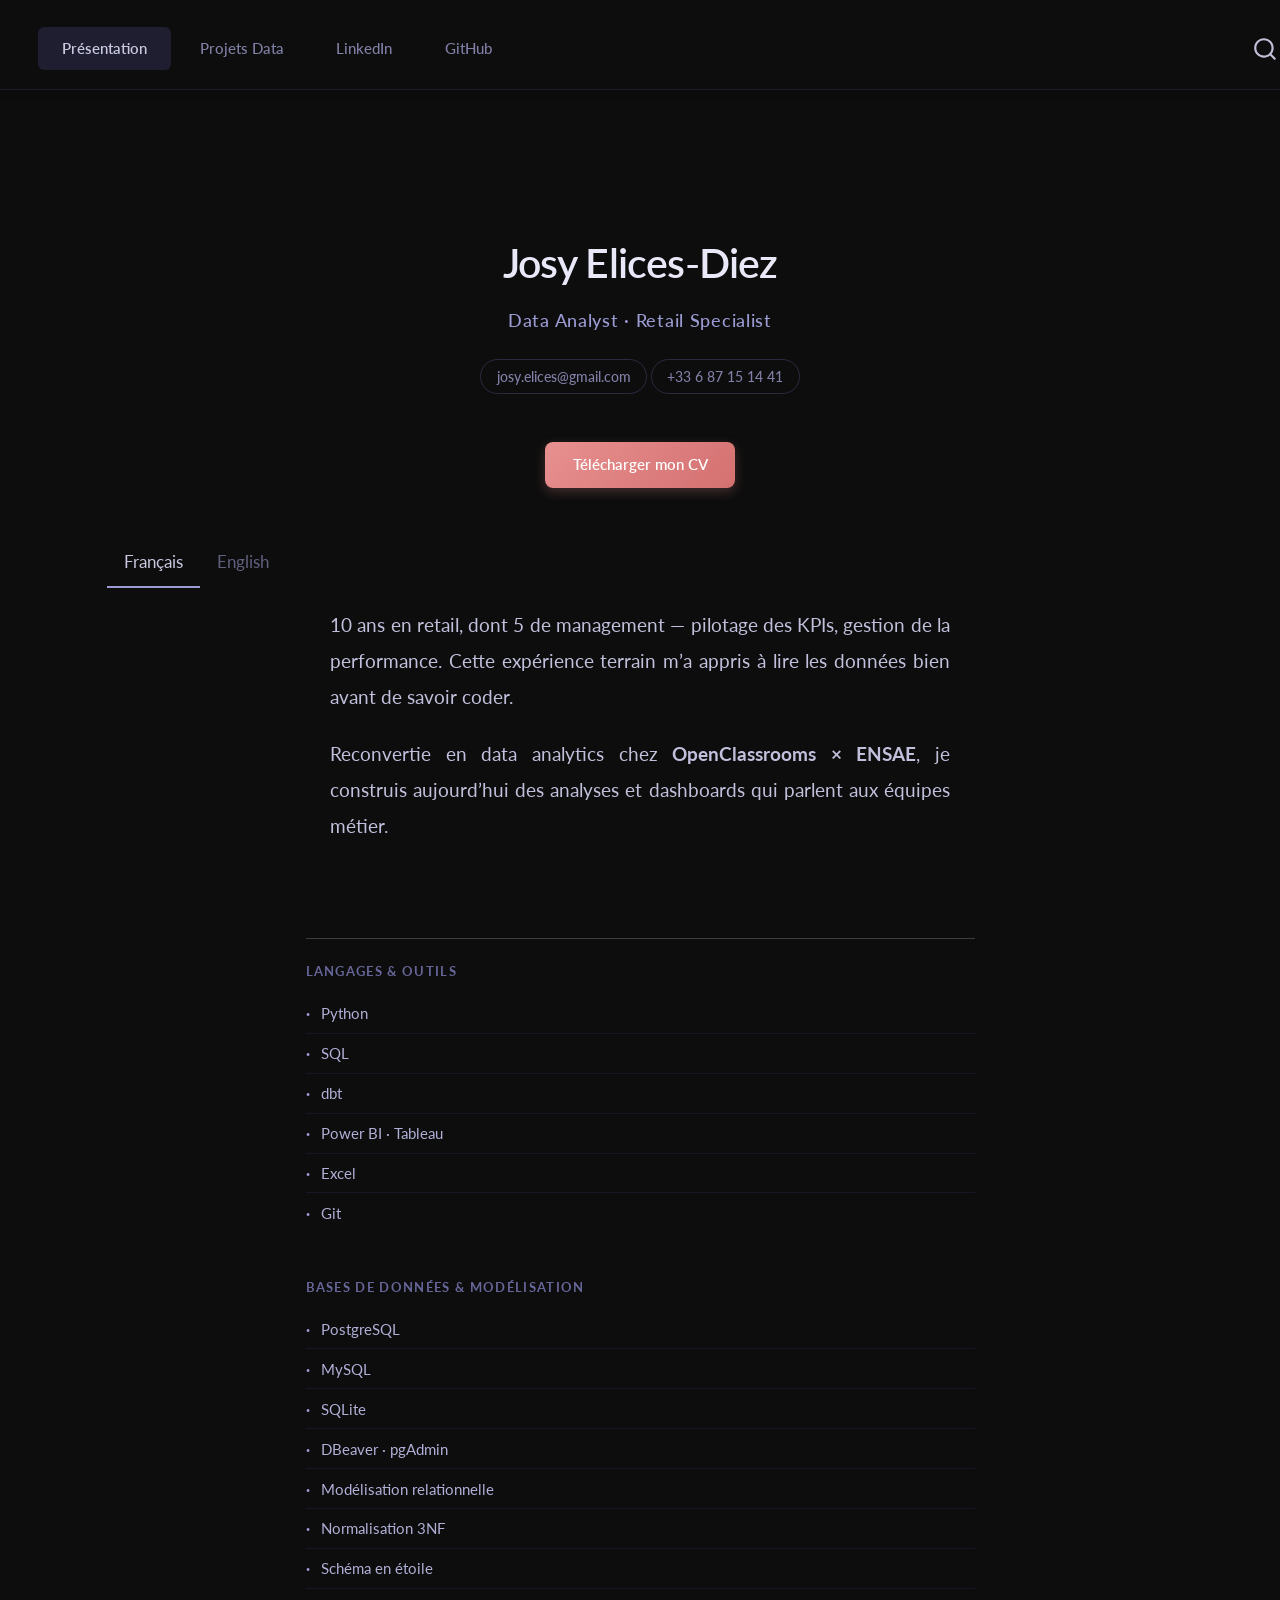
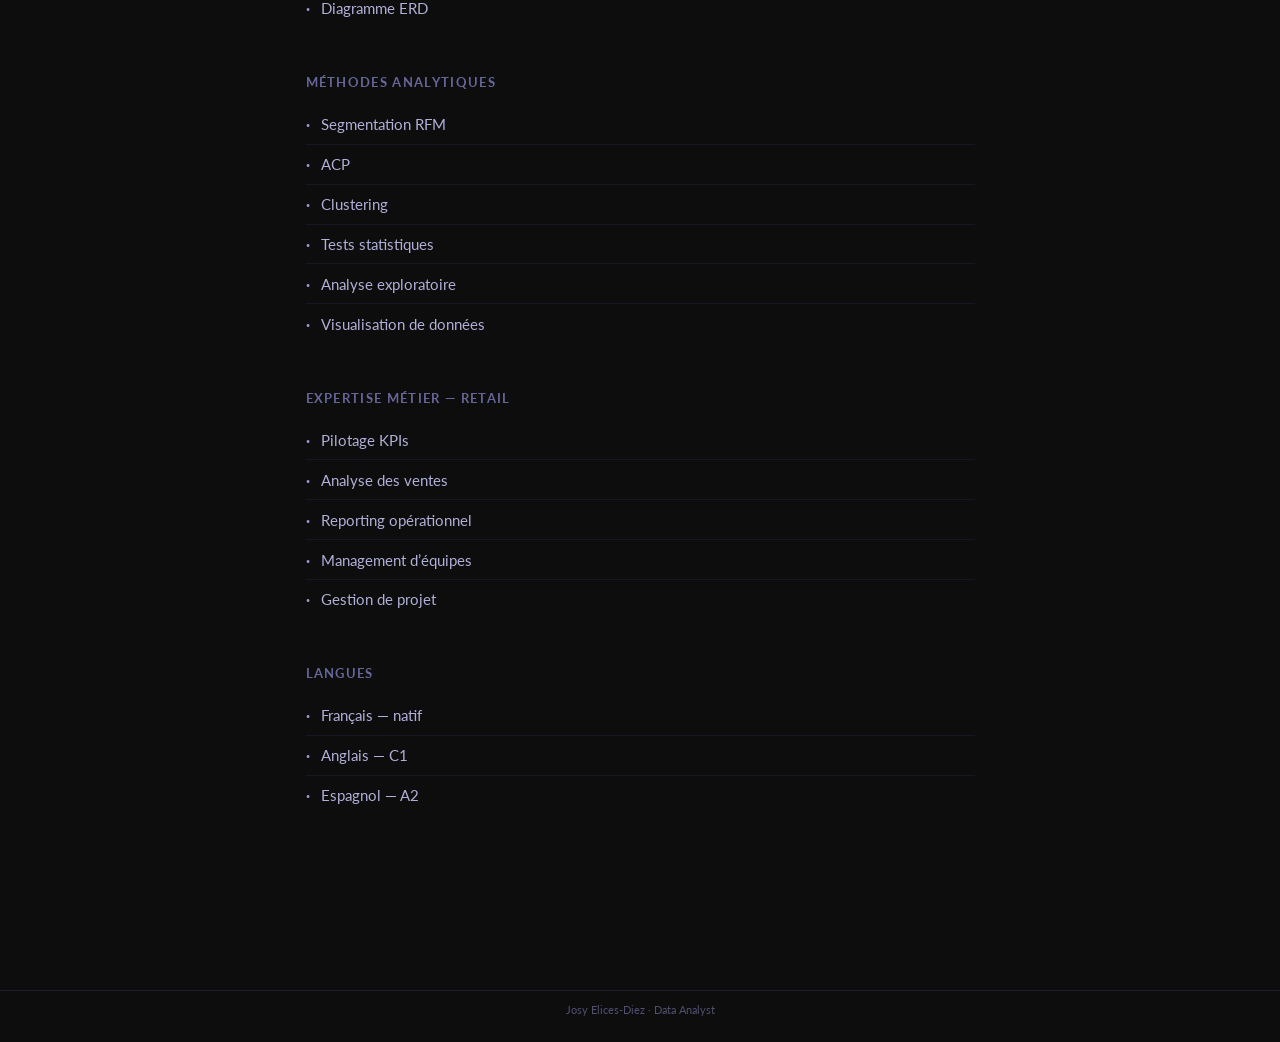
<file: docs/index.html>
<!DOCTYPE html>
<html xmlns="http://www.w3.org/1999/xhtml" lang="en" xml:lang="en"><head>

<meta charset="utf-8">
<meta name="generator" content="quarto-1.9.37">

<meta name="viewport" content="width=device-width, initial-scale=1.0, user-scalable=yes">


<title>PORTFOLIO 2026</title>
<style>
/* Default styles provided by pandoc.
** See https://pandoc.org/MANUAL.html#variables-for-html for config info.
*/
code{white-space: pre-wrap;}
span.smallcaps{font-variant: small-caps;}
div.columns{display: flex; gap: min(4vw, 1.5em);}
div.column{flex: auto; overflow-x: auto;}
div.hanging-indent{margin-left: 1.5em; text-indent: -1.5em;}
ul.task-list{list-style: none;}
ul.task-list li input[type="checkbox"] {
  width: 0.8em;
  margin: 0 0.8em 0.2em -1em; /* quarto-specific, see https://github.com/quarto-dev/quarto-cli/issues/4556 */ 
  vertical-align: middle;
}
</style>


<script src="site_libs/quarto-nav/quarto-nav.js"></script>
<script src="site_libs/clipboard/clipboard.min.js"></script>
<script src="site_libs/quarto-search/autocomplete.umd.js"></script>
<script src="site_libs/quarto-search/fuse.min.js"></script>
<script src="site_libs/quarto-search/quarto-search.js"></script>
<meta name="quarto:offset" content="./">
<link href="./assets/favicon.png" rel="icon" type="image/png">
<script src="site_libs/quarto-html/quarto.js" type="module"></script>
<script src="site_libs/quarto-html/tabsets/tabsets.js" type="module"></script>
<script src="site_libs/quarto-html/popper.min.js"></script>
<script src="site_libs/quarto-html/tippy.umd.min.js"></script>
<script src="site_libs/quarto-html/anchor.min.js"></script>
<link href="site_libs/quarto-html/tippy.css" rel="stylesheet">
<link href="site_libs/quarto-html/quarto-syntax-highlighting-dark-d0ae9245876894da5ac7e18953ecc5cc.css" rel="stylesheet" id="quarto-text-highlighting-styles">
<script src="site_libs/bootstrap/bootstrap.min.js"></script>
<link href="site_libs/bootstrap/bootstrap-icons.css" rel="stylesheet">
<link href="site_libs/bootstrap/bootstrap-ee089b5cd8c331d37006e611d21b4011.min.css" rel="stylesheet" append-hash="true" id="quarto-bootstrap" data-mode="dark">
<script id="quarto-search-options" type="application/json">{
  "location": "navbar",
  "copy-button": false,
  "collapse-after": 3,
  "panel-placement": "end",
  "type": "overlay",
  "limit": 50,
  "keyboard-shortcut": [
    "f",
    "/",
    "s"
  ],
  "show-item-context": false,
  "language": {
    "search-no-results-text": "No results",
    "search-matching-documents-text": "matching documents",
    "search-copy-link-title": "Copy link to search",
    "search-hide-matches-text": "Hide additional matches",
    "search-more-match-text": "more match in this document",
    "search-more-matches-text": "more matches in this document",
    "search-clear-button-title": "Clear",
    "search-text-placeholder": "",
    "search-detached-cancel-button-title": "Cancel",
    "search-submit-button-title": "Submit",
    "search-label": "Search"
  }
}</script>
<style>html{ scroll-behavior: smooth; }</style>


</head>

<body class="nav-fixed quarto-light">

<div id="quarto-search-results"></div>
  <header id="quarto-header" class="headroom fixed-top">
    <nav class="navbar navbar-expand-lg " data-bs-theme="dark">
      <div class="navbar-container container-fluid">
      <div class="navbar-brand-container mx-auto">
    <a class="navbar-brand" href="./index.html">
    <span class="navbar-title">PORTFOLIO 2026</span>
    </a>
  </div>
            <div id="quarto-search" class="" title="Search"></div>
          <button class="navbar-toggler" type="button" data-bs-toggle="collapse" data-bs-target="#navbarCollapse" aria-controls="navbarCollapse" role="menu" aria-expanded="false" aria-label="Toggle navigation" onclick="if (window.quartoToggleHeadroom) { window.quartoToggleHeadroom(); }">
  <span class="navbar-toggler-icon"></span>
</button>
          <div class="collapse navbar-collapse" id="navbarCollapse">
            <ul class="navbar-nav navbar-nav-scroll me-auto">
  <li class="nav-item">
    <a class="nav-link active" href="./index.html" aria-current="page"> 
<span class="menu-text">Présentation</span></a>
  </li>  
  <li class="nav-item">
    <a class="nav-link" href="./projets.html"> 
<span class="menu-text">Projets Data</span></a>
  </li>  
  <li class="nav-item">
    <a class="nav-link" href="https://www.linkedin.com/in/josy-elices-diez-03523225a/"> 
<span class="menu-text">LinkedIn</span></a>
  </li>  
  <li class="nav-item">
    <a class="nav-link" href="https://github.com/Elicesjo"> 
<span class="menu-text">GitHub</span></a>
  </li>  
</ul>
          </div> <!-- /navcollapse -->
            <div class="quarto-navbar-tools">
</div>
      </div> <!-- /container-fluid -->
    </nav>
</header>
<!-- content -->
<div id="quarto-content" class="quarto-container page-columns page-rows-contents page-layout-full page-navbar">
<!-- sidebar -->
<!-- margin-sidebar -->
    
<!-- main -->
<main class="content column-page" id="quarto-document-content"><header id="title-block-header" class="quarto-title-block"></header>




<section id="josy-elices-diez" class="level1 about-hero">
<h1>Josy Elices-Diez</h1>
<div class="job-title">
<p>Data Analyst · Retail Specialist</p>
</div>
<div class="contact-links">
<p><a href="mailto:josy.elices@gmail.com" class="contact-link">josy.elices@gmail.com</a> <a href="tel:+33687151441" class="contact-link">+33 6 87 15 14 41</a></p>
</div>
<div class="hero-actions">
<p><a href="assets/cv.pdf" class="cv-btn">Télécharger mon CV</a></p>
</div>
<div class="tabset-margin-container"></div><div class="panel-tabset">
<ul class="nav nav-tabs" role="tablist"><li class="nav-item" role="presentation"><a class="nav-link active" id="tabset-1-1-tab" data-bs-toggle="tab" data-bs-target="#tabset-1-1" role="tab" aria-controls="tabset-1-1" aria-selected="true" href="">Français</a></li><li class="nav-item" role="presentation"><a class="nav-link" id="tabset-1-2-tab" data-bs-toggle="tab" data-bs-target="#tabset-1-2" role="tab" aria-controls="tabset-1-2" aria-selected="false" href="">English</a></li></ul>
<div class="tab-content">
<div id="tabset-1-1" class="tab-pane active" role="tabpanel" aria-labelledby="tabset-1-1-tab">
<p>10 ans en retail, dont 5 de management — pilotage des KPIs, gestion de la performance. Cette expérience terrain m’a appris à lire les données bien avant de savoir coder.</p>
<p>Reconvertie en data analytics chez <strong>OpenClassrooms × ENSAE</strong>, je construis aujourd’hui des analyses et dashboards qui parlent aux équipes métier.</p>
</div>
<div id="tabset-1-2" class="tab-pane" role="tabpanel" aria-labelledby="tabset-1-2-tab">
<p>10 years in retail, 5 in management — KPI tracking, performance management. That hands-on experience taught me to read data long before I learned to code.</p>
<p>Retrained in data analytics at <strong>OpenClassrooms × ENSAE</strong>, I now build analyses and dashboards that speak to business teams.</p>
</div>
</div>
</div>
</section>
<div class="about-content">
<hr>
<section id="langages-outils" class="level4 skill-group">
<h4 class="anchored" data-anchor-id="langages-outils">Langages &amp; outils</h4>
<ul>
<li>Python</li>
<li>SQL</li>
<li>dbt</li>
<li>Power BI · Tableau</li>
<li>Excel</li>
<li>Git</li>
</ul>
</section>
<section id="bases-de-données-modélisation" class="level4 skill-group">
<h4 class="anchored" data-anchor-id="bases-de-données-modélisation">Bases de données &amp; modélisation</h4>
<ul>
<li>PostgreSQL</li>
<li>MySQL</li>
<li>SQLite</li>
<li>DBeaver · pgAdmin</li>
<li>Modélisation relationnelle</li>
<li>Normalisation 3NF</li>
<li>Schéma en étoile</li>
<li>Diagramme ERD</li>
</ul>
</section>
<section id="méthodes-analytiques" class="level4 skill-group">
<h4 class="anchored" data-anchor-id="méthodes-analytiques">Méthodes analytiques</h4>
<ul>
<li>Segmentation RFM</li>
<li>ACP</li>
<li>Clustering</li>
<li>Tests statistiques</li>
<li>Analyse exploratoire</li>
<li>Visualisation de données</li>
</ul>
</section>
<section id="expertise-métier-retail" class="level4 skill-group">
<h4 class="anchored" data-anchor-id="expertise-métier-retail">Expertise métier — Retail</h4>
<ul>
<li>Pilotage KPIs</li>
<li>Analyse des ventes</li>
<li>Reporting opérationnel</li>
<li>Management d’équipes</li>
<li>Gestion de projet</li>
</ul>
</section>
<section id="langues" class="level4 skill-group">
<h4 class="anchored" data-anchor-id="langues">Langues</h4>
<ul>
<li>Français — natif</li>
<li>Anglais — C1</li>
<li>Espagnol — A2</li>
</ul>
</section>
</div>



</main> <!-- /main -->
<script id="quarto-html-after-body" type="application/javascript">
  window.document.addEventListener("DOMContentLoaded", function (event) {
    const icon = "";
    const anchorJS = new window.AnchorJS();
    anchorJS.options = {
      placement: 'right',
      icon: icon
    };
    anchorJS.add('.anchored');
    const isCodeAnnotation = (el) => {
      for (const clz of el.classList) {
        if (clz.startsWith('code-annotation-')) {                     
          return true;
        }
      }
      return false;
    }
    const onCopySuccess = function(e) {
      // button target
      const button = e.trigger;
      // don't keep focus
      button.blur();
      // flash "checked"
      button.classList.add('code-copy-button-checked');
      var currentTitle = button.getAttribute("title");
      button.setAttribute("title", "Copied!");
      let tooltip;
      if (window.bootstrap) {
        button.setAttribute("data-bs-toggle", "tooltip");
        button.setAttribute("data-bs-placement", "left");
        button.setAttribute("data-bs-title", "Copied!");
        tooltip = new bootstrap.Tooltip(button, 
          { trigger: "manual", 
            customClass: "code-copy-button-tooltip",
            offset: [0, -8]});
        tooltip.show();    
      }
      setTimeout(function() {
        if (tooltip) {
          tooltip.hide();
          button.removeAttribute("data-bs-title");
          button.removeAttribute("data-bs-toggle");
          button.removeAttribute("data-bs-placement");
        }
        button.setAttribute("title", currentTitle);
        button.classList.remove('code-copy-button-checked');
      }, 1000);
      // clear code selection
      e.clearSelection();
    }
    const getTextToCopy = function(trigger) {
      const outerScaffold = trigger.parentElement.cloneNode(true);
      const codeEl = outerScaffold.querySelector('code');
      for (const childEl of codeEl.children) {
        if (isCodeAnnotation(childEl)) {
          childEl.remove();
        }
      }
      return codeEl.innerText;
    }
    const clipboard = new window.ClipboardJS('.code-copy-button:not([data-in-quarto-modal])', {
      text: getTextToCopy
    });
    clipboard.on('success', onCopySuccess);
    if (window.document.getElementById('quarto-embedded-source-code-modal')) {
      const clipboardModal = new window.ClipboardJS('.code-copy-button[data-in-quarto-modal]', {
        text: getTextToCopy,
        container: window.document.getElementById('quarto-embedded-source-code-modal')
      });
      clipboardModal.on('success', onCopySuccess);
    }
      var localhostRegex = new RegExp(/^(?:http|https):\/\/localhost\:?[0-9]*\//);
      var mailtoRegex = new RegExp(/^mailto:/);
        var filterRegex = new RegExp('/' + window.location.host + '/');
      var isInternal = (href) => {
          return filterRegex.test(href) || localhostRegex.test(href) || mailtoRegex.test(href);
      }
      // Inspect non-navigation links and adorn them if external
     var links = window.document.querySelectorAll('a[href]:not(.nav-link):not(.navbar-brand):not(.toc-action):not(.sidebar-link):not(.sidebar-item-toggle):not(.pagination-link):not(.no-external):not([aria-hidden]):not(.dropdown-item):not(.quarto-navigation-tool):not(.about-link)');
      for (var i=0; i<links.length; i++) {
        const link = links[i];
        if (!isInternal(link.href)) {
          // undo the damage that might have been done by quarto-nav.js in the case of
          // links that we want to consider external
          if (link.dataset.originalHref !== undefined) {
            link.href = link.dataset.originalHref;
          }
        }
      }
    function tippyHover(el, contentFn, onTriggerFn, onUntriggerFn) {
      const config = {
        allowHTML: true,
        maxWidth: 500,
        delay: 100,
        arrow: false,
        appendTo: function(el) {
            return el.parentElement;
        },
        interactive: true,
        interactiveBorder: 10,
        theme: 'quarto',
        placement: 'bottom-start',
      };
      if (contentFn) {
        config.content = contentFn;
      }
      if (onTriggerFn) {
        config.onTrigger = onTriggerFn;
      }
      if (onUntriggerFn) {
        config.onUntrigger = onUntriggerFn;
      }
      window.tippy(el, config); 
    }
    const noterefs = window.document.querySelectorAll('a[role="doc-noteref"]');
    for (var i=0; i<noterefs.length; i++) {
      const ref = noterefs[i];
      tippyHover(ref, function() {
        // use id or data attribute instead here
        let href = ref.getAttribute('data-footnote-href') || ref.getAttribute('href');
        try { href = new URL(href).hash; } catch {}
        const id = href.replace(/^#\/?/, "");
        const note = window.document.getElementById(id);
        if (note) {
          return note.innerHTML;
        } else {
          return "";
        }
      });
    }
    const xrefs = window.document.querySelectorAll('a.quarto-xref');
    const processXRef = (id, note) => {
      // Strip column container classes
      const stripColumnClz = (el) => {
        el.classList.remove("page-full", "page-columns");
        if (el.children) {
          for (const child of el.children) {
            stripColumnClz(child);
          }
        }
      }
      stripColumnClz(note)
      if (id === null || id.startsWith('sec-')) {
        // Special case sections, only their first couple elements
        const container = document.createElement("div");
        if (note.children && note.children.length > 2) {
          container.appendChild(note.children[0].cloneNode(true));
          for (let i = 1; i < note.children.length; i++) {
            const child = note.children[i];
            if (child.tagName === "P" && child.innerText === "") {
              continue;
            } else {
              container.appendChild(child.cloneNode(true));
              break;
            }
          }
          if (window.Quarto?.typesetMath) {
            window.Quarto.typesetMath(container);
          }
          return container.innerHTML
        } else {
          if (window.Quarto?.typesetMath) {
            window.Quarto.typesetMath(note);
          }
          return note.innerHTML;
        }
      } else {
        // Remove any anchor links if they are present
        const anchorLink = note.querySelector('a.anchorjs-link');
        if (anchorLink) {
          anchorLink.remove();
        }
        if (window.Quarto?.typesetMath) {
          window.Quarto.typesetMath(note);
        }
        if (note.classList.contains("callout")) {
          return note.outerHTML;
        } else {
          return note.innerHTML;
        }
      }
    }
    for (var i=0; i<xrefs.length; i++) {
      const xref = xrefs[i];
      tippyHover(xref, undefined, function(instance) {
        instance.disable();
        let url = xref.getAttribute('href');
        let hash = undefined; 
        if (url.startsWith('#')) {
          hash = url;
        } else {
          try { hash = new URL(url).hash; } catch {}
        }
        if (hash) {
          const id = hash.replace(/^#\/?/, "");
          const note = window.document.getElementById(id);
          if (note !== null) {
            try {
              const html = processXRef(id, note.cloneNode(true));
              instance.setContent(html);
            } finally {
              instance.enable();
              instance.show();
            }
          } else {
            // See if we can fetch this
            fetch(url.split('#')[0])
            .then(res => res.text())
            .then(html => {
              const parser = new DOMParser();
              const htmlDoc = parser.parseFromString(html, "text/html");
              const note = htmlDoc.getElementById(id);
              if (note !== null) {
                const html = processXRef(id, note);
                instance.setContent(html);
              } 
            }).finally(() => {
              instance.enable();
              instance.show();
            });
          }
        } else {
          // See if we can fetch a full url (with no hash to target)
          // This is a special case and we should probably do some content thinning / targeting
          fetch(url)
          .then(res => res.text())
          .then(html => {
            const parser = new DOMParser();
            const htmlDoc = parser.parseFromString(html, "text/html");
            const note = htmlDoc.querySelector('main.content');
            if (note !== null) {
              // This should only happen for chapter cross references
              // (since there is no id in the URL)
              // remove the first header
              if (note.children.length > 0 && note.children[0].tagName === "HEADER") {
                note.children[0].remove();
              }
              const html = processXRef(null, note);
              instance.setContent(html);
            } 
          }).finally(() => {
            instance.enable();
            instance.show();
          });
        }
      }, function(instance) {
      });
    }
        let selectedAnnoteEl;
        const selectorForAnnotation = ( cell, annotation) => {
          let cellAttr = 'data-code-cell="' + cell + '"';
          let lineAttr = 'data-code-annotation="' +  annotation + '"';
          const selector = 'span[' + cellAttr + '][' + lineAttr + ']';
          return selector;
        }
        const selectCodeLines = (annoteEl) => {
          const doc = window.document;
          const targetCell = annoteEl.getAttribute("data-target-cell");
          const targetAnnotation = annoteEl.getAttribute("data-target-annotation");
          const annoteSpan = window.document.querySelector(selectorForAnnotation(targetCell, targetAnnotation));
          const lines = annoteSpan.getAttribute("data-code-lines").split(",");
          const lineIds = lines.map((line) => {
            return targetCell + "-" + line;
          })
          let top = null;
          let height = null;
          let parent = null;
          if (lineIds.length > 0) {
              //compute the position of the single el (top and bottom and make a div)
              const el = window.document.getElementById(lineIds[0]);
              top = el.offsetTop;
              height = el.offsetHeight;
              parent = el.parentElement.parentElement;
            if (lineIds.length > 1) {
              const lastEl = window.document.getElementById(lineIds[lineIds.length - 1]);
              const bottom = lastEl.offsetTop + lastEl.offsetHeight;
              height = bottom - top;
            }
            if (top !== null && height !== null && parent !== null) {
              // cook up a div (if necessary) and position it 
              let div = window.document.getElementById("code-annotation-line-highlight");
              if (div === null) {
                div = window.document.createElement("div");
                div.setAttribute("id", "code-annotation-line-highlight");
                div.style.position = 'absolute';
                parent.appendChild(div);
              }
              div.style.top = top - 2 + "px";
              div.style.height = height + 4 + "px";
              div.style.left = 0;
              let gutterDiv = window.document.getElementById("code-annotation-line-highlight-gutter");
              if (gutterDiv === null) {
                gutterDiv = window.document.createElement("div");
                gutterDiv.setAttribute("id", "code-annotation-line-highlight-gutter");
                gutterDiv.style.position = 'absolute';
                const codeCell = window.document.getElementById(targetCell);
                const gutter = codeCell.querySelector('.code-annotation-gutter');
                gutter.appendChild(gutterDiv);
              }
              gutterDiv.style.top = top - 2 + "px";
              gutterDiv.style.height = height + 4 + "px";
            }
            selectedAnnoteEl = annoteEl;
          }
        };
        const unselectCodeLines = () => {
          const elementsIds = ["code-annotation-line-highlight", "code-annotation-line-highlight-gutter"];
          elementsIds.forEach((elId) => {
            const div = window.document.getElementById(elId);
            if (div) {
              div.remove();
            }
          });
          selectedAnnoteEl = undefined;
        };
          // Handle positioning of the toggle
      window.addEventListener(
        "resize",
        throttle(() => {
          elRect = undefined;
          if (selectedAnnoteEl) {
            selectCodeLines(selectedAnnoteEl);
          }
        }, 10)
      );
      function throttle(fn, ms) {
      let throttle = false;
      let timer;
        return (...args) => {
          if(!throttle) { // first call gets through
              fn.apply(this, args);
              throttle = true;
          } else { // all the others get throttled
              if(timer) clearTimeout(timer); // cancel #2
              timer = setTimeout(() => {
                fn.apply(this, args);
                timer = throttle = false;
              }, ms);
          }
        };
      }
        // Attach click handler to the DT
        const annoteDls = window.document.querySelectorAll('dt[data-target-cell]');
        for (const annoteDlNode of annoteDls) {
          annoteDlNode.addEventListener('click', (event) => {
            const clickedEl = event.target;
            if (clickedEl !== selectedAnnoteEl) {
              unselectCodeLines();
              const activeEl = window.document.querySelector('dt[data-target-cell].code-annotation-active');
              if (activeEl) {
                activeEl.classList.remove('code-annotation-active');
              }
              selectCodeLines(clickedEl);
              clickedEl.classList.add('code-annotation-active');
            } else {
              // Unselect the line
              unselectCodeLines();
              clickedEl.classList.remove('code-annotation-active');
            }
          });
        }
    const findCites = (el) => {
      const parentEl = el.parentElement;
      if (parentEl) {
        const cites = parentEl.dataset.cites;
        if (cites) {
          return {
            el,
            cites: cites.split(' ')
          };
        } else {
          return findCites(el.parentElement)
        }
      } else {
        return undefined;
      }
    };
    var bibliorefs = window.document.querySelectorAll('a[role="doc-biblioref"]');
    for (var i=0; i<bibliorefs.length; i++) {
      const ref = bibliorefs[i];
      const citeInfo = findCites(ref);
      if (citeInfo) {
        tippyHover(citeInfo.el, function() {
          var popup = window.document.createElement('div');
          citeInfo.cites.forEach(function(cite) {
            var citeDiv = window.document.createElement('div');
            citeDiv.classList.add('hanging-indent');
            citeDiv.classList.add('csl-entry');
            var biblioDiv = window.document.getElementById('ref-' + cite);
            if (biblioDiv) {
              citeDiv.innerHTML = biblioDiv.innerHTML;
            }
            popup.appendChild(citeDiv);
          });
          return popup.innerHTML;
        });
      }
    }
  });
  </script>
</div> <!-- /content -->
<footer class="footer">
  <div class="nav-footer">
    <div class="nav-footer-left">
      &nbsp;
    </div>   
    <div class="nav-footer-center">
<p>Josy Elices-Diez · Data Analyst</p>
</div>
    <div class="nav-footer-right">
      &nbsp;
    </div>
  </div>
</footer>




<script src="site_libs/quarto-html/zenscroll-min.js"></script>
</body></html>
</file>
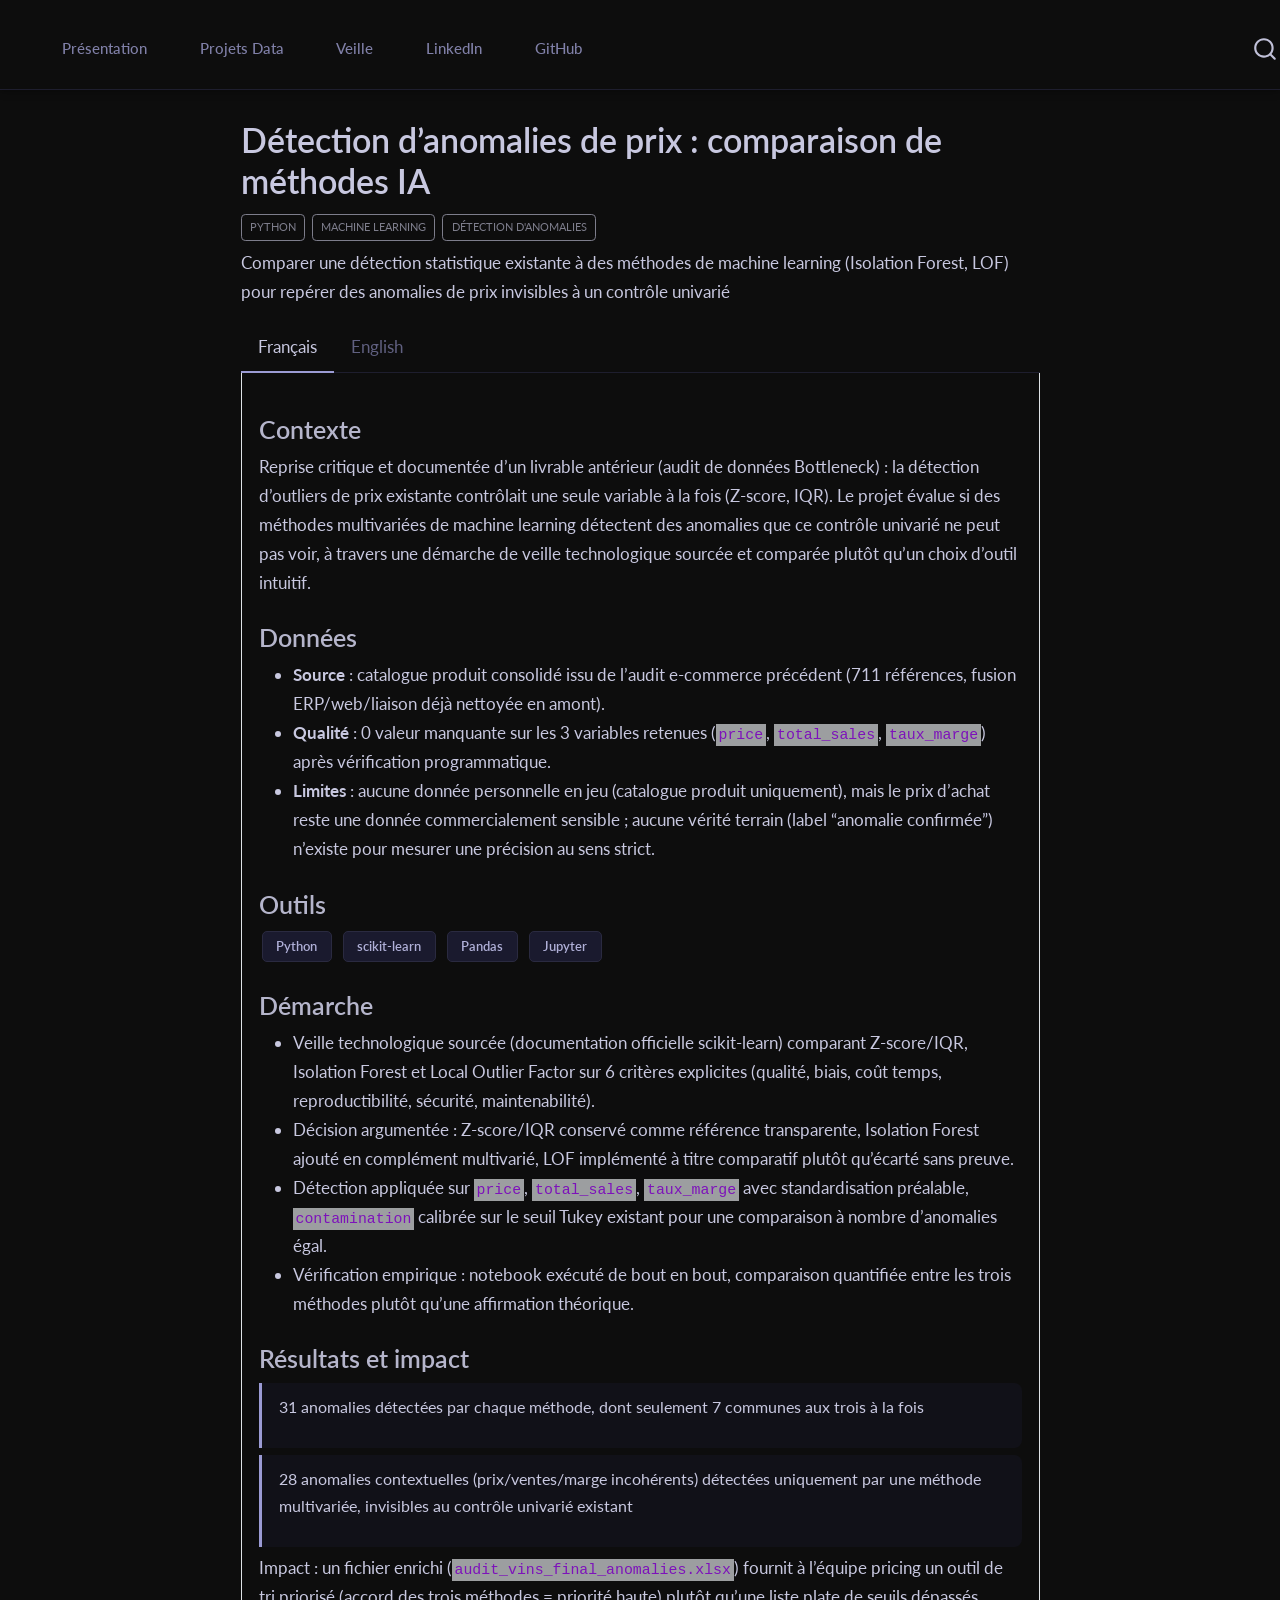
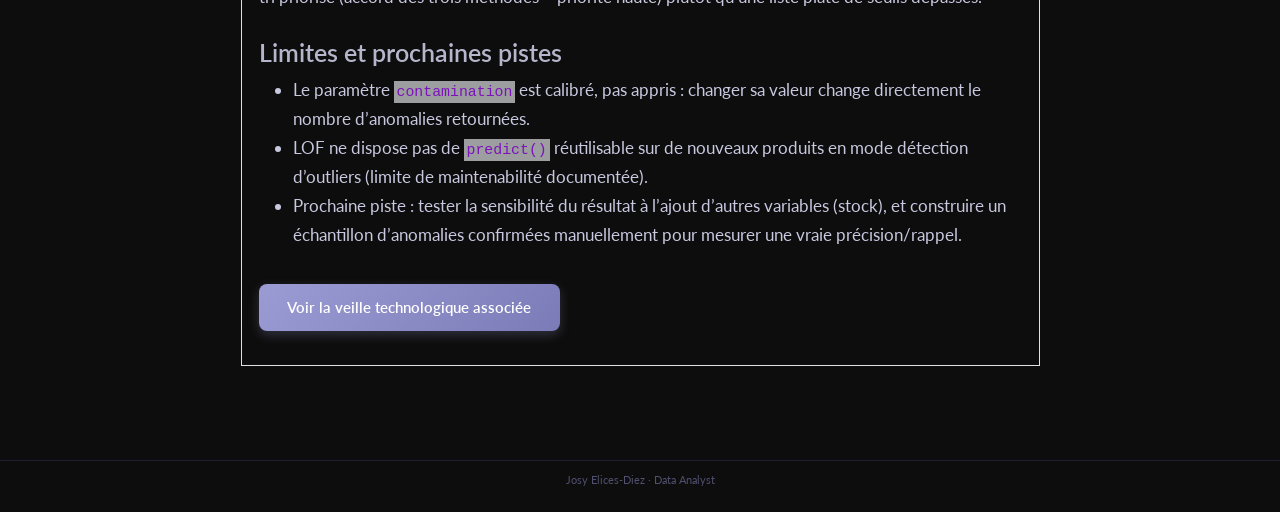
<file: docs/projets/detection-anomalies-prix/index.html>
<!DOCTYPE html>
<html xmlns="http://www.w3.org/1999/xhtml" lang="en" xml:lang="en"><head>

<meta charset="utf-8">
<meta name="generator" content="quarto-1.9.38">

<meta name="viewport" content="width=device-width, initial-scale=1.0, user-scalable=yes">

<meta name="description" content="Comparer une détection statistique existante à des méthodes de machine learning (Isolation Forest, LOF) pour repérer des anomalies de prix invisibles à un contrôle univarié">

<title>Détection d’anomalies de prix : comparaison de méthodes IA – PORTFOLIO 2026</title>
<style>
/* Default styles provided by pandoc.
** See https://pandoc.org/MANUAL.html#variables-for-html for config info.
*/
code{white-space: pre-wrap;}
span.smallcaps{font-variant: small-caps;}
div.columns{display: flex; gap: min(4vw, 1.5em);}
div.column{flex: auto; overflow-x: auto;}
div.hanging-indent{margin-left: 1.5em; text-indent: -1.5em;}
ul.task-list{list-style: none;}
ul.task-list li input[type="checkbox"] {
  width: 0.8em;
  margin: 0 0.8em 0.2em -1em; /* quarto-specific, see https://github.com/quarto-dev/quarto-cli/issues/4556 */ 
  vertical-align: middle;
}
</style>


<script src="../../site_libs/quarto-nav/quarto-nav.js"></script>
<script src="../../site_libs/clipboard/clipboard.min.js"></script>
<script src="../../site_libs/quarto-search/autocomplete.umd.js"></script>
<script src="../../site_libs/quarto-search/fuse.min.js"></script>
<script src="../../site_libs/quarto-search/quarto-search.js"></script>
<meta name="quarto:offset" content="../../">
<link href="../../assets/favicon.png" rel="icon" type="image/png">
<script src="../../site_libs/quarto-html/quarto.js" type="module"></script>
<script src="../../site_libs/quarto-html/tabsets/tabsets.js" type="module"></script>
<script src="../../site_libs/quarto-html/popper.min.js"></script>
<script src="../../site_libs/quarto-html/tippy.umd.min.js"></script>
<script src="../../site_libs/quarto-html/anchor.min.js"></script>
<link href="../../site_libs/quarto-html/tippy.css" rel="stylesheet">
<link href="../../site_libs/quarto-html/quarto-syntax-highlighting-dark-0a6b7249c26820e032cb0bd839ff02b1.css" rel="stylesheet" id="quarto-text-highlighting-styles">
<script src="../../site_libs/bootstrap/bootstrap.min.js"></script>
<link href="../../site_libs/bootstrap/bootstrap-icons.css" rel="stylesheet">
<link href="../../site_libs/bootstrap/bootstrap-ee089b5cd8c331d37006e611d21b4011.min.css" rel="stylesheet" append-hash="true" id="quarto-bootstrap" data-mode="dark">
<script id="quarto-search-options" type="application/json">{
  "location": "navbar",
  "copy-button": false,
  "collapse-after": 3,
  "panel-placement": "end",
  "type": "overlay",
  "limit": 50,
  "keyboard-shortcut": [
    "f",
    "/",
    "s"
  ],
  "show-item-context": false,
  "language": {
    "search-no-results-text": "No results",
    "search-matching-documents-text": "matching documents",
    "search-copy-link-title": "Copy link to search",
    "search-hide-matches-text": "Hide additional matches",
    "search-more-match-text": "more match in this document",
    "search-more-matches-text": "more matches in this document",
    "search-clear-button-title": "Clear",
    "search-text-placeholder": "",
    "search-detached-cancel-button-title": "Cancel",
    "search-submit-button-title": "Submit",
    "search-label": "Search"
  }
}</script>
<style>html{ scroll-behavior: smooth; }</style>


</head>

<body class="nav-fixed fullcontent quarto-light">

<div id="quarto-search-results"></div>
  <header id="quarto-header" class="headroom fixed-top">
    <nav class="navbar navbar-expand-lg " data-bs-theme="dark">
      <div class="navbar-container container-fluid">
      <div class="navbar-brand-container mx-auto">
    <a class="navbar-brand" href="../../index.html">
    <span class="navbar-title">PORTFOLIO 2026</span>
    </a>
  </div>
            <div id="quarto-search" class="" title="Search"></div>
          <button class="navbar-toggler" type="button" data-bs-toggle="collapse" data-bs-target="#navbarCollapse" aria-controls="navbarCollapse" role="menu" aria-expanded="false" aria-label="Toggle navigation" onclick="if (window.quartoToggleHeadroom) { window.quartoToggleHeadroom(); }">
  <span class="navbar-toggler-icon"></span>
</button>
          <div class="collapse navbar-collapse" id="navbarCollapse">
            <ul class="navbar-nav navbar-nav-scroll me-auto">
  <li class="nav-item">
    <a class="nav-link" href="../../index.html"> 
<span class="menu-text">Présentation</span></a>
  </li>  
  <li class="nav-item">
    <a class="nav-link" href="../../projets.html"> 
<span class="menu-text">Projets Data</span></a>
  </li>  
  <li class="nav-item">
    <a class="nav-link" href="../../veille.html"> 
<span class="menu-text">Veille</span></a>
  </li>  
  <li class="nav-item">
    <a class="nav-link" href="https://www.linkedin.com/in/josy-elices-diez-03523225a/"> 
<span class="menu-text">LinkedIn</span></a>
  </li>  
  <li class="nav-item">
    <a class="nav-link" href="https://github.com/Elicesjo"> 
<span class="menu-text">GitHub</span></a>
  </li>  
</ul>
          </div> <!-- /navcollapse -->
            <div class="quarto-navbar-tools">
</div>
      </div> <!-- /container-fluid -->
    </nav>
</header>
<!-- content -->
<div id="quarto-content" class="quarto-container page-columns page-rows-contents page-layout-article page-navbar">
<!-- sidebar -->
<!-- margin-sidebar -->
    
<!-- main -->
<main class="content" id="quarto-document-content">

<header id="title-block-header" class="quarto-title-block default">
<div class="quarto-title">
<h1 class="title">Détection d’anomalies de prix : comparaison de méthodes IA</h1>
  <div class="quarto-categories">
    <div class="quarto-category">Python</div>
    <div class="quarto-category">Machine Learning</div>
    <div class="quarto-category">Détection d'anomalies</div>
  </div>
  </div>

<div>
  <div class="description">
    Comparer une détection statistique existante à des méthodes de machine learning (Isolation Forest, LOF) pour repérer des anomalies de prix invisibles à un contrôle univarié
  </div>
</div>


<div class="quarto-title-meta">

    
  
    
  </div>
  


</header>


<div class="tabset-margin-container"></div><div class="panel-tabset">
<ul class="nav nav-tabs" role="tablist"><li class="nav-item" role="presentation"><a class="nav-link active" id="tabset-1-1-tab" data-bs-toggle="tab" data-bs-target="#tabset-1-1" role="tab" aria-controls="tabset-1-1" aria-selected="true" href="">Français</a></li><li class="nav-item" role="presentation"><a class="nav-link" id="tabset-1-2-tab" data-bs-toggle="tab" data-bs-target="#tabset-1-2" role="tab" aria-controls="tabset-1-2" aria-selected="false" href="">English</a></li></ul>
<div class="tab-content">
<div id="tabset-1-1" class="tab-pane active" role="tabpanel" aria-labelledby="tabset-1-1-tab">
<section id="contexte" class="level3">
<h3 class="anchored" data-anchor-id="contexte">Contexte</h3>
<p>Reprise critique et documentée d’un livrable antérieur (audit de données Bottleneck) : la détection d’outliers de prix existante contrôlait une seule variable à la fois (Z-score, IQR). Le projet évalue si des méthodes multivariées de machine learning détectent des anomalies que ce contrôle univarié ne peut pas voir, à travers une démarche de veille technologique sourcée et comparée plutôt qu’un choix d’outil intuitif.</p>
</section>
<section id="données" class="level3">
<h3 class="anchored" data-anchor-id="données">Données</h3>
<ul>
<li><strong>Source</strong> : catalogue produit consolidé issu de l’audit e-commerce précédent (711 références, fusion ERP/web/liaison déjà nettoyée en amont).</li>
<li><strong>Qualité</strong> : 0 valeur manquante sur les 3 variables retenues (<code>price</code>, <code>total_sales</code>, <code>taux_marge</code>) après vérification programmatique.</li>
<li><strong>Limites</strong> : aucune donnée personnelle en jeu (catalogue produit uniquement), mais le prix d’achat reste une donnée commercialement sensible ; aucune vérité terrain (label “anomalie confirmée”) n’existe pour mesurer une précision au sens strict.</li>
</ul>
</section>
<section id="outils" class="level3">
<h3 class="anchored" data-anchor-id="outils">Outils</h3>
<p><span class="tool-badge">Python</span> <span class="tool-badge">scikit-learn</span> <span class="tool-badge">Pandas</span> <span class="tool-badge">Jupyter</span></p>
</section>
<section id="démarche" class="level3">
<h3 class="anchored" data-anchor-id="démarche">Démarche</h3>
<ul>
<li>Veille technologique sourcée (documentation officielle scikit-learn) comparant Z-score/IQR, Isolation Forest et Local Outlier Factor sur 6 critères explicites (qualité, biais, coût temps, reproductibilité, sécurité, maintenabilité).</li>
<li>Décision argumentée : Z-score/IQR conservé comme référence transparente, Isolation Forest ajouté en complément multivarié, LOF implémenté à titre comparatif plutôt qu’écarté sans preuve.</li>
<li>Détection appliquée sur <code>price</code>, <code>total_sales</code>, <code>taux_marge</code> avec standardisation préalable, <code>contamination</code> calibrée sur le seuil Tukey existant pour une comparaison à nombre d’anomalies égal.</li>
<li>Vérification empirique : notebook exécuté de bout en bout, comparaison quantifiée entre les trois méthodes plutôt qu’une affirmation théorique.</li>
</ul>
</section>
<section id="résultats-et-impact" class="level3">
<h3 class="anchored" data-anchor-id="résultats-et-impact">Résultats et impact</h3>
<div class="key-result">
<p>31 anomalies détectées par chaque méthode, dont seulement 7 communes aux trois à la fois</p>
</div>
<div class="key-result">
<p>28 anomalies contextuelles (prix/ventes/marge incohérents) détectées uniquement par une méthode multivariée, invisibles au contrôle univarié existant</p>
</div>
<p>Impact : un fichier enrichi (<code>audit_vins_final_anomalies.xlsx</code>) fournit à l’équipe pricing un outil de tri priorisé (accord des trois méthodes = priorité haute) plutôt qu’une liste plate de seuils dépassés.</p>
</section>
<section id="limites-et-prochaines-pistes" class="level3">
<h3 class="anchored" data-anchor-id="limites-et-prochaines-pistes">Limites et prochaines pistes</h3>
<ul>
<li>Le paramètre <code>contamination</code> est calibré, pas appris : changer sa valeur change directement le nombre d’anomalies retournées.</li>
<li>LOF ne dispose pas de <code>predict()</code> réutilisable sur de nouveaux produits en mode détection d’outliers (limite de maintenabilité documentée).</li>
<li>Prochaine piste : tester la sensibilité du résultat à l’ajout d’autres variables (stock), et construire un échantillon d’anomalies confirmées manuellement pour mesurer une vraie précision/rappel.</li>
</ul>
<p><a href="../../veille.html" class="cta-btn" style="display:inline-block;margin-top:1rem;">Voir la veille technologique associée</a></p>
</section>
</div>
<div id="tabset-1-2" class="tab-pane" role="tabpanel" aria-labelledby="tabset-1-2-tab">
<section id="context" class="level3">
<h3 class="anchored" data-anchor-id="context">Context</h3>
<p>A critical, documented follow-up on a prior deliverable (Bottleneck data audit): the existing price-outlier detection checked one variable at a time (Z-score, IQR). This project evaluates whether multivariate machine learning methods catch anomalies that univariate control cannot see, through a sourced and compared technology review rather than an intuitive tool choice.</p>
</section>
<section id="data" class="level3">
<h3 class="anchored" data-anchor-id="data">Data</h3>
<ul>
<li><strong>Source</strong>: consolidated product catalog from the prior e-commerce audit (711 references, ERP/web/liaison merge already cleaned upstream).</li>
<li><strong>Quality</strong>: 0 missing values on the 3 retained variables (<code>price</code>, <code>total_sales</code>, <code>taux_marge</code>) after programmatic verification.</li>
<li><strong>Limits</strong>: no personal data involved (product catalog only), but purchase price remains commercially sensitive; no ground truth (confirmed “anomaly” label) exists to measure strict precision.</li>
</ul>
</section>
<section id="tools" class="level3">
<h3 class="anchored" data-anchor-id="tools">Tools</h3>
<p><span class="tool-badge">Python</span> <span class="tool-badge">scikit-learn</span> <span class="tool-badge">Pandas</span> <span class="tool-badge">Jupyter</span></p>
</section>
<section id="approach" class="level3">
<h3 class="anchored" data-anchor-id="approach">Approach</h3>
<ul>
<li>Sourced technology review (official scikit-learn documentation) comparing Z-score/IQR, Isolation Forest, and Local Outlier Factor on 6 explicit criteria (quality, bias, time cost, reproducibility, security, maintainability).</li>
<li>Argued decision: Z-score/IQR kept as the transparent baseline, Isolation Forest added as a multivariate complement, LOF implemented for comparison rather than dismissed without evidence.</li>
<li>Detection applied on <code>price</code>, <code>total_sales</code>, <code>taux_marge</code> with prior standardization, <code>contamination</code> calibrated on the existing Tukey threshold for an apples-to-apples comparison.</li>
<li>Empirical verification: notebook executed end to end, quantified comparison across the three methods rather than a theoretical claim.</li>
</ul>
</section>
<section id="results-and-impact" class="level3">
<h3 class="anchored" data-anchor-id="results-and-impact">Results and impact</h3>
<div class="key-result">
<p>31 anomalies flagged by each method, only 7 common to all three</p>
</div>
<div class="key-result">
<p>28 contextual anomalies (inconsistent price/sales/margin) caught only by a multivariate method, invisible to the existing univariate check</p>
</div>
<p>Impact: an enriched file (<code>audit_vins_final_anomalies.xlsx</code>) gives the pricing team a prioritized triage tool (agreement across all three methods = high priority) instead of a flat list of threshold breaches.</p>
</section>
<section id="limits-and-next-steps" class="level3">
<h3 class="anchored" data-anchor-id="limits-and-next-steps">Limits and next steps</h3>
<ul>
<li>The <code>contamination</code> parameter is calibrated, not learned: changing its value directly changes how many anomalies are returned.</li>
<li>LOF has no reusable <code>predict()</code> for new products in outlier-detection mode (documented maintainability limit).</li>
<li>Next step: test the result’s sensitivity to adding other variables (stock), and build a manually confirmed anomaly sample to measure real precision/recall.</li>
</ul>
<p><a href="../../veille.html" class="cta-btn" style="display:inline-block;margin-top:1rem;">See the related technology review</a></p>
</section>
</div>
</div>
</div>



</main> <!-- /main -->
<script id="quarto-html-after-body" type="application/javascript">
  window.document.addEventListener("DOMContentLoaded", function (event) {
    const icon = "";
    const anchorJS = new window.AnchorJS();
    anchorJS.options = {
      placement: 'right',
      icon: icon
    };
    anchorJS.add('.anchored');
    const isCodeAnnotation = (el) => {
      for (const clz of el.classList) {
        if (clz.startsWith('code-annotation-')) {                     
          return true;
        }
      }
      return false;
    }
    const onCopySuccess = function(e) {
      // button target
      const button = e.trigger;
      // don't keep focus
      button.blur();
      // flash "checked"
      button.classList.add('code-copy-button-checked');
      var currentTitle = button.getAttribute("title");
      button.setAttribute("title", "Copied!");
      let tooltip;
      if (window.bootstrap) {
        button.setAttribute("data-bs-toggle", "tooltip");
        button.setAttribute("data-bs-placement", "left");
        button.setAttribute("data-bs-title", "Copied!");
        tooltip = new bootstrap.Tooltip(button, 
          { trigger: "manual", 
            customClass: "code-copy-button-tooltip",
            offset: [0, -8]});
        tooltip.show();    
      }
      setTimeout(function() {
        if (tooltip) {
          tooltip.hide();
          button.removeAttribute("data-bs-title");
          button.removeAttribute("data-bs-toggle");
          button.removeAttribute("data-bs-placement");
        }
        button.setAttribute("title", currentTitle);
        button.classList.remove('code-copy-button-checked');
      }, 1000);
      // clear code selection
      e.clearSelection();
    }
    const getTextToCopy = function(trigger) {
      const outerScaffold = trigger.parentElement.cloneNode(true);
      const codeEl = outerScaffold.querySelector('code');
      for (const childEl of codeEl.children) {
        if (isCodeAnnotation(childEl)) {
          childEl.remove();
        }
      }
      return codeEl.innerText;
    }
    const clipboard = new window.ClipboardJS('.code-copy-button:not([data-in-quarto-modal])', {
      text: getTextToCopy
    });
    clipboard.on('success', onCopySuccess);
    if (window.document.getElementById('quarto-embedded-source-code-modal')) {
      const clipboardModal = new window.ClipboardJS('.code-copy-button[data-in-quarto-modal]', {
        text: getTextToCopy,
        container: window.document.getElementById('quarto-embedded-source-code-modal')
      });
      clipboardModal.on('success', onCopySuccess);
    }
      var localhostRegex = new RegExp(/^(?:http|https):\/\/localhost\:?[0-9]*\//);
      var mailtoRegex = new RegExp(/^mailto:/);
        var filterRegex = new RegExp('/' + window.location.host + '/');
      var isInternal = (href) => {
          return filterRegex.test(href) || localhostRegex.test(href) || mailtoRegex.test(href);
      }
      // Inspect non-navigation links and adorn them if external
     var links = window.document.querySelectorAll('a[href]:not(.nav-link):not(.navbar-brand):not(.toc-action):not(.sidebar-link):not(.sidebar-item-toggle):not(.pagination-link):not(.no-external):not([aria-hidden]):not(.dropdown-item):not(.quarto-navigation-tool):not(.about-link)');
      for (var i=0; i<links.length; i++) {
        const link = links[i];
        if (!isInternal(link.href)) {
          // undo the damage that might have been done by quarto-nav.js in the case of
          // links that we want to consider external
          if (link.dataset.originalHref !== undefined) {
            link.href = link.dataset.originalHref;
          }
        }
      }
    function tippyHover(el, contentFn, onTriggerFn, onUntriggerFn) {
      const config = {
        allowHTML: true,
        maxWidth: 500,
        delay: 100,
        arrow: false,
        appendTo: function(el) {
            return el.parentElement;
        },
        interactive: true,
        interactiveBorder: 10,
        theme: 'quarto',
        placement: 'bottom-start',
      };
      if (contentFn) {
        config.content = contentFn;
      }
      if (onTriggerFn) {
        config.onTrigger = onTriggerFn;
      }
      if (onUntriggerFn) {
        config.onUntrigger = onUntriggerFn;
      }
      window.tippy(el, config); 
    }
    const noterefs = window.document.querySelectorAll('a[role="doc-noteref"]');
    for (var i=0; i<noterefs.length; i++) {
      const ref = noterefs[i];
      tippyHover(ref, function() {
        // use id or data attribute instead here
        let href = ref.getAttribute('data-footnote-href') || ref.getAttribute('href');
        try { href = new URL(href).hash; } catch {}
        const id = href.replace(/^#\/?/, "");
        const note = window.document.getElementById(id);
        if (note) {
          return note.innerHTML;
        } else {
          return "";
        }
      });
    }
    const xrefs = window.document.querySelectorAll('a.quarto-xref');
    const processXRef = (id, note) => {
      // Strip column container classes
      const stripColumnClz = (el) => {
        el.classList.remove("page-full", "page-columns");
        if (el.children) {
          for (const child of el.children) {
            stripColumnClz(child);
          }
        }
      }
      stripColumnClz(note)
      if (id === null || id.startsWith('sec-')) {
        // Special case sections, only their first couple elements
        const container = document.createElement("div");
        if (note.children && note.children.length > 2) {
          container.appendChild(note.children[0].cloneNode(true));
          for (let i = 1; i < note.children.length; i++) {
            const child = note.children[i];
            if (child.tagName === "P" && child.innerText === "") {
              continue;
            } else {
              container.appendChild(child.cloneNode(true));
              break;
            }
          }
          if (window.Quarto?.typesetMath) {
            window.Quarto.typesetMath(container);
          }
          return container.innerHTML
        } else {
          if (window.Quarto?.typesetMath) {
            window.Quarto.typesetMath(note);
          }
          return note.innerHTML;
        }
      } else {
        // Remove any anchor links if they are present
        const anchorLink = note.querySelector('a.anchorjs-link');
        if (anchorLink) {
          anchorLink.remove();
        }
        if (window.Quarto?.typesetMath) {
          window.Quarto.typesetMath(note);
        }
        if (note.classList.contains("callout")) {
          return note.outerHTML;
        } else {
          return note.innerHTML;
        }
      }
    }
    for (var i=0; i<xrefs.length; i++) {
      const xref = xrefs[i];
      tippyHover(xref, undefined, function(instance) {
        instance.disable();
        let url = xref.getAttribute('href');
        let hash = undefined; 
        if (url.startsWith('#')) {
          hash = url;
        } else {
          try { hash = new URL(url).hash; } catch {}
        }
        if (hash) {
          const id = hash.replace(/^#\/?/, "");
          const note = window.document.getElementById(id);
          if (note !== null) {
            try {
              const html = processXRef(id, note.cloneNode(true));
              instance.setContent(html);
            } finally {
              instance.enable();
              instance.show();
            }
          } else {
            // See if we can fetch this
            fetch(url.split('#')[0])
            .then(res => res.text())
            .then(html => {
              const parser = new DOMParser();
              const htmlDoc = parser.parseFromString(html, "text/html");
              const note = htmlDoc.getElementById(id);
              if (note !== null) {
                const html = processXRef(id, note);
                instance.setContent(html);
              } 
            }).finally(() => {
              instance.enable();
              instance.show();
            });
          }
        } else {
          // See if we can fetch a full url (with no hash to target)
          // This is a special case and we should probably do some content thinning / targeting
          fetch(url)
          .then(res => res.text())
          .then(html => {
            const parser = new DOMParser();
            const htmlDoc = parser.parseFromString(html, "text/html");
            const note = htmlDoc.querySelector('main.content');
            if (note !== null) {
              // This should only happen for chapter cross references
              // (since there is no id in the URL)
              // remove the first header
              if (note.children.length > 0 && note.children[0].tagName === "HEADER") {
                note.children[0].remove();
              }
              const html = processXRef(null, note);
              instance.setContent(html);
            } 
          }).finally(() => {
            instance.enable();
            instance.show();
          });
        }
      }, function(instance) {
      });
    }
        let selectedAnnoteEl;
        const selectorForAnnotation = ( cell, annotation) => {
          let cellAttr = 'data-code-cell="' + cell + '"';
          let lineAttr = 'data-code-annotation="' +  annotation + '"';
          const selector = 'span[' + cellAttr + '][' + lineAttr + ']';
          return selector;
        }
        const selectCodeLines = (annoteEl) => {
          const doc = window.document;
          const targetCell = annoteEl.getAttribute("data-target-cell");
          const targetAnnotation = annoteEl.getAttribute("data-target-annotation");
          const annoteSpan = window.document.querySelector(selectorForAnnotation(targetCell, targetAnnotation));
          const lines = annoteSpan.getAttribute("data-code-lines").split(",");
          const lineIds = lines.map((line) => {
            return targetCell + "-" + line;
          })
          let top = null;
          let height = null;
          let parent = null;
          if (lineIds.length > 0) {
              //compute the position of the single el (top and bottom and make a div)
              const el = window.document.getElementById(lineIds[0]);
              top = el.offsetTop;
              height = el.offsetHeight;
              parent = el.parentElement.parentElement;
            if (lineIds.length > 1) {
              const lastEl = window.document.getElementById(lineIds[lineIds.length - 1]);
              const bottom = lastEl.offsetTop + lastEl.offsetHeight;
              height = bottom - top;
            }
            if (top !== null && height !== null && parent !== null) {
              // cook up a div (if necessary) and position it 
              let div = window.document.getElementById("code-annotation-line-highlight");
              if (div === null) {
                div = window.document.createElement("div");
                div.setAttribute("id", "code-annotation-line-highlight");
                div.style.position = 'absolute';
                parent.appendChild(div);
              }
              div.style.top = top - 2 + "px";
              div.style.height = height + 4 + "px";
              div.style.left = 0;
              let gutterDiv = window.document.getElementById("code-annotation-line-highlight-gutter");
              if (gutterDiv === null) {
                gutterDiv = window.document.createElement("div");
                gutterDiv.setAttribute("id", "code-annotation-line-highlight-gutter");
                gutterDiv.style.position = 'absolute';
                const codeCell = window.document.getElementById(targetCell);
                const gutter = codeCell.querySelector('.code-annotation-gutter');
                gutter.appendChild(gutterDiv);
              }
              gutterDiv.style.top = top - 2 + "px";
              gutterDiv.style.height = height + 4 + "px";
            }
            selectedAnnoteEl = annoteEl;
          }
        };
        const unselectCodeLines = () => {
          const elementsIds = ["code-annotation-line-highlight", "code-annotation-line-highlight-gutter"];
          elementsIds.forEach((elId) => {
            const div = window.document.getElementById(elId);
            if (div) {
              div.remove();
            }
          });
          selectedAnnoteEl = undefined;
        };
          // Handle positioning of the toggle
      window.addEventListener(
        "resize",
        throttle(() => {
          elRect = undefined;
          if (selectedAnnoteEl) {
            selectCodeLines(selectedAnnoteEl);
          }
        }, 10)
      );
      function throttle(fn, ms) {
      let throttle = false;
      let timer;
        return (...args) => {
          if(!throttle) { // first call gets through
              fn.apply(this, args);
              throttle = true;
          } else { // all the others get throttled
              if(timer) clearTimeout(timer); // cancel #2
              timer = setTimeout(() => {
                fn.apply(this, args);
                timer = throttle = false;
              }, ms);
          }
        };
      }
        // Attach click handler to the DT
        const annoteDls = window.document.querySelectorAll('dt[data-target-cell]');
        for (const annoteDlNode of annoteDls) {
          annoteDlNode.addEventListener('click', (event) => {
            const clickedEl = event.target;
            if (clickedEl !== selectedAnnoteEl) {
              unselectCodeLines();
              const activeEl = window.document.querySelector('dt[data-target-cell].code-annotation-active');
              if (activeEl) {
                activeEl.classList.remove('code-annotation-active');
              }
              selectCodeLines(clickedEl);
              clickedEl.classList.add('code-annotation-active');
            } else {
              // Unselect the line
              unselectCodeLines();
              clickedEl.classList.remove('code-annotation-active');
            }
          });
        }
    const findCites = (el) => {
      const parentEl = el.parentElement;
      if (parentEl) {
        const cites = parentEl.dataset.cites;
        if (cites) {
          return {
            el,
            cites: cites.split(' ')
          };
        } else {
          return findCites(el.parentElement)
        }
      } else {
        return undefined;
      }
    };
    var bibliorefs = window.document.querySelectorAll('a[role="doc-biblioref"]');
    for (var i=0; i<bibliorefs.length; i++) {
      const ref = bibliorefs[i];
      const citeInfo = findCites(ref);
      if (citeInfo) {
        tippyHover(citeInfo.el, function() {
          var popup = window.document.createElement('div');
          citeInfo.cites.forEach(function(cite) {
            var citeDiv = window.document.createElement('div');
            citeDiv.classList.add('hanging-indent');
            citeDiv.classList.add('csl-entry');
            var biblioDiv = window.document.getElementById('ref-' + cite);
            if (biblioDiv) {
              citeDiv.innerHTML = biblioDiv.innerHTML;
            }
            popup.appendChild(citeDiv);
          });
          return popup.innerHTML;
        });
      }
    }
  });
  </script>
</div> <!-- /content -->
<footer class="footer">
  <div class="nav-footer">
    <div class="nav-footer-left">
      &nbsp;
    </div>   
    <div class="nav-footer-center">
<p>Josy Elices-Diez · Data Analyst</p>
</div>
    <div class="nav-footer-right">
      &nbsp;
    </div>
  </div>
</footer>




<script src="../../site_libs/quarto-html/zenscroll-min.js"></script>
</body></html>
</file>
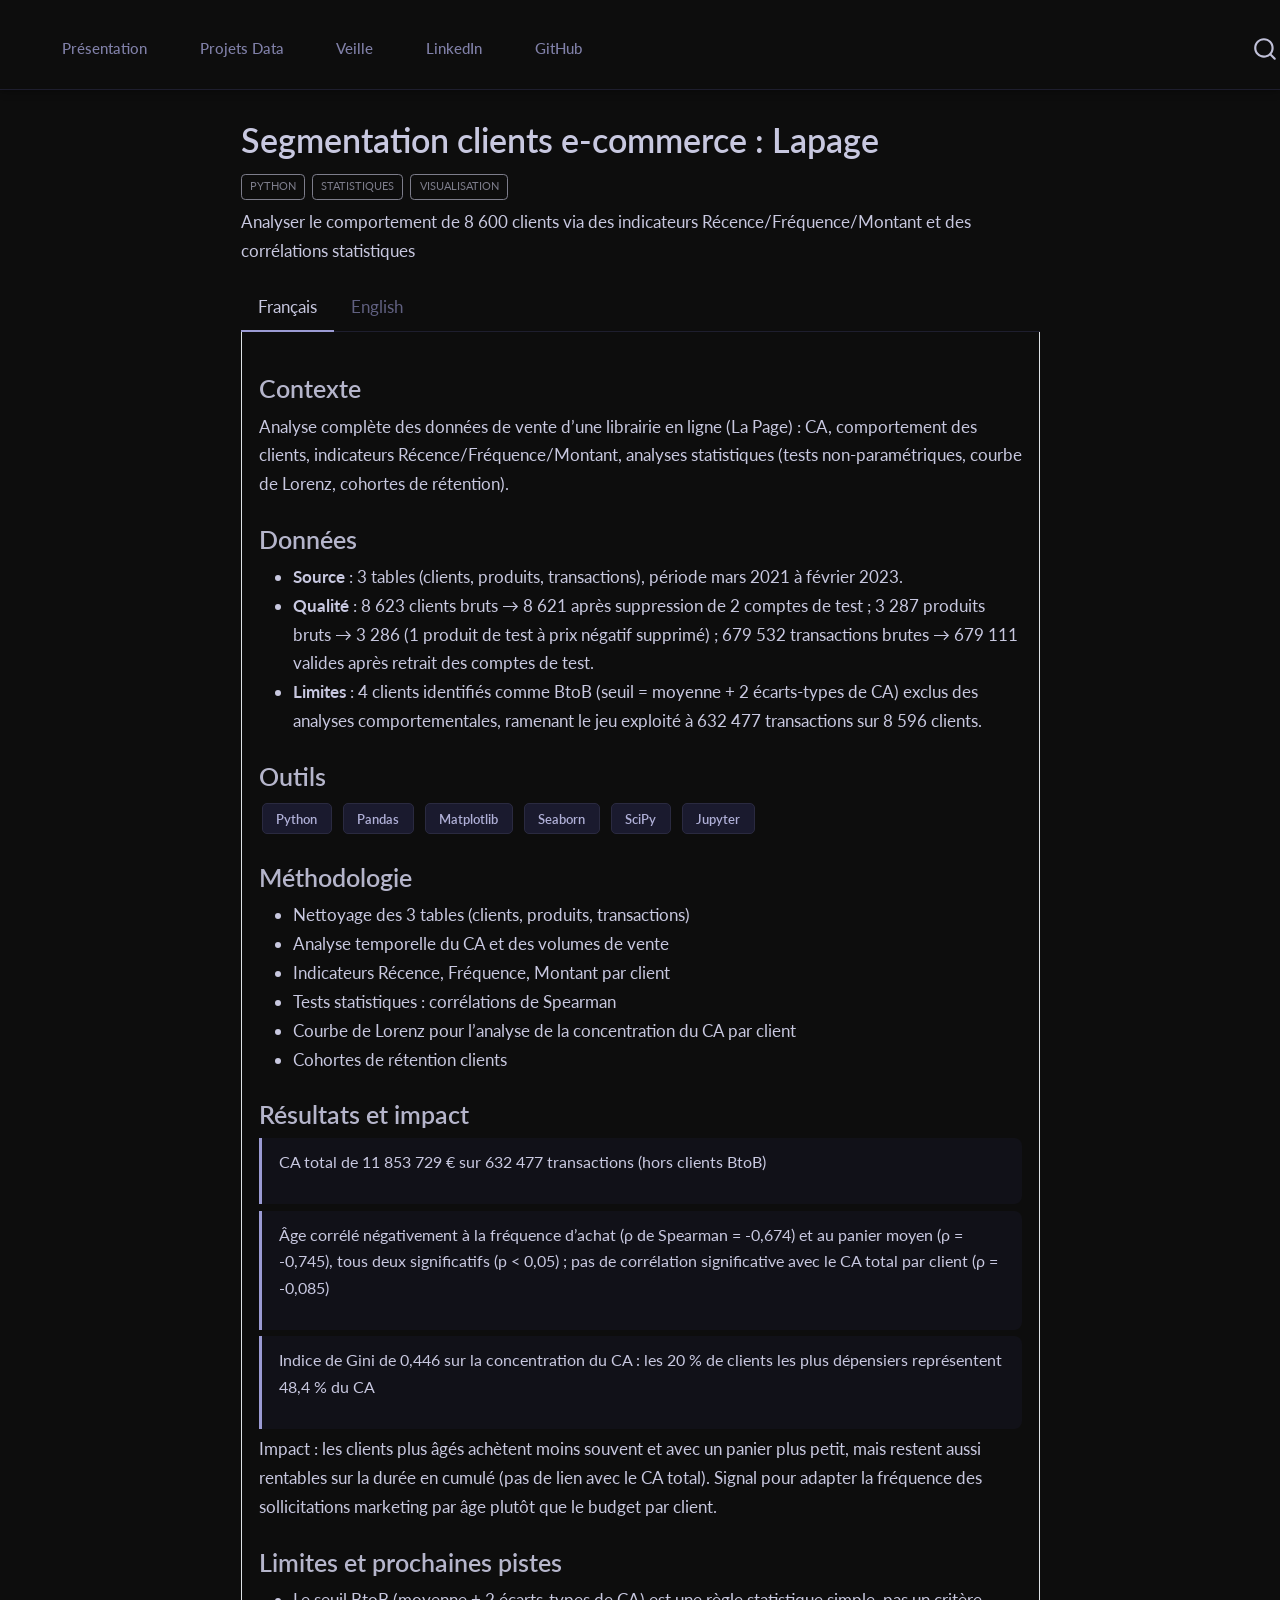
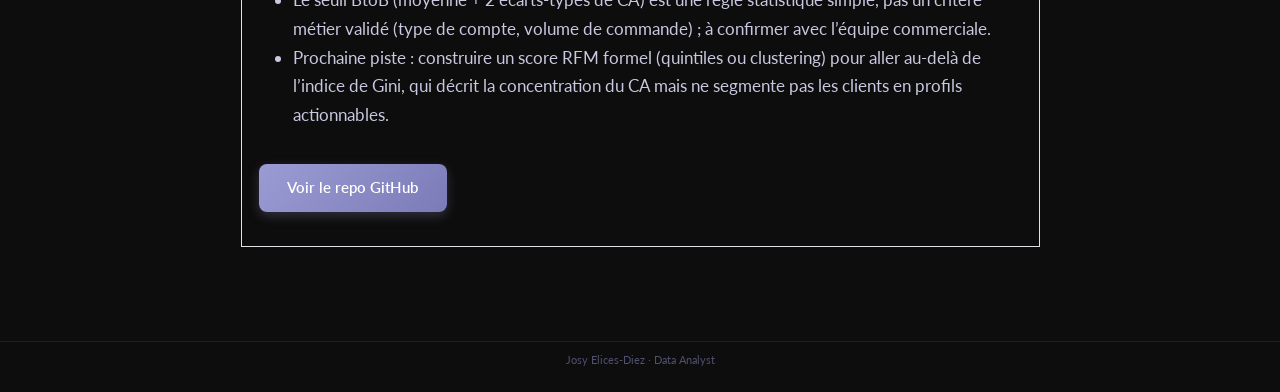
<file: docs/projets/ecommerce-lapage/index.html>
<!DOCTYPE html>
<html xmlns="http://www.w3.org/1999/xhtml" lang="en" xml:lang="en"><head>

<meta charset="utf-8">
<meta name="generator" content="quarto-1.9.38">

<meta name="viewport" content="width=device-width, initial-scale=1.0, user-scalable=yes">

<meta name="description" content="Analyser le comportement de 8 600 clients via des indicateurs Récence/Fréquence/Montant et des corrélations statistiques">

<title>Segmentation clients e-commerce : Lapage – PORTFOLIO 2026</title>
<style>
/* Default styles provided by pandoc.
** See https://pandoc.org/MANUAL.html#variables-for-html for config info.
*/
code{white-space: pre-wrap;}
span.smallcaps{font-variant: small-caps;}
div.columns{display: flex; gap: min(4vw, 1.5em);}
div.column{flex: auto; overflow-x: auto;}
div.hanging-indent{margin-left: 1.5em; text-indent: -1.5em;}
ul.task-list{list-style: none;}
ul.task-list li input[type="checkbox"] {
  width: 0.8em;
  margin: 0 0.8em 0.2em -1em; /* quarto-specific, see https://github.com/quarto-dev/quarto-cli/issues/4556 */ 
  vertical-align: middle;
}
</style>


<script src="../../site_libs/quarto-nav/quarto-nav.js"></script>
<script src="../../site_libs/clipboard/clipboard.min.js"></script>
<script src="../../site_libs/quarto-search/autocomplete.umd.js"></script>
<script src="../../site_libs/quarto-search/fuse.min.js"></script>
<script src="../../site_libs/quarto-search/quarto-search.js"></script>
<meta name="quarto:offset" content="../../">
<link href="../../assets/favicon.png" rel="icon" type="image/png">
<script src="../../site_libs/quarto-html/quarto.js" type="module"></script>
<script src="../../site_libs/quarto-html/tabsets/tabsets.js" type="module"></script>
<script src="../../site_libs/quarto-html/popper.min.js"></script>
<script src="../../site_libs/quarto-html/tippy.umd.min.js"></script>
<script src="../../site_libs/quarto-html/anchor.min.js"></script>
<link href="../../site_libs/quarto-html/tippy.css" rel="stylesheet">
<link href="../../site_libs/quarto-html/quarto-syntax-highlighting-dark-0a6b7249c26820e032cb0bd839ff02b1.css" rel="stylesheet" id="quarto-text-highlighting-styles">
<script src="../../site_libs/bootstrap/bootstrap.min.js"></script>
<link href="../../site_libs/bootstrap/bootstrap-icons.css" rel="stylesheet">
<link href="../../site_libs/bootstrap/bootstrap-ee089b5cd8c331d37006e611d21b4011.min.css" rel="stylesheet" append-hash="true" id="quarto-bootstrap" data-mode="dark">
<script id="quarto-search-options" type="application/json">{
  "location": "navbar",
  "copy-button": false,
  "collapse-after": 3,
  "panel-placement": "end",
  "type": "overlay",
  "limit": 50,
  "keyboard-shortcut": [
    "f",
    "/",
    "s"
  ],
  "show-item-context": false,
  "language": {
    "search-no-results-text": "No results",
    "search-matching-documents-text": "matching documents",
    "search-copy-link-title": "Copy link to search",
    "search-hide-matches-text": "Hide additional matches",
    "search-more-match-text": "more match in this document",
    "search-more-matches-text": "more matches in this document",
    "search-clear-button-title": "Clear",
    "search-text-placeholder": "",
    "search-detached-cancel-button-title": "Cancel",
    "search-submit-button-title": "Submit",
    "search-label": "Search"
  }
}</script>
<style>html{ scroll-behavior: smooth; }</style>


</head>

<body class="nav-fixed fullcontent quarto-light">

<div id="quarto-search-results"></div>
  <header id="quarto-header" class="headroom fixed-top">
    <nav class="navbar navbar-expand-lg " data-bs-theme="dark">
      <div class="navbar-container container-fluid">
      <div class="navbar-brand-container mx-auto">
    <a class="navbar-brand" href="../../index.html">
    <span class="navbar-title">PORTFOLIO 2026</span>
    </a>
  </div>
            <div id="quarto-search" class="" title="Search"></div>
          <button class="navbar-toggler" type="button" data-bs-toggle="collapse" data-bs-target="#navbarCollapse" aria-controls="navbarCollapse" role="menu" aria-expanded="false" aria-label="Toggle navigation" onclick="if (window.quartoToggleHeadroom) { window.quartoToggleHeadroom(); }">
  <span class="navbar-toggler-icon"></span>
</button>
          <div class="collapse navbar-collapse" id="navbarCollapse">
            <ul class="navbar-nav navbar-nav-scroll me-auto">
  <li class="nav-item">
    <a class="nav-link" href="../../index.html"> 
<span class="menu-text">Présentation</span></a>
  </li>  
  <li class="nav-item">
    <a class="nav-link" href="../../projets.html"> 
<span class="menu-text">Projets Data</span></a>
  </li>  
  <li class="nav-item">
    <a class="nav-link" href="../../veille.html"> 
<span class="menu-text">Veille</span></a>
  </li>  
  <li class="nav-item">
    <a class="nav-link" href="https://www.linkedin.com/in/josy-elices-diez-03523225a/"> 
<span class="menu-text">LinkedIn</span></a>
  </li>  
  <li class="nav-item">
    <a class="nav-link" href="https://github.com/Elicesjo"> 
<span class="menu-text">GitHub</span></a>
  </li>  
</ul>
          </div> <!-- /navcollapse -->
            <div class="quarto-navbar-tools">
</div>
      </div> <!-- /container-fluid -->
    </nav>
</header>
<!-- content -->
<div id="quarto-content" class="quarto-container page-columns page-rows-contents page-layout-article page-navbar">
<!-- sidebar -->
<!-- margin-sidebar -->
    
<!-- main -->
<main class="content" id="quarto-document-content">

<header id="title-block-header" class="quarto-title-block default">
<div class="quarto-title">
<h1 class="title">Segmentation clients e-commerce : Lapage</h1>
  <div class="quarto-categories">
    <div class="quarto-category">Python</div>
    <div class="quarto-category">Statistiques</div>
    <div class="quarto-category">Visualisation</div>
  </div>
  </div>

<div>
  <div class="description">
    Analyser le comportement de 8 600 clients via des indicateurs Récence/Fréquence/Montant et des corrélations statistiques
  </div>
</div>


<div class="quarto-title-meta">

    
  
    
  </div>
  


</header>


<div class="tabset-margin-container"></div><div class="panel-tabset">
<ul class="nav nav-tabs" role="tablist"><li class="nav-item" role="presentation"><a class="nav-link active" id="tabset-1-1-tab" data-bs-toggle="tab" data-bs-target="#tabset-1-1" role="tab" aria-controls="tabset-1-1" aria-selected="true" href="">Français</a></li><li class="nav-item" role="presentation"><a class="nav-link" id="tabset-1-2-tab" data-bs-toggle="tab" data-bs-target="#tabset-1-2" role="tab" aria-controls="tabset-1-2" aria-selected="false" href="">English</a></li></ul>
<div class="tab-content">
<div id="tabset-1-1" class="tab-pane active" role="tabpanel" aria-labelledby="tabset-1-1-tab">
<section id="contexte" class="level3">
<h3 class="anchored" data-anchor-id="contexte">Contexte</h3>
<p>Analyse complète des données de vente d’une librairie en ligne (La Page) : CA, comportement des clients, indicateurs Récence/Fréquence/Montant, analyses statistiques (tests non-paramétriques, courbe de Lorenz, cohortes de rétention).</p>
</section>
<section id="données" class="level3">
<h3 class="anchored" data-anchor-id="données">Données</h3>
<ul>
<li><strong>Source</strong> : 3 tables (clients, produits, transactions), période mars 2021 à février 2023.</li>
<li><strong>Qualité</strong> : 8 623 clients bruts → 8 621 après suppression de 2 comptes de test ; 3 287 produits bruts → 3 286 (1 produit de test à prix négatif supprimé) ; 679 532 transactions brutes → 679 111 valides après retrait des comptes de test.</li>
<li><strong>Limites</strong> : 4 clients identifiés comme BtoB (seuil = moyenne + 2 écarts-types de CA) exclus des analyses comportementales, ramenant le jeu exploité à 632 477 transactions sur 8 596 clients.</li>
</ul>
</section>
<section id="outils" class="level3">
<h3 class="anchored" data-anchor-id="outils">Outils</h3>
<p><span class="tool-badge">Python</span> <span class="tool-badge">Pandas</span> <span class="tool-badge">Matplotlib</span> <span class="tool-badge">Seaborn</span> <span class="tool-badge">SciPy</span> <span class="tool-badge">Jupyter</span></p>
</section>
<section id="méthodologie" class="level3">
<h3 class="anchored" data-anchor-id="méthodologie">Méthodologie</h3>
<ul>
<li>Nettoyage des 3 tables (clients, produits, transactions)</li>
<li>Analyse temporelle du CA et des volumes de vente</li>
<li>Indicateurs Récence, Fréquence, Montant par client</li>
<li>Tests statistiques : corrélations de Spearman</li>
<li>Courbe de Lorenz pour l’analyse de la concentration du CA par client</li>
<li>Cohortes de rétention clients</li>
</ul>
</section>
<section id="résultats-et-impact" class="level3">
<h3 class="anchored" data-anchor-id="résultats-et-impact">Résultats et impact</h3>
<div class="key-result">
<p>CA total de 11 853 729 € sur 632 477 transactions (hors clients BtoB)</p>
</div>
<div class="key-result">
<p>Âge corrélé négativement à la fréquence d’achat (ρ de Spearman = -0,674) et au panier moyen (ρ = -0,745), tous deux significatifs (p &lt; 0,05) ; pas de corrélation significative avec le CA total par client (ρ = -0,085)</p>
</div>
<div class="key-result">
<p>Indice de Gini de 0,446 sur la concentration du CA : les 20 % de clients les plus dépensiers représentent 48,4 % du CA</p>
</div>
<p>Impact : les clients plus âgés achètent moins souvent et avec un panier plus petit, mais restent aussi rentables sur la durée en cumulé (pas de lien avec le CA total). Signal pour adapter la fréquence des sollicitations marketing par âge plutôt que le budget par client.</p>
</section>
<section id="limites-et-prochaines-pistes" class="level3">
<h3 class="anchored" data-anchor-id="limites-et-prochaines-pistes">Limites et prochaines pistes</h3>
<ul>
<li>Le seuil BtoB (moyenne + 2 écarts-types de CA) est une règle statistique simple, pas un critère métier validé (type de compte, volume de commande) ; à confirmer avec l’équipe commerciale.</li>
<li>Prochaine piste : construire un score RFM formel (quintiles ou clustering) pour aller au-delà de l’indice de Gini, qui décrit la concentration du CA mais ne segmente pas les clients en profils actionnables.</li>
</ul>
<p><a href="https://github.com/Elicesjo/PROJET-8-" class="cta-btn" style="display:inline-block;margin-top:1rem;">Voir le repo GitHub</a></p>
</section>
</div>
<div id="tabset-1-2" class="tab-pane" role="tabpanel" aria-labelledby="tabset-1-2-tab">
<section id="context" class="level3">
<h3 class="anchored" data-anchor-id="context">Context</h3>
<p>Full analysis of sales data for an online bookstore (La Page): revenue, customer behaviour, Recency/Frequency/Monetary indicators, and statistical analyses (non-parametric tests, Lorenz curve, retention cohorts).</p>
</section>
<section id="data" class="level3">
<h3 class="anchored" data-anchor-id="data">Data</h3>
<ul>
<li><strong>Source</strong>: 3 tables (customers, products, transactions), period March 2021 to February 2023.</li>
<li><strong>Quality</strong>: 8,623 raw customers → 8,621 after removing 2 test accounts; 3,287 raw products → 3,286 (1 test product with a negative price removed); 679,532 raw transactions → 679,111 valid after removing test accounts.</li>
<li><strong>Limits</strong>: 4 customers identified as B2B (threshold = mean + 2 standard deviations of revenue) excluded from behavioral analyses, narrowing the working dataset to 632,477 transactions across 8,596 customers.</li>
</ul>
</section>
<section id="tools" class="level3">
<h3 class="anchored" data-anchor-id="tools">Tools</h3>
<p><span class="tool-badge">Python</span> <span class="tool-badge">Pandas</span> <span class="tool-badge">Matplotlib</span> <span class="tool-badge">Seaborn</span> <span class="tool-badge">SciPy</span> <span class="tool-badge">Jupyter</span></p>
</section>
<section id="methodology" class="level3">
<h3 class="anchored" data-anchor-id="methodology">Methodology</h3>
<ul>
<li>Cleaning of 3 tables (customers, products, transactions)</li>
<li>Time series analysis of revenue and sales volume</li>
<li>Recency, Frequency, Monetary indicators per customer</li>
<li>Statistical tests: Spearman correlations</li>
<li>Lorenz curve for per-customer revenue concentration analysis</li>
<li>Customer retention cohorts</li>
</ul>
</section>
<section id="results-and-impact" class="level3">
<h3 class="anchored" data-anchor-id="results-and-impact">Results and impact</h3>
<div class="key-result">
<p>Total revenue of €11,853,729 across 632,477 transactions (excluding B2B customers)</p>
</div>
<div class="key-result">
<p>Age negatively correlated with purchase frequency (Spearman ρ = -0.674) and average basket (ρ = -0.745), both significant (p &lt; 0.05); no significant correlation with total revenue per customer (ρ = -0.085)</p>
</div>
<div class="key-result">
<p>Gini index of 0.446 on revenue concentration: the top 20% of spenders account for 48.4% of revenue</p>
</div>
<p>Impact: older customers buy less often and with a smaller basket, but remain just as profitable cumulatively over time (no link with total revenue). A signal to adjust marketing outreach frequency by age rather than budget per customer.</p>
</section>
<section id="limits-and-next-steps" class="level3">
<h3 class="anchored" data-anchor-id="limits-and-next-steps">Limits and next steps</h3>
<ul>
<li>The B2B threshold (mean + 2 standard deviations of revenue) is a simple statistical rule, not a validated business criterion (account type, order volume); to be confirmed with the sales team.</li>
<li>Next step: build a formal RFM score (quintiles or clustering) to go beyond the Gini index, which describes revenue concentration but does not segment customers into actionable profiles.</li>
</ul>
<p><a href="https://github.com/Elicesjo/PROJET-8-" class="cta-btn" style="display:inline-block;margin-top:1rem;">View GitHub repo</a></p>
</section>
</div>
</div>
</div>



</main> <!-- /main -->
<script id="quarto-html-after-body" type="application/javascript">
  window.document.addEventListener("DOMContentLoaded", function (event) {
    const icon = "";
    const anchorJS = new window.AnchorJS();
    anchorJS.options = {
      placement: 'right',
      icon: icon
    };
    anchorJS.add('.anchored');
    const isCodeAnnotation = (el) => {
      for (const clz of el.classList) {
        if (clz.startsWith('code-annotation-')) {                     
          return true;
        }
      }
      return false;
    }
    const onCopySuccess = function(e) {
      // button target
      const button = e.trigger;
      // don't keep focus
      button.blur();
      // flash "checked"
      button.classList.add('code-copy-button-checked');
      var currentTitle = button.getAttribute("title");
      button.setAttribute("title", "Copied!");
      let tooltip;
      if (window.bootstrap) {
        button.setAttribute("data-bs-toggle", "tooltip");
        button.setAttribute("data-bs-placement", "left");
        button.setAttribute("data-bs-title", "Copied!");
        tooltip = new bootstrap.Tooltip(button, 
          { trigger: "manual", 
            customClass: "code-copy-button-tooltip",
            offset: [0, -8]});
        tooltip.show();    
      }
      setTimeout(function() {
        if (tooltip) {
          tooltip.hide();
          button.removeAttribute("data-bs-title");
          button.removeAttribute("data-bs-toggle");
          button.removeAttribute("data-bs-placement");
        }
        button.setAttribute("title", currentTitle);
        button.classList.remove('code-copy-button-checked');
      }, 1000);
      // clear code selection
      e.clearSelection();
    }
    const getTextToCopy = function(trigger) {
      const outerScaffold = trigger.parentElement.cloneNode(true);
      const codeEl = outerScaffold.querySelector('code');
      for (const childEl of codeEl.children) {
        if (isCodeAnnotation(childEl)) {
          childEl.remove();
        }
      }
      return codeEl.innerText;
    }
    const clipboard = new window.ClipboardJS('.code-copy-button:not([data-in-quarto-modal])', {
      text: getTextToCopy
    });
    clipboard.on('success', onCopySuccess);
    if (window.document.getElementById('quarto-embedded-source-code-modal')) {
      const clipboardModal = new window.ClipboardJS('.code-copy-button[data-in-quarto-modal]', {
        text: getTextToCopy,
        container: window.document.getElementById('quarto-embedded-source-code-modal')
      });
      clipboardModal.on('success', onCopySuccess);
    }
      var localhostRegex = new RegExp(/^(?:http|https):\/\/localhost\:?[0-9]*\//);
      var mailtoRegex = new RegExp(/^mailto:/);
        var filterRegex = new RegExp('/' + window.location.host + '/');
      var isInternal = (href) => {
          return filterRegex.test(href) || localhostRegex.test(href) || mailtoRegex.test(href);
      }
      // Inspect non-navigation links and adorn them if external
     var links = window.document.querySelectorAll('a[href]:not(.nav-link):not(.navbar-brand):not(.toc-action):not(.sidebar-link):not(.sidebar-item-toggle):not(.pagination-link):not(.no-external):not([aria-hidden]):not(.dropdown-item):not(.quarto-navigation-tool):not(.about-link)');
      for (var i=0; i<links.length; i++) {
        const link = links[i];
        if (!isInternal(link.href)) {
          // undo the damage that might have been done by quarto-nav.js in the case of
          // links that we want to consider external
          if (link.dataset.originalHref !== undefined) {
            link.href = link.dataset.originalHref;
          }
        }
      }
    function tippyHover(el, contentFn, onTriggerFn, onUntriggerFn) {
      const config = {
        allowHTML: true,
        maxWidth: 500,
        delay: 100,
        arrow: false,
        appendTo: function(el) {
            return el.parentElement;
        },
        interactive: true,
        interactiveBorder: 10,
        theme: 'quarto',
        placement: 'bottom-start',
      };
      if (contentFn) {
        config.content = contentFn;
      }
      if (onTriggerFn) {
        config.onTrigger = onTriggerFn;
      }
      if (onUntriggerFn) {
        config.onUntrigger = onUntriggerFn;
      }
      window.tippy(el, config); 
    }
    const noterefs = window.document.querySelectorAll('a[role="doc-noteref"]');
    for (var i=0; i<noterefs.length; i++) {
      const ref = noterefs[i];
      tippyHover(ref, function() {
        // use id or data attribute instead here
        let href = ref.getAttribute('data-footnote-href') || ref.getAttribute('href');
        try { href = new URL(href).hash; } catch {}
        const id = href.replace(/^#\/?/, "");
        const note = window.document.getElementById(id);
        if (note) {
          return note.innerHTML;
        } else {
          return "";
        }
      });
    }
    const xrefs = window.document.querySelectorAll('a.quarto-xref');
    const processXRef = (id, note) => {
      // Strip column container classes
      const stripColumnClz = (el) => {
        el.classList.remove("page-full", "page-columns");
        if (el.children) {
          for (const child of el.children) {
            stripColumnClz(child);
          }
        }
      }
      stripColumnClz(note)
      if (id === null || id.startsWith('sec-')) {
        // Special case sections, only their first couple elements
        const container = document.createElement("div");
        if (note.children && note.children.length > 2) {
          container.appendChild(note.children[0].cloneNode(true));
          for (let i = 1; i < note.children.length; i++) {
            const child = note.children[i];
            if (child.tagName === "P" && child.innerText === "") {
              continue;
            } else {
              container.appendChild(child.cloneNode(true));
              break;
            }
          }
          if (window.Quarto?.typesetMath) {
            window.Quarto.typesetMath(container);
          }
          return container.innerHTML
        } else {
          if (window.Quarto?.typesetMath) {
            window.Quarto.typesetMath(note);
          }
          return note.innerHTML;
        }
      } else {
        // Remove any anchor links if they are present
        const anchorLink = note.querySelector('a.anchorjs-link');
        if (anchorLink) {
          anchorLink.remove();
        }
        if (window.Quarto?.typesetMath) {
          window.Quarto.typesetMath(note);
        }
        if (note.classList.contains("callout")) {
          return note.outerHTML;
        } else {
          return note.innerHTML;
        }
      }
    }
    for (var i=0; i<xrefs.length; i++) {
      const xref = xrefs[i];
      tippyHover(xref, undefined, function(instance) {
        instance.disable();
        let url = xref.getAttribute('href');
        let hash = undefined; 
        if (url.startsWith('#')) {
          hash = url;
        } else {
          try { hash = new URL(url).hash; } catch {}
        }
        if (hash) {
          const id = hash.replace(/^#\/?/, "");
          const note = window.document.getElementById(id);
          if (note !== null) {
            try {
              const html = processXRef(id, note.cloneNode(true));
              instance.setContent(html);
            } finally {
              instance.enable();
              instance.show();
            }
          } else {
            // See if we can fetch this
            fetch(url.split('#')[0])
            .then(res => res.text())
            .then(html => {
              const parser = new DOMParser();
              const htmlDoc = parser.parseFromString(html, "text/html");
              const note = htmlDoc.getElementById(id);
              if (note !== null) {
                const html = processXRef(id, note);
                instance.setContent(html);
              } 
            }).finally(() => {
              instance.enable();
              instance.show();
            });
          }
        } else {
          // See if we can fetch a full url (with no hash to target)
          // This is a special case and we should probably do some content thinning / targeting
          fetch(url)
          .then(res => res.text())
          .then(html => {
            const parser = new DOMParser();
            const htmlDoc = parser.parseFromString(html, "text/html");
            const note = htmlDoc.querySelector('main.content');
            if (note !== null) {
              // This should only happen for chapter cross references
              // (since there is no id in the URL)
              // remove the first header
              if (note.children.length > 0 && note.children[0].tagName === "HEADER") {
                note.children[0].remove();
              }
              const html = processXRef(null, note);
              instance.setContent(html);
            } 
          }).finally(() => {
            instance.enable();
            instance.show();
          });
        }
      }, function(instance) {
      });
    }
        let selectedAnnoteEl;
        const selectorForAnnotation = ( cell, annotation) => {
          let cellAttr = 'data-code-cell="' + cell + '"';
          let lineAttr = 'data-code-annotation="' +  annotation + '"';
          const selector = 'span[' + cellAttr + '][' + lineAttr + ']';
          return selector;
        }
        const selectCodeLines = (annoteEl) => {
          const doc = window.document;
          const targetCell = annoteEl.getAttribute("data-target-cell");
          const targetAnnotation = annoteEl.getAttribute("data-target-annotation");
          const annoteSpan = window.document.querySelector(selectorForAnnotation(targetCell, targetAnnotation));
          const lines = annoteSpan.getAttribute("data-code-lines").split(",");
          const lineIds = lines.map((line) => {
            return targetCell + "-" + line;
          })
          let top = null;
          let height = null;
          let parent = null;
          if (lineIds.length > 0) {
              //compute the position of the single el (top and bottom and make a div)
              const el = window.document.getElementById(lineIds[0]);
              top = el.offsetTop;
              height = el.offsetHeight;
              parent = el.parentElement.parentElement;
            if (lineIds.length > 1) {
              const lastEl = window.document.getElementById(lineIds[lineIds.length - 1]);
              const bottom = lastEl.offsetTop + lastEl.offsetHeight;
              height = bottom - top;
            }
            if (top !== null && height !== null && parent !== null) {
              // cook up a div (if necessary) and position it 
              let div = window.document.getElementById("code-annotation-line-highlight");
              if (div === null) {
                div = window.document.createElement("div");
                div.setAttribute("id", "code-annotation-line-highlight");
                div.style.position = 'absolute';
                parent.appendChild(div);
              }
              div.style.top = top - 2 + "px";
              div.style.height = height + 4 + "px";
              div.style.left = 0;
              let gutterDiv = window.document.getElementById("code-annotation-line-highlight-gutter");
              if (gutterDiv === null) {
                gutterDiv = window.document.createElement("div");
                gutterDiv.setAttribute("id", "code-annotation-line-highlight-gutter");
                gutterDiv.style.position = 'absolute';
                const codeCell = window.document.getElementById(targetCell);
                const gutter = codeCell.querySelector('.code-annotation-gutter');
                gutter.appendChild(gutterDiv);
              }
              gutterDiv.style.top = top - 2 + "px";
              gutterDiv.style.height = height + 4 + "px";
            }
            selectedAnnoteEl = annoteEl;
          }
        };
        const unselectCodeLines = () => {
          const elementsIds = ["code-annotation-line-highlight", "code-annotation-line-highlight-gutter"];
          elementsIds.forEach((elId) => {
            const div = window.document.getElementById(elId);
            if (div) {
              div.remove();
            }
          });
          selectedAnnoteEl = undefined;
        };
          // Handle positioning of the toggle
      window.addEventListener(
        "resize",
        throttle(() => {
          elRect = undefined;
          if (selectedAnnoteEl) {
            selectCodeLines(selectedAnnoteEl);
          }
        }, 10)
      );
      function throttle(fn, ms) {
      let throttle = false;
      let timer;
        return (...args) => {
          if(!throttle) { // first call gets through
              fn.apply(this, args);
              throttle = true;
          } else { // all the others get throttled
              if(timer) clearTimeout(timer); // cancel #2
              timer = setTimeout(() => {
                fn.apply(this, args);
                timer = throttle = false;
              }, ms);
          }
        };
      }
        // Attach click handler to the DT
        const annoteDls = window.document.querySelectorAll('dt[data-target-cell]');
        for (const annoteDlNode of annoteDls) {
          annoteDlNode.addEventListener('click', (event) => {
            const clickedEl = event.target;
            if (clickedEl !== selectedAnnoteEl) {
              unselectCodeLines();
              const activeEl = window.document.querySelector('dt[data-target-cell].code-annotation-active');
              if (activeEl) {
                activeEl.classList.remove('code-annotation-active');
              }
              selectCodeLines(clickedEl);
              clickedEl.classList.add('code-annotation-active');
            } else {
              // Unselect the line
              unselectCodeLines();
              clickedEl.classList.remove('code-annotation-active');
            }
          });
        }
    const findCites = (el) => {
      const parentEl = el.parentElement;
      if (parentEl) {
        const cites = parentEl.dataset.cites;
        if (cites) {
          return {
            el,
            cites: cites.split(' ')
          };
        } else {
          return findCites(el.parentElement)
        }
      } else {
        return undefined;
      }
    };
    var bibliorefs = window.document.querySelectorAll('a[role="doc-biblioref"]');
    for (var i=0; i<bibliorefs.length; i++) {
      const ref = bibliorefs[i];
      const citeInfo = findCites(ref);
      if (citeInfo) {
        tippyHover(citeInfo.el, function() {
          var popup = window.document.createElement('div');
          citeInfo.cites.forEach(function(cite) {
            var citeDiv = window.document.createElement('div');
            citeDiv.classList.add('hanging-indent');
            citeDiv.classList.add('csl-entry');
            var biblioDiv = window.document.getElementById('ref-' + cite);
            if (biblioDiv) {
              citeDiv.innerHTML = biblioDiv.innerHTML;
            }
            popup.appendChild(citeDiv);
          });
          return popup.innerHTML;
        });
      }
    }
  });
  </script>
</div> <!-- /content -->
<footer class="footer">
  <div class="nav-footer">
    <div class="nav-footer-left">
      &nbsp;
    </div>   
    <div class="nav-footer-center">
<p>Josy Elices-Diez · Data Analyst</p>
</div>
    <div class="nav-footer-right">
      &nbsp;
    </div>
  </div>
</footer>




<script src="../../site_libs/quarto-html/zenscroll-min.js"></script>
</body></html>
</file>
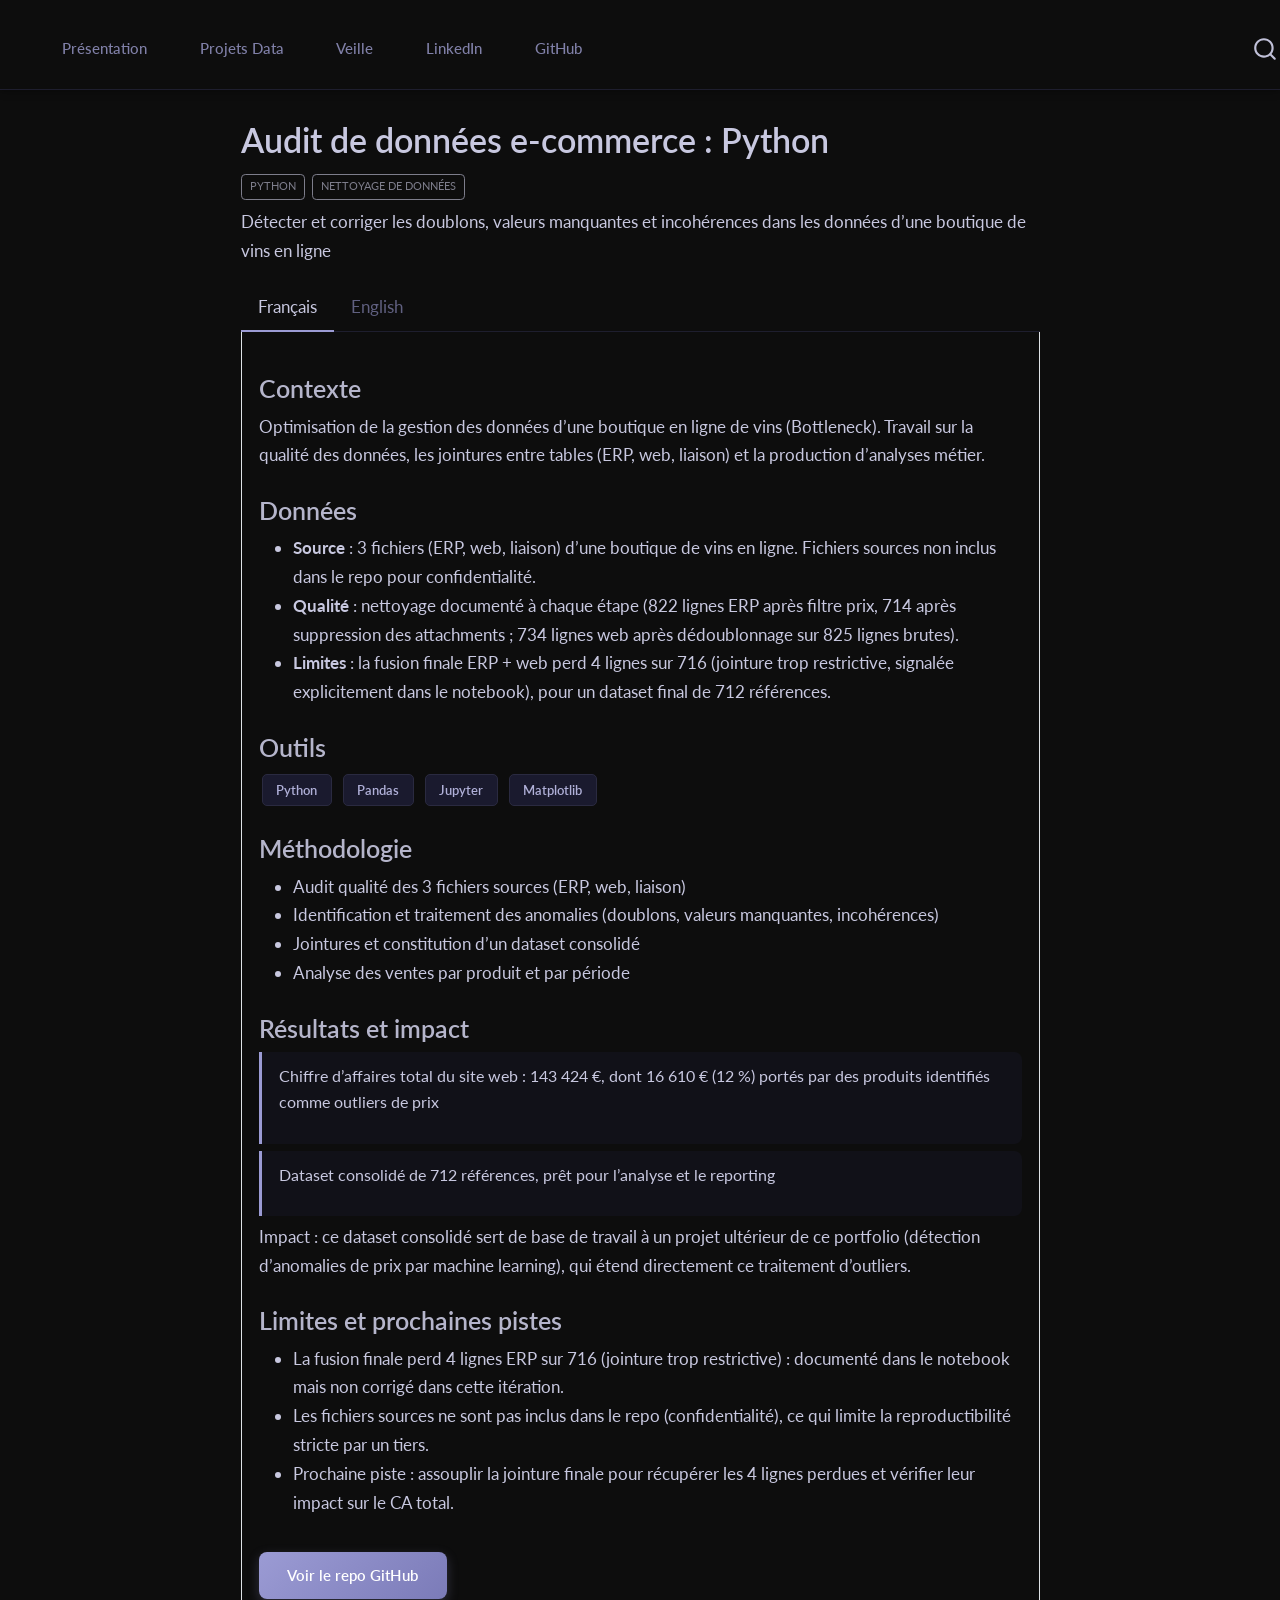
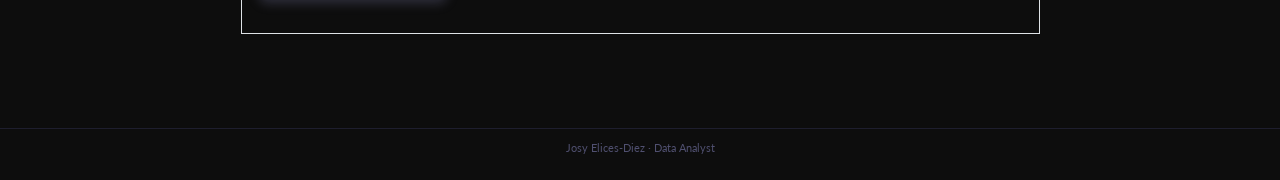
<file: docs/projets/ecommerce-python/index.html>
<!DOCTYPE html>
<html xmlns="http://www.w3.org/1999/xhtml" lang="en" xml:lang="en"><head>

<meta charset="utf-8">
<meta name="generator" content="quarto-1.9.38">

<meta name="viewport" content="width=device-width, initial-scale=1.0, user-scalable=yes">

<meta name="description" content="Détecter et corriger les doublons, valeurs manquantes et incohérences dans les données d’une boutique de vins en ligne">

<title>Audit de données e-commerce : Python – PORTFOLIO 2026</title>
<style>
/* Default styles provided by pandoc.
** See https://pandoc.org/MANUAL.html#variables-for-html for config info.
*/
code{white-space: pre-wrap;}
span.smallcaps{font-variant: small-caps;}
div.columns{display: flex; gap: min(4vw, 1.5em);}
div.column{flex: auto; overflow-x: auto;}
div.hanging-indent{margin-left: 1.5em; text-indent: -1.5em;}
ul.task-list{list-style: none;}
ul.task-list li input[type="checkbox"] {
  width: 0.8em;
  margin: 0 0.8em 0.2em -1em; /* quarto-specific, see https://github.com/quarto-dev/quarto-cli/issues/4556 */ 
  vertical-align: middle;
}
</style>


<script src="../../site_libs/quarto-nav/quarto-nav.js"></script>
<script src="../../site_libs/clipboard/clipboard.min.js"></script>
<script src="../../site_libs/quarto-search/autocomplete.umd.js"></script>
<script src="../../site_libs/quarto-search/fuse.min.js"></script>
<script src="../../site_libs/quarto-search/quarto-search.js"></script>
<meta name="quarto:offset" content="../../">
<link href="../../assets/favicon.png" rel="icon" type="image/png">
<script src="../../site_libs/quarto-html/quarto.js" type="module"></script>
<script src="../../site_libs/quarto-html/tabsets/tabsets.js" type="module"></script>
<script src="../../site_libs/quarto-html/popper.min.js"></script>
<script src="../../site_libs/quarto-html/tippy.umd.min.js"></script>
<script src="../../site_libs/quarto-html/anchor.min.js"></script>
<link href="../../site_libs/quarto-html/tippy.css" rel="stylesheet">
<link href="../../site_libs/quarto-html/quarto-syntax-highlighting-dark-0a6b7249c26820e032cb0bd839ff02b1.css" rel="stylesheet" id="quarto-text-highlighting-styles">
<script src="../../site_libs/bootstrap/bootstrap.min.js"></script>
<link href="../../site_libs/bootstrap/bootstrap-icons.css" rel="stylesheet">
<link href="../../site_libs/bootstrap/bootstrap-ee089b5cd8c331d37006e611d21b4011.min.css" rel="stylesheet" append-hash="true" id="quarto-bootstrap" data-mode="dark">
<script id="quarto-search-options" type="application/json">{
  "location": "navbar",
  "copy-button": false,
  "collapse-after": 3,
  "panel-placement": "end",
  "type": "overlay",
  "limit": 50,
  "keyboard-shortcut": [
    "f",
    "/",
    "s"
  ],
  "show-item-context": false,
  "language": {
    "search-no-results-text": "No results",
    "search-matching-documents-text": "matching documents",
    "search-copy-link-title": "Copy link to search",
    "search-hide-matches-text": "Hide additional matches",
    "search-more-match-text": "more match in this document",
    "search-more-matches-text": "more matches in this document",
    "search-clear-button-title": "Clear",
    "search-text-placeholder": "",
    "search-detached-cancel-button-title": "Cancel",
    "search-submit-button-title": "Submit",
    "search-label": "Search"
  }
}</script>
<style>html{ scroll-behavior: smooth; }</style>


</head>

<body class="nav-fixed fullcontent quarto-light">

<div id="quarto-search-results"></div>
  <header id="quarto-header" class="headroom fixed-top">
    <nav class="navbar navbar-expand-lg " data-bs-theme="dark">
      <div class="navbar-container container-fluid">
      <div class="navbar-brand-container mx-auto">
    <a class="navbar-brand" href="../../index.html">
    <span class="navbar-title">PORTFOLIO 2026</span>
    </a>
  </div>
            <div id="quarto-search" class="" title="Search"></div>
          <button class="navbar-toggler" type="button" data-bs-toggle="collapse" data-bs-target="#navbarCollapse" aria-controls="navbarCollapse" role="menu" aria-expanded="false" aria-label="Toggle navigation" onclick="if (window.quartoToggleHeadroom) { window.quartoToggleHeadroom(); }">
  <span class="navbar-toggler-icon"></span>
</button>
          <div class="collapse navbar-collapse" id="navbarCollapse">
            <ul class="navbar-nav navbar-nav-scroll me-auto">
  <li class="nav-item">
    <a class="nav-link" href="../../index.html"> 
<span class="menu-text">Présentation</span></a>
  </li>  
  <li class="nav-item">
    <a class="nav-link" href="../../projets.html"> 
<span class="menu-text">Projets Data</span></a>
  </li>  
  <li class="nav-item">
    <a class="nav-link" href="../../veille.html"> 
<span class="menu-text">Veille</span></a>
  </li>  
  <li class="nav-item">
    <a class="nav-link" href="https://www.linkedin.com/in/josy-elices-diez-03523225a/"> 
<span class="menu-text">LinkedIn</span></a>
  </li>  
  <li class="nav-item">
    <a class="nav-link" href="https://github.com/Elicesjo"> 
<span class="menu-text">GitHub</span></a>
  </li>  
</ul>
          </div> <!-- /navcollapse -->
            <div class="quarto-navbar-tools">
</div>
      </div> <!-- /container-fluid -->
    </nav>
</header>
<!-- content -->
<div id="quarto-content" class="quarto-container page-columns page-rows-contents page-layout-article page-navbar">
<!-- sidebar -->
<!-- margin-sidebar -->
    
<!-- main -->
<main class="content" id="quarto-document-content">

<header id="title-block-header" class="quarto-title-block default">
<div class="quarto-title">
<h1 class="title">Audit de données e-commerce : Python</h1>
  <div class="quarto-categories">
    <div class="quarto-category">Python</div>
    <div class="quarto-category">Nettoyage de données</div>
  </div>
  </div>

<div>
  <div class="description">
    Détecter et corriger les doublons, valeurs manquantes et incohérences dans les données d’une boutique de vins en ligne
  </div>
</div>


<div class="quarto-title-meta">

    
  
    
  </div>
  


</header>


<div class="tabset-margin-container"></div><div class="panel-tabset">
<ul class="nav nav-tabs" role="tablist"><li class="nav-item" role="presentation"><a class="nav-link active" id="tabset-1-1-tab" data-bs-toggle="tab" data-bs-target="#tabset-1-1" role="tab" aria-controls="tabset-1-1" aria-selected="true" href="">Français</a></li><li class="nav-item" role="presentation"><a class="nav-link" id="tabset-1-2-tab" data-bs-toggle="tab" data-bs-target="#tabset-1-2" role="tab" aria-controls="tabset-1-2" aria-selected="false" href="">English</a></li></ul>
<div class="tab-content">
<div id="tabset-1-1" class="tab-pane active" role="tabpanel" aria-labelledby="tabset-1-1-tab">
<section id="contexte" class="level3">
<h3 class="anchored" data-anchor-id="contexte">Contexte</h3>
<p>Optimisation de la gestion des données d’une boutique en ligne de vins (Bottleneck). Travail sur la qualité des données, les jointures entre tables (ERP, web, liaison) et la production d’analyses métier.</p>
</section>
<section id="données" class="level3">
<h3 class="anchored" data-anchor-id="données">Données</h3>
<ul>
<li><strong>Source</strong> : 3 fichiers (ERP, web, liaison) d’une boutique de vins en ligne. Fichiers sources non inclus dans le repo pour confidentialité.</li>
<li><strong>Qualité</strong> : nettoyage documenté à chaque étape (822 lignes ERP après filtre prix, 714 après suppression des attachments ; 734 lignes web après dédoublonnage sur 825 lignes brutes).</li>
<li><strong>Limites</strong> : la fusion finale ERP + web perd 4 lignes sur 716 (jointure trop restrictive, signalée explicitement dans le notebook), pour un dataset final de 712 références.</li>
</ul>
</section>
<section id="outils" class="level3">
<h3 class="anchored" data-anchor-id="outils">Outils</h3>
<p><span class="tool-badge">Python</span> <span class="tool-badge">Pandas</span> <span class="tool-badge">Jupyter</span> <span class="tool-badge">Matplotlib</span></p>
</section>
<section id="méthodologie" class="level3">
<h3 class="anchored" data-anchor-id="méthodologie">Méthodologie</h3>
<ul>
<li>Audit qualité des 3 fichiers sources (ERP, web, liaison)</li>
<li>Identification et traitement des anomalies (doublons, valeurs manquantes, incohérences)</li>
<li>Jointures et constitution d’un dataset consolidé</li>
<li>Analyse des ventes par produit et par période</li>
</ul>
</section>
<section id="résultats-et-impact" class="level3">
<h3 class="anchored" data-anchor-id="résultats-et-impact">Résultats et impact</h3>
<div class="key-result">
<p>Chiffre d’affaires total du site web : 143 424 €, dont 16 610 € (12 %) portés par des produits identifiés comme outliers de prix</p>
</div>
<div class="key-result">
<p>Dataset consolidé de 712 références, prêt pour l’analyse et le reporting</p>
</div>
<p>Impact : ce dataset consolidé sert de base de travail à un projet ultérieur de ce portfolio (détection d’anomalies de prix par machine learning), qui étend directement ce traitement d’outliers.</p>
</section>
<section id="limites-et-prochaines-pistes" class="level3">
<h3 class="anchored" data-anchor-id="limites-et-prochaines-pistes">Limites et prochaines pistes</h3>
<ul>
<li>La fusion finale perd 4 lignes ERP sur 716 (jointure trop restrictive) : documenté dans le notebook mais non corrigé dans cette itération.</li>
<li>Les fichiers sources ne sont pas inclus dans le repo (confidentialité), ce qui limite la reproductibilité stricte par un tiers.</li>
<li>Prochaine piste : assouplir la jointure finale pour récupérer les 4 lignes perdues et vérifier leur impact sur le CA total.</li>
</ul>
<p><a href="https://github.com/Elicesjo/PROJET-5-" class="cta-btn" style="display:inline-block;margin-top:1rem;">Voir le repo GitHub</a></p>
</section>
</div>
<div id="tabset-1-2" class="tab-pane" role="tabpanel" aria-labelledby="tabset-1-2-tab">
<section id="context" class="level3">
<h3 class="anchored" data-anchor-id="context">Context</h3>
<p>Data management optimization for an online wine shop (Bottleneck). Work on data quality, table joins (ERP, web, liaison) and business analysis.</p>
</section>
<section id="data" class="level3">
<h3 class="anchored" data-anchor-id="data">Data</h3>
<ul>
<li><strong>Source</strong>: 3 files (ERP, web, liaison) from an online wine shop. Source files not included in the repo for confidentiality.</li>
<li><strong>Quality</strong>: cleaning documented at each step (822 ERP rows after price filtering, 714 after removing attachments; 734 web rows after deduplication out of 825 raw rows).</li>
<li><strong>Limits</strong>: the final ERP + web merge loses 4 rows out of 716 (an overly restrictive join, explicitly flagged in the notebook), for a final dataset of 712 references.</li>
</ul>
</section>
<section id="tools" class="level3">
<h3 class="anchored" data-anchor-id="tools">Tools</h3>
<p><span class="tool-badge">Python</span> <span class="tool-badge">Pandas</span> <span class="tool-badge">Jupyter</span> <span class="tool-badge">Matplotlib</span></p>
</section>
<section id="methodology" class="level3">
<h3 class="anchored" data-anchor-id="methodology">Methodology</h3>
<ul>
<li>Data quality audit of 3 source files (ERP, web, liaison)</li>
<li>Detection and treatment of anomalies (duplicates, missing values, inconsistencies)</li>
<li>Joins and consolidated dataset creation</li>
<li>Sales analysis by product and time period</li>
</ul>
</section>
<section id="results-and-impact" class="level3">
<h3 class="anchored" data-anchor-id="results-and-impact">Results and impact</h3>
<div class="key-result">
<p>Total website revenue: €143,424, of which €16,610 (12%) driven by products flagged as price outliers</p>
</div>
<div class="key-result">
<p>Consolidated dataset of 712 references, ready for analysis and reporting</p>
</div>
<p>Impact: this consolidated dataset serves as the working base for a later project in this portfolio (machine learning price anomaly detection), which directly extends this outlier treatment.</p>
</section>
<section id="limits-and-next-steps" class="level3">
<h3 class="anchored" data-anchor-id="limits-and-next-steps">Limits and next steps</h3>
<ul>
<li>The final merge loses 4 ERP rows out of 716 (overly restrictive join): documented in the notebook but not fixed in this iteration.</li>
<li>Source files are not included in the repo (confidentiality), which limits strict reproducibility by a third party.</li>
<li>Next step: relax the final join to recover the 4 lost rows and check their impact on total revenue.</li>
</ul>
<p><a href="https://github.com/Elicesjo/PROJET-5-" class="cta-btn" style="display:inline-block;margin-top:1rem;">View GitHub repo</a></p>
</section>
</div>
</div>
</div>



</main> <!-- /main -->
<script id="quarto-html-after-body" type="application/javascript">
  window.document.addEventListener("DOMContentLoaded", function (event) {
    const icon = "";
    const anchorJS = new window.AnchorJS();
    anchorJS.options = {
      placement: 'right',
      icon: icon
    };
    anchorJS.add('.anchored');
    const isCodeAnnotation = (el) => {
      for (const clz of el.classList) {
        if (clz.startsWith('code-annotation-')) {                     
          return true;
        }
      }
      return false;
    }
    const onCopySuccess = function(e) {
      // button target
      const button = e.trigger;
      // don't keep focus
      button.blur();
      // flash "checked"
      button.classList.add('code-copy-button-checked');
      var currentTitle = button.getAttribute("title");
      button.setAttribute("title", "Copied!");
      let tooltip;
      if (window.bootstrap) {
        button.setAttribute("data-bs-toggle", "tooltip");
        button.setAttribute("data-bs-placement", "left");
        button.setAttribute("data-bs-title", "Copied!");
        tooltip = new bootstrap.Tooltip(button, 
          { trigger: "manual", 
            customClass: "code-copy-button-tooltip",
            offset: [0, -8]});
        tooltip.show();    
      }
      setTimeout(function() {
        if (tooltip) {
          tooltip.hide();
          button.removeAttribute("data-bs-title");
          button.removeAttribute("data-bs-toggle");
          button.removeAttribute("data-bs-placement");
        }
        button.setAttribute("title", currentTitle);
        button.classList.remove('code-copy-button-checked');
      }, 1000);
      // clear code selection
      e.clearSelection();
    }
    const getTextToCopy = function(trigger) {
      const outerScaffold = trigger.parentElement.cloneNode(true);
      const codeEl = outerScaffold.querySelector('code');
      for (const childEl of codeEl.children) {
        if (isCodeAnnotation(childEl)) {
          childEl.remove();
        }
      }
      return codeEl.innerText;
    }
    const clipboard = new window.ClipboardJS('.code-copy-button:not([data-in-quarto-modal])', {
      text: getTextToCopy
    });
    clipboard.on('success', onCopySuccess);
    if (window.document.getElementById('quarto-embedded-source-code-modal')) {
      const clipboardModal = new window.ClipboardJS('.code-copy-button[data-in-quarto-modal]', {
        text: getTextToCopy,
        container: window.document.getElementById('quarto-embedded-source-code-modal')
      });
      clipboardModal.on('success', onCopySuccess);
    }
      var localhostRegex = new RegExp(/^(?:http|https):\/\/localhost\:?[0-9]*\//);
      var mailtoRegex = new RegExp(/^mailto:/);
        var filterRegex = new RegExp('/' + window.location.host + '/');
      var isInternal = (href) => {
          return filterRegex.test(href) || localhostRegex.test(href) || mailtoRegex.test(href);
      }
      // Inspect non-navigation links and adorn them if external
     var links = window.document.querySelectorAll('a[href]:not(.nav-link):not(.navbar-brand):not(.toc-action):not(.sidebar-link):not(.sidebar-item-toggle):not(.pagination-link):not(.no-external):not([aria-hidden]):not(.dropdown-item):not(.quarto-navigation-tool):not(.about-link)');
      for (var i=0; i<links.length; i++) {
        const link = links[i];
        if (!isInternal(link.href)) {
          // undo the damage that might have been done by quarto-nav.js in the case of
          // links that we want to consider external
          if (link.dataset.originalHref !== undefined) {
            link.href = link.dataset.originalHref;
          }
        }
      }
    function tippyHover(el, contentFn, onTriggerFn, onUntriggerFn) {
      const config = {
        allowHTML: true,
        maxWidth: 500,
        delay: 100,
        arrow: false,
        appendTo: function(el) {
            return el.parentElement;
        },
        interactive: true,
        interactiveBorder: 10,
        theme: 'quarto',
        placement: 'bottom-start',
      };
      if (contentFn) {
        config.content = contentFn;
      }
      if (onTriggerFn) {
        config.onTrigger = onTriggerFn;
      }
      if (onUntriggerFn) {
        config.onUntrigger = onUntriggerFn;
      }
      window.tippy(el, config); 
    }
    const noterefs = window.document.querySelectorAll('a[role="doc-noteref"]');
    for (var i=0; i<noterefs.length; i++) {
      const ref = noterefs[i];
      tippyHover(ref, function() {
        // use id or data attribute instead here
        let href = ref.getAttribute('data-footnote-href') || ref.getAttribute('href');
        try { href = new URL(href).hash; } catch {}
        const id = href.replace(/^#\/?/, "");
        const note = window.document.getElementById(id);
        if (note) {
          return note.innerHTML;
        } else {
          return "";
        }
      });
    }
    const xrefs = window.document.querySelectorAll('a.quarto-xref');
    const processXRef = (id, note) => {
      // Strip column container classes
      const stripColumnClz = (el) => {
        el.classList.remove("page-full", "page-columns");
        if (el.children) {
          for (const child of el.children) {
            stripColumnClz(child);
          }
        }
      }
      stripColumnClz(note)
      if (id === null || id.startsWith('sec-')) {
        // Special case sections, only their first couple elements
        const container = document.createElement("div");
        if (note.children && note.children.length > 2) {
          container.appendChild(note.children[0].cloneNode(true));
          for (let i = 1; i < note.children.length; i++) {
            const child = note.children[i];
            if (child.tagName === "P" && child.innerText === "") {
              continue;
            } else {
              container.appendChild(child.cloneNode(true));
              break;
            }
          }
          if (window.Quarto?.typesetMath) {
            window.Quarto.typesetMath(container);
          }
          return container.innerHTML
        } else {
          if (window.Quarto?.typesetMath) {
            window.Quarto.typesetMath(note);
          }
          return note.innerHTML;
        }
      } else {
        // Remove any anchor links if they are present
        const anchorLink = note.querySelector('a.anchorjs-link');
        if (anchorLink) {
          anchorLink.remove();
        }
        if (window.Quarto?.typesetMath) {
          window.Quarto.typesetMath(note);
        }
        if (note.classList.contains("callout")) {
          return note.outerHTML;
        } else {
          return note.innerHTML;
        }
      }
    }
    for (var i=0; i<xrefs.length; i++) {
      const xref = xrefs[i];
      tippyHover(xref, undefined, function(instance) {
        instance.disable();
        let url = xref.getAttribute('href');
        let hash = undefined; 
        if (url.startsWith('#')) {
          hash = url;
        } else {
          try { hash = new URL(url).hash; } catch {}
        }
        if (hash) {
          const id = hash.replace(/^#\/?/, "");
          const note = window.document.getElementById(id);
          if (note !== null) {
            try {
              const html = processXRef(id, note.cloneNode(true));
              instance.setContent(html);
            } finally {
              instance.enable();
              instance.show();
            }
          } else {
            // See if we can fetch this
            fetch(url.split('#')[0])
            .then(res => res.text())
            .then(html => {
              const parser = new DOMParser();
              const htmlDoc = parser.parseFromString(html, "text/html");
              const note = htmlDoc.getElementById(id);
              if (note !== null) {
                const html = processXRef(id, note);
                instance.setContent(html);
              } 
            }).finally(() => {
              instance.enable();
              instance.show();
            });
          }
        } else {
          // See if we can fetch a full url (with no hash to target)
          // This is a special case and we should probably do some content thinning / targeting
          fetch(url)
          .then(res => res.text())
          .then(html => {
            const parser = new DOMParser();
            const htmlDoc = parser.parseFromString(html, "text/html");
            const note = htmlDoc.querySelector('main.content');
            if (note !== null) {
              // This should only happen for chapter cross references
              // (since there is no id in the URL)
              // remove the first header
              if (note.children.length > 0 && note.children[0].tagName === "HEADER") {
                note.children[0].remove();
              }
              const html = processXRef(null, note);
              instance.setContent(html);
            } 
          }).finally(() => {
            instance.enable();
            instance.show();
          });
        }
      }, function(instance) {
      });
    }
        let selectedAnnoteEl;
        const selectorForAnnotation = ( cell, annotation) => {
          let cellAttr = 'data-code-cell="' + cell + '"';
          let lineAttr = 'data-code-annotation="' +  annotation + '"';
          const selector = 'span[' + cellAttr + '][' + lineAttr + ']';
          return selector;
        }
        const selectCodeLines = (annoteEl) => {
          const doc = window.document;
          const targetCell = annoteEl.getAttribute("data-target-cell");
          const targetAnnotation = annoteEl.getAttribute("data-target-annotation");
          const annoteSpan = window.document.querySelector(selectorForAnnotation(targetCell, targetAnnotation));
          const lines = annoteSpan.getAttribute("data-code-lines").split(",");
          const lineIds = lines.map((line) => {
            return targetCell + "-" + line;
          })
          let top = null;
          let height = null;
          let parent = null;
          if (lineIds.length > 0) {
              //compute the position of the single el (top and bottom and make a div)
              const el = window.document.getElementById(lineIds[0]);
              top = el.offsetTop;
              height = el.offsetHeight;
              parent = el.parentElement.parentElement;
            if (lineIds.length > 1) {
              const lastEl = window.document.getElementById(lineIds[lineIds.length - 1]);
              const bottom = lastEl.offsetTop + lastEl.offsetHeight;
              height = bottom - top;
            }
            if (top !== null && height !== null && parent !== null) {
              // cook up a div (if necessary) and position it 
              let div = window.document.getElementById("code-annotation-line-highlight");
              if (div === null) {
                div = window.document.createElement("div");
                div.setAttribute("id", "code-annotation-line-highlight");
                div.style.position = 'absolute';
                parent.appendChild(div);
              }
              div.style.top = top - 2 + "px";
              div.style.height = height + 4 + "px";
              div.style.left = 0;
              let gutterDiv = window.document.getElementById("code-annotation-line-highlight-gutter");
              if (gutterDiv === null) {
                gutterDiv = window.document.createElement("div");
                gutterDiv.setAttribute("id", "code-annotation-line-highlight-gutter");
                gutterDiv.style.position = 'absolute';
                const codeCell = window.document.getElementById(targetCell);
                const gutter = codeCell.querySelector('.code-annotation-gutter');
                gutter.appendChild(gutterDiv);
              }
              gutterDiv.style.top = top - 2 + "px";
              gutterDiv.style.height = height + 4 + "px";
            }
            selectedAnnoteEl = annoteEl;
          }
        };
        const unselectCodeLines = () => {
          const elementsIds = ["code-annotation-line-highlight", "code-annotation-line-highlight-gutter"];
          elementsIds.forEach((elId) => {
            const div = window.document.getElementById(elId);
            if (div) {
              div.remove();
            }
          });
          selectedAnnoteEl = undefined;
        };
          // Handle positioning of the toggle
      window.addEventListener(
        "resize",
        throttle(() => {
          elRect = undefined;
          if (selectedAnnoteEl) {
            selectCodeLines(selectedAnnoteEl);
          }
        }, 10)
      );
      function throttle(fn, ms) {
      let throttle = false;
      let timer;
        return (...args) => {
          if(!throttle) { // first call gets through
              fn.apply(this, args);
              throttle = true;
          } else { // all the others get throttled
              if(timer) clearTimeout(timer); // cancel #2
              timer = setTimeout(() => {
                fn.apply(this, args);
                timer = throttle = false;
              }, ms);
          }
        };
      }
        // Attach click handler to the DT
        const annoteDls = window.document.querySelectorAll('dt[data-target-cell]');
        for (const annoteDlNode of annoteDls) {
          annoteDlNode.addEventListener('click', (event) => {
            const clickedEl = event.target;
            if (clickedEl !== selectedAnnoteEl) {
              unselectCodeLines();
              const activeEl = window.document.querySelector('dt[data-target-cell].code-annotation-active');
              if (activeEl) {
                activeEl.classList.remove('code-annotation-active');
              }
              selectCodeLines(clickedEl);
              clickedEl.classList.add('code-annotation-active');
            } else {
              // Unselect the line
              unselectCodeLines();
              clickedEl.classList.remove('code-annotation-active');
            }
          });
        }
    const findCites = (el) => {
      const parentEl = el.parentElement;
      if (parentEl) {
        const cites = parentEl.dataset.cites;
        if (cites) {
          return {
            el,
            cites: cites.split(' ')
          };
        } else {
          return findCites(el.parentElement)
        }
      } else {
        return undefined;
      }
    };
    var bibliorefs = window.document.querySelectorAll('a[role="doc-biblioref"]');
    for (var i=0; i<bibliorefs.length; i++) {
      const ref = bibliorefs[i];
      const citeInfo = findCites(ref);
      if (citeInfo) {
        tippyHover(citeInfo.el, function() {
          var popup = window.document.createElement('div');
          citeInfo.cites.forEach(function(cite) {
            var citeDiv = window.document.createElement('div');
            citeDiv.classList.add('hanging-indent');
            citeDiv.classList.add('csl-entry');
            var biblioDiv = window.document.getElementById('ref-' + cite);
            if (biblioDiv) {
              citeDiv.innerHTML = biblioDiv.innerHTML;
            }
            popup.appendChild(citeDiv);
          });
          return popup.innerHTML;
        });
      }
    }
  });
  </script>
</div> <!-- /content -->
<footer class="footer">
  <div class="nav-footer">
    <div class="nav-footer-left">
      &nbsp;
    </div>   
    <div class="nav-footer-center">
<p>Josy Elices-Diez · Data Analyst</p>
</div>
    <div class="nav-footer-right">
      &nbsp;
    </div>
  </div>
</footer>




<script src="../../site_libs/quarto-html/zenscroll-min.js"></script>
</body></html>
</file>
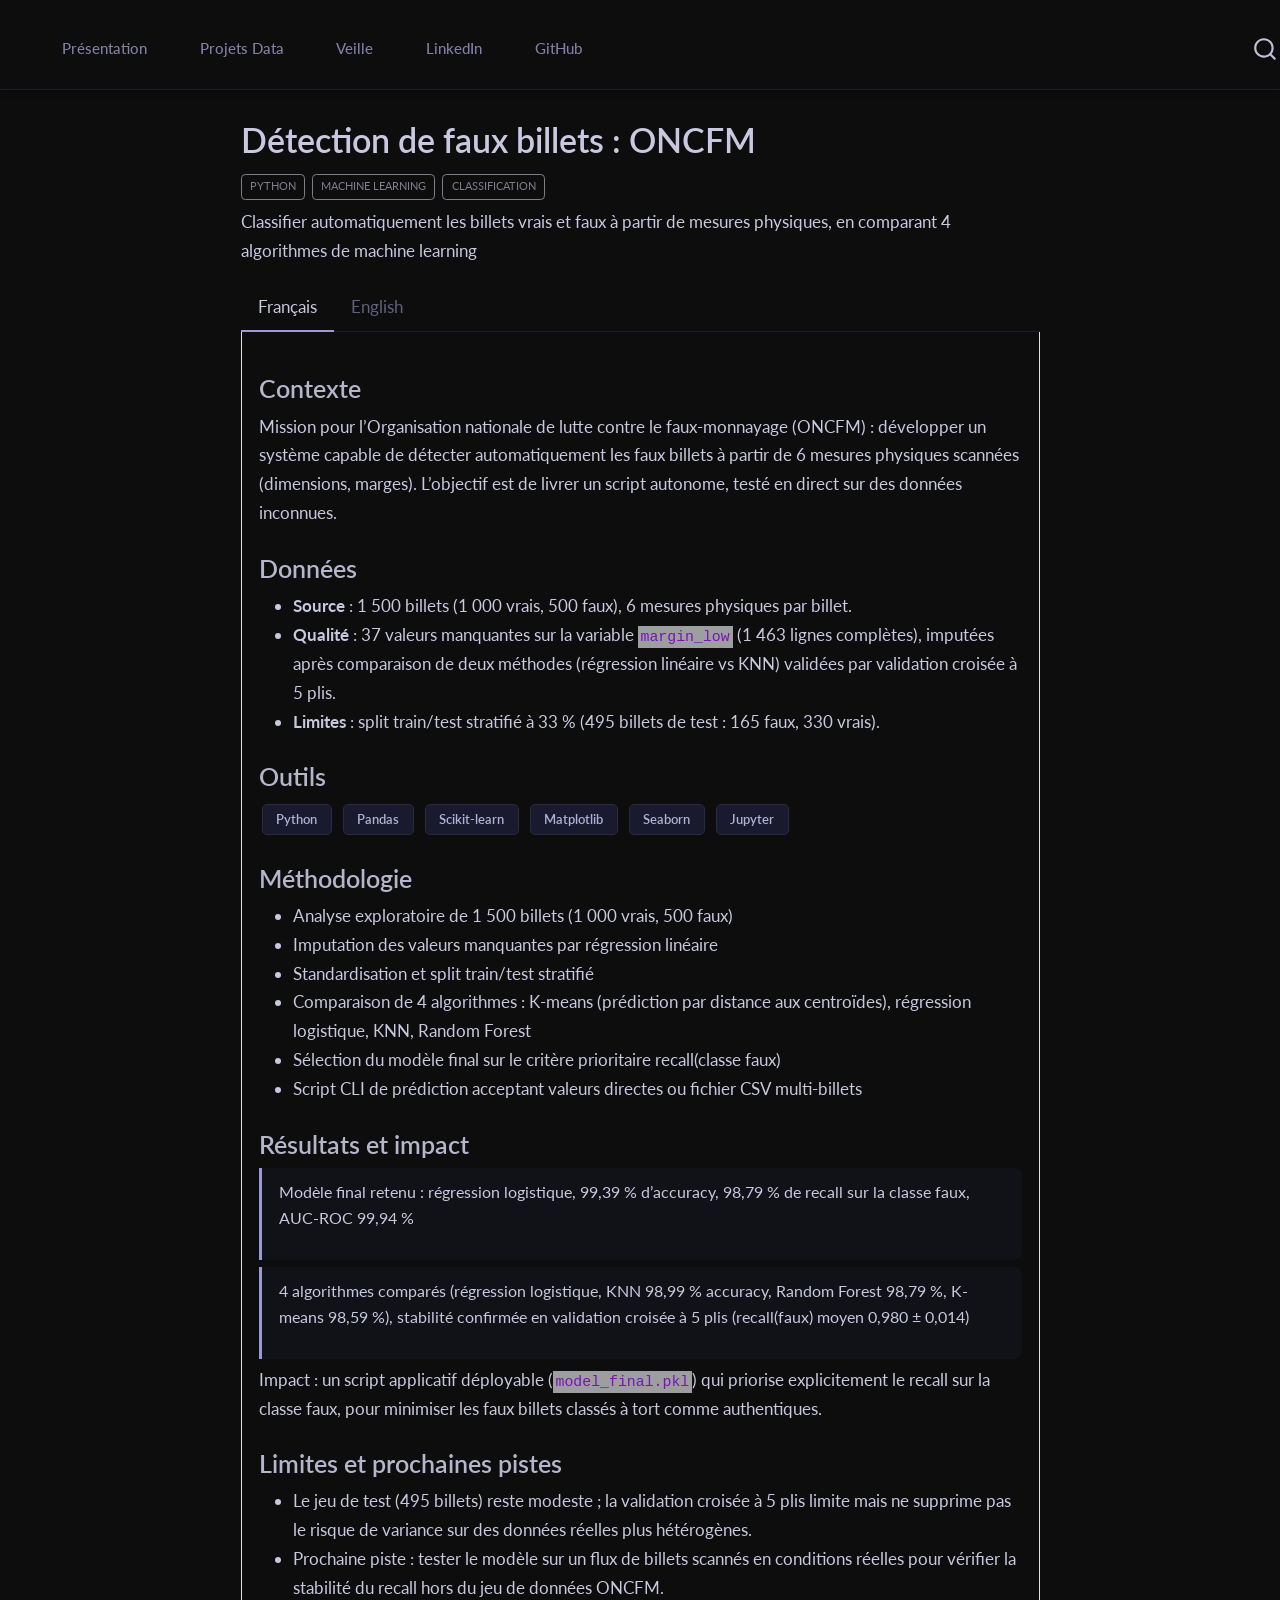
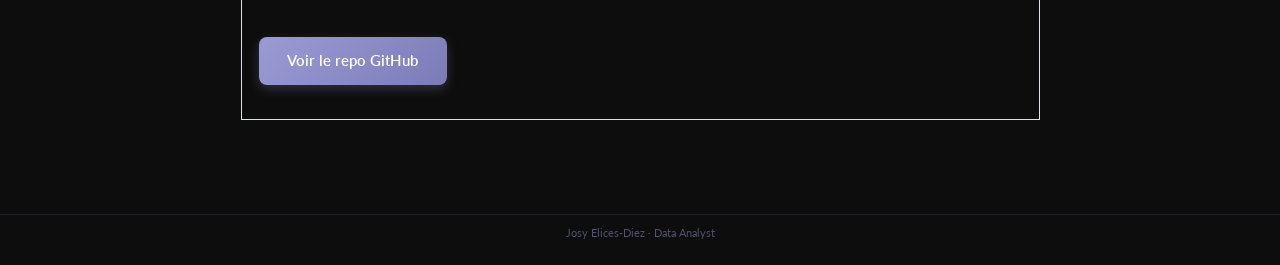
<file: docs/projets/faux-billets/index.html>
<!DOCTYPE html>
<html xmlns="http://www.w3.org/1999/xhtml" lang="en" xml:lang="en"><head>

<meta charset="utf-8">
<meta name="generator" content="quarto-1.9.38">

<meta name="viewport" content="width=device-width, initial-scale=1.0, user-scalable=yes">

<meta name="description" content="Classifier automatiquement les billets vrais et faux à partir de mesures physiques, en comparant 4 algorithmes de machine learning">

<title>Détection de faux billets : ONCFM – PORTFOLIO 2026</title>
<style>
/* Default styles provided by pandoc.
** See https://pandoc.org/MANUAL.html#variables-for-html for config info.
*/
code{white-space: pre-wrap;}
span.smallcaps{font-variant: small-caps;}
div.columns{display: flex; gap: min(4vw, 1.5em);}
div.column{flex: auto; overflow-x: auto;}
div.hanging-indent{margin-left: 1.5em; text-indent: -1.5em;}
ul.task-list{list-style: none;}
ul.task-list li input[type="checkbox"] {
  width: 0.8em;
  margin: 0 0.8em 0.2em -1em; /* quarto-specific, see https://github.com/quarto-dev/quarto-cli/issues/4556 */ 
  vertical-align: middle;
}
</style>


<script src="../../site_libs/quarto-nav/quarto-nav.js"></script>
<script src="../../site_libs/clipboard/clipboard.min.js"></script>
<script src="../../site_libs/quarto-search/autocomplete.umd.js"></script>
<script src="../../site_libs/quarto-search/fuse.min.js"></script>
<script src="../../site_libs/quarto-search/quarto-search.js"></script>
<meta name="quarto:offset" content="../../">
<link href="../../assets/favicon.png" rel="icon" type="image/png">
<script src="../../site_libs/quarto-html/quarto.js" type="module"></script>
<script src="../../site_libs/quarto-html/tabsets/tabsets.js" type="module"></script>
<script src="../../site_libs/quarto-html/popper.min.js"></script>
<script src="../../site_libs/quarto-html/tippy.umd.min.js"></script>
<script src="../../site_libs/quarto-html/anchor.min.js"></script>
<link href="../../site_libs/quarto-html/tippy.css" rel="stylesheet">
<link href="../../site_libs/quarto-html/quarto-syntax-highlighting-dark-0a6b7249c26820e032cb0bd839ff02b1.css" rel="stylesheet" id="quarto-text-highlighting-styles">
<script src="../../site_libs/bootstrap/bootstrap.min.js"></script>
<link href="../../site_libs/bootstrap/bootstrap-icons.css" rel="stylesheet">
<link href="../../site_libs/bootstrap/bootstrap-ee089b5cd8c331d37006e611d21b4011.min.css" rel="stylesheet" append-hash="true" id="quarto-bootstrap" data-mode="dark">
<script id="quarto-search-options" type="application/json">{
  "location": "navbar",
  "copy-button": false,
  "collapse-after": 3,
  "panel-placement": "end",
  "type": "overlay",
  "limit": 50,
  "keyboard-shortcut": [
    "f",
    "/",
    "s"
  ],
  "show-item-context": false,
  "language": {
    "search-no-results-text": "No results",
    "search-matching-documents-text": "matching documents",
    "search-copy-link-title": "Copy link to search",
    "search-hide-matches-text": "Hide additional matches",
    "search-more-match-text": "more match in this document",
    "search-more-matches-text": "more matches in this document",
    "search-clear-button-title": "Clear",
    "search-text-placeholder": "",
    "search-detached-cancel-button-title": "Cancel",
    "search-submit-button-title": "Submit",
    "search-label": "Search"
  }
}</script>
<style>html{ scroll-behavior: smooth; }</style>


</head>

<body class="nav-fixed fullcontent quarto-light">

<div id="quarto-search-results"></div>
  <header id="quarto-header" class="headroom fixed-top">
    <nav class="navbar navbar-expand-lg " data-bs-theme="dark">
      <div class="navbar-container container-fluid">
      <div class="navbar-brand-container mx-auto">
    <a class="navbar-brand" href="../../index.html">
    <span class="navbar-title">PORTFOLIO 2026</span>
    </a>
  </div>
            <div id="quarto-search" class="" title="Search"></div>
          <button class="navbar-toggler" type="button" data-bs-toggle="collapse" data-bs-target="#navbarCollapse" aria-controls="navbarCollapse" role="menu" aria-expanded="false" aria-label="Toggle navigation" onclick="if (window.quartoToggleHeadroom) { window.quartoToggleHeadroom(); }">
  <span class="navbar-toggler-icon"></span>
</button>
          <div class="collapse navbar-collapse" id="navbarCollapse">
            <ul class="navbar-nav navbar-nav-scroll me-auto">
  <li class="nav-item">
    <a class="nav-link" href="../../index.html"> 
<span class="menu-text">Présentation</span></a>
  </li>  
  <li class="nav-item">
    <a class="nav-link" href="../../projets.html"> 
<span class="menu-text">Projets Data</span></a>
  </li>  
  <li class="nav-item">
    <a class="nav-link" href="../../veille.html"> 
<span class="menu-text">Veille</span></a>
  </li>  
  <li class="nav-item">
    <a class="nav-link" href="https://www.linkedin.com/in/josy-elices-diez-03523225a/"> 
<span class="menu-text">LinkedIn</span></a>
  </li>  
  <li class="nav-item">
    <a class="nav-link" href="https://github.com/Elicesjo"> 
<span class="menu-text">GitHub</span></a>
  </li>  
</ul>
          </div> <!-- /navcollapse -->
            <div class="quarto-navbar-tools">
</div>
      </div> <!-- /container-fluid -->
    </nav>
</header>
<!-- content -->
<div id="quarto-content" class="quarto-container page-columns page-rows-contents page-layout-article page-navbar">
<!-- sidebar -->
<!-- margin-sidebar -->
    
<!-- main -->
<main class="content" id="quarto-document-content">

<header id="title-block-header" class="quarto-title-block default">
<div class="quarto-title">
<h1 class="title">Détection de faux billets : ONCFM</h1>
  <div class="quarto-categories">
    <div class="quarto-category">Python</div>
    <div class="quarto-category">Machine Learning</div>
    <div class="quarto-category">Classification</div>
  </div>
  </div>

<div>
  <div class="description">
    Classifier automatiquement les billets vrais et faux à partir de mesures physiques, en comparant 4 algorithmes de machine learning
  </div>
</div>


<div class="quarto-title-meta">

    
  
    
  </div>
  


</header>


<div class="tabset-margin-container"></div><div class="panel-tabset">
<ul class="nav nav-tabs" role="tablist"><li class="nav-item" role="presentation"><a class="nav-link active" id="tabset-1-1-tab" data-bs-toggle="tab" data-bs-target="#tabset-1-1" role="tab" aria-controls="tabset-1-1" aria-selected="true" href="">Français</a></li><li class="nav-item" role="presentation"><a class="nav-link" id="tabset-1-2-tab" data-bs-toggle="tab" data-bs-target="#tabset-1-2" role="tab" aria-controls="tabset-1-2" aria-selected="false" href="">English</a></li></ul>
<div class="tab-content">
<div id="tabset-1-1" class="tab-pane active" role="tabpanel" aria-labelledby="tabset-1-1-tab">
<section id="contexte" class="level3">
<h3 class="anchored" data-anchor-id="contexte">Contexte</h3>
<p>Mission pour l’Organisation nationale de lutte contre le faux-monnayage (ONCFM) : développer un système capable de détecter automatiquement les faux billets à partir de 6 mesures physiques scannées (dimensions, marges). L’objectif est de livrer un script autonome, testé en direct sur des données inconnues.</p>
</section>
<section id="données" class="level3">
<h3 class="anchored" data-anchor-id="données">Données</h3>
<ul>
<li><strong>Source</strong> : 1 500 billets (1 000 vrais, 500 faux), 6 mesures physiques par billet.</li>
<li><strong>Qualité</strong> : 37 valeurs manquantes sur la variable <code>margin_low</code> (1 463 lignes complètes), imputées après comparaison de deux méthodes (régression linéaire vs KNN) validées par validation croisée à 5 plis.</li>
<li><strong>Limites</strong> : split train/test stratifié à 33 % (495 billets de test : 165 faux, 330 vrais).</li>
</ul>
</section>
<section id="outils" class="level3">
<h3 class="anchored" data-anchor-id="outils">Outils</h3>
<p><span class="tool-badge">Python</span> <span class="tool-badge">Pandas</span> <span class="tool-badge">Scikit-learn</span> <span class="tool-badge">Matplotlib</span> <span class="tool-badge">Seaborn</span> <span class="tool-badge">Jupyter</span></p>
</section>
<section id="méthodologie" class="level3">
<h3 class="anchored" data-anchor-id="méthodologie">Méthodologie</h3>
<ul>
<li>Analyse exploratoire de 1 500 billets (1 000 vrais, 500 faux)</li>
<li>Imputation des valeurs manquantes par régression linéaire</li>
<li>Standardisation et split train/test stratifié</li>
<li>Comparaison de 4 algorithmes : K-means (prédiction par distance aux centroïdes), régression logistique, KNN, Random Forest</li>
<li>Sélection du modèle final sur le critère prioritaire recall(classe faux)</li>
<li>Script CLI de prédiction acceptant valeurs directes ou fichier CSV multi-billets</li>
</ul>
</section>
<section id="résultats-et-impact" class="level3">
<h3 class="anchored" data-anchor-id="résultats-et-impact">Résultats et impact</h3>
<div class="key-result">
<p>Modèle final retenu : régression logistique, 99,39 % d’accuracy, 98,79 % de recall sur la classe faux, AUC-ROC 99,94 %</p>
</div>
<div class="key-result">
<p>4 algorithmes comparés (régression logistique, KNN 98,99 % accuracy, Random Forest 98,79 %, K-means 98,59 %), stabilité confirmée en validation croisée à 5 plis (recall(faux) moyen 0,980 ± 0,014)</p>
</div>
<p>Impact : un script applicatif déployable (<code>model_final.pkl</code>) qui priorise explicitement le recall sur la classe faux, pour minimiser les faux billets classés à tort comme authentiques.</p>
</section>
<section id="limites-et-prochaines-pistes" class="level3">
<h3 class="anchored" data-anchor-id="limites-et-prochaines-pistes">Limites et prochaines pistes</h3>
<ul>
<li>Le jeu de test (495 billets) reste modeste ; la validation croisée à 5 plis limite mais ne supprime pas le risque de variance sur des données réelles plus hétérogènes.</li>
<li>Prochaine piste : tester le modèle sur un flux de billets scannés en conditions réelles pour vérifier la stabilité du recall hors du jeu de données ONCFM.</li>
</ul>
<p><a href="https://github.com/Elicesjo/PROJET-11-" class="cta-btn" style="display:inline-block;margin-top:1rem;">Voir le repo GitHub</a></p>
</section>
</div>
<div id="tabset-1-2" class="tab-pane" role="tabpanel" aria-labelledby="tabset-1-2-tab">
<section id="context" class="level3">
<h3 class="anchored" data-anchor-id="context">Context</h3>
<p>Mission for the National Counterfeiting Prevention Organization (ONCFM): develop a system to automatically detect counterfeit banknotes from 6 scanned physical measurements (dimensions, margins). The goal is to deliver a standalone script, tested live on unknown data.</p>
</section>
<section id="data" class="level3">
<h3 class="anchored" data-anchor-id="data">Data</h3>
<ul>
<li><strong>Source</strong>: 1,500 banknotes (1,000 genuine, 500 counterfeit), 6 physical measurements per note.</li>
<li><strong>Quality</strong>: 37 missing values on the <code>margin_low</code> variable (1,463 complete rows), imputed after comparing two methods (linear regression vs.&nbsp;KNN) validated via 5-fold cross-validation.</li>
<li><strong>Limits</strong>: stratified 33% train/test split (495 test banknotes: 165 counterfeit, 330 genuine).</li>
</ul>
</section>
<section id="tools" class="level3">
<h3 class="anchored" data-anchor-id="tools">Tools</h3>
<p><span class="tool-badge">Python</span> <span class="tool-badge">Pandas</span> <span class="tool-badge">Scikit-learn</span> <span class="tool-badge">Matplotlib</span> <span class="tool-badge">Seaborn</span> <span class="tool-badge">Jupyter</span></p>
</section>
<section id="methodology" class="level3">
<h3 class="anchored" data-anchor-id="methodology">Methodology</h3>
<ul>
<li>Exploratory analysis of 1,500 banknotes (1,000 genuine, 500 counterfeit)</li>
<li>Missing value imputation via linear regression</li>
<li>Standardization and stratified train/test split</li>
<li>Comparison of 4 algorithms: K-means (centroid-distance prediction), logistic regression, KNN, Random Forest</li>
<li>Final model selected on the priority criterion: recall on the counterfeit class</li>
<li>CLI prediction script accepting direct values or a multi-banknote CSV file</li>
</ul>
</section>
<section id="results-and-impact" class="level3">
<h3 class="anchored" data-anchor-id="results-and-impact">Results and impact</h3>
<div class="key-result">
<p>Final model selected: logistic regression, 99.39% accuracy, 98.79% recall on the counterfeit class, 99.94% AUC-ROC</p>
</div>
<div class="key-result">
<p>4 algorithms compared (logistic regression, KNN 98.99% accuracy, Random Forest 98.79%, K-means 98.59%), stability confirmed via 5-fold cross-validation (mean recall on counterfeit 0.980 ± 0.014)</p>
</div>
<p>Impact: a deployable prediction script (<code>model_final.pkl</code>) that explicitly prioritizes recall on the counterfeit class, to minimize counterfeit notes wrongly classified as genuine.</p>
</section>
<section id="limits-and-next-steps" class="level3">
<h3 class="anchored" data-anchor-id="limits-and-next-steps">Limits and next steps</h3>
<ul>
<li>The test set (495 banknotes) remains modest; 5-fold cross-validation limits but does not eliminate variance risk on more heterogeneous real-world data.</li>
<li>Next step: test the model on a live stream of scanned banknotes to verify recall stability beyond the ONCFM dataset.</li>
</ul>
<p><a href="https://github.com/Elicesjo/PROJET-11-" class="cta-btn" style="display:inline-block;margin-top:1rem;">View GitHub repo</a></p>
</section>
</div>
</div>
</div>



</main> <!-- /main -->
<script id="quarto-html-after-body" type="application/javascript">
  window.document.addEventListener("DOMContentLoaded", function (event) {
    const icon = "";
    const anchorJS = new window.AnchorJS();
    anchorJS.options = {
      placement: 'right',
      icon: icon
    };
    anchorJS.add('.anchored');
    const isCodeAnnotation = (el) => {
      for (const clz of el.classList) {
        if (clz.startsWith('code-annotation-')) {                     
          return true;
        }
      }
      return false;
    }
    const onCopySuccess = function(e) {
      // button target
      const button = e.trigger;
      // don't keep focus
      button.blur();
      // flash "checked"
      button.classList.add('code-copy-button-checked');
      var currentTitle = button.getAttribute("title");
      button.setAttribute("title", "Copied!");
      let tooltip;
      if (window.bootstrap) {
        button.setAttribute("data-bs-toggle", "tooltip");
        button.setAttribute("data-bs-placement", "left");
        button.setAttribute("data-bs-title", "Copied!");
        tooltip = new bootstrap.Tooltip(button, 
          { trigger: "manual", 
            customClass: "code-copy-button-tooltip",
            offset: [0, -8]});
        tooltip.show();    
      }
      setTimeout(function() {
        if (tooltip) {
          tooltip.hide();
          button.removeAttribute("data-bs-title");
          button.removeAttribute("data-bs-toggle");
          button.removeAttribute("data-bs-placement");
        }
        button.setAttribute("title", currentTitle);
        button.classList.remove('code-copy-button-checked');
      }, 1000);
      // clear code selection
      e.clearSelection();
    }
    const getTextToCopy = function(trigger) {
      const outerScaffold = trigger.parentElement.cloneNode(true);
      const codeEl = outerScaffold.querySelector('code');
      for (const childEl of codeEl.children) {
        if (isCodeAnnotation(childEl)) {
          childEl.remove();
        }
      }
      return codeEl.innerText;
    }
    const clipboard = new window.ClipboardJS('.code-copy-button:not([data-in-quarto-modal])', {
      text: getTextToCopy
    });
    clipboard.on('success', onCopySuccess);
    if (window.document.getElementById('quarto-embedded-source-code-modal')) {
      const clipboardModal = new window.ClipboardJS('.code-copy-button[data-in-quarto-modal]', {
        text: getTextToCopy,
        container: window.document.getElementById('quarto-embedded-source-code-modal')
      });
      clipboardModal.on('success', onCopySuccess);
    }
      var localhostRegex = new RegExp(/^(?:http|https):\/\/localhost\:?[0-9]*\//);
      var mailtoRegex = new RegExp(/^mailto:/);
        var filterRegex = new RegExp('/' + window.location.host + '/');
      var isInternal = (href) => {
          return filterRegex.test(href) || localhostRegex.test(href) || mailtoRegex.test(href);
      }
      // Inspect non-navigation links and adorn them if external
     var links = window.document.querySelectorAll('a[href]:not(.nav-link):not(.navbar-brand):not(.toc-action):not(.sidebar-link):not(.sidebar-item-toggle):not(.pagination-link):not(.no-external):not([aria-hidden]):not(.dropdown-item):not(.quarto-navigation-tool):not(.about-link)');
      for (var i=0; i<links.length; i++) {
        const link = links[i];
        if (!isInternal(link.href)) {
          // undo the damage that might have been done by quarto-nav.js in the case of
          // links that we want to consider external
          if (link.dataset.originalHref !== undefined) {
            link.href = link.dataset.originalHref;
          }
        }
      }
    function tippyHover(el, contentFn, onTriggerFn, onUntriggerFn) {
      const config = {
        allowHTML: true,
        maxWidth: 500,
        delay: 100,
        arrow: false,
        appendTo: function(el) {
            return el.parentElement;
        },
        interactive: true,
        interactiveBorder: 10,
        theme: 'quarto',
        placement: 'bottom-start',
      };
      if (contentFn) {
        config.content = contentFn;
      }
      if (onTriggerFn) {
        config.onTrigger = onTriggerFn;
      }
      if (onUntriggerFn) {
        config.onUntrigger = onUntriggerFn;
      }
      window.tippy(el, config); 
    }
    const noterefs = window.document.querySelectorAll('a[role="doc-noteref"]');
    for (var i=0; i<noterefs.length; i++) {
      const ref = noterefs[i];
      tippyHover(ref, function() {
        // use id or data attribute instead here
        let href = ref.getAttribute('data-footnote-href') || ref.getAttribute('href');
        try { href = new URL(href).hash; } catch {}
        const id = href.replace(/^#\/?/, "");
        const note = window.document.getElementById(id);
        if (note) {
          return note.innerHTML;
        } else {
          return "";
        }
      });
    }
    const xrefs = window.document.querySelectorAll('a.quarto-xref');
    const processXRef = (id, note) => {
      // Strip column container classes
      const stripColumnClz = (el) => {
        el.classList.remove("page-full", "page-columns");
        if (el.children) {
          for (const child of el.children) {
            stripColumnClz(child);
          }
        }
      }
      stripColumnClz(note)
      if (id === null || id.startsWith('sec-')) {
        // Special case sections, only their first couple elements
        const container = document.createElement("div");
        if (note.children && note.children.length > 2) {
          container.appendChild(note.children[0].cloneNode(true));
          for (let i = 1; i < note.children.length; i++) {
            const child = note.children[i];
            if (child.tagName === "P" && child.innerText === "") {
              continue;
            } else {
              container.appendChild(child.cloneNode(true));
              break;
            }
          }
          if (window.Quarto?.typesetMath) {
            window.Quarto.typesetMath(container);
          }
          return container.innerHTML
        } else {
          if (window.Quarto?.typesetMath) {
            window.Quarto.typesetMath(note);
          }
          return note.innerHTML;
        }
      } else {
        // Remove any anchor links if they are present
        const anchorLink = note.querySelector('a.anchorjs-link');
        if (anchorLink) {
          anchorLink.remove();
        }
        if (window.Quarto?.typesetMath) {
          window.Quarto.typesetMath(note);
        }
        if (note.classList.contains("callout")) {
          return note.outerHTML;
        } else {
          return note.innerHTML;
        }
      }
    }
    for (var i=0; i<xrefs.length; i++) {
      const xref = xrefs[i];
      tippyHover(xref, undefined, function(instance) {
        instance.disable();
        let url = xref.getAttribute('href');
        let hash = undefined; 
        if (url.startsWith('#')) {
          hash = url;
        } else {
          try { hash = new URL(url).hash; } catch {}
        }
        if (hash) {
          const id = hash.replace(/^#\/?/, "");
          const note = window.document.getElementById(id);
          if (note !== null) {
            try {
              const html = processXRef(id, note.cloneNode(true));
              instance.setContent(html);
            } finally {
              instance.enable();
              instance.show();
            }
          } else {
            // See if we can fetch this
            fetch(url.split('#')[0])
            .then(res => res.text())
            .then(html => {
              const parser = new DOMParser();
              const htmlDoc = parser.parseFromString(html, "text/html");
              const note = htmlDoc.getElementById(id);
              if (note !== null) {
                const html = processXRef(id, note);
                instance.setContent(html);
              } 
            }).finally(() => {
              instance.enable();
              instance.show();
            });
          }
        } else {
          // See if we can fetch a full url (with no hash to target)
          // This is a special case and we should probably do some content thinning / targeting
          fetch(url)
          .then(res => res.text())
          .then(html => {
            const parser = new DOMParser();
            const htmlDoc = parser.parseFromString(html, "text/html");
            const note = htmlDoc.querySelector('main.content');
            if (note !== null) {
              // This should only happen for chapter cross references
              // (since there is no id in the URL)
              // remove the first header
              if (note.children.length > 0 && note.children[0].tagName === "HEADER") {
                note.children[0].remove();
              }
              const html = processXRef(null, note);
              instance.setContent(html);
            } 
          }).finally(() => {
            instance.enable();
            instance.show();
          });
        }
      }, function(instance) {
      });
    }
        let selectedAnnoteEl;
        const selectorForAnnotation = ( cell, annotation) => {
          let cellAttr = 'data-code-cell="' + cell + '"';
          let lineAttr = 'data-code-annotation="' +  annotation + '"';
          const selector = 'span[' + cellAttr + '][' + lineAttr + ']';
          return selector;
        }
        const selectCodeLines = (annoteEl) => {
          const doc = window.document;
          const targetCell = annoteEl.getAttribute("data-target-cell");
          const targetAnnotation = annoteEl.getAttribute("data-target-annotation");
          const annoteSpan = window.document.querySelector(selectorForAnnotation(targetCell, targetAnnotation));
          const lines = annoteSpan.getAttribute("data-code-lines").split(",");
          const lineIds = lines.map((line) => {
            return targetCell + "-" + line;
          })
          let top = null;
          let height = null;
          let parent = null;
          if (lineIds.length > 0) {
              //compute the position of the single el (top and bottom and make a div)
              const el = window.document.getElementById(lineIds[0]);
              top = el.offsetTop;
              height = el.offsetHeight;
              parent = el.parentElement.parentElement;
            if (lineIds.length > 1) {
              const lastEl = window.document.getElementById(lineIds[lineIds.length - 1]);
              const bottom = lastEl.offsetTop + lastEl.offsetHeight;
              height = bottom - top;
            }
            if (top !== null && height !== null && parent !== null) {
              // cook up a div (if necessary) and position it 
              let div = window.document.getElementById("code-annotation-line-highlight");
              if (div === null) {
                div = window.document.createElement("div");
                div.setAttribute("id", "code-annotation-line-highlight");
                div.style.position = 'absolute';
                parent.appendChild(div);
              }
              div.style.top = top - 2 + "px";
              div.style.height = height + 4 + "px";
              div.style.left = 0;
              let gutterDiv = window.document.getElementById("code-annotation-line-highlight-gutter");
              if (gutterDiv === null) {
                gutterDiv = window.document.createElement("div");
                gutterDiv.setAttribute("id", "code-annotation-line-highlight-gutter");
                gutterDiv.style.position = 'absolute';
                const codeCell = window.document.getElementById(targetCell);
                const gutter = codeCell.querySelector('.code-annotation-gutter');
                gutter.appendChild(gutterDiv);
              }
              gutterDiv.style.top = top - 2 + "px";
              gutterDiv.style.height = height + 4 + "px";
            }
            selectedAnnoteEl = annoteEl;
          }
        };
        const unselectCodeLines = () => {
          const elementsIds = ["code-annotation-line-highlight", "code-annotation-line-highlight-gutter"];
          elementsIds.forEach((elId) => {
            const div = window.document.getElementById(elId);
            if (div) {
              div.remove();
            }
          });
          selectedAnnoteEl = undefined;
        };
          // Handle positioning of the toggle
      window.addEventListener(
        "resize",
        throttle(() => {
          elRect = undefined;
          if (selectedAnnoteEl) {
            selectCodeLines(selectedAnnoteEl);
          }
        }, 10)
      );
      function throttle(fn, ms) {
      let throttle = false;
      let timer;
        return (...args) => {
          if(!throttle) { // first call gets through
              fn.apply(this, args);
              throttle = true;
          } else { // all the others get throttled
              if(timer) clearTimeout(timer); // cancel #2
              timer = setTimeout(() => {
                fn.apply(this, args);
                timer = throttle = false;
              }, ms);
          }
        };
      }
        // Attach click handler to the DT
        const annoteDls = window.document.querySelectorAll('dt[data-target-cell]');
        for (const annoteDlNode of annoteDls) {
          annoteDlNode.addEventListener('click', (event) => {
            const clickedEl = event.target;
            if (clickedEl !== selectedAnnoteEl) {
              unselectCodeLines();
              const activeEl = window.document.querySelector('dt[data-target-cell].code-annotation-active');
              if (activeEl) {
                activeEl.classList.remove('code-annotation-active');
              }
              selectCodeLines(clickedEl);
              clickedEl.classList.add('code-annotation-active');
            } else {
              // Unselect the line
              unselectCodeLines();
              clickedEl.classList.remove('code-annotation-active');
            }
          });
        }
    const findCites = (el) => {
      const parentEl = el.parentElement;
      if (parentEl) {
        const cites = parentEl.dataset.cites;
        if (cites) {
          return {
            el,
            cites: cites.split(' ')
          };
        } else {
          return findCites(el.parentElement)
        }
      } else {
        return undefined;
      }
    };
    var bibliorefs = window.document.querySelectorAll('a[role="doc-biblioref"]');
    for (var i=0; i<bibliorefs.length; i++) {
      const ref = bibliorefs[i];
      const citeInfo = findCites(ref);
      if (citeInfo) {
        tippyHover(citeInfo.el, function() {
          var popup = window.document.createElement('div');
          citeInfo.cites.forEach(function(cite) {
            var citeDiv = window.document.createElement('div');
            citeDiv.classList.add('hanging-indent');
            citeDiv.classList.add('csl-entry');
            var biblioDiv = window.document.getElementById('ref-' + cite);
            if (biblioDiv) {
              citeDiv.innerHTML = biblioDiv.innerHTML;
            }
            popup.appendChild(citeDiv);
          });
          return popup.innerHTML;
        });
      }
    }
  });
  </script>
</div> <!-- /content -->
<footer class="footer">
  <div class="nav-footer">
    <div class="nav-footer-left">
      &nbsp;
    </div>   
    <div class="nav-footer-center">
<p>Josy Elices-Diez · Data Analyst</p>
</div>
    <div class="nav-footer-right">
      &nbsp;
    </div>
  </div>
</footer>




<script src="../../site_libs/quarto-html/zenscroll-min.js"></script>
</body></html>
</file>
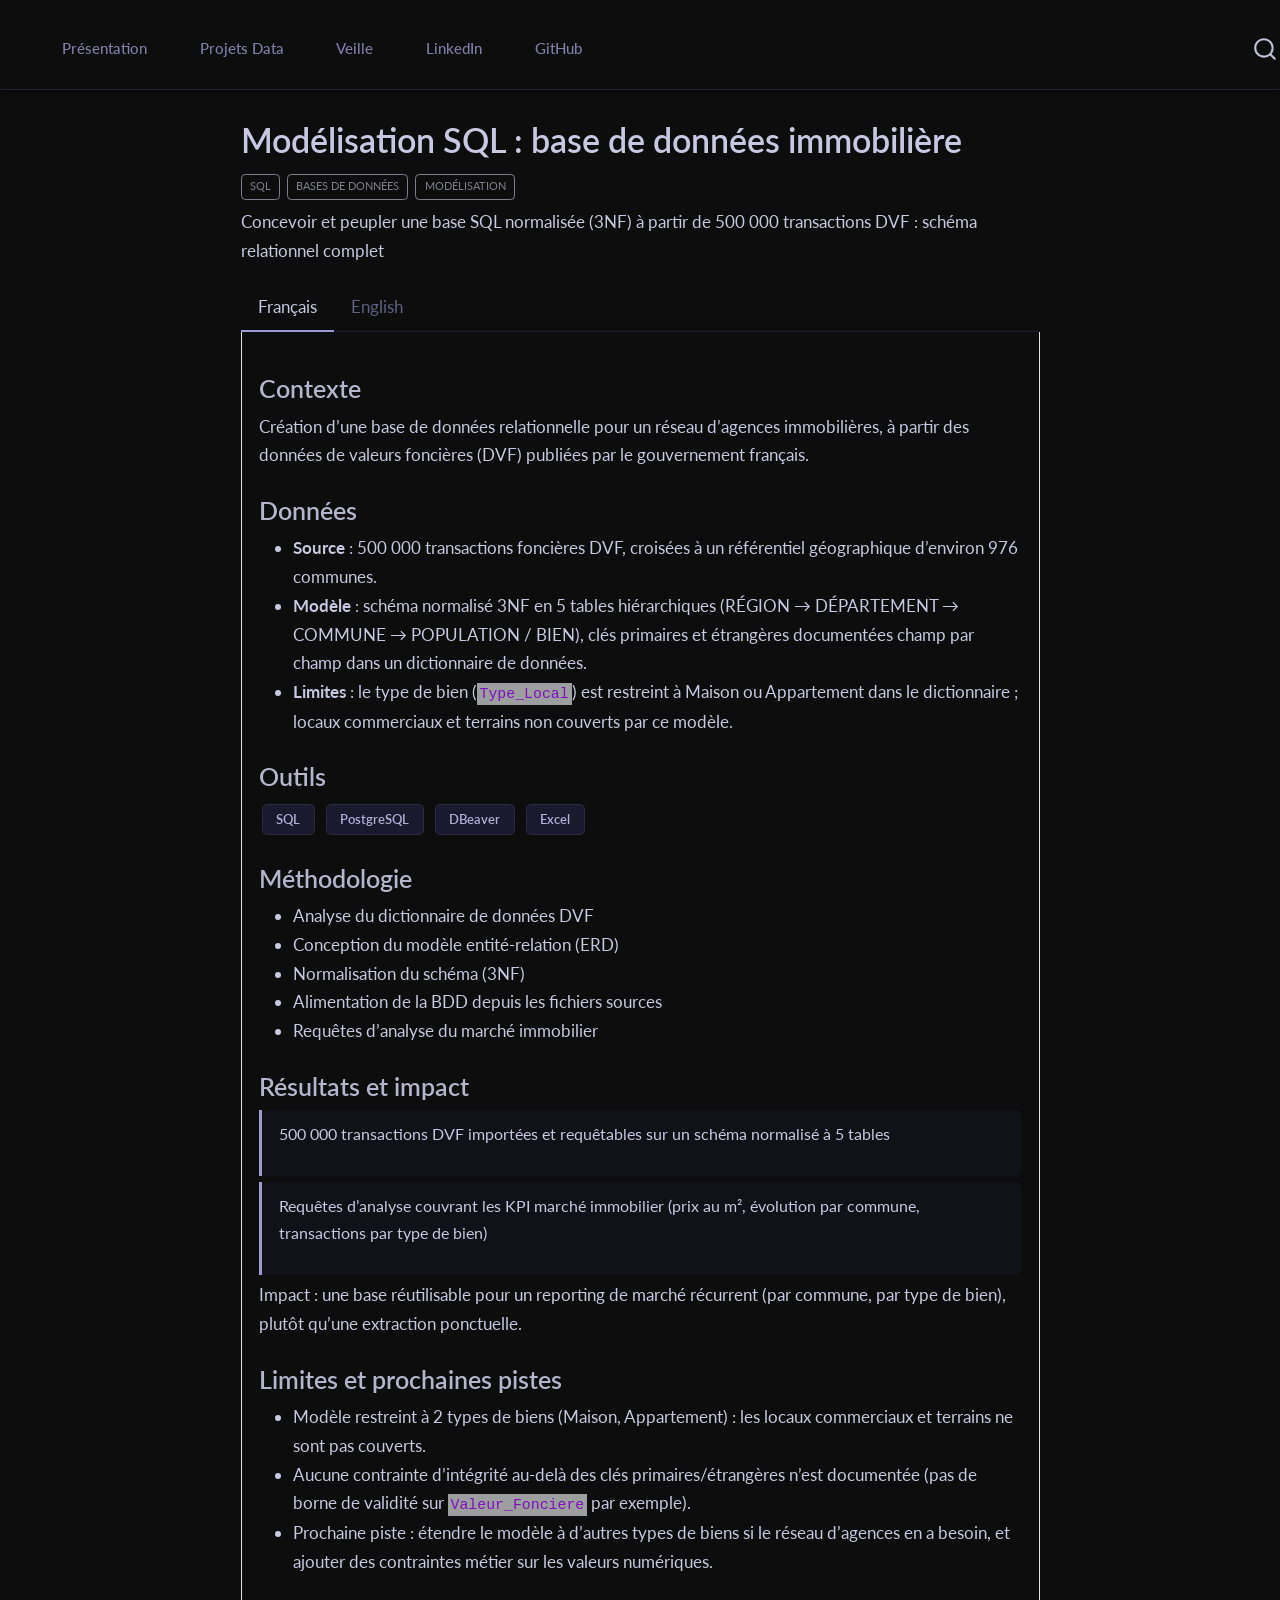
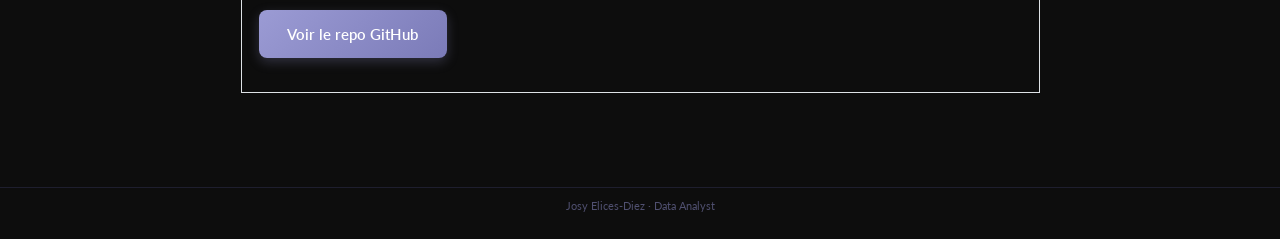
<file: docs/projets/immo-sql/index.html>
<!DOCTYPE html>
<html xmlns="http://www.w3.org/1999/xhtml" lang="en" xml:lang="en"><head>

<meta charset="utf-8">
<meta name="generator" content="quarto-1.9.38">

<meta name="viewport" content="width=device-width, initial-scale=1.0, user-scalable=yes">

<meta name="description" content="Concevoir et peupler une base SQL normalisée (3NF) à partir de 500 000 transactions DVF : schéma relationnel complet">

<title>Modélisation SQL : base de données immobilière – PORTFOLIO 2026</title>
<style>
/* Default styles provided by pandoc.
** See https://pandoc.org/MANUAL.html#variables-for-html for config info.
*/
code{white-space: pre-wrap;}
span.smallcaps{font-variant: small-caps;}
div.columns{display: flex; gap: min(4vw, 1.5em);}
div.column{flex: auto; overflow-x: auto;}
div.hanging-indent{margin-left: 1.5em; text-indent: -1.5em;}
ul.task-list{list-style: none;}
ul.task-list li input[type="checkbox"] {
  width: 0.8em;
  margin: 0 0.8em 0.2em -1em; /* quarto-specific, see https://github.com/quarto-dev/quarto-cli/issues/4556 */ 
  vertical-align: middle;
}
</style>


<script src="../../site_libs/quarto-nav/quarto-nav.js"></script>
<script src="../../site_libs/clipboard/clipboard.min.js"></script>
<script src="../../site_libs/quarto-search/autocomplete.umd.js"></script>
<script src="../../site_libs/quarto-search/fuse.min.js"></script>
<script src="../../site_libs/quarto-search/quarto-search.js"></script>
<meta name="quarto:offset" content="../../">
<link href="../../assets/favicon.png" rel="icon" type="image/png">
<script src="../../site_libs/quarto-html/quarto.js" type="module"></script>
<script src="../../site_libs/quarto-html/tabsets/tabsets.js" type="module"></script>
<script src="../../site_libs/quarto-html/popper.min.js"></script>
<script src="../../site_libs/quarto-html/tippy.umd.min.js"></script>
<script src="../../site_libs/quarto-html/anchor.min.js"></script>
<link href="../../site_libs/quarto-html/tippy.css" rel="stylesheet">
<link href="../../site_libs/quarto-html/quarto-syntax-highlighting-dark-0a6b7249c26820e032cb0bd839ff02b1.css" rel="stylesheet" id="quarto-text-highlighting-styles">
<script src="../../site_libs/bootstrap/bootstrap.min.js"></script>
<link href="../../site_libs/bootstrap/bootstrap-icons.css" rel="stylesheet">
<link href="../../site_libs/bootstrap/bootstrap-ee089b5cd8c331d37006e611d21b4011.min.css" rel="stylesheet" append-hash="true" id="quarto-bootstrap" data-mode="dark">
<script id="quarto-search-options" type="application/json">{
  "location": "navbar",
  "copy-button": false,
  "collapse-after": 3,
  "panel-placement": "end",
  "type": "overlay",
  "limit": 50,
  "keyboard-shortcut": [
    "f",
    "/",
    "s"
  ],
  "show-item-context": false,
  "language": {
    "search-no-results-text": "No results",
    "search-matching-documents-text": "matching documents",
    "search-copy-link-title": "Copy link to search",
    "search-hide-matches-text": "Hide additional matches",
    "search-more-match-text": "more match in this document",
    "search-more-matches-text": "more matches in this document",
    "search-clear-button-title": "Clear",
    "search-text-placeholder": "",
    "search-detached-cancel-button-title": "Cancel",
    "search-submit-button-title": "Submit",
    "search-label": "Search"
  }
}</script>
<style>html{ scroll-behavior: smooth; }</style>


</head>

<body class="nav-fixed fullcontent quarto-light">

<div id="quarto-search-results"></div>
  <header id="quarto-header" class="headroom fixed-top">
    <nav class="navbar navbar-expand-lg " data-bs-theme="dark">
      <div class="navbar-container container-fluid">
      <div class="navbar-brand-container mx-auto">
    <a class="navbar-brand" href="../../index.html">
    <span class="navbar-title">PORTFOLIO 2026</span>
    </a>
  </div>
            <div id="quarto-search" class="" title="Search"></div>
          <button class="navbar-toggler" type="button" data-bs-toggle="collapse" data-bs-target="#navbarCollapse" aria-controls="navbarCollapse" role="menu" aria-expanded="false" aria-label="Toggle navigation" onclick="if (window.quartoToggleHeadroom) { window.quartoToggleHeadroom(); }">
  <span class="navbar-toggler-icon"></span>
</button>
          <div class="collapse navbar-collapse" id="navbarCollapse">
            <ul class="navbar-nav navbar-nav-scroll me-auto">
  <li class="nav-item">
    <a class="nav-link" href="../../index.html"> 
<span class="menu-text">Présentation</span></a>
  </li>  
  <li class="nav-item">
    <a class="nav-link" href="../../projets.html"> 
<span class="menu-text">Projets Data</span></a>
  </li>  
  <li class="nav-item">
    <a class="nav-link" href="../../veille.html"> 
<span class="menu-text">Veille</span></a>
  </li>  
  <li class="nav-item">
    <a class="nav-link" href="https://www.linkedin.com/in/josy-elices-diez-03523225a/"> 
<span class="menu-text">LinkedIn</span></a>
  </li>  
  <li class="nav-item">
    <a class="nav-link" href="https://github.com/Elicesjo"> 
<span class="menu-text">GitHub</span></a>
  </li>  
</ul>
          </div> <!-- /navcollapse -->
            <div class="quarto-navbar-tools">
</div>
      </div> <!-- /container-fluid -->
    </nav>
</header>
<!-- content -->
<div id="quarto-content" class="quarto-container page-columns page-rows-contents page-layout-article page-navbar">
<!-- sidebar -->
<!-- margin-sidebar -->
    
<!-- main -->
<main class="content" id="quarto-document-content">

<header id="title-block-header" class="quarto-title-block default">
<div class="quarto-title">
<h1 class="title">Modélisation SQL : base de données immobilière</h1>
  <div class="quarto-categories">
    <div class="quarto-category">SQL</div>
    <div class="quarto-category">Bases de données</div>
    <div class="quarto-category">Modélisation</div>
  </div>
  </div>

<div>
  <div class="description">
    Concevoir et peupler une base SQL normalisée (3NF) à partir de 500 000 transactions DVF : schéma relationnel complet
  </div>
</div>


<div class="quarto-title-meta">

    
  
    
  </div>
  


</header>


<div class="tabset-margin-container"></div><div class="panel-tabset">
<ul class="nav nav-tabs" role="tablist"><li class="nav-item" role="presentation"><a class="nav-link active" id="tabset-1-1-tab" data-bs-toggle="tab" data-bs-target="#tabset-1-1" role="tab" aria-controls="tabset-1-1" aria-selected="true" href="">Français</a></li><li class="nav-item" role="presentation"><a class="nav-link" id="tabset-1-2-tab" data-bs-toggle="tab" data-bs-target="#tabset-1-2" role="tab" aria-controls="tabset-1-2" aria-selected="false" href="">English</a></li></ul>
<div class="tab-content">
<div id="tabset-1-1" class="tab-pane active" role="tabpanel" aria-labelledby="tabset-1-1-tab">
<section id="contexte" class="level3">
<h3 class="anchored" data-anchor-id="contexte">Contexte</h3>
<p>Création d’une base de données relationnelle pour un réseau d’agences immobilières, à partir des données de valeurs foncières (DVF) publiées par le gouvernement français.</p>
</section>
<section id="données" class="level3">
<h3 class="anchored" data-anchor-id="données">Données</h3>
<ul>
<li><strong>Source</strong> : 500 000 transactions foncières DVF, croisées à un référentiel géographique d’environ 976 communes.</li>
<li><strong>Modèle</strong> : schéma normalisé 3NF en 5 tables hiérarchiques (RÉGION → DÉPARTEMENT → COMMUNE → POPULATION / BIEN), clés primaires et étrangères documentées champ par champ dans un dictionnaire de données.</li>
<li><strong>Limites</strong> : le type de bien (<code>Type_Local</code>) est restreint à Maison ou Appartement dans le dictionnaire ; locaux commerciaux et terrains non couverts par ce modèle.</li>
</ul>
</section>
<section id="outils" class="level3">
<h3 class="anchored" data-anchor-id="outils">Outils</h3>
<p><span class="tool-badge">SQL</span> <span class="tool-badge">PostgreSQL</span> <span class="tool-badge">DBeaver</span> <span class="tool-badge">Excel</span></p>
</section>
<section id="méthodologie" class="level3">
<h3 class="anchored" data-anchor-id="méthodologie">Méthodologie</h3>
<ul>
<li>Analyse du dictionnaire de données DVF</li>
<li>Conception du modèle entité-relation (ERD)</li>
<li>Normalisation du schéma (3NF)</li>
<li>Alimentation de la BDD depuis les fichiers sources</li>
<li>Requêtes d’analyse du marché immobilier</li>
</ul>
</section>
<section id="résultats-et-impact" class="level3">
<h3 class="anchored" data-anchor-id="résultats-et-impact">Résultats et impact</h3>
<div class="key-result">
<p>500 000 transactions DVF importées et requêtables sur un schéma normalisé à 5 tables</p>
</div>
<div class="key-result">
<p>Requêtes d’analyse couvrant les KPI marché immobilier (prix au m², évolution par commune, transactions par type de bien)</p>
</div>
<p>Impact : une base réutilisable pour un reporting de marché récurrent (par commune, par type de bien), plutôt qu’une extraction ponctuelle.</p>
</section>
<section id="limites-et-prochaines-pistes" class="level3">
<h3 class="anchored" data-anchor-id="limites-et-prochaines-pistes">Limites et prochaines pistes</h3>
<ul>
<li>Modèle restreint à 2 types de biens (Maison, Appartement) : les locaux commerciaux et terrains ne sont pas couverts.</li>
<li>Aucune contrainte d’intégrité au-delà des clés primaires/étrangères n’est documentée (pas de borne de validité sur <code>Valeur_Fonciere</code> par exemple).</li>
<li>Prochaine piste : étendre le modèle à d’autres types de biens si le réseau d’agences en a besoin, et ajouter des contraintes métier sur les valeurs numériques.</li>
</ul>
<p><a href="https://github.com/Elicesjo/PROJET-4-" class="cta-btn" style="display:inline-block;margin-top:1rem;">Voir le repo GitHub</a></p>
</section>
</div>
<div id="tabset-1-2" class="tab-pane" role="tabpanel" aria-labelledby="tabset-1-2-tab">
<section id="context" class="level3">
<h3 class="anchored" data-anchor-id="context">Context</h3>
<p>Creation of a relational database for a real estate agency network, using French government land value data (DVF).</p>
</section>
<section id="data" class="level3">
<h3 class="anchored" data-anchor-id="data">Data</h3>
<ul>
<li><strong>Source</strong>: 500,000 DVF land transactions, cross-referenced with a geographic reference set of about 976 municipalities.</li>
<li><strong>Model</strong>: normalized 3NF schema across 5 hierarchical tables (REGION → DEPARTMENT → MUNICIPALITY → POPULATION / PROPERTY), primary and foreign keys documented field by field in a data dictionary.</li>
<li><strong>Limits</strong>: property type (<code>Type_Local</code>) is restricted to House or Apartment in the dictionary; commercial premises and land plots are not covered by this model.</li>
</ul>
</section>
<section id="tools" class="level3">
<h3 class="anchored" data-anchor-id="tools">Tools</h3>
<p><span class="tool-badge">SQL</span> <span class="tool-badge">PostgreSQL</span> <span class="tool-badge">DBeaver</span> <span class="tool-badge">Excel</span></p>
</section>
<section id="methodology" class="level3">
<h3 class="anchored" data-anchor-id="methodology">Methodology</h3>
<ul>
<li>Analysis of the DVF data dictionary</li>
<li>Entity-relationship model design (ERD)</li>
<li>Schema normalization (3NF)</li>
<li>Database population from source files</li>
<li>Real estate market analysis queries</li>
</ul>
</section>
<section id="results-and-impact" class="level3">
<h3 class="anchored" data-anchor-id="results-and-impact">Results and impact</h3>
<div class="key-result">
<p>500,000 DVF transactions imported and queryable on a normalized 5-table schema</p>
</div>
<div class="key-result">
<p>Analysis queries covering real estate market KPIs (price per m², trends by municipality, transactions by property type)</p>
</div>
<p>Impact: a reusable database for recurring market reporting (by municipality, by property type), rather than a one-off extraction.</p>
</section>
<section id="limits-and-next-steps" class="level3">
<h3 class="anchored" data-anchor-id="limits-and-next-steps">Limits and next steps</h3>
<ul>
<li>Model restricted to 2 property types (House, Apartment): commercial premises and land plots are not covered.</li>
<li>No integrity constraint beyond primary/foreign keys is documented (no validity range on <code>Valeur_Fonciere</code>, for instance).</li>
<li>Next step: extend the model to other property types if the agency network needs it, and add business constraints on numeric values.</li>
</ul>
<p><a href="https://github.com/Elicesjo/PROJET-4-" class="cta-btn" style="display:inline-block;margin-top:1rem;">View GitHub repo</a></p>
</section>
</div>
</div>
</div>



</main> <!-- /main -->
<script id="quarto-html-after-body" type="application/javascript">
  window.document.addEventListener("DOMContentLoaded", function (event) {
    const icon = "";
    const anchorJS = new window.AnchorJS();
    anchorJS.options = {
      placement: 'right',
      icon: icon
    };
    anchorJS.add('.anchored');
    const isCodeAnnotation = (el) => {
      for (const clz of el.classList) {
        if (clz.startsWith('code-annotation-')) {                     
          return true;
        }
      }
      return false;
    }
    const onCopySuccess = function(e) {
      // button target
      const button = e.trigger;
      // don't keep focus
      button.blur();
      // flash "checked"
      button.classList.add('code-copy-button-checked');
      var currentTitle = button.getAttribute("title");
      button.setAttribute("title", "Copied!");
      let tooltip;
      if (window.bootstrap) {
        button.setAttribute("data-bs-toggle", "tooltip");
        button.setAttribute("data-bs-placement", "left");
        button.setAttribute("data-bs-title", "Copied!");
        tooltip = new bootstrap.Tooltip(button, 
          { trigger: "manual", 
            customClass: "code-copy-button-tooltip",
            offset: [0, -8]});
        tooltip.show();    
      }
      setTimeout(function() {
        if (tooltip) {
          tooltip.hide();
          button.removeAttribute("data-bs-title");
          button.removeAttribute("data-bs-toggle");
          button.removeAttribute("data-bs-placement");
        }
        button.setAttribute("title", currentTitle);
        button.classList.remove('code-copy-button-checked');
      }, 1000);
      // clear code selection
      e.clearSelection();
    }
    const getTextToCopy = function(trigger) {
      const outerScaffold = trigger.parentElement.cloneNode(true);
      const codeEl = outerScaffold.querySelector('code');
      for (const childEl of codeEl.children) {
        if (isCodeAnnotation(childEl)) {
          childEl.remove();
        }
      }
      return codeEl.innerText;
    }
    const clipboard = new window.ClipboardJS('.code-copy-button:not([data-in-quarto-modal])', {
      text: getTextToCopy
    });
    clipboard.on('success', onCopySuccess);
    if (window.document.getElementById('quarto-embedded-source-code-modal')) {
      const clipboardModal = new window.ClipboardJS('.code-copy-button[data-in-quarto-modal]', {
        text: getTextToCopy,
        container: window.document.getElementById('quarto-embedded-source-code-modal')
      });
      clipboardModal.on('success', onCopySuccess);
    }
      var localhostRegex = new RegExp(/^(?:http|https):\/\/localhost\:?[0-9]*\//);
      var mailtoRegex = new RegExp(/^mailto:/);
        var filterRegex = new RegExp('/' + window.location.host + '/');
      var isInternal = (href) => {
          return filterRegex.test(href) || localhostRegex.test(href) || mailtoRegex.test(href);
      }
      // Inspect non-navigation links and adorn them if external
     var links = window.document.querySelectorAll('a[href]:not(.nav-link):not(.navbar-brand):not(.toc-action):not(.sidebar-link):not(.sidebar-item-toggle):not(.pagination-link):not(.no-external):not([aria-hidden]):not(.dropdown-item):not(.quarto-navigation-tool):not(.about-link)');
      for (var i=0; i<links.length; i++) {
        const link = links[i];
        if (!isInternal(link.href)) {
          // undo the damage that might have been done by quarto-nav.js in the case of
          // links that we want to consider external
          if (link.dataset.originalHref !== undefined) {
            link.href = link.dataset.originalHref;
          }
        }
      }
    function tippyHover(el, contentFn, onTriggerFn, onUntriggerFn) {
      const config = {
        allowHTML: true,
        maxWidth: 500,
        delay: 100,
        arrow: false,
        appendTo: function(el) {
            return el.parentElement;
        },
        interactive: true,
        interactiveBorder: 10,
        theme: 'quarto',
        placement: 'bottom-start',
      };
      if (contentFn) {
        config.content = contentFn;
      }
      if (onTriggerFn) {
        config.onTrigger = onTriggerFn;
      }
      if (onUntriggerFn) {
        config.onUntrigger = onUntriggerFn;
      }
      window.tippy(el, config); 
    }
    const noterefs = window.document.querySelectorAll('a[role="doc-noteref"]');
    for (var i=0; i<noterefs.length; i++) {
      const ref = noterefs[i];
      tippyHover(ref, function() {
        // use id or data attribute instead here
        let href = ref.getAttribute('data-footnote-href') || ref.getAttribute('href');
        try { href = new URL(href).hash; } catch {}
        const id = href.replace(/^#\/?/, "");
        const note = window.document.getElementById(id);
        if (note) {
          return note.innerHTML;
        } else {
          return "";
        }
      });
    }
    const xrefs = window.document.querySelectorAll('a.quarto-xref');
    const processXRef = (id, note) => {
      // Strip column container classes
      const stripColumnClz = (el) => {
        el.classList.remove("page-full", "page-columns");
        if (el.children) {
          for (const child of el.children) {
            stripColumnClz(child);
          }
        }
      }
      stripColumnClz(note)
      if (id === null || id.startsWith('sec-')) {
        // Special case sections, only their first couple elements
        const container = document.createElement("div");
        if (note.children && note.children.length > 2) {
          container.appendChild(note.children[0].cloneNode(true));
          for (let i = 1; i < note.children.length; i++) {
            const child = note.children[i];
            if (child.tagName === "P" && child.innerText === "") {
              continue;
            } else {
              container.appendChild(child.cloneNode(true));
              break;
            }
          }
          if (window.Quarto?.typesetMath) {
            window.Quarto.typesetMath(container);
          }
          return container.innerHTML
        } else {
          if (window.Quarto?.typesetMath) {
            window.Quarto.typesetMath(note);
          }
          return note.innerHTML;
        }
      } else {
        // Remove any anchor links if they are present
        const anchorLink = note.querySelector('a.anchorjs-link');
        if (anchorLink) {
          anchorLink.remove();
        }
        if (window.Quarto?.typesetMath) {
          window.Quarto.typesetMath(note);
        }
        if (note.classList.contains("callout")) {
          return note.outerHTML;
        } else {
          return note.innerHTML;
        }
      }
    }
    for (var i=0; i<xrefs.length; i++) {
      const xref = xrefs[i];
      tippyHover(xref, undefined, function(instance) {
        instance.disable();
        let url = xref.getAttribute('href');
        let hash = undefined; 
        if (url.startsWith('#')) {
          hash = url;
        } else {
          try { hash = new URL(url).hash; } catch {}
        }
        if (hash) {
          const id = hash.replace(/^#\/?/, "");
          const note = window.document.getElementById(id);
          if (note !== null) {
            try {
              const html = processXRef(id, note.cloneNode(true));
              instance.setContent(html);
            } finally {
              instance.enable();
              instance.show();
            }
          } else {
            // See if we can fetch this
            fetch(url.split('#')[0])
            .then(res => res.text())
            .then(html => {
              const parser = new DOMParser();
              const htmlDoc = parser.parseFromString(html, "text/html");
              const note = htmlDoc.getElementById(id);
              if (note !== null) {
                const html = processXRef(id, note);
                instance.setContent(html);
              } 
            }).finally(() => {
              instance.enable();
              instance.show();
            });
          }
        } else {
          // See if we can fetch a full url (with no hash to target)
          // This is a special case and we should probably do some content thinning / targeting
          fetch(url)
          .then(res => res.text())
          .then(html => {
            const parser = new DOMParser();
            const htmlDoc = parser.parseFromString(html, "text/html");
            const note = htmlDoc.querySelector('main.content');
            if (note !== null) {
              // This should only happen for chapter cross references
              // (since there is no id in the URL)
              // remove the first header
              if (note.children.length > 0 && note.children[0].tagName === "HEADER") {
                note.children[0].remove();
              }
              const html = processXRef(null, note);
              instance.setContent(html);
            } 
          }).finally(() => {
            instance.enable();
            instance.show();
          });
        }
      }, function(instance) {
      });
    }
        let selectedAnnoteEl;
        const selectorForAnnotation = ( cell, annotation) => {
          let cellAttr = 'data-code-cell="' + cell + '"';
          let lineAttr = 'data-code-annotation="' +  annotation + '"';
          const selector = 'span[' + cellAttr + '][' + lineAttr + ']';
          return selector;
        }
        const selectCodeLines = (annoteEl) => {
          const doc = window.document;
          const targetCell = annoteEl.getAttribute("data-target-cell");
          const targetAnnotation = annoteEl.getAttribute("data-target-annotation");
          const annoteSpan = window.document.querySelector(selectorForAnnotation(targetCell, targetAnnotation));
          const lines = annoteSpan.getAttribute("data-code-lines").split(",");
          const lineIds = lines.map((line) => {
            return targetCell + "-" + line;
          })
          let top = null;
          let height = null;
          let parent = null;
          if (lineIds.length > 0) {
              //compute the position of the single el (top and bottom and make a div)
              const el = window.document.getElementById(lineIds[0]);
              top = el.offsetTop;
              height = el.offsetHeight;
              parent = el.parentElement.parentElement;
            if (lineIds.length > 1) {
              const lastEl = window.document.getElementById(lineIds[lineIds.length - 1]);
              const bottom = lastEl.offsetTop + lastEl.offsetHeight;
              height = bottom - top;
            }
            if (top !== null && height !== null && parent !== null) {
              // cook up a div (if necessary) and position it 
              let div = window.document.getElementById("code-annotation-line-highlight");
              if (div === null) {
                div = window.document.createElement("div");
                div.setAttribute("id", "code-annotation-line-highlight");
                div.style.position = 'absolute';
                parent.appendChild(div);
              }
              div.style.top = top - 2 + "px";
              div.style.height = height + 4 + "px";
              div.style.left = 0;
              let gutterDiv = window.document.getElementById("code-annotation-line-highlight-gutter");
              if (gutterDiv === null) {
                gutterDiv = window.document.createElement("div");
                gutterDiv.setAttribute("id", "code-annotation-line-highlight-gutter");
                gutterDiv.style.position = 'absolute';
                const codeCell = window.document.getElementById(targetCell);
                const gutter = codeCell.querySelector('.code-annotation-gutter');
                gutter.appendChild(gutterDiv);
              }
              gutterDiv.style.top = top - 2 + "px";
              gutterDiv.style.height = height + 4 + "px";
            }
            selectedAnnoteEl = annoteEl;
          }
        };
        const unselectCodeLines = () => {
          const elementsIds = ["code-annotation-line-highlight", "code-annotation-line-highlight-gutter"];
          elementsIds.forEach((elId) => {
            const div = window.document.getElementById(elId);
            if (div) {
              div.remove();
            }
          });
          selectedAnnoteEl = undefined;
        };
          // Handle positioning of the toggle
      window.addEventListener(
        "resize",
        throttle(() => {
          elRect = undefined;
          if (selectedAnnoteEl) {
            selectCodeLines(selectedAnnoteEl);
          }
        }, 10)
      );
      function throttle(fn, ms) {
      let throttle = false;
      let timer;
        return (...args) => {
          if(!throttle) { // first call gets through
              fn.apply(this, args);
              throttle = true;
          } else { // all the others get throttled
              if(timer) clearTimeout(timer); // cancel #2
              timer = setTimeout(() => {
                fn.apply(this, args);
                timer = throttle = false;
              }, ms);
          }
        };
      }
        // Attach click handler to the DT
        const annoteDls = window.document.querySelectorAll('dt[data-target-cell]');
        for (const annoteDlNode of annoteDls) {
          annoteDlNode.addEventListener('click', (event) => {
            const clickedEl = event.target;
            if (clickedEl !== selectedAnnoteEl) {
              unselectCodeLines();
              const activeEl = window.document.querySelector('dt[data-target-cell].code-annotation-active');
              if (activeEl) {
                activeEl.classList.remove('code-annotation-active');
              }
              selectCodeLines(clickedEl);
              clickedEl.classList.add('code-annotation-active');
            } else {
              // Unselect the line
              unselectCodeLines();
              clickedEl.classList.remove('code-annotation-active');
            }
          });
        }
    const findCites = (el) => {
      const parentEl = el.parentElement;
      if (parentEl) {
        const cites = parentEl.dataset.cites;
        if (cites) {
          return {
            el,
            cites: cites.split(' ')
          };
        } else {
          return findCites(el.parentElement)
        }
      } else {
        return undefined;
      }
    };
    var bibliorefs = window.document.querySelectorAll('a[role="doc-biblioref"]');
    for (var i=0; i<bibliorefs.length; i++) {
      const ref = bibliorefs[i];
      const citeInfo = findCites(ref);
      if (citeInfo) {
        tippyHover(citeInfo.el, function() {
          var popup = window.document.createElement('div');
          citeInfo.cites.forEach(function(cite) {
            var citeDiv = window.document.createElement('div');
            citeDiv.classList.add('hanging-indent');
            citeDiv.classList.add('csl-entry');
            var biblioDiv = window.document.getElementById('ref-' + cite);
            if (biblioDiv) {
              citeDiv.innerHTML = biblioDiv.innerHTML;
            }
            popup.appendChild(citeDiv);
          });
          return popup.innerHTML;
        });
      }
    }
  });
  </script>
</div> <!-- /content -->
<footer class="footer">
  <div class="nav-footer">
    <div class="nav-footer-left">
      &nbsp;
    </div>   
    <div class="nav-footer-center">
<p>Josy Elices-Diez · Data Analyst</p>
</div>
    <div class="nav-footer-right">
      &nbsp;
    </div>
  </div>
</footer>




<script src="../../site_libs/quarto-html/zenscroll-min.js"></script>
</body></html>
</file>
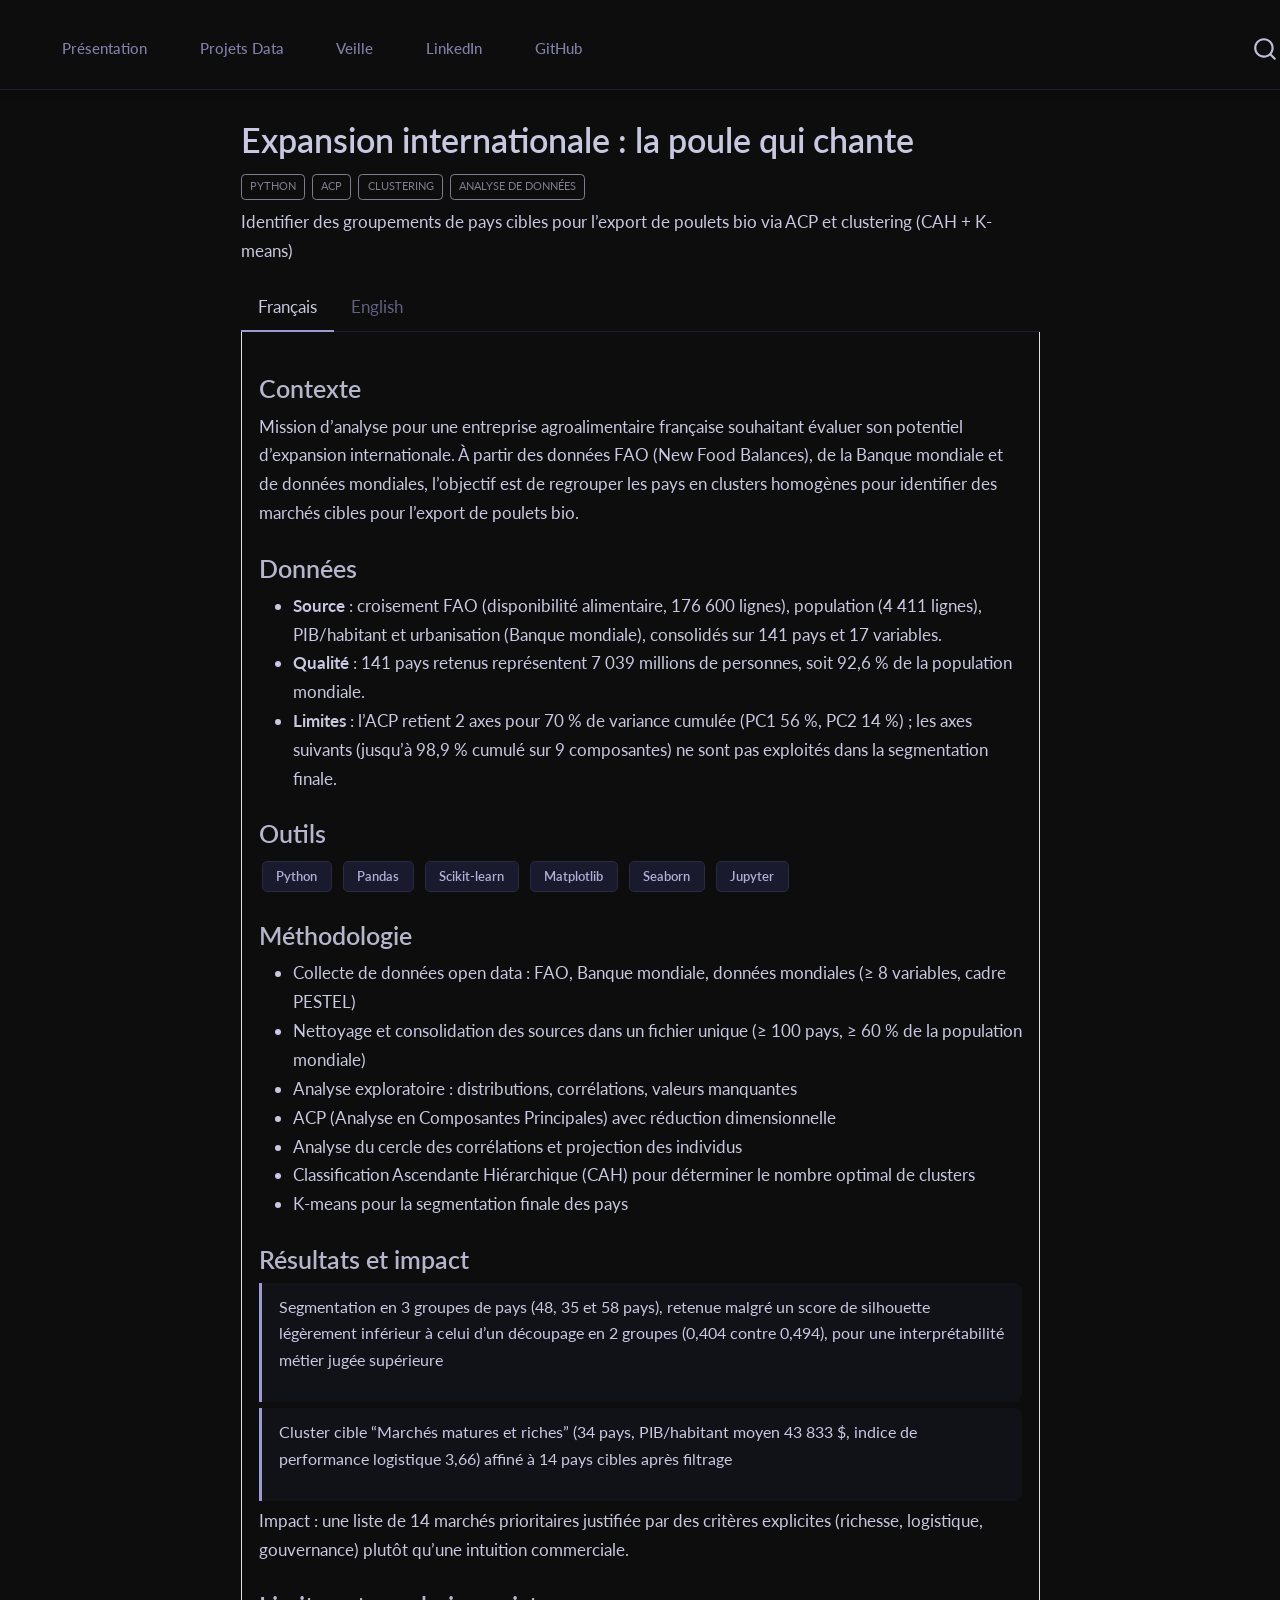
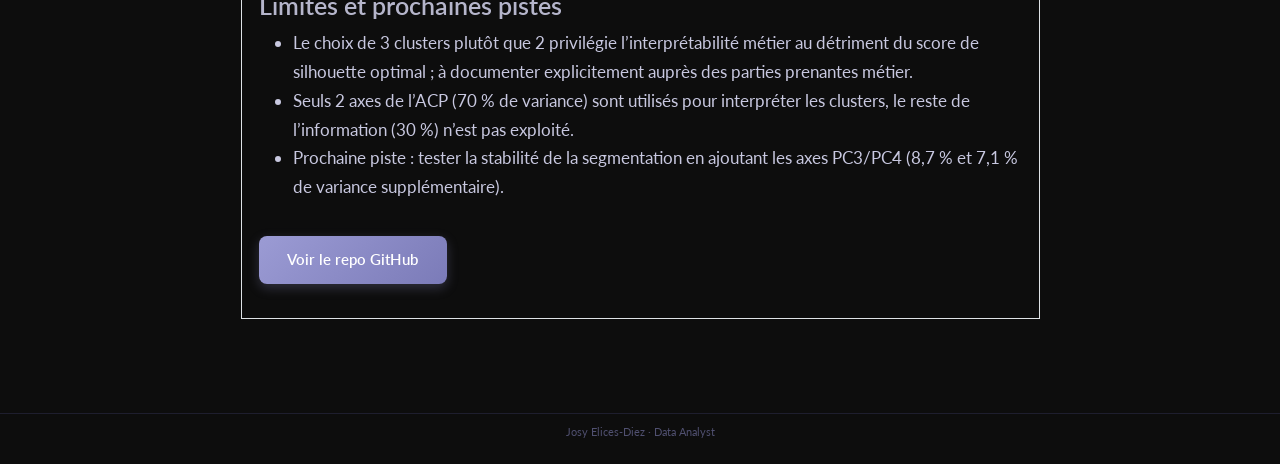
<file: docs/projets/poulet-international/index.html>
<!DOCTYPE html>
<html xmlns="http://www.w3.org/1999/xhtml" lang="en" xml:lang="en"><head>

<meta charset="utf-8">
<meta name="generator" content="quarto-1.9.38">

<meta name="viewport" content="width=device-width, initial-scale=1.0, user-scalable=yes">

<meta name="description" content="Identifier des groupements de pays cibles pour l’export de poulets bio via ACP et clustering (CAH + K-means)">

<title>Expansion internationale : la poule qui chante – PORTFOLIO 2026</title>
<style>
/* Default styles provided by pandoc.
** See https://pandoc.org/MANUAL.html#variables-for-html for config info.
*/
code{white-space: pre-wrap;}
span.smallcaps{font-variant: small-caps;}
div.columns{display: flex; gap: min(4vw, 1.5em);}
div.column{flex: auto; overflow-x: auto;}
div.hanging-indent{margin-left: 1.5em; text-indent: -1.5em;}
ul.task-list{list-style: none;}
ul.task-list li input[type="checkbox"] {
  width: 0.8em;
  margin: 0 0.8em 0.2em -1em; /* quarto-specific, see https://github.com/quarto-dev/quarto-cli/issues/4556 */ 
  vertical-align: middle;
}
</style>


<script src="../../site_libs/quarto-nav/quarto-nav.js"></script>
<script src="../../site_libs/clipboard/clipboard.min.js"></script>
<script src="../../site_libs/quarto-search/autocomplete.umd.js"></script>
<script src="../../site_libs/quarto-search/fuse.min.js"></script>
<script src="../../site_libs/quarto-search/quarto-search.js"></script>
<meta name="quarto:offset" content="../../">
<link href="../../assets/favicon.png" rel="icon" type="image/png">
<script src="../../site_libs/quarto-html/quarto.js" type="module"></script>
<script src="../../site_libs/quarto-html/tabsets/tabsets.js" type="module"></script>
<script src="../../site_libs/quarto-html/popper.min.js"></script>
<script src="../../site_libs/quarto-html/tippy.umd.min.js"></script>
<script src="../../site_libs/quarto-html/anchor.min.js"></script>
<link href="../../site_libs/quarto-html/tippy.css" rel="stylesheet">
<link href="../../site_libs/quarto-html/quarto-syntax-highlighting-dark-0a6b7249c26820e032cb0bd839ff02b1.css" rel="stylesheet" id="quarto-text-highlighting-styles">
<script src="../../site_libs/bootstrap/bootstrap.min.js"></script>
<link href="../../site_libs/bootstrap/bootstrap-icons.css" rel="stylesheet">
<link href="../../site_libs/bootstrap/bootstrap-ee089b5cd8c331d37006e611d21b4011.min.css" rel="stylesheet" append-hash="true" id="quarto-bootstrap" data-mode="dark">
<script id="quarto-search-options" type="application/json">{
  "location": "navbar",
  "copy-button": false,
  "collapse-after": 3,
  "panel-placement": "end",
  "type": "overlay",
  "limit": 50,
  "keyboard-shortcut": [
    "f",
    "/",
    "s"
  ],
  "show-item-context": false,
  "language": {
    "search-no-results-text": "No results",
    "search-matching-documents-text": "matching documents",
    "search-copy-link-title": "Copy link to search",
    "search-hide-matches-text": "Hide additional matches",
    "search-more-match-text": "more match in this document",
    "search-more-matches-text": "more matches in this document",
    "search-clear-button-title": "Clear",
    "search-text-placeholder": "",
    "search-detached-cancel-button-title": "Cancel",
    "search-submit-button-title": "Submit",
    "search-label": "Search"
  }
}</script>
<style>html{ scroll-behavior: smooth; }</style>


</head>

<body class="nav-fixed fullcontent quarto-light">

<div id="quarto-search-results"></div>
  <header id="quarto-header" class="headroom fixed-top">
    <nav class="navbar navbar-expand-lg " data-bs-theme="dark">
      <div class="navbar-container container-fluid">
      <div class="navbar-brand-container mx-auto">
    <a class="navbar-brand" href="../../index.html">
    <span class="navbar-title">PORTFOLIO 2026</span>
    </a>
  </div>
            <div id="quarto-search" class="" title="Search"></div>
          <button class="navbar-toggler" type="button" data-bs-toggle="collapse" data-bs-target="#navbarCollapse" aria-controls="navbarCollapse" role="menu" aria-expanded="false" aria-label="Toggle navigation" onclick="if (window.quartoToggleHeadroom) { window.quartoToggleHeadroom(); }">
  <span class="navbar-toggler-icon"></span>
</button>
          <div class="collapse navbar-collapse" id="navbarCollapse">
            <ul class="navbar-nav navbar-nav-scroll me-auto">
  <li class="nav-item">
    <a class="nav-link" href="../../index.html"> 
<span class="menu-text">Présentation</span></a>
  </li>  
  <li class="nav-item">
    <a class="nav-link" href="../../projets.html"> 
<span class="menu-text">Projets Data</span></a>
  </li>  
  <li class="nav-item">
    <a class="nav-link" href="../../veille.html"> 
<span class="menu-text">Veille</span></a>
  </li>  
  <li class="nav-item">
    <a class="nav-link" href="https://www.linkedin.com/in/josy-elices-diez-03523225a/"> 
<span class="menu-text">LinkedIn</span></a>
  </li>  
  <li class="nav-item">
    <a class="nav-link" href="https://github.com/Elicesjo"> 
<span class="menu-text">GitHub</span></a>
  </li>  
</ul>
          </div> <!-- /navcollapse -->
            <div class="quarto-navbar-tools">
</div>
      </div> <!-- /container-fluid -->
    </nav>
</header>
<!-- content -->
<div id="quarto-content" class="quarto-container page-columns page-rows-contents page-layout-article page-navbar">
<!-- sidebar -->
<!-- margin-sidebar -->
    
<!-- main -->
<main class="content" id="quarto-document-content">

<header id="title-block-header" class="quarto-title-block default">
<div class="quarto-title">
<h1 class="title">Expansion internationale : la poule qui chante</h1>
  <div class="quarto-categories">
    <div class="quarto-category">Python</div>
    <div class="quarto-category">ACP</div>
    <div class="quarto-category">Clustering</div>
    <div class="quarto-category">Analyse de données</div>
  </div>
  </div>

<div>
  <div class="description">
    Identifier des groupements de pays cibles pour l’export de poulets bio via ACP et clustering (CAH + K-means)
  </div>
</div>


<div class="quarto-title-meta">

    
  
    
  </div>
  


</header>


<div class="tabset-margin-container"></div><div class="panel-tabset">
<ul class="nav nav-tabs" role="tablist"><li class="nav-item" role="presentation"><a class="nav-link active" id="tabset-1-1-tab" data-bs-toggle="tab" data-bs-target="#tabset-1-1" role="tab" aria-controls="tabset-1-1" aria-selected="true" href="">Français</a></li><li class="nav-item" role="presentation"><a class="nav-link" id="tabset-1-2-tab" data-bs-toggle="tab" data-bs-target="#tabset-1-2" role="tab" aria-controls="tabset-1-2" aria-selected="false" href="">English</a></li></ul>
<div class="tab-content">
<div id="tabset-1-1" class="tab-pane active" role="tabpanel" aria-labelledby="tabset-1-1-tab">
<section id="contexte" class="level3">
<h3 class="anchored" data-anchor-id="contexte">Contexte</h3>
<p>Mission d’analyse pour une entreprise agroalimentaire française souhaitant évaluer son potentiel d’expansion internationale. À partir des données FAO (New Food Balances), de la Banque mondiale et de données mondiales, l’objectif est de regrouper les pays en clusters homogènes pour identifier des marchés cibles pour l’export de poulets bio.</p>
</section>
<section id="données" class="level3">
<h3 class="anchored" data-anchor-id="données">Données</h3>
<ul>
<li><strong>Source</strong> : croisement FAO (disponibilité alimentaire, 176 600 lignes), population (4 411 lignes), PIB/habitant et urbanisation (Banque mondiale), consolidés sur 141 pays et 17 variables.</li>
<li><strong>Qualité</strong> : 141 pays retenus représentent 7 039 millions de personnes, soit 92,6 % de la population mondiale.</li>
<li><strong>Limites</strong> : l’ACP retient 2 axes pour 70 % de variance cumulée (PC1 56 %, PC2 14 %) ; les axes suivants (jusqu’à 98,9 % cumulé sur 9 composantes) ne sont pas exploités dans la segmentation finale.</li>
</ul>
</section>
<section id="outils" class="level3">
<h3 class="anchored" data-anchor-id="outils">Outils</h3>
<p><span class="tool-badge">Python</span> <span class="tool-badge">Pandas</span> <span class="tool-badge">Scikit-learn</span> <span class="tool-badge">Matplotlib</span> <span class="tool-badge">Seaborn</span> <span class="tool-badge">Jupyter</span></p>
</section>
<section id="méthodologie" class="level3">
<h3 class="anchored" data-anchor-id="méthodologie">Méthodologie</h3>
<ul>
<li>Collecte de données open data : FAO, Banque mondiale, données mondiales (≥ 8 variables, cadre PESTEL)</li>
<li>Nettoyage et consolidation des sources dans un fichier unique (≥ 100 pays, ≥ 60 % de la population mondiale)</li>
<li>Analyse exploratoire : distributions, corrélations, valeurs manquantes</li>
<li>ACP (Analyse en Composantes Principales) avec réduction dimensionnelle</li>
<li>Analyse du cercle des corrélations et projection des individus</li>
<li>Classification Ascendante Hiérarchique (CAH) pour déterminer le nombre optimal de clusters</li>
<li>K-means pour la segmentation finale des pays</li>
</ul>
</section>
<section id="résultats-et-impact" class="level3">
<h3 class="anchored" data-anchor-id="résultats-et-impact">Résultats et impact</h3>
<div class="key-result">
<p>Segmentation en 3 groupes de pays (48, 35 et 58 pays), retenue malgré un score de silhouette légèrement inférieur à celui d’un découpage en 2 groupes (0,404 contre 0,494), pour une interprétabilité métier jugée supérieure</p>
</div>
<div class="key-result">
<p>Cluster cible “Marchés matures et riches” (34 pays, PIB/habitant moyen 43 833 $, indice de performance logistique 3,66) affiné à 14 pays cibles après filtrage</p>
</div>
<p>Impact : une liste de 14 marchés prioritaires justifiée par des critères explicites (richesse, logistique, gouvernance) plutôt qu’une intuition commerciale.</p>
</section>
<section id="limites-et-prochaines-pistes" class="level3">
<h3 class="anchored" data-anchor-id="limites-et-prochaines-pistes">Limites et prochaines pistes</h3>
<ul>
<li>Le choix de 3 clusters plutôt que 2 privilégie l’interprétabilité métier au détriment du score de silhouette optimal ; à documenter explicitement auprès des parties prenantes métier.</li>
<li>Seuls 2 axes de l’ACP (70 % de variance) sont utilisés pour interpréter les clusters, le reste de l’information (30 %) n’est pas exploité.</li>
<li>Prochaine piste : tester la stabilité de la segmentation en ajoutant les axes PC3/PC4 (8,7 % et 7,1 % de variance supplémentaire).</li>
</ul>
<p><a href="https://github.com/Elicesjo/PROJET-10-" class="cta-btn" style="display:inline-block;margin-top:1rem;">Voir le repo GitHub</a></p>
</section>
</div>
<div id="tabset-1-2" class="tab-pane" role="tabpanel" aria-labelledby="tabset-1-2-tab">
<section id="context" class="level3">
<h3 class="anchored" data-anchor-id="context">Context</h3>
<p>Analysis mission for a French agri-food company looking to evaluate its international expansion potential. Using FAO (New Food Balances), World Bank and global datasets, the goal is to group countries into homogeneous clusters to identify target export markets for organic chicken.</p>
</section>
<section id="data" class="level3">
<h3 class="anchored" data-anchor-id="data">Data</h3>
<ul>
<li><strong>Source</strong>: FAO food availability (176,600 rows), population (4,411 rows), GDP per capita and urbanization (World Bank), consolidated across 141 countries and 17 variables.</li>
<li><strong>Quality</strong>: the 141 retained countries represent 7,039 million people, i.e.&nbsp;92.6% of the world’s population.</li>
<li><strong>Limits</strong>: PCA retains 2 axes for 70% cumulative variance (PC1 56%, PC2 14%); further axes (up to 98.9% cumulative across 9 components) are not used in the final segmentation.</li>
</ul>
</section>
<section id="tools" class="level3">
<h3 class="anchored" data-anchor-id="tools">Tools</h3>
<p><span class="tool-badge">Python</span> <span class="tool-badge">Pandas</span> <span class="tool-badge">Scikit-learn</span> <span class="tool-badge">Matplotlib</span> <span class="tool-badge">Seaborn</span> <span class="tool-badge">Jupyter</span></p>
</section>
<section id="methodology" class="level3">
<h3 class="anchored" data-anchor-id="methodology">Methodology</h3>
<ul>
<li>Open data collection: FAO, World Bank, global datasets (≥ 8 variables, PESTEL framework)</li>
<li>Cleaning and consolidation into a single file (≥ 100 countries, ≥ 60% of world population)</li>
<li>Exploratory data analysis: distributions, correlations, missing values</li>
<li>PCA (Principal Component Analysis) with dimensionality reduction</li>
<li>Correlation circle and individual projection analysis</li>
<li>Hierarchical Agglomerative Clustering (HAC) to determine optimal number of clusters</li>
<li>K-means for final country segmentation</li>
</ul>
</section>
<section id="results-and-impact" class="level3">
<h3 class="anchored" data-anchor-id="results-and-impact">Results and impact</h3>
<div class="key-result">
<p>Segmentation into 3 country groups (48, 35, and 58 countries), chosen despite a slightly lower silhouette score than a 2-group split (0.404 vs.&nbsp;0.494), for better business interpretability</p>
</div>
<div class="key-result">
<p>Target cluster “Mature, wealthy markets” (34 countries, average GDP per capita $43,833, logistics performance index 3.66) narrowed down to 14 target countries after filtering</p>
</div>
<p>Impact: a list of 14 priority markets justified by explicit criteria (wealth, logistics, governance) rather than commercial intuition.</p>
</section>
<section id="limits-and-next-steps" class="level3">
<h3 class="anchored" data-anchor-id="limits-and-next-steps">Limits and next steps</h3>
<ul>
<li>Choosing 3 clusters over 2 favors business interpretability over the optimal silhouette score; this trade-off should be made explicit to business stakeholders.</li>
<li>Only 2 PCA axes (70% of variance) are used to interpret the clusters; the remaining 30% of information is not exploited.</li>
<li>Next step: test segmentation stability by adding the PC3/PC4 axes (8.7% and 7.1% additional variance).</li>
</ul>
<p><a href="https://github.com/Elicesjo/PROJET-10-" class="cta-btn" style="display:inline-block;margin-top:1rem;">View GitHub repo</a></p>
</section>
</div>
</div>
</div>



</main> <!-- /main -->
<script id="quarto-html-after-body" type="application/javascript">
  window.document.addEventListener("DOMContentLoaded", function (event) {
    const icon = "";
    const anchorJS = new window.AnchorJS();
    anchorJS.options = {
      placement: 'right',
      icon: icon
    };
    anchorJS.add('.anchored');
    const isCodeAnnotation = (el) => {
      for (const clz of el.classList) {
        if (clz.startsWith('code-annotation-')) {                     
          return true;
        }
      }
      return false;
    }
    const onCopySuccess = function(e) {
      // button target
      const button = e.trigger;
      // don't keep focus
      button.blur();
      // flash "checked"
      button.classList.add('code-copy-button-checked');
      var currentTitle = button.getAttribute("title");
      button.setAttribute("title", "Copied!");
      let tooltip;
      if (window.bootstrap) {
        button.setAttribute("data-bs-toggle", "tooltip");
        button.setAttribute("data-bs-placement", "left");
        button.setAttribute("data-bs-title", "Copied!");
        tooltip = new bootstrap.Tooltip(button, 
          { trigger: "manual", 
            customClass: "code-copy-button-tooltip",
            offset: [0, -8]});
        tooltip.show();    
      }
      setTimeout(function() {
        if (tooltip) {
          tooltip.hide();
          button.removeAttribute("data-bs-title");
          button.removeAttribute("data-bs-toggle");
          button.removeAttribute("data-bs-placement");
        }
        button.setAttribute("title", currentTitle);
        button.classList.remove('code-copy-button-checked');
      }, 1000);
      // clear code selection
      e.clearSelection();
    }
    const getTextToCopy = function(trigger) {
      const outerScaffold = trigger.parentElement.cloneNode(true);
      const codeEl = outerScaffold.querySelector('code');
      for (const childEl of codeEl.children) {
        if (isCodeAnnotation(childEl)) {
          childEl.remove();
        }
      }
      return codeEl.innerText;
    }
    const clipboard = new window.ClipboardJS('.code-copy-button:not([data-in-quarto-modal])', {
      text: getTextToCopy
    });
    clipboard.on('success', onCopySuccess);
    if (window.document.getElementById('quarto-embedded-source-code-modal')) {
      const clipboardModal = new window.ClipboardJS('.code-copy-button[data-in-quarto-modal]', {
        text: getTextToCopy,
        container: window.document.getElementById('quarto-embedded-source-code-modal')
      });
      clipboardModal.on('success', onCopySuccess);
    }
      var localhostRegex = new RegExp(/^(?:http|https):\/\/localhost\:?[0-9]*\//);
      var mailtoRegex = new RegExp(/^mailto:/);
        var filterRegex = new RegExp('/' + window.location.host + '/');
      var isInternal = (href) => {
          return filterRegex.test(href) || localhostRegex.test(href) || mailtoRegex.test(href);
      }
      // Inspect non-navigation links and adorn them if external
     var links = window.document.querySelectorAll('a[href]:not(.nav-link):not(.navbar-brand):not(.toc-action):not(.sidebar-link):not(.sidebar-item-toggle):not(.pagination-link):not(.no-external):not([aria-hidden]):not(.dropdown-item):not(.quarto-navigation-tool):not(.about-link)');
      for (var i=0; i<links.length; i++) {
        const link = links[i];
        if (!isInternal(link.href)) {
          // undo the damage that might have been done by quarto-nav.js in the case of
          // links that we want to consider external
          if (link.dataset.originalHref !== undefined) {
            link.href = link.dataset.originalHref;
          }
        }
      }
    function tippyHover(el, contentFn, onTriggerFn, onUntriggerFn) {
      const config = {
        allowHTML: true,
        maxWidth: 500,
        delay: 100,
        arrow: false,
        appendTo: function(el) {
            return el.parentElement;
        },
        interactive: true,
        interactiveBorder: 10,
        theme: 'quarto',
        placement: 'bottom-start',
      };
      if (contentFn) {
        config.content = contentFn;
      }
      if (onTriggerFn) {
        config.onTrigger = onTriggerFn;
      }
      if (onUntriggerFn) {
        config.onUntrigger = onUntriggerFn;
      }
      window.tippy(el, config); 
    }
    const noterefs = window.document.querySelectorAll('a[role="doc-noteref"]');
    for (var i=0; i<noterefs.length; i++) {
      const ref = noterefs[i];
      tippyHover(ref, function() {
        // use id or data attribute instead here
        let href = ref.getAttribute('data-footnote-href') || ref.getAttribute('href');
        try { href = new URL(href).hash; } catch {}
        const id = href.replace(/^#\/?/, "");
        const note = window.document.getElementById(id);
        if (note) {
          return note.innerHTML;
        } else {
          return "";
        }
      });
    }
    const xrefs = window.document.querySelectorAll('a.quarto-xref');
    const processXRef = (id, note) => {
      // Strip column container classes
      const stripColumnClz = (el) => {
        el.classList.remove("page-full", "page-columns");
        if (el.children) {
          for (const child of el.children) {
            stripColumnClz(child);
          }
        }
      }
      stripColumnClz(note)
      if (id === null || id.startsWith('sec-')) {
        // Special case sections, only their first couple elements
        const container = document.createElement("div");
        if (note.children && note.children.length > 2) {
          container.appendChild(note.children[0].cloneNode(true));
          for (let i = 1; i < note.children.length; i++) {
            const child = note.children[i];
            if (child.tagName === "P" && child.innerText === "") {
              continue;
            } else {
              container.appendChild(child.cloneNode(true));
              break;
            }
          }
          if (window.Quarto?.typesetMath) {
            window.Quarto.typesetMath(container);
          }
          return container.innerHTML
        } else {
          if (window.Quarto?.typesetMath) {
            window.Quarto.typesetMath(note);
          }
          return note.innerHTML;
        }
      } else {
        // Remove any anchor links if they are present
        const anchorLink = note.querySelector('a.anchorjs-link');
        if (anchorLink) {
          anchorLink.remove();
        }
        if (window.Quarto?.typesetMath) {
          window.Quarto.typesetMath(note);
        }
        if (note.classList.contains("callout")) {
          return note.outerHTML;
        } else {
          return note.innerHTML;
        }
      }
    }
    for (var i=0; i<xrefs.length; i++) {
      const xref = xrefs[i];
      tippyHover(xref, undefined, function(instance) {
        instance.disable();
        let url = xref.getAttribute('href');
        let hash = undefined; 
        if (url.startsWith('#')) {
          hash = url;
        } else {
          try { hash = new URL(url).hash; } catch {}
        }
        if (hash) {
          const id = hash.replace(/^#\/?/, "");
          const note = window.document.getElementById(id);
          if (note !== null) {
            try {
              const html = processXRef(id, note.cloneNode(true));
              instance.setContent(html);
            } finally {
              instance.enable();
              instance.show();
            }
          } else {
            // See if we can fetch this
            fetch(url.split('#')[0])
            .then(res => res.text())
            .then(html => {
              const parser = new DOMParser();
              const htmlDoc = parser.parseFromString(html, "text/html");
              const note = htmlDoc.getElementById(id);
              if (note !== null) {
                const html = processXRef(id, note);
                instance.setContent(html);
              } 
            }).finally(() => {
              instance.enable();
              instance.show();
            });
          }
        } else {
          // See if we can fetch a full url (with no hash to target)
          // This is a special case and we should probably do some content thinning / targeting
          fetch(url)
          .then(res => res.text())
          .then(html => {
            const parser = new DOMParser();
            const htmlDoc = parser.parseFromString(html, "text/html");
            const note = htmlDoc.querySelector('main.content');
            if (note !== null) {
              // This should only happen for chapter cross references
              // (since there is no id in the URL)
              // remove the first header
              if (note.children.length > 0 && note.children[0].tagName === "HEADER") {
                note.children[0].remove();
              }
              const html = processXRef(null, note);
              instance.setContent(html);
            } 
          }).finally(() => {
            instance.enable();
            instance.show();
          });
        }
      }, function(instance) {
      });
    }
        let selectedAnnoteEl;
        const selectorForAnnotation = ( cell, annotation) => {
          let cellAttr = 'data-code-cell="' + cell + '"';
          let lineAttr = 'data-code-annotation="' +  annotation + '"';
          const selector = 'span[' + cellAttr + '][' + lineAttr + ']';
          return selector;
        }
        const selectCodeLines = (annoteEl) => {
          const doc = window.document;
          const targetCell = annoteEl.getAttribute("data-target-cell");
          const targetAnnotation = annoteEl.getAttribute("data-target-annotation");
          const annoteSpan = window.document.querySelector(selectorForAnnotation(targetCell, targetAnnotation));
          const lines = annoteSpan.getAttribute("data-code-lines").split(",");
          const lineIds = lines.map((line) => {
            return targetCell + "-" + line;
          })
          let top = null;
          let height = null;
          let parent = null;
          if (lineIds.length > 0) {
              //compute the position of the single el (top and bottom and make a div)
              const el = window.document.getElementById(lineIds[0]);
              top = el.offsetTop;
              height = el.offsetHeight;
              parent = el.parentElement.parentElement;
            if (lineIds.length > 1) {
              const lastEl = window.document.getElementById(lineIds[lineIds.length - 1]);
              const bottom = lastEl.offsetTop + lastEl.offsetHeight;
              height = bottom - top;
            }
            if (top !== null && height !== null && parent !== null) {
              // cook up a div (if necessary) and position it 
              let div = window.document.getElementById("code-annotation-line-highlight");
              if (div === null) {
                div = window.document.createElement("div");
                div.setAttribute("id", "code-annotation-line-highlight");
                div.style.position = 'absolute';
                parent.appendChild(div);
              }
              div.style.top = top - 2 + "px";
              div.style.height = height + 4 + "px";
              div.style.left = 0;
              let gutterDiv = window.document.getElementById("code-annotation-line-highlight-gutter");
              if (gutterDiv === null) {
                gutterDiv = window.document.createElement("div");
                gutterDiv.setAttribute("id", "code-annotation-line-highlight-gutter");
                gutterDiv.style.position = 'absolute';
                const codeCell = window.document.getElementById(targetCell);
                const gutter = codeCell.querySelector('.code-annotation-gutter');
                gutter.appendChild(gutterDiv);
              }
              gutterDiv.style.top = top - 2 + "px";
              gutterDiv.style.height = height + 4 + "px";
            }
            selectedAnnoteEl = annoteEl;
          }
        };
        const unselectCodeLines = () => {
          const elementsIds = ["code-annotation-line-highlight", "code-annotation-line-highlight-gutter"];
          elementsIds.forEach((elId) => {
            const div = window.document.getElementById(elId);
            if (div) {
              div.remove();
            }
          });
          selectedAnnoteEl = undefined;
        };
          // Handle positioning of the toggle
      window.addEventListener(
        "resize",
        throttle(() => {
          elRect = undefined;
          if (selectedAnnoteEl) {
            selectCodeLines(selectedAnnoteEl);
          }
        }, 10)
      );
      function throttle(fn, ms) {
      let throttle = false;
      let timer;
        return (...args) => {
          if(!throttle) { // first call gets through
              fn.apply(this, args);
              throttle = true;
          } else { // all the others get throttled
              if(timer) clearTimeout(timer); // cancel #2
              timer = setTimeout(() => {
                fn.apply(this, args);
                timer = throttle = false;
              }, ms);
          }
        };
      }
        // Attach click handler to the DT
        const annoteDls = window.document.querySelectorAll('dt[data-target-cell]');
        for (const annoteDlNode of annoteDls) {
          annoteDlNode.addEventListener('click', (event) => {
            const clickedEl = event.target;
            if (clickedEl !== selectedAnnoteEl) {
              unselectCodeLines();
              const activeEl = window.document.querySelector('dt[data-target-cell].code-annotation-active');
              if (activeEl) {
                activeEl.classList.remove('code-annotation-active');
              }
              selectCodeLines(clickedEl);
              clickedEl.classList.add('code-annotation-active');
            } else {
              // Unselect the line
              unselectCodeLines();
              clickedEl.classList.remove('code-annotation-active');
            }
          });
        }
    const findCites = (el) => {
      const parentEl = el.parentElement;
      if (parentEl) {
        const cites = parentEl.dataset.cites;
        if (cites) {
          return {
            el,
            cites: cites.split(' ')
          };
        } else {
          return findCites(el.parentElement)
        }
      } else {
        return undefined;
      }
    };
    var bibliorefs = window.document.querySelectorAll('a[role="doc-biblioref"]');
    for (var i=0; i<bibliorefs.length; i++) {
      const ref = bibliorefs[i];
      const citeInfo = findCites(ref);
      if (citeInfo) {
        tippyHover(citeInfo.el, function() {
          var popup = window.document.createElement('div');
          citeInfo.cites.forEach(function(cite) {
            var citeDiv = window.document.createElement('div');
            citeDiv.classList.add('hanging-indent');
            citeDiv.classList.add('csl-entry');
            var biblioDiv = window.document.getElementById('ref-' + cite);
            if (biblioDiv) {
              citeDiv.innerHTML = biblioDiv.innerHTML;
            }
            popup.appendChild(citeDiv);
          });
          return popup.innerHTML;
        });
      }
    }
  });
  </script>
</div> <!-- /content -->
<footer class="footer">
  <div class="nav-footer">
    <div class="nav-footer-left">
      &nbsp;
    </div>   
    <div class="nav-footer-center">
<p>Josy Elices-Diez · Data Analyst</p>
</div>
    <div class="nav-footer-right">
      &nbsp;
    </div>
  </div>
</footer>




<script src="../../site_libs/quarto-html/zenscroll-min.js"></script>
</body></html>
</file>
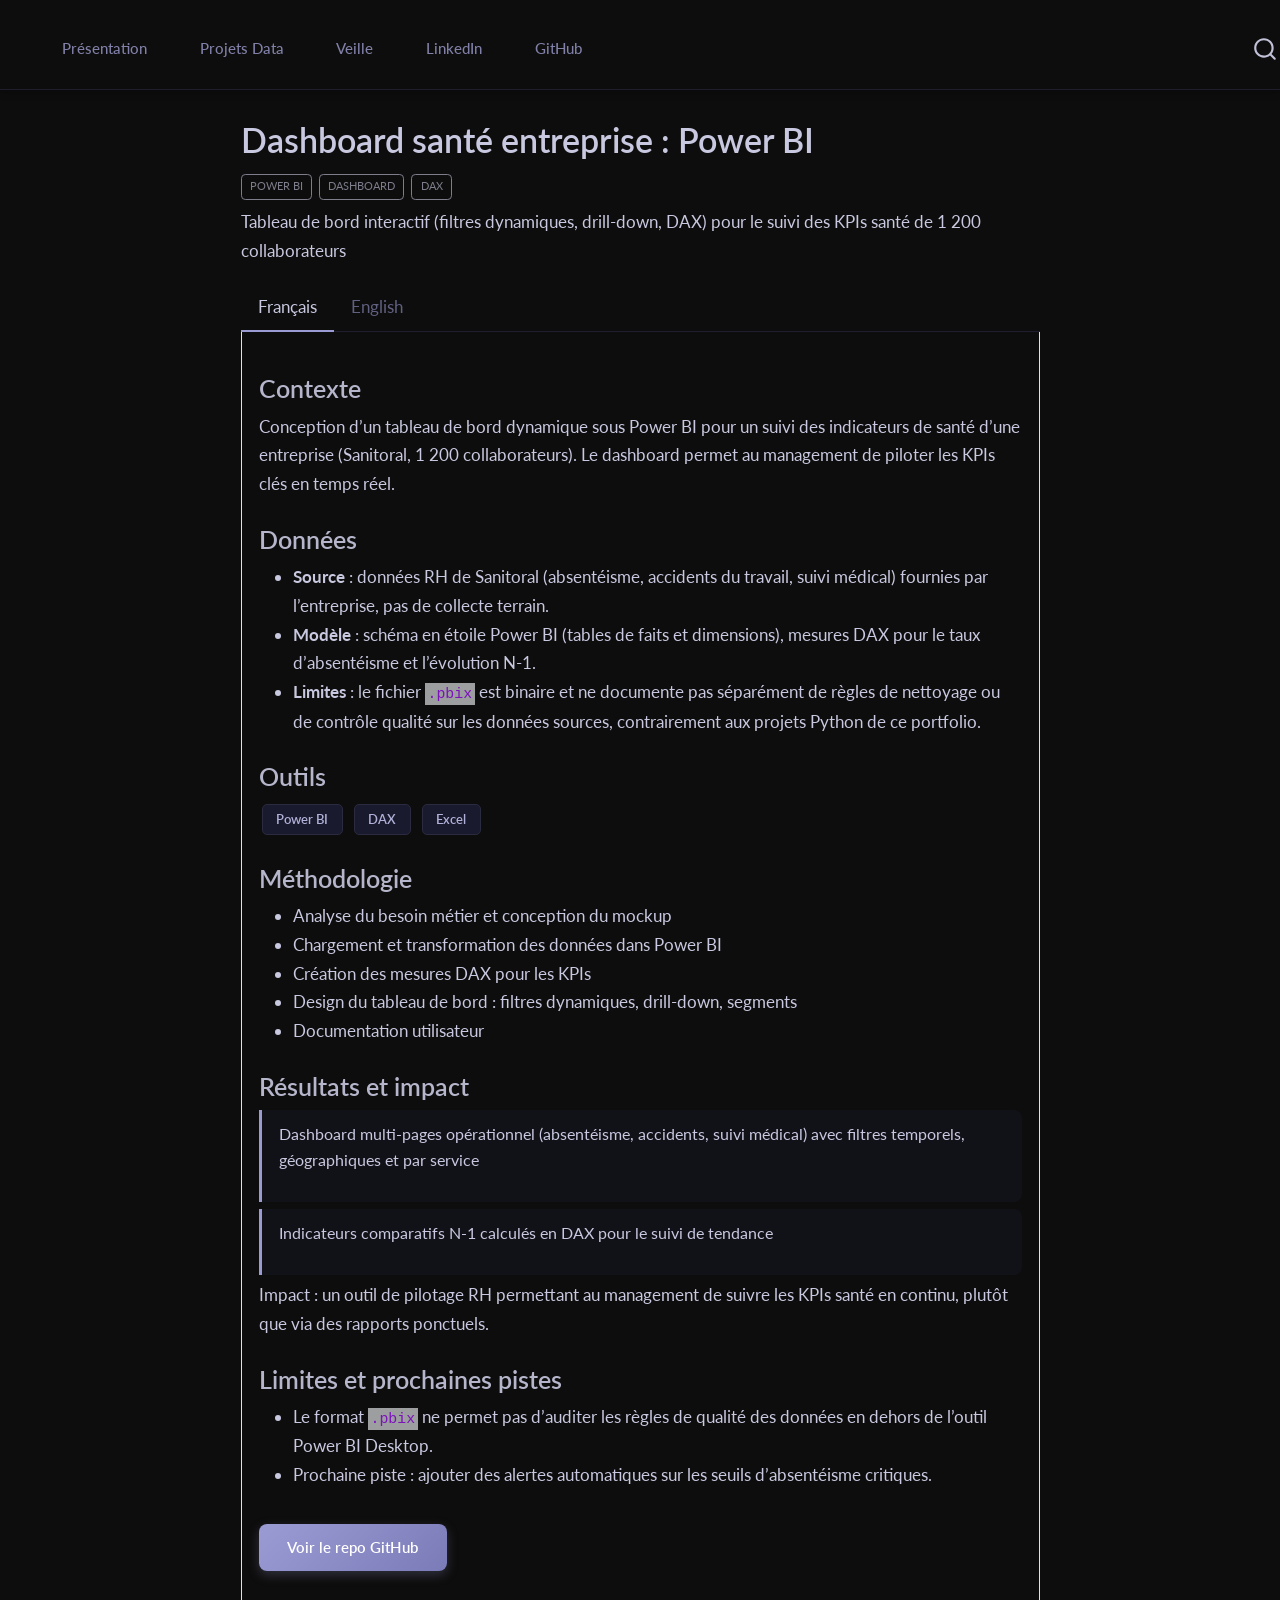
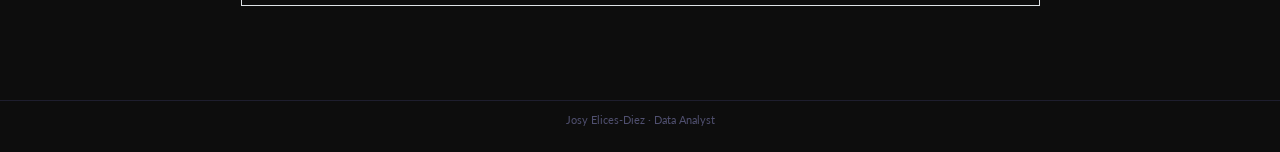
<file: docs/projets/powerbi-dashboard/index.html>
<!DOCTYPE html>
<html xmlns="http://www.w3.org/1999/xhtml" lang="en" xml:lang="en"><head>

<meta charset="utf-8">
<meta name="generator" content="quarto-1.9.38">

<meta name="viewport" content="width=device-width, initial-scale=1.0, user-scalable=yes">

<meta name="description" content="Tableau de bord interactif (filtres dynamiques, drill-down, DAX) pour le suivi des KPIs santé de 1 200 collaborateurs">

<title>Dashboard santé entreprise : Power BI – PORTFOLIO 2026</title>
<style>
/* Default styles provided by pandoc.
** See https://pandoc.org/MANUAL.html#variables-for-html for config info.
*/
code{white-space: pre-wrap;}
span.smallcaps{font-variant: small-caps;}
div.columns{display: flex; gap: min(4vw, 1.5em);}
div.column{flex: auto; overflow-x: auto;}
div.hanging-indent{margin-left: 1.5em; text-indent: -1.5em;}
ul.task-list{list-style: none;}
ul.task-list li input[type="checkbox"] {
  width: 0.8em;
  margin: 0 0.8em 0.2em -1em; /* quarto-specific, see https://github.com/quarto-dev/quarto-cli/issues/4556 */ 
  vertical-align: middle;
}
</style>


<script src="../../site_libs/quarto-nav/quarto-nav.js"></script>
<script src="../../site_libs/clipboard/clipboard.min.js"></script>
<script src="../../site_libs/quarto-search/autocomplete.umd.js"></script>
<script src="../../site_libs/quarto-search/fuse.min.js"></script>
<script src="../../site_libs/quarto-search/quarto-search.js"></script>
<meta name="quarto:offset" content="../../">
<link href="../../assets/favicon.png" rel="icon" type="image/png">
<script src="../../site_libs/quarto-html/quarto.js" type="module"></script>
<script src="../../site_libs/quarto-html/tabsets/tabsets.js" type="module"></script>
<script src="../../site_libs/quarto-html/popper.min.js"></script>
<script src="../../site_libs/quarto-html/tippy.umd.min.js"></script>
<script src="../../site_libs/quarto-html/anchor.min.js"></script>
<link href="../../site_libs/quarto-html/tippy.css" rel="stylesheet">
<link href="../../site_libs/quarto-html/quarto-syntax-highlighting-dark-0a6b7249c26820e032cb0bd839ff02b1.css" rel="stylesheet" id="quarto-text-highlighting-styles">
<script src="../../site_libs/bootstrap/bootstrap.min.js"></script>
<link href="../../site_libs/bootstrap/bootstrap-icons.css" rel="stylesheet">
<link href="../../site_libs/bootstrap/bootstrap-ee089b5cd8c331d37006e611d21b4011.min.css" rel="stylesheet" append-hash="true" id="quarto-bootstrap" data-mode="dark">
<script id="quarto-search-options" type="application/json">{
  "location": "navbar",
  "copy-button": false,
  "collapse-after": 3,
  "panel-placement": "end",
  "type": "overlay",
  "limit": 50,
  "keyboard-shortcut": [
    "f",
    "/",
    "s"
  ],
  "show-item-context": false,
  "language": {
    "search-no-results-text": "No results",
    "search-matching-documents-text": "matching documents",
    "search-copy-link-title": "Copy link to search",
    "search-hide-matches-text": "Hide additional matches",
    "search-more-match-text": "more match in this document",
    "search-more-matches-text": "more matches in this document",
    "search-clear-button-title": "Clear",
    "search-text-placeholder": "",
    "search-detached-cancel-button-title": "Cancel",
    "search-submit-button-title": "Submit",
    "search-label": "Search"
  }
}</script>
<style>html{ scroll-behavior: smooth; }</style>


</head>

<body class="nav-fixed fullcontent quarto-light">

<div id="quarto-search-results"></div>
  <header id="quarto-header" class="headroom fixed-top">
    <nav class="navbar navbar-expand-lg " data-bs-theme="dark">
      <div class="navbar-container container-fluid">
      <div class="navbar-brand-container mx-auto">
    <a class="navbar-brand" href="../../index.html">
    <span class="navbar-title">PORTFOLIO 2026</span>
    </a>
  </div>
            <div id="quarto-search" class="" title="Search"></div>
          <button class="navbar-toggler" type="button" data-bs-toggle="collapse" data-bs-target="#navbarCollapse" aria-controls="navbarCollapse" role="menu" aria-expanded="false" aria-label="Toggle navigation" onclick="if (window.quartoToggleHeadroom) { window.quartoToggleHeadroom(); }">
  <span class="navbar-toggler-icon"></span>
</button>
          <div class="collapse navbar-collapse" id="navbarCollapse">
            <ul class="navbar-nav navbar-nav-scroll me-auto">
  <li class="nav-item">
    <a class="nav-link" href="../../index.html"> 
<span class="menu-text">Présentation</span></a>
  </li>  
  <li class="nav-item">
    <a class="nav-link" href="../../projets.html"> 
<span class="menu-text">Projets Data</span></a>
  </li>  
  <li class="nav-item">
    <a class="nav-link" href="../../veille.html"> 
<span class="menu-text">Veille</span></a>
  </li>  
  <li class="nav-item">
    <a class="nav-link" href="https://www.linkedin.com/in/josy-elices-diez-03523225a/"> 
<span class="menu-text">LinkedIn</span></a>
  </li>  
  <li class="nav-item">
    <a class="nav-link" href="https://github.com/Elicesjo"> 
<span class="menu-text">GitHub</span></a>
  </li>  
</ul>
          </div> <!-- /navcollapse -->
            <div class="quarto-navbar-tools">
</div>
      </div> <!-- /container-fluid -->
    </nav>
</header>
<!-- content -->
<div id="quarto-content" class="quarto-container page-columns page-rows-contents page-layout-article page-navbar">
<!-- sidebar -->
<!-- margin-sidebar -->
    
<!-- main -->
<main class="content" id="quarto-document-content">

<header id="title-block-header" class="quarto-title-block default">
<div class="quarto-title">
<h1 class="title">Dashboard santé entreprise : Power BI</h1>
  <div class="quarto-categories">
    <div class="quarto-category">Power BI</div>
    <div class="quarto-category">Dashboard</div>
    <div class="quarto-category">DAX</div>
  </div>
  </div>

<div>
  <div class="description">
    Tableau de bord interactif (filtres dynamiques, drill-down, DAX) pour le suivi des KPIs santé de 1 200 collaborateurs
  </div>
</div>


<div class="quarto-title-meta">

    
  
    
  </div>
  


</header>


<div class="tabset-margin-container"></div><div class="panel-tabset">
<ul class="nav nav-tabs" role="tablist"><li class="nav-item" role="presentation"><a class="nav-link active" id="tabset-1-1-tab" data-bs-toggle="tab" data-bs-target="#tabset-1-1" role="tab" aria-controls="tabset-1-1" aria-selected="true" href="">Français</a></li><li class="nav-item" role="presentation"><a class="nav-link" id="tabset-1-2-tab" data-bs-toggle="tab" data-bs-target="#tabset-1-2" role="tab" aria-controls="tabset-1-2" aria-selected="false" href="">English</a></li></ul>
<div class="tab-content">
<div id="tabset-1-1" class="tab-pane active" role="tabpanel" aria-labelledby="tabset-1-1-tab">
<section id="contexte" class="level3">
<h3 class="anchored" data-anchor-id="contexte">Contexte</h3>
<p>Conception d’un tableau de bord dynamique sous Power BI pour un suivi des indicateurs de santé d’une entreprise (Sanitoral, 1 200 collaborateurs). Le dashboard permet au management de piloter les KPIs clés en temps réel.</p>
</section>
<section id="données" class="level3">
<h3 class="anchored" data-anchor-id="données">Données</h3>
<ul>
<li><strong>Source</strong> : données RH de Sanitoral (absentéisme, accidents du travail, suivi médical) fournies par l’entreprise, pas de collecte terrain.</li>
<li><strong>Modèle</strong> : schéma en étoile Power BI (tables de faits et dimensions), mesures DAX pour le taux d’absentéisme et l’évolution N-1.</li>
<li><strong>Limites</strong> : le fichier <code>.pbix</code> est binaire et ne documente pas séparément de règles de nettoyage ou de contrôle qualité sur les données sources, contrairement aux projets Python de ce portfolio.</li>
</ul>
</section>
<section id="outils" class="level3">
<h3 class="anchored" data-anchor-id="outils">Outils</h3>
<p><span class="tool-badge">Power BI</span> <span class="tool-badge">DAX</span> <span class="tool-badge">Excel</span></p>
</section>
<section id="méthodologie" class="level3">
<h3 class="anchored" data-anchor-id="méthodologie">Méthodologie</h3>
<ul>
<li>Analyse du besoin métier et conception du mockup</li>
<li>Chargement et transformation des données dans Power BI</li>
<li>Création des mesures DAX pour les KPIs</li>
<li>Design du tableau de bord : filtres dynamiques, drill-down, segments</li>
<li>Documentation utilisateur</li>
</ul>
</section>
<section id="résultats-et-impact" class="level3">
<h3 class="anchored" data-anchor-id="résultats-et-impact">Résultats et impact</h3>
<div class="key-result">
<p>Dashboard multi-pages opérationnel (absentéisme, accidents, suivi médical) avec filtres temporels, géographiques et par service</p>
</div>
<div class="key-result">
<p>Indicateurs comparatifs N-1 calculés en DAX pour le suivi de tendance</p>
</div>
<p>Impact : un outil de pilotage RH permettant au management de suivre les KPIs santé en continu, plutôt que via des rapports ponctuels.</p>
</section>
<section id="limites-et-prochaines-pistes" class="level3">
<h3 class="anchored" data-anchor-id="limites-et-prochaines-pistes">Limites et prochaines pistes</h3>
<ul>
<li>Le format <code>.pbix</code> ne permet pas d’auditer les règles de qualité des données en dehors de l’outil Power BI Desktop.</li>
<li>Prochaine piste : ajouter des alertes automatiques sur les seuils d’absentéisme critiques.</li>
</ul>
<p><a href="https://github.com/Elicesjo/PROJET-6-" class="cta-btn" style="display:inline-block;margin-top:1rem;">Voir le repo GitHub</a></p>
</section>
</div>
<div id="tabset-1-2" class="tab-pane" role="tabpanel" aria-labelledby="tabset-1-2-tab">
<section id="context" class="level3">
<h3 class="anchored" data-anchor-id="context">Context</h3>
<p>Design of a dynamic Power BI dashboard for monitoring health indicators at a company (Sanitoral, 1,200 employees). The dashboard enables management to track key KPIs in real time.</p>
</section>
<section id="data" class="level3">
<h3 class="anchored" data-anchor-id="data">Data</h3>
<ul>
<li><strong>Source</strong>: Sanitoral HR data (absenteeism, workplace accidents, medical follow-up) provided by the company, no field collection.</li>
<li><strong>Model</strong>: Power BI star schema (fact and dimension tables), DAX measures for the absenteeism rate and year-over-year change.</li>
<li><strong>Limits</strong>: the <code>.pbix</code> file is binary and does not separately document cleaning or quality control rules on the source data, unlike the Python projects in this portfolio.</li>
</ul>
</section>
<section id="tools" class="level3">
<h3 class="anchored" data-anchor-id="tools">Tools</h3>
<p><span class="tool-badge">Power BI</span> <span class="tool-badge">DAX</span> <span class="tool-badge">Excel</span></p>
</section>
<section id="methodology" class="level3">
<h3 class="anchored" data-anchor-id="methodology">Methodology</h3>
<ul>
<li>Business requirement analysis and mockup design</li>
<li>Data loading and transformation in Power BI</li>
<li>DAX measures for KPIs</li>
<li>Dashboard design: dynamic filters, drill-down, slicers</li>
<li>User documentation</li>
</ul>
</section>
<section id="results-and-impact" class="level3">
<h3 class="anchored" data-anchor-id="results-and-impact">Results and impact</h3>
<div class="key-result">
<p>Operational multi-page dashboard (absenteeism, accidents, medical follow-up) with time, geographic, and department filters</p>
</div>
<div class="key-result">
<p>Year-over-year comparative indicators computed in DAX for trend tracking</p>
</div>
<p>Impact: an HR management tool enabling continuous tracking of health KPIs, rather than one-off reports.</p>
</section>
<section id="limits-and-next-steps" class="level3">
<h3 class="anchored" data-anchor-id="limits-and-next-steps">Limits and next steps</h3>
<ul>
<li>The <code>.pbix</code> format cannot be audited for data quality rules outside Power BI Desktop.</li>
<li>Next step: add automated alerts on critical absenteeism thresholds.</li>
</ul>
<p><a href="https://github.com/Elicesjo/PROJET-6-" class="cta-btn" style="display:inline-block;margin-top:1rem;">View GitHub repo</a></p>
</section>
</div>
</div>
</div>



</main> <!-- /main -->
<script id="quarto-html-after-body" type="application/javascript">
  window.document.addEventListener("DOMContentLoaded", function (event) {
    const icon = "";
    const anchorJS = new window.AnchorJS();
    anchorJS.options = {
      placement: 'right',
      icon: icon
    };
    anchorJS.add('.anchored');
    const isCodeAnnotation = (el) => {
      for (const clz of el.classList) {
        if (clz.startsWith('code-annotation-')) {                     
          return true;
        }
      }
      return false;
    }
    const onCopySuccess = function(e) {
      // button target
      const button = e.trigger;
      // don't keep focus
      button.blur();
      // flash "checked"
      button.classList.add('code-copy-button-checked');
      var currentTitle = button.getAttribute("title");
      button.setAttribute("title", "Copied!");
      let tooltip;
      if (window.bootstrap) {
        button.setAttribute("data-bs-toggle", "tooltip");
        button.setAttribute("data-bs-placement", "left");
        button.setAttribute("data-bs-title", "Copied!");
        tooltip = new bootstrap.Tooltip(button, 
          { trigger: "manual", 
            customClass: "code-copy-button-tooltip",
            offset: [0, -8]});
        tooltip.show();    
      }
      setTimeout(function() {
        if (tooltip) {
          tooltip.hide();
          button.removeAttribute("data-bs-title");
          button.removeAttribute("data-bs-toggle");
          button.removeAttribute("data-bs-placement");
        }
        button.setAttribute("title", currentTitle);
        button.classList.remove('code-copy-button-checked');
      }, 1000);
      // clear code selection
      e.clearSelection();
    }
    const getTextToCopy = function(trigger) {
      const outerScaffold = trigger.parentElement.cloneNode(true);
      const codeEl = outerScaffold.querySelector('code');
      for (const childEl of codeEl.children) {
        if (isCodeAnnotation(childEl)) {
          childEl.remove();
        }
      }
      return codeEl.innerText;
    }
    const clipboard = new window.ClipboardJS('.code-copy-button:not([data-in-quarto-modal])', {
      text: getTextToCopy
    });
    clipboard.on('success', onCopySuccess);
    if (window.document.getElementById('quarto-embedded-source-code-modal')) {
      const clipboardModal = new window.ClipboardJS('.code-copy-button[data-in-quarto-modal]', {
        text: getTextToCopy,
        container: window.document.getElementById('quarto-embedded-source-code-modal')
      });
      clipboardModal.on('success', onCopySuccess);
    }
      var localhostRegex = new RegExp(/^(?:http|https):\/\/localhost\:?[0-9]*\//);
      var mailtoRegex = new RegExp(/^mailto:/);
        var filterRegex = new RegExp('/' + window.location.host + '/');
      var isInternal = (href) => {
          return filterRegex.test(href) || localhostRegex.test(href) || mailtoRegex.test(href);
      }
      // Inspect non-navigation links and adorn them if external
     var links = window.document.querySelectorAll('a[href]:not(.nav-link):not(.navbar-brand):not(.toc-action):not(.sidebar-link):not(.sidebar-item-toggle):not(.pagination-link):not(.no-external):not([aria-hidden]):not(.dropdown-item):not(.quarto-navigation-tool):not(.about-link)');
      for (var i=0; i<links.length; i++) {
        const link = links[i];
        if (!isInternal(link.href)) {
          // undo the damage that might have been done by quarto-nav.js in the case of
          // links that we want to consider external
          if (link.dataset.originalHref !== undefined) {
            link.href = link.dataset.originalHref;
          }
        }
      }
    function tippyHover(el, contentFn, onTriggerFn, onUntriggerFn) {
      const config = {
        allowHTML: true,
        maxWidth: 500,
        delay: 100,
        arrow: false,
        appendTo: function(el) {
            return el.parentElement;
        },
        interactive: true,
        interactiveBorder: 10,
        theme: 'quarto',
        placement: 'bottom-start',
      };
      if (contentFn) {
        config.content = contentFn;
      }
      if (onTriggerFn) {
        config.onTrigger = onTriggerFn;
      }
      if (onUntriggerFn) {
        config.onUntrigger = onUntriggerFn;
      }
      window.tippy(el, config); 
    }
    const noterefs = window.document.querySelectorAll('a[role="doc-noteref"]');
    for (var i=0; i<noterefs.length; i++) {
      const ref = noterefs[i];
      tippyHover(ref, function() {
        // use id or data attribute instead here
        let href = ref.getAttribute('data-footnote-href') || ref.getAttribute('href');
        try { href = new URL(href).hash; } catch {}
        const id = href.replace(/^#\/?/, "");
        const note = window.document.getElementById(id);
        if (note) {
          return note.innerHTML;
        } else {
          return "";
        }
      });
    }
    const xrefs = window.document.querySelectorAll('a.quarto-xref');
    const processXRef = (id, note) => {
      // Strip column container classes
      const stripColumnClz = (el) => {
        el.classList.remove("page-full", "page-columns");
        if (el.children) {
          for (const child of el.children) {
            stripColumnClz(child);
          }
        }
      }
      stripColumnClz(note)
      if (id === null || id.startsWith('sec-')) {
        // Special case sections, only their first couple elements
        const container = document.createElement("div");
        if (note.children && note.children.length > 2) {
          container.appendChild(note.children[0].cloneNode(true));
          for (let i = 1; i < note.children.length; i++) {
            const child = note.children[i];
            if (child.tagName === "P" && child.innerText === "") {
              continue;
            } else {
              container.appendChild(child.cloneNode(true));
              break;
            }
          }
          if (window.Quarto?.typesetMath) {
            window.Quarto.typesetMath(container);
          }
          return container.innerHTML
        } else {
          if (window.Quarto?.typesetMath) {
            window.Quarto.typesetMath(note);
          }
          return note.innerHTML;
        }
      } else {
        // Remove any anchor links if they are present
        const anchorLink = note.querySelector('a.anchorjs-link');
        if (anchorLink) {
          anchorLink.remove();
        }
        if (window.Quarto?.typesetMath) {
          window.Quarto.typesetMath(note);
        }
        if (note.classList.contains("callout")) {
          return note.outerHTML;
        } else {
          return note.innerHTML;
        }
      }
    }
    for (var i=0; i<xrefs.length; i++) {
      const xref = xrefs[i];
      tippyHover(xref, undefined, function(instance) {
        instance.disable();
        let url = xref.getAttribute('href');
        let hash = undefined; 
        if (url.startsWith('#')) {
          hash = url;
        } else {
          try { hash = new URL(url).hash; } catch {}
        }
        if (hash) {
          const id = hash.replace(/^#\/?/, "");
          const note = window.document.getElementById(id);
          if (note !== null) {
            try {
              const html = processXRef(id, note.cloneNode(true));
              instance.setContent(html);
            } finally {
              instance.enable();
              instance.show();
            }
          } else {
            // See if we can fetch this
            fetch(url.split('#')[0])
            .then(res => res.text())
            .then(html => {
              const parser = new DOMParser();
              const htmlDoc = parser.parseFromString(html, "text/html");
              const note = htmlDoc.getElementById(id);
              if (note !== null) {
                const html = processXRef(id, note);
                instance.setContent(html);
              } 
            }).finally(() => {
              instance.enable();
              instance.show();
            });
          }
        } else {
          // See if we can fetch a full url (with no hash to target)
          // This is a special case and we should probably do some content thinning / targeting
          fetch(url)
          .then(res => res.text())
          .then(html => {
            const parser = new DOMParser();
            const htmlDoc = parser.parseFromString(html, "text/html");
            const note = htmlDoc.querySelector('main.content');
            if (note !== null) {
              // This should only happen for chapter cross references
              // (since there is no id in the URL)
              // remove the first header
              if (note.children.length > 0 && note.children[0].tagName === "HEADER") {
                note.children[0].remove();
              }
              const html = processXRef(null, note);
              instance.setContent(html);
            } 
          }).finally(() => {
            instance.enable();
            instance.show();
          });
        }
      }, function(instance) {
      });
    }
        let selectedAnnoteEl;
        const selectorForAnnotation = ( cell, annotation) => {
          let cellAttr = 'data-code-cell="' + cell + '"';
          let lineAttr = 'data-code-annotation="' +  annotation + '"';
          const selector = 'span[' + cellAttr + '][' + lineAttr + ']';
          return selector;
        }
        const selectCodeLines = (annoteEl) => {
          const doc = window.document;
          const targetCell = annoteEl.getAttribute("data-target-cell");
          const targetAnnotation = annoteEl.getAttribute("data-target-annotation");
          const annoteSpan = window.document.querySelector(selectorForAnnotation(targetCell, targetAnnotation));
          const lines = annoteSpan.getAttribute("data-code-lines").split(",");
          const lineIds = lines.map((line) => {
            return targetCell + "-" + line;
          })
          let top = null;
          let height = null;
          let parent = null;
          if (lineIds.length > 0) {
              //compute the position of the single el (top and bottom and make a div)
              const el = window.document.getElementById(lineIds[0]);
              top = el.offsetTop;
              height = el.offsetHeight;
              parent = el.parentElement.parentElement;
            if (lineIds.length > 1) {
              const lastEl = window.document.getElementById(lineIds[lineIds.length - 1]);
              const bottom = lastEl.offsetTop + lastEl.offsetHeight;
              height = bottom - top;
            }
            if (top !== null && height !== null && parent !== null) {
              // cook up a div (if necessary) and position it 
              let div = window.document.getElementById("code-annotation-line-highlight");
              if (div === null) {
                div = window.document.createElement("div");
                div.setAttribute("id", "code-annotation-line-highlight");
                div.style.position = 'absolute';
                parent.appendChild(div);
              }
              div.style.top = top - 2 + "px";
              div.style.height = height + 4 + "px";
              div.style.left = 0;
              let gutterDiv = window.document.getElementById("code-annotation-line-highlight-gutter");
              if (gutterDiv === null) {
                gutterDiv = window.document.createElement("div");
                gutterDiv.setAttribute("id", "code-annotation-line-highlight-gutter");
                gutterDiv.style.position = 'absolute';
                const codeCell = window.document.getElementById(targetCell);
                const gutter = codeCell.querySelector('.code-annotation-gutter');
                gutter.appendChild(gutterDiv);
              }
              gutterDiv.style.top = top - 2 + "px";
              gutterDiv.style.height = height + 4 + "px";
            }
            selectedAnnoteEl = annoteEl;
          }
        };
        const unselectCodeLines = () => {
          const elementsIds = ["code-annotation-line-highlight", "code-annotation-line-highlight-gutter"];
          elementsIds.forEach((elId) => {
            const div = window.document.getElementById(elId);
            if (div) {
              div.remove();
            }
          });
          selectedAnnoteEl = undefined;
        };
          // Handle positioning of the toggle
      window.addEventListener(
        "resize",
        throttle(() => {
          elRect = undefined;
          if (selectedAnnoteEl) {
            selectCodeLines(selectedAnnoteEl);
          }
        }, 10)
      );
      function throttle(fn, ms) {
      let throttle = false;
      let timer;
        return (...args) => {
          if(!throttle) { // first call gets through
              fn.apply(this, args);
              throttle = true;
          } else { // all the others get throttled
              if(timer) clearTimeout(timer); // cancel #2
              timer = setTimeout(() => {
                fn.apply(this, args);
                timer = throttle = false;
              }, ms);
          }
        };
      }
        // Attach click handler to the DT
        const annoteDls = window.document.querySelectorAll('dt[data-target-cell]');
        for (const annoteDlNode of annoteDls) {
          annoteDlNode.addEventListener('click', (event) => {
            const clickedEl = event.target;
            if (clickedEl !== selectedAnnoteEl) {
              unselectCodeLines();
              const activeEl = window.document.querySelector('dt[data-target-cell].code-annotation-active');
              if (activeEl) {
                activeEl.classList.remove('code-annotation-active');
              }
              selectCodeLines(clickedEl);
              clickedEl.classList.add('code-annotation-active');
            } else {
              // Unselect the line
              unselectCodeLines();
              clickedEl.classList.remove('code-annotation-active');
            }
          });
        }
    const findCites = (el) => {
      const parentEl = el.parentElement;
      if (parentEl) {
        const cites = parentEl.dataset.cites;
        if (cites) {
          return {
            el,
            cites: cites.split(' ')
          };
        } else {
          return findCites(el.parentElement)
        }
      } else {
        return undefined;
      }
    };
    var bibliorefs = window.document.querySelectorAll('a[role="doc-biblioref"]');
    for (var i=0; i<bibliorefs.length; i++) {
      const ref = bibliorefs[i];
      const citeInfo = findCites(ref);
      if (citeInfo) {
        tippyHover(citeInfo.el, function() {
          var popup = window.document.createElement('div');
          citeInfo.cites.forEach(function(cite) {
            var citeDiv = window.document.createElement('div');
            citeDiv.classList.add('hanging-indent');
            citeDiv.classList.add('csl-entry');
            var biblioDiv = window.document.getElementById('ref-' + cite);
            if (biblioDiv) {
              citeDiv.innerHTML = biblioDiv.innerHTML;
            }
            popup.appendChild(citeDiv);
          });
          return popup.innerHTML;
        });
      }
    }
  });
  </script>
</div> <!-- /content -->
<footer class="footer">
  <div class="nav-footer">
    <div class="nav-footer-left">
      &nbsp;
    </div>   
    <div class="nav-footer-center">
<p>Josy Elices-Diez · Data Analyst</p>
</div>
    <div class="nav-footer-right">
      &nbsp;
    </div>
  </div>
</footer>




<script src="../../site_libs/quarto-html/zenscroll-min.js"></script>
</body></html>
</file>
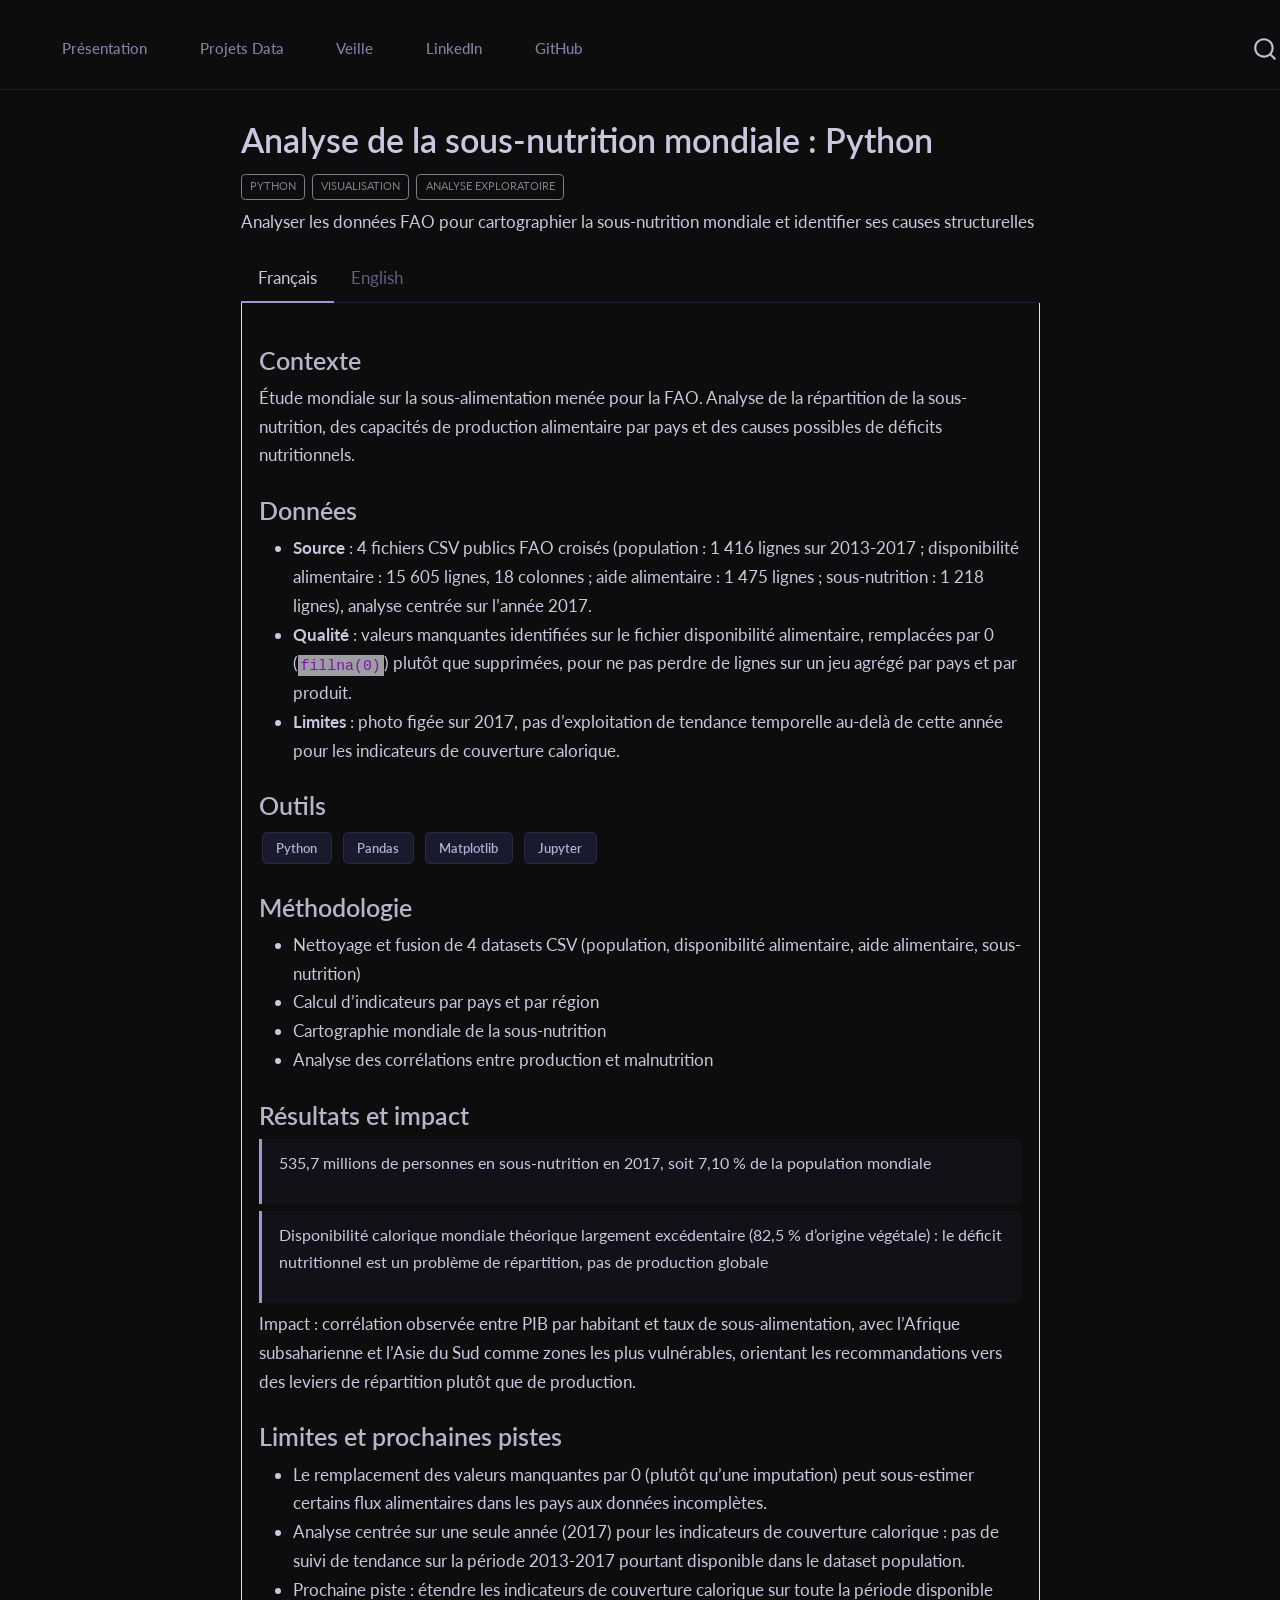
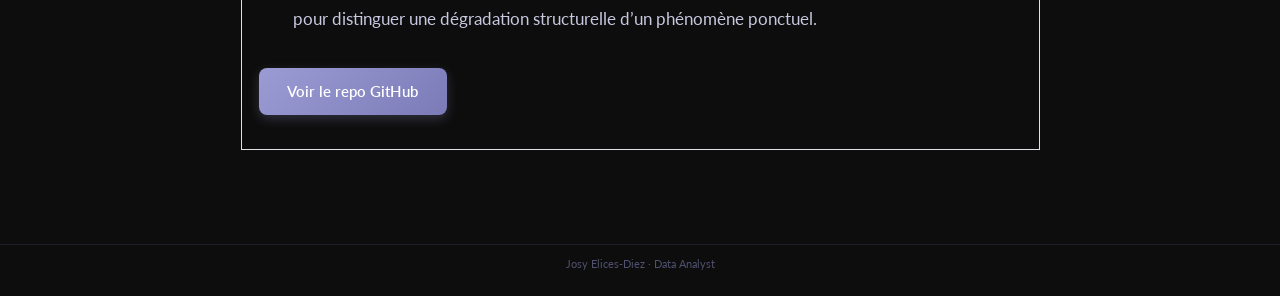
<file: docs/projets/sante-publique/index.html>
<!DOCTYPE html>
<html xmlns="http://www.w3.org/1999/xhtml" lang="en" xml:lang="en"><head>

<meta charset="utf-8">
<meta name="generator" content="quarto-1.9.38">

<meta name="viewport" content="width=device-width, initial-scale=1.0, user-scalable=yes">

<meta name="description" content="Analyser les données FAO pour cartographier la sous-nutrition mondiale et identifier ses causes structurelles">

<title>Analyse de la sous-nutrition mondiale : Python – PORTFOLIO 2026</title>
<style>
/* Default styles provided by pandoc.
** See https://pandoc.org/MANUAL.html#variables-for-html for config info.
*/
code{white-space: pre-wrap;}
span.smallcaps{font-variant: small-caps;}
div.columns{display: flex; gap: min(4vw, 1.5em);}
div.column{flex: auto; overflow-x: auto;}
div.hanging-indent{margin-left: 1.5em; text-indent: -1.5em;}
ul.task-list{list-style: none;}
ul.task-list li input[type="checkbox"] {
  width: 0.8em;
  margin: 0 0.8em 0.2em -1em; /* quarto-specific, see https://github.com/quarto-dev/quarto-cli/issues/4556 */ 
  vertical-align: middle;
}
</style>


<script src="../../site_libs/quarto-nav/quarto-nav.js"></script>
<script src="../../site_libs/clipboard/clipboard.min.js"></script>
<script src="../../site_libs/quarto-search/autocomplete.umd.js"></script>
<script src="../../site_libs/quarto-search/fuse.min.js"></script>
<script src="../../site_libs/quarto-search/quarto-search.js"></script>
<meta name="quarto:offset" content="../../">
<link href="../../assets/favicon.png" rel="icon" type="image/png">
<script src="../../site_libs/quarto-html/quarto.js" type="module"></script>
<script src="../../site_libs/quarto-html/tabsets/tabsets.js" type="module"></script>
<script src="../../site_libs/quarto-html/popper.min.js"></script>
<script src="../../site_libs/quarto-html/tippy.umd.min.js"></script>
<script src="../../site_libs/quarto-html/anchor.min.js"></script>
<link href="../../site_libs/quarto-html/tippy.css" rel="stylesheet">
<link href="../../site_libs/quarto-html/quarto-syntax-highlighting-dark-0a6b7249c26820e032cb0bd839ff02b1.css" rel="stylesheet" id="quarto-text-highlighting-styles">
<script src="../../site_libs/bootstrap/bootstrap.min.js"></script>
<link href="../../site_libs/bootstrap/bootstrap-icons.css" rel="stylesheet">
<link href="../../site_libs/bootstrap/bootstrap-ee089b5cd8c331d37006e611d21b4011.min.css" rel="stylesheet" append-hash="true" id="quarto-bootstrap" data-mode="dark">
<script id="quarto-search-options" type="application/json">{
  "location": "navbar",
  "copy-button": false,
  "collapse-after": 3,
  "panel-placement": "end",
  "type": "overlay",
  "limit": 50,
  "keyboard-shortcut": [
    "f",
    "/",
    "s"
  ],
  "show-item-context": false,
  "language": {
    "search-no-results-text": "No results",
    "search-matching-documents-text": "matching documents",
    "search-copy-link-title": "Copy link to search",
    "search-hide-matches-text": "Hide additional matches",
    "search-more-match-text": "more match in this document",
    "search-more-matches-text": "more matches in this document",
    "search-clear-button-title": "Clear",
    "search-text-placeholder": "",
    "search-detached-cancel-button-title": "Cancel",
    "search-submit-button-title": "Submit",
    "search-label": "Search"
  }
}</script>
<style>html{ scroll-behavior: smooth; }</style>


</head>

<body class="nav-fixed fullcontent quarto-light">

<div id="quarto-search-results"></div>
  <header id="quarto-header" class="headroom fixed-top">
    <nav class="navbar navbar-expand-lg " data-bs-theme="dark">
      <div class="navbar-container container-fluid">
      <div class="navbar-brand-container mx-auto">
    <a class="navbar-brand" href="../../index.html">
    <span class="navbar-title">PORTFOLIO 2026</span>
    </a>
  </div>
            <div id="quarto-search" class="" title="Search"></div>
          <button class="navbar-toggler" type="button" data-bs-toggle="collapse" data-bs-target="#navbarCollapse" aria-controls="navbarCollapse" role="menu" aria-expanded="false" aria-label="Toggle navigation" onclick="if (window.quartoToggleHeadroom) { window.quartoToggleHeadroom(); }">
  <span class="navbar-toggler-icon"></span>
</button>
          <div class="collapse navbar-collapse" id="navbarCollapse">
            <ul class="navbar-nav navbar-nav-scroll me-auto">
  <li class="nav-item">
    <a class="nav-link" href="../../index.html"> 
<span class="menu-text">Présentation</span></a>
  </li>  
  <li class="nav-item">
    <a class="nav-link" href="../../projets.html"> 
<span class="menu-text">Projets Data</span></a>
  </li>  
  <li class="nav-item">
    <a class="nav-link" href="../../veille.html"> 
<span class="menu-text">Veille</span></a>
  </li>  
  <li class="nav-item">
    <a class="nav-link" href="https://www.linkedin.com/in/josy-elices-diez-03523225a/"> 
<span class="menu-text">LinkedIn</span></a>
  </li>  
  <li class="nav-item">
    <a class="nav-link" href="https://github.com/Elicesjo"> 
<span class="menu-text">GitHub</span></a>
  </li>  
</ul>
          </div> <!-- /navcollapse -->
            <div class="quarto-navbar-tools">
</div>
      </div> <!-- /container-fluid -->
    </nav>
</header>
<!-- content -->
<div id="quarto-content" class="quarto-container page-columns page-rows-contents page-layout-article page-navbar">
<!-- sidebar -->
<!-- margin-sidebar -->
    
<!-- main -->
<main class="content" id="quarto-document-content">

<header id="title-block-header" class="quarto-title-block default">
<div class="quarto-title">
<h1 class="title">Analyse de la sous-nutrition mondiale : Python</h1>
  <div class="quarto-categories">
    <div class="quarto-category">Python</div>
    <div class="quarto-category">Visualisation</div>
    <div class="quarto-category">Analyse exploratoire</div>
  </div>
  </div>

<div>
  <div class="description">
    Analyser les données FAO pour cartographier la sous-nutrition mondiale et identifier ses causes structurelles
  </div>
</div>


<div class="quarto-title-meta">

    
  
    
  </div>
  


</header>


<div class="tabset-margin-container"></div><div class="panel-tabset">
<ul class="nav nav-tabs" role="tablist"><li class="nav-item" role="presentation"><a class="nav-link active" id="tabset-1-1-tab" data-bs-toggle="tab" data-bs-target="#tabset-1-1" role="tab" aria-controls="tabset-1-1" aria-selected="true" href="">Français</a></li><li class="nav-item" role="presentation"><a class="nav-link" id="tabset-1-2-tab" data-bs-toggle="tab" data-bs-target="#tabset-1-2" role="tab" aria-controls="tabset-1-2" aria-selected="false" href="">English</a></li></ul>
<div class="tab-content">
<div id="tabset-1-1" class="tab-pane active" role="tabpanel" aria-labelledby="tabset-1-1-tab">
<section id="contexte" class="level3">
<h3 class="anchored" data-anchor-id="contexte">Contexte</h3>
<p>Étude mondiale sur la sous-alimentation menée pour la FAO. Analyse de la répartition de la sous-nutrition, des capacités de production alimentaire par pays et des causes possibles de déficits nutritionnels.</p>
</section>
<section id="données" class="level3">
<h3 class="anchored" data-anchor-id="données">Données</h3>
<ul>
<li><strong>Source</strong> : 4 fichiers CSV publics FAO croisés (population : 1 416 lignes sur 2013-2017 ; disponibilité alimentaire : 15 605 lignes, 18 colonnes ; aide alimentaire : 1 475 lignes ; sous-nutrition : 1 218 lignes), analyse centrée sur l’année 2017.</li>
<li><strong>Qualité</strong> : valeurs manquantes identifiées sur le fichier disponibilité alimentaire, remplacées par 0 (<code>fillna(0)</code>) plutôt que supprimées, pour ne pas perdre de lignes sur un jeu agrégé par pays et par produit.</li>
<li><strong>Limites</strong> : photo figée sur 2017, pas d’exploitation de tendance temporelle au-delà de cette année pour les indicateurs de couverture calorique.</li>
</ul>
</section>
<section id="outils" class="level3">
<h3 class="anchored" data-anchor-id="outils">Outils</h3>
<p><span class="tool-badge">Python</span> <span class="tool-badge">Pandas</span> <span class="tool-badge">Matplotlib</span> <span class="tool-badge">Jupyter</span></p>
</section>
<section id="méthodologie" class="level3">
<h3 class="anchored" data-anchor-id="méthodologie">Méthodologie</h3>
<ul>
<li>Nettoyage et fusion de 4 datasets CSV (population, disponibilité alimentaire, aide alimentaire, sous-nutrition)</li>
<li>Calcul d’indicateurs par pays et par région</li>
<li>Cartographie mondiale de la sous-nutrition</li>
<li>Analyse des corrélations entre production et malnutrition</li>
</ul>
</section>
<section id="résultats-et-impact" class="level3">
<h3 class="anchored" data-anchor-id="résultats-et-impact">Résultats et impact</h3>
<div class="key-result">
<p>535,7 millions de personnes en sous-nutrition en 2017, soit 7,10 % de la population mondiale</p>
</div>
<div class="key-result">
<p>Disponibilité calorique mondiale théorique largement excédentaire (82,5 % d’origine végétale) : le déficit nutritionnel est un problème de répartition, pas de production globale</p>
</div>
<p>Impact : corrélation observée entre PIB par habitant et taux de sous-alimentation, avec l’Afrique subsaharienne et l’Asie du Sud comme zones les plus vulnérables, orientant les recommandations vers des leviers de répartition plutôt que de production.</p>
</section>
<section id="limites-et-prochaines-pistes" class="level3">
<h3 class="anchored" data-anchor-id="limites-et-prochaines-pistes">Limites et prochaines pistes</h3>
<ul>
<li>Le remplacement des valeurs manquantes par 0 (plutôt qu’une imputation) peut sous-estimer certains flux alimentaires dans les pays aux données incomplètes.</li>
<li>Analyse centrée sur une seule année (2017) pour les indicateurs de couverture calorique : pas de suivi de tendance sur la période 2013-2017 pourtant disponible dans le dataset population.</li>
<li>Prochaine piste : étendre les indicateurs de couverture calorique sur toute la période disponible pour distinguer une dégradation structurelle d’un phénomène ponctuel.</li>
</ul>
<p><a href="https://github.com/Elicesjo/PROJET-3-" class="cta-btn" style="display:inline-block;margin-top:1rem;">Voir le repo GitHub</a></p>
</section>
</div>
<div id="tabset-1-2" class="tab-pane" role="tabpanel" aria-labelledby="tabset-1-2-tab">
<section id="context" class="level3">
<h3 class="anchored" data-anchor-id="context">Context</h3>
<p>Global study on undernourishment conducted for the FAO. Analysis of the distribution of malnutrition, food production capacities by country, and potential causes of nutritional deficits.</p>
</section>
<section id="data" class="level3">
<h3 class="anchored" data-anchor-id="data">Data</h3>
<ul>
<li><strong>Source</strong>: 4 public FAO CSV files merged (population: 1,416 rows over 2013-2017; food availability: 15,605 rows, 18 columns; food aid: 1,475 rows; undernourishment: 1,218 rows), analysis centered on 2017.</li>
<li><strong>Quality</strong>: missing values identified in the food availability file, replaced with 0 (<code>fillna(0)</code>) rather than dropped, to avoid losing rows in a dataset aggregated by country and product.</li>
<li><strong>Limits</strong>: a snapshot of 2017, no exploitation of time trends beyond that year for the caloric coverage indicators.</li>
</ul>
</section>
<section id="tools" class="level3">
<h3 class="anchored" data-anchor-id="tools">Tools</h3>
<p><span class="tool-badge">Python</span> <span class="tool-badge">Pandas</span> <span class="tool-badge">Matplotlib</span> <span class="tool-badge">Jupyter</span></p>
</section>
<section id="methodology" class="level3">
<h3 class="anchored" data-anchor-id="methodology">Methodology</h3>
<ul>
<li>Cleaning and merging 4 CSV datasets (population, food availability, food aid, malnutrition)</li>
<li>Computing indicators by country and region</li>
<li>World map of undernourishment</li>
<li>Correlation analysis between production and malnutrition</li>
</ul>
</section>
<section id="results-and-impact" class="level3">
<h3 class="anchored" data-anchor-id="results-and-impact">Results and impact</h3>
<div class="key-result">
<p>535.7 million people undernourished in 2017, 7.10% of the world’s population</p>
</div>
<div class="key-result">
<p>Theoretical global caloric availability is largely in surplus (82.5% plant-based): the nutritional deficit is a distribution problem, not a global production one</p>
</div>
<p>Impact: a correlation was observed between GDP per capita and the undernourishment rate, with Sub-Saharan Africa and South Asia as the most vulnerable regions, pointing recommendations toward distribution levers rather than production ones.</p>
</section>
<section id="limits-and-next-steps" class="level3">
<h3 class="anchored" data-anchor-id="limits-and-next-steps">Limits and next steps</h3>
<ul>
<li>Replacing missing values with 0 (rather than imputing) may underestimate certain food flows in countries with incomplete data.</li>
<li>Analysis centered on a single year (2017) for caloric coverage indicators: no trend tracking over the 2013-2017 period, despite it being available in the population dataset.</li>
<li>Next step: extend caloric coverage indicators across the full available period to distinguish a structural decline from a one-off phenomenon.</li>
</ul>
<p><a href="https://github.com/Elicesjo/PROJET-3-" class="cta-btn" style="display:inline-block;margin-top:1rem;">View GitHub repo</a></p>
</section>
</div>
</div>
</div>



</main> <!-- /main -->
<script id="quarto-html-after-body" type="application/javascript">
  window.document.addEventListener("DOMContentLoaded", function (event) {
    const icon = "";
    const anchorJS = new window.AnchorJS();
    anchorJS.options = {
      placement: 'right',
      icon: icon
    };
    anchorJS.add('.anchored');
    const isCodeAnnotation = (el) => {
      for (const clz of el.classList) {
        if (clz.startsWith('code-annotation-')) {                     
          return true;
        }
      }
      return false;
    }
    const onCopySuccess = function(e) {
      // button target
      const button = e.trigger;
      // don't keep focus
      button.blur();
      // flash "checked"
      button.classList.add('code-copy-button-checked');
      var currentTitle = button.getAttribute("title");
      button.setAttribute("title", "Copied!");
      let tooltip;
      if (window.bootstrap) {
        button.setAttribute("data-bs-toggle", "tooltip");
        button.setAttribute("data-bs-placement", "left");
        button.setAttribute("data-bs-title", "Copied!");
        tooltip = new bootstrap.Tooltip(button, 
          { trigger: "manual", 
            customClass: "code-copy-button-tooltip",
            offset: [0, -8]});
        tooltip.show();    
      }
      setTimeout(function() {
        if (tooltip) {
          tooltip.hide();
          button.removeAttribute("data-bs-title");
          button.removeAttribute("data-bs-toggle");
          button.removeAttribute("data-bs-placement");
        }
        button.setAttribute("title", currentTitle);
        button.classList.remove('code-copy-button-checked');
      }, 1000);
      // clear code selection
      e.clearSelection();
    }
    const getTextToCopy = function(trigger) {
      const outerScaffold = trigger.parentElement.cloneNode(true);
      const codeEl = outerScaffold.querySelector('code');
      for (const childEl of codeEl.children) {
        if (isCodeAnnotation(childEl)) {
          childEl.remove();
        }
      }
      return codeEl.innerText;
    }
    const clipboard = new window.ClipboardJS('.code-copy-button:not([data-in-quarto-modal])', {
      text: getTextToCopy
    });
    clipboard.on('success', onCopySuccess);
    if (window.document.getElementById('quarto-embedded-source-code-modal')) {
      const clipboardModal = new window.ClipboardJS('.code-copy-button[data-in-quarto-modal]', {
        text: getTextToCopy,
        container: window.document.getElementById('quarto-embedded-source-code-modal')
      });
      clipboardModal.on('success', onCopySuccess);
    }
      var localhostRegex = new RegExp(/^(?:http|https):\/\/localhost\:?[0-9]*\//);
      var mailtoRegex = new RegExp(/^mailto:/);
        var filterRegex = new RegExp('/' + window.location.host + '/');
      var isInternal = (href) => {
          return filterRegex.test(href) || localhostRegex.test(href) || mailtoRegex.test(href);
      }
      // Inspect non-navigation links and adorn them if external
     var links = window.document.querySelectorAll('a[href]:not(.nav-link):not(.navbar-brand):not(.toc-action):not(.sidebar-link):not(.sidebar-item-toggle):not(.pagination-link):not(.no-external):not([aria-hidden]):not(.dropdown-item):not(.quarto-navigation-tool):not(.about-link)');
      for (var i=0; i<links.length; i++) {
        const link = links[i];
        if (!isInternal(link.href)) {
          // undo the damage that might have been done by quarto-nav.js in the case of
          // links that we want to consider external
          if (link.dataset.originalHref !== undefined) {
            link.href = link.dataset.originalHref;
          }
        }
      }
    function tippyHover(el, contentFn, onTriggerFn, onUntriggerFn) {
      const config = {
        allowHTML: true,
        maxWidth: 500,
        delay: 100,
        arrow: false,
        appendTo: function(el) {
            return el.parentElement;
        },
        interactive: true,
        interactiveBorder: 10,
        theme: 'quarto',
        placement: 'bottom-start',
      };
      if (contentFn) {
        config.content = contentFn;
      }
      if (onTriggerFn) {
        config.onTrigger = onTriggerFn;
      }
      if (onUntriggerFn) {
        config.onUntrigger = onUntriggerFn;
      }
      window.tippy(el, config); 
    }
    const noterefs = window.document.querySelectorAll('a[role="doc-noteref"]');
    for (var i=0; i<noterefs.length; i++) {
      const ref = noterefs[i];
      tippyHover(ref, function() {
        // use id or data attribute instead here
        let href = ref.getAttribute('data-footnote-href') || ref.getAttribute('href');
        try { href = new URL(href).hash; } catch {}
        const id = href.replace(/^#\/?/, "");
        const note = window.document.getElementById(id);
        if (note) {
          return note.innerHTML;
        } else {
          return "";
        }
      });
    }
    const xrefs = window.document.querySelectorAll('a.quarto-xref');
    const processXRef = (id, note) => {
      // Strip column container classes
      const stripColumnClz = (el) => {
        el.classList.remove("page-full", "page-columns");
        if (el.children) {
          for (const child of el.children) {
            stripColumnClz(child);
          }
        }
      }
      stripColumnClz(note)
      if (id === null || id.startsWith('sec-')) {
        // Special case sections, only their first couple elements
        const container = document.createElement("div");
        if (note.children && note.children.length > 2) {
          container.appendChild(note.children[0].cloneNode(true));
          for (let i = 1; i < note.children.length; i++) {
            const child = note.children[i];
            if (child.tagName === "P" && child.innerText === "") {
              continue;
            } else {
              container.appendChild(child.cloneNode(true));
              break;
            }
          }
          if (window.Quarto?.typesetMath) {
            window.Quarto.typesetMath(container);
          }
          return container.innerHTML
        } else {
          if (window.Quarto?.typesetMath) {
            window.Quarto.typesetMath(note);
          }
          return note.innerHTML;
        }
      } else {
        // Remove any anchor links if they are present
        const anchorLink = note.querySelector('a.anchorjs-link');
        if (anchorLink) {
          anchorLink.remove();
        }
        if (window.Quarto?.typesetMath) {
          window.Quarto.typesetMath(note);
        }
        if (note.classList.contains("callout")) {
          return note.outerHTML;
        } else {
          return note.innerHTML;
        }
      }
    }
    for (var i=0; i<xrefs.length; i++) {
      const xref = xrefs[i];
      tippyHover(xref, undefined, function(instance) {
        instance.disable();
        let url = xref.getAttribute('href');
        let hash = undefined; 
        if (url.startsWith('#')) {
          hash = url;
        } else {
          try { hash = new URL(url).hash; } catch {}
        }
        if (hash) {
          const id = hash.replace(/^#\/?/, "");
          const note = window.document.getElementById(id);
          if (note !== null) {
            try {
              const html = processXRef(id, note.cloneNode(true));
              instance.setContent(html);
            } finally {
              instance.enable();
              instance.show();
            }
          } else {
            // See if we can fetch this
            fetch(url.split('#')[0])
            .then(res => res.text())
            .then(html => {
              const parser = new DOMParser();
              const htmlDoc = parser.parseFromString(html, "text/html");
              const note = htmlDoc.getElementById(id);
              if (note !== null) {
                const html = processXRef(id, note);
                instance.setContent(html);
              } 
            }).finally(() => {
              instance.enable();
              instance.show();
            });
          }
        } else {
          // See if we can fetch a full url (with no hash to target)
          // This is a special case and we should probably do some content thinning / targeting
          fetch(url)
          .then(res => res.text())
          .then(html => {
            const parser = new DOMParser();
            const htmlDoc = parser.parseFromString(html, "text/html");
            const note = htmlDoc.querySelector('main.content');
            if (note !== null) {
              // This should only happen for chapter cross references
              // (since there is no id in the URL)
              // remove the first header
              if (note.children.length > 0 && note.children[0].tagName === "HEADER") {
                note.children[0].remove();
              }
              const html = processXRef(null, note);
              instance.setContent(html);
            } 
          }).finally(() => {
            instance.enable();
            instance.show();
          });
        }
      }, function(instance) {
      });
    }
        let selectedAnnoteEl;
        const selectorForAnnotation = ( cell, annotation) => {
          let cellAttr = 'data-code-cell="' + cell + '"';
          let lineAttr = 'data-code-annotation="' +  annotation + '"';
          const selector = 'span[' + cellAttr + '][' + lineAttr + ']';
          return selector;
        }
        const selectCodeLines = (annoteEl) => {
          const doc = window.document;
          const targetCell = annoteEl.getAttribute("data-target-cell");
          const targetAnnotation = annoteEl.getAttribute("data-target-annotation");
          const annoteSpan = window.document.querySelector(selectorForAnnotation(targetCell, targetAnnotation));
          const lines = annoteSpan.getAttribute("data-code-lines").split(",");
          const lineIds = lines.map((line) => {
            return targetCell + "-" + line;
          })
          let top = null;
          let height = null;
          let parent = null;
          if (lineIds.length > 0) {
              //compute the position of the single el (top and bottom and make a div)
              const el = window.document.getElementById(lineIds[0]);
              top = el.offsetTop;
              height = el.offsetHeight;
              parent = el.parentElement.parentElement;
            if (lineIds.length > 1) {
              const lastEl = window.document.getElementById(lineIds[lineIds.length - 1]);
              const bottom = lastEl.offsetTop + lastEl.offsetHeight;
              height = bottom - top;
            }
            if (top !== null && height !== null && parent !== null) {
              // cook up a div (if necessary) and position it 
              let div = window.document.getElementById("code-annotation-line-highlight");
              if (div === null) {
                div = window.document.createElement("div");
                div.setAttribute("id", "code-annotation-line-highlight");
                div.style.position = 'absolute';
                parent.appendChild(div);
              }
              div.style.top = top - 2 + "px";
              div.style.height = height + 4 + "px";
              div.style.left = 0;
              let gutterDiv = window.document.getElementById("code-annotation-line-highlight-gutter");
              if (gutterDiv === null) {
                gutterDiv = window.document.createElement("div");
                gutterDiv.setAttribute("id", "code-annotation-line-highlight-gutter");
                gutterDiv.style.position = 'absolute';
                const codeCell = window.document.getElementById(targetCell);
                const gutter = codeCell.querySelector('.code-annotation-gutter');
                gutter.appendChild(gutterDiv);
              }
              gutterDiv.style.top = top - 2 + "px";
              gutterDiv.style.height = height + 4 + "px";
            }
            selectedAnnoteEl = annoteEl;
          }
        };
        const unselectCodeLines = () => {
          const elementsIds = ["code-annotation-line-highlight", "code-annotation-line-highlight-gutter"];
          elementsIds.forEach((elId) => {
            const div = window.document.getElementById(elId);
            if (div) {
              div.remove();
            }
          });
          selectedAnnoteEl = undefined;
        };
          // Handle positioning of the toggle
      window.addEventListener(
        "resize",
        throttle(() => {
          elRect = undefined;
          if (selectedAnnoteEl) {
            selectCodeLines(selectedAnnoteEl);
          }
        }, 10)
      );
      function throttle(fn, ms) {
      let throttle = false;
      let timer;
        return (...args) => {
          if(!throttle) { // first call gets through
              fn.apply(this, args);
              throttle = true;
          } else { // all the others get throttled
              if(timer) clearTimeout(timer); // cancel #2
              timer = setTimeout(() => {
                fn.apply(this, args);
                timer = throttle = false;
              }, ms);
          }
        };
      }
        // Attach click handler to the DT
        const annoteDls = window.document.querySelectorAll('dt[data-target-cell]');
        for (const annoteDlNode of annoteDls) {
          annoteDlNode.addEventListener('click', (event) => {
            const clickedEl = event.target;
            if (clickedEl !== selectedAnnoteEl) {
              unselectCodeLines();
              const activeEl = window.document.querySelector('dt[data-target-cell].code-annotation-active');
              if (activeEl) {
                activeEl.classList.remove('code-annotation-active');
              }
              selectCodeLines(clickedEl);
              clickedEl.classList.add('code-annotation-active');
            } else {
              // Unselect the line
              unselectCodeLines();
              clickedEl.classList.remove('code-annotation-active');
            }
          });
        }
    const findCites = (el) => {
      const parentEl = el.parentElement;
      if (parentEl) {
        const cites = parentEl.dataset.cites;
        if (cites) {
          return {
            el,
            cites: cites.split(' ')
          };
        } else {
          return findCites(el.parentElement)
        }
      } else {
        return undefined;
      }
    };
    var bibliorefs = window.document.querySelectorAll('a[role="doc-biblioref"]');
    for (var i=0; i<bibliorefs.length; i++) {
      const ref = bibliorefs[i];
      const citeInfo = findCites(ref);
      if (citeInfo) {
        tippyHover(citeInfo.el, function() {
          var popup = window.document.createElement('div');
          citeInfo.cites.forEach(function(cite) {
            var citeDiv = window.document.createElement('div');
            citeDiv.classList.add('hanging-indent');
            citeDiv.classList.add('csl-entry');
            var biblioDiv = window.document.getElementById('ref-' + cite);
            if (biblioDiv) {
              citeDiv.innerHTML = biblioDiv.innerHTML;
            }
            popup.appendChild(citeDiv);
          });
          return popup.innerHTML;
        });
      }
    }
  });
  </script>
</div> <!-- /content -->
<footer class="footer">
  <div class="nav-footer">
    <div class="nav-footer-left">
      &nbsp;
    </div>   
    <div class="nav-footer-center">
<p>Josy Elices-Diez · Data Analyst</p>
</div>
    <div class="nav-footer-right">
      &nbsp;
    </div>
  </div>
</footer>




<script src="../../site_libs/quarto-html/zenscroll-min.js"></script>
</body></html>
</file>
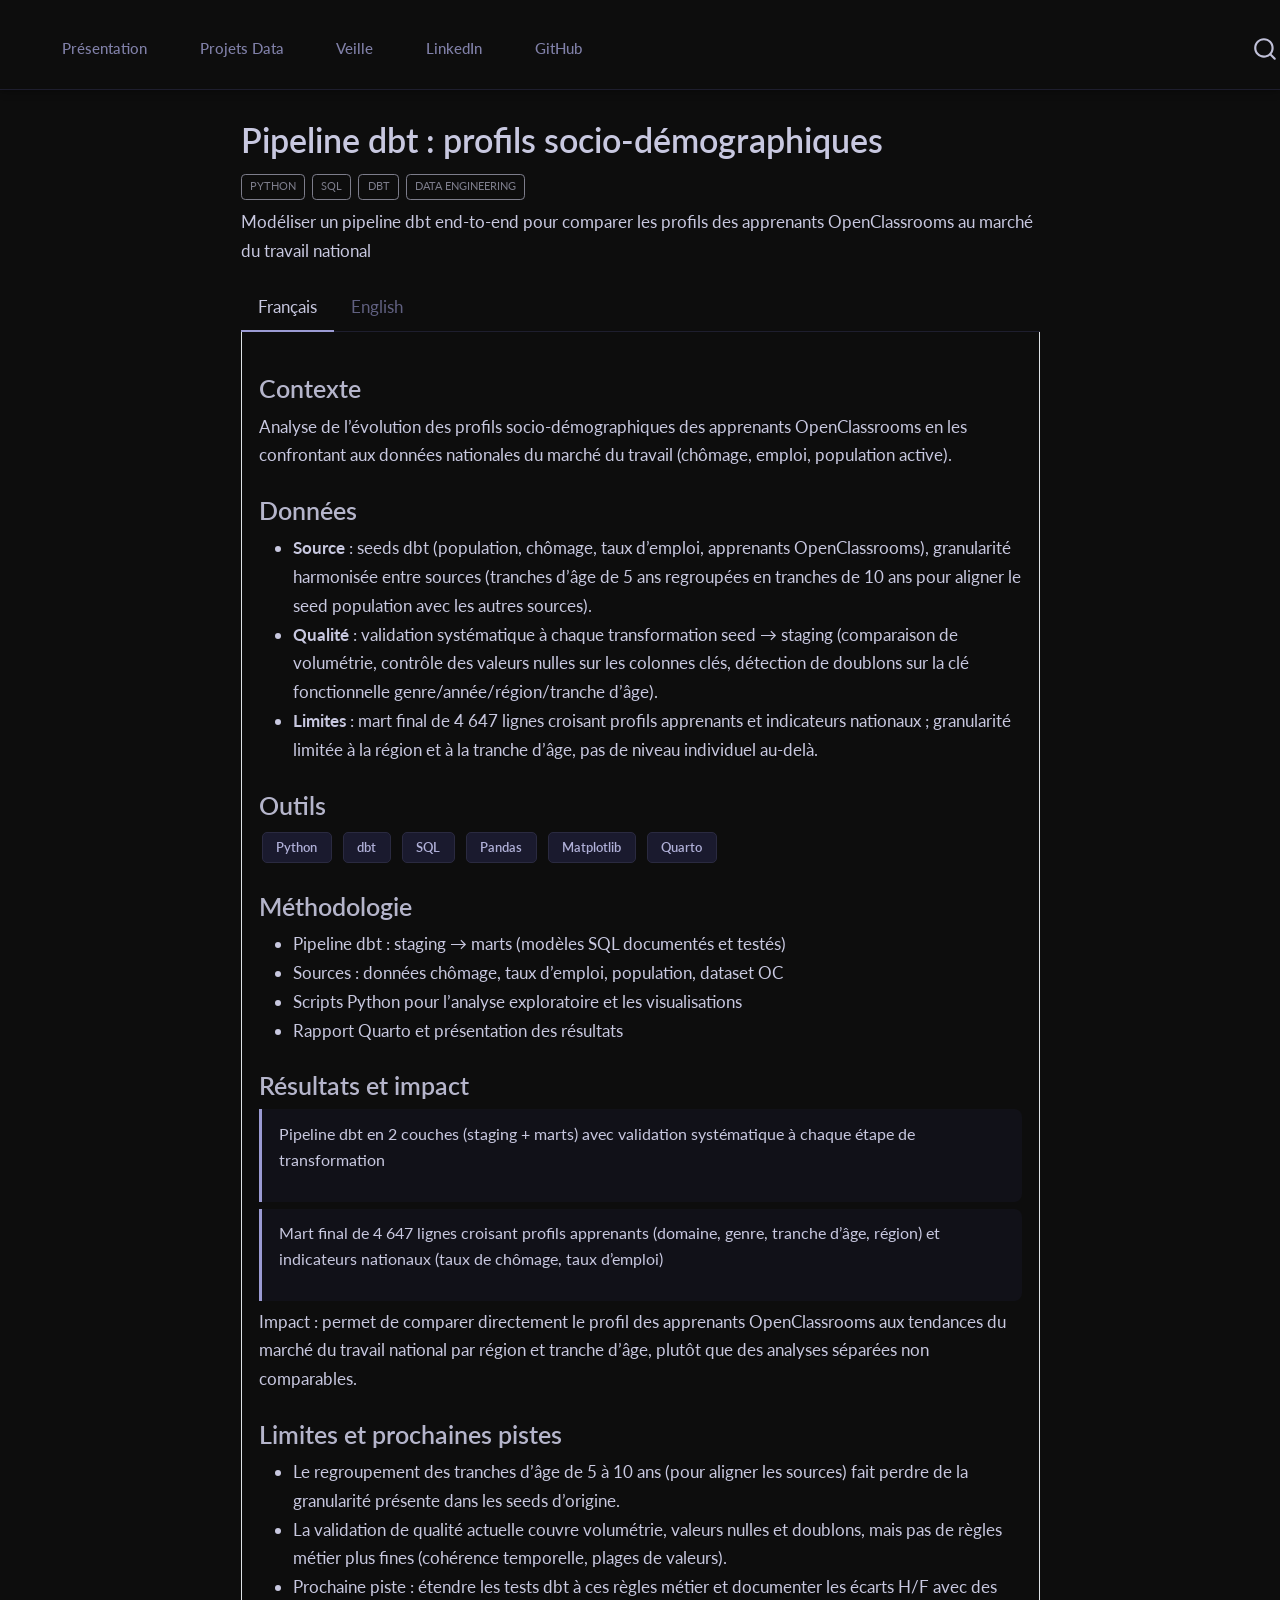
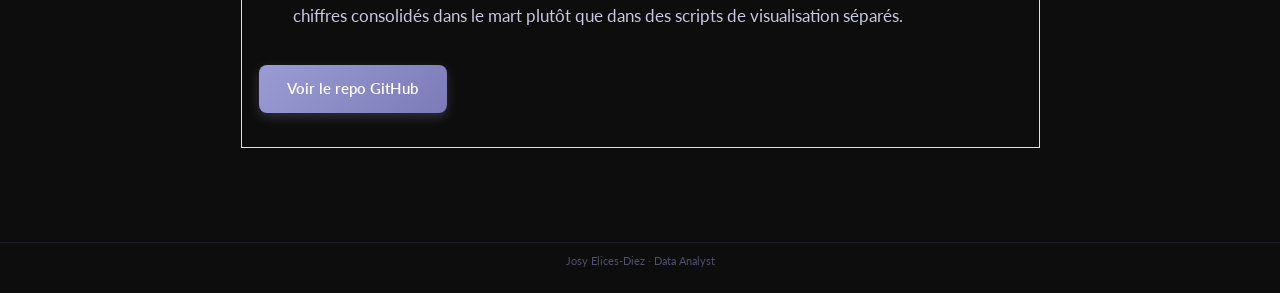
<file: docs/projets/socio-demo-dbt/index.html>
<!DOCTYPE html>
<html xmlns="http://www.w3.org/1999/xhtml" lang="en" xml:lang="en"><head>

<meta charset="utf-8">
<meta name="generator" content="quarto-1.9.38">

<meta name="viewport" content="width=device-width, initial-scale=1.0, user-scalable=yes">

<meta name="description" content="Modéliser un pipeline dbt end-to-end pour comparer les profils des apprenants OpenClassrooms au marché du travail national">

<title>Pipeline dbt : profils socio-démographiques – PORTFOLIO 2026</title>
<style>
/* Default styles provided by pandoc.
** See https://pandoc.org/MANUAL.html#variables-for-html for config info.
*/
code{white-space: pre-wrap;}
span.smallcaps{font-variant: small-caps;}
div.columns{display: flex; gap: min(4vw, 1.5em);}
div.column{flex: auto; overflow-x: auto;}
div.hanging-indent{margin-left: 1.5em; text-indent: -1.5em;}
ul.task-list{list-style: none;}
ul.task-list li input[type="checkbox"] {
  width: 0.8em;
  margin: 0 0.8em 0.2em -1em; /* quarto-specific, see https://github.com/quarto-dev/quarto-cli/issues/4556 */ 
  vertical-align: middle;
}
</style>


<script src="../../site_libs/quarto-nav/quarto-nav.js"></script>
<script src="../../site_libs/clipboard/clipboard.min.js"></script>
<script src="../../site_libs/quarto-search/autocomplete.umd.js"></script>
<script src="../../site_libs/quarto-search/fuse.min.js"></script>
<script src="../../site_libs/quarto-search/quarto-search.js"></script>
<meta name="quarto:offset" content="../../">
<link href="../../assets/favicon.png" rel="icon" type="image/png">
<script src="../../site_libs/quarto-html/quarto.js" type="module"></script>
<script src="../../site_libs/quarto-html/tabsets/tabsets.js" type="module"></script>
<script src="../../site_libs/quarto-html/popper.min.js"></script>
<script src="../../site_libs/quarto-html/tippy.umd.min.js"></script>
<script src="../../site_libs/quarto-html/anchor.min.js"></script>
<link href="../../site_libs/quarto-html/tippy.css" rel="stylesheet">
<link href="../../site_libs/quarto-html/quarto-syntax-highlighting-dark-0a6b7249c26820e032cb0bd839ff02b1.css" rel="stylesheet" id="quarto-text-highlighting-styles">
<script src="../../site_libs/bootstrap/bootstrap.min.js"></script>
<link href="../../site_libs/bootstrap/bootstrap-icons.css" rel="stylesheet">
<link href="../../site_libs/bootstrap/bootstrap-ee089b5cd8c331d37006e611d21b4011.min.css" rel="stylesheet" append-hash="true" id="quarto-bootstrap" data-mode="dark">
<script id="quarto-search-options" type="application/json">{
  "location": "navbar",
  "copy-button": false,
  "collapse-after": 3,
  "panel-placement": "end",
  "type": "overlay",
  "limit": 50,
  "keyboard-shortcut": [
    "f",
    "/",
    "s"
  ],
  "show-item-context": false,
  "language": {
    "search-no-results-text": "No results",
    "search-matching-documents-text": "matching documents",
    "search-copy-link-title": "Copy link to search",
    "search-hide-matches-text": "Hide additional matches",
    "search-more-match-text": "more match in this document",
    "search-more-matches-text": "more matches in this document",
    "search-clear-button-title": "Clear",
    "search-text-placeholder": "",
    "search-detached-cancel-button-title": "Cancel",
    "search-submit-button-title": "Submit",
    "search-label": "Search"
  }
}</script>
<style>html{ scroll-behavior: smooth; }</style>


</head>

<body class="nav-fixed fullcontent quarto-light">

<div id="quarto-search-results"></div>
  <header id="quarto-header" class="headroom fixed-top">
    <nav class="navbar navbar-expand-lg " data-bs-theme="dark">
      <div class="navbar-container container-fluid">
      <div class="navbar-brand-container mx-auto">
    <a class="navbar-brand" href="../../index.html">
    <span class="navbar-title">PORTFOLIO 2026</span>
    </a>
  </div>
            <div id="quarto-search" class="" title="Search"></div>
          <button class="navbar-toggler" type="button" data-bs-toggle="collapse" data-bs-target="#navbarCollapse" aria-controls="navbarCollapse" role="menu" aria-expanded="false" aria-label="Toggle navigation" onclick="if (window.quartoToggleHeadroom) { window.quartoToggleHeadroom(); }">
  <span class="navbar-toggler-icon"></span>
</button>
          <div class="collapse navbar-collapse" id="navbarCollapse">
            <ul class="navbar-nav navbar-nav-scroll me-auto">
  <li class="nav-item">
    <a class="nav-link" href="../../index.html"> 
<span class="menu-text">Présentation</span></a>
  </li>  
  <li class="nav-item">
    <a class="nav-link" href="../../projets.html"> 
<span class="menu-text">Projets Data</span></a>
  </li>  
  <li class="nav-item">
    <a class="nav-link" href="../../veille.html"> 
<span class="menu-text">Veille</span></a>
  </li>  
  <li class="nav-item">
    <a class="nav-link" href="https://www.linkedin.com/in/josy-elices-diez-03523225a/"> 
<span class="menu-text">LinkedIn</span></a>
  </li>  
  <li class="nav-item">
    <a class="nav-link" href="https://github.com/Elicesjo"> 
<span class="menu-text">GitHub</span></a>
  </li>  
</ul>
          </div> <!-- /navcollapse -->
            <div class="quarto-navbar-tools">
</div>
      </div> <!-- /container-fluid -->
    </nav>
</header>
<!-- content -->
<div id="quarto-content" class="quarto-container page-columns page-rows-contents page-layout-article page-navbar">
<!-- sidebar -->
<!-- margin-sidebar -->
    
<!-- main -->
<main class="content" id="quarto-document-content">

<header id="title-block-header" class="quarto-title-block default">
<div class="quarto-title">
<h1 class="title">Pipeline dbt : profils socio-démographiques</h1>
  <div class="quarto-categories">
    <div class="quarto-category">Python</div>
    <div class="quarto-category">SQL</div>
    <div class="quarto-category">dbt</div>
    <div class="quarto-category">Data Engineering</div>
  </div>
  </div>

<div>
  <div class="description">
    Modéliser un pipeline dbt end-to-end pour comparer les profils des apprenants OpenClassrooms au marché du travail national
  </div>
</div>


<div class="quarto-title-meta">

    
  
    
  </div>
  


</header>


<div class="tabset-margin-container"></div><div class="panel-tabset">
<ul class="nav nav-tabs" role="tablist"><li class="nav-item" role="presentation"><a class="nav-link active" id="tabset-1-1-tab" data-bs-toggle="tab" data-bs-target="#tabset-1-1" role="tab" aria-controls="tabset-1-1" aria-selected="true" href="">Français</a></li><li class="nav-item" role="presentation"><a class="nav-link" id="tabset-1-2-tab" data-bs-toggle="tab" data-bs-target="#tabset-1-2" role="tab" aria-controls="tabset-1-2" aria-selected="false" href="">English</a></li></ul>
<div class="tab-content">
<div id="tabset-1-1" class="tab-pane active" role="tabpanel" aria-labelledby="tabset-1-1-tab">
<section id="contexte" class="level3">
<h3 class="anchored" data-anchor-id="contexte">Contexte</h3>
<p>Analyse de l’évolution des profils socio-démographiques des apprenants OpenClassrooms en les confrontant aux données nationales du marché du travail (chômage, emploi, population active).</p>
</section>
<section id="données" class="level3">
<h3 class="anchored" data-anchor-id="données">Données</h3>
<ul>
<li><strong>Source</strong> : seeds dbt (population, chômage, taux d’emploi, apprenants OpenClassrooms), granularité harmonisée entre sources (tranches d’âge de 5 ans regroupées en tranches de 10 ans pour aligner le seed population avec les autres sources).</li>
<li><strong>Qualité</strong> : validation systématique à chaque transformation seed → staging (comparaison de volumétrie, contrôle des valeurs nulles sur les colonnes clés, détection de doublons sur la clé fonctionnelle genre/année/région/tranche d’âge).</li>
<li><strong>Limites</strong> : mart final de 4 647 lignes croisant profils apprenants et indicateurs nationaux ; granularité limitée à la région et à la tranche d’âge, pas de niveau individuel au-delà.</li>
</ul>
</section>
<section id="outils" class="level3">
<h3 class="anchored" data-anchor-id="outils">Outils</h3>
<p><span class="tool-badge">Python</span> <span class="tool-badge">dbt</span> <span class="tool-badge">SQL</span> <span class="tool-badge">Pandas</span> <span class="tool-badge">Matplotlib</span> <span class="tool-badge">Quarto</span></p>
</section>
<section id="méthodologie" class="level3">
<h3 class="anchored" data-anchor-id="méthodologie">Méthodologie</h3>
<ul>
<li>Pipeline dbt : staging → marts (modèles SQL documentés et testés)</li>
<li>Sources : données chômage, taux d’emploi, population, dataset OC</li>
<li>Scripts Python pour l’analyse exploratoire et les visualisations</li>
<li>Rapport Quarto et présentation des résultats</li>
</ul>
</section>
<section id="résultats-et-impact" class="level3">
<h3 class="anchored" data-anchor-id="résultats-et-impact">Résultats et impact</h3>
<div class="key-result">
<p>Pipeline dbt en 2 couches (staging + marts) avec validation systématique à chaque étape de transformation</p>
</div>
<div class="key-result">
<p>Mart final de 4 647 lignes croisant profils apprenants (domaine, genre, tranche d’âge, région) et indicateurs nationaux (taux de chômage, taux d’emploi)</p>
</div>
<p>Impact : permet de comparer directement le profil des apprenants OpenClassrooms aux tendances du marché du travail national par région et tranche d’âge, plutôt que des analyses séparées non comparables.</p>
</section>
<section id="limites-et-prochaines-pistes" class="level3">
<h3 class="anchored" data-anchor-id="limites-et-prochaines-pistes">Limites et prochaines pistes</h3>
<ul>
<li>Le regroupement des tranches d’âge de 5 à 10 ans (pour aligner les sources) fait perdre de la granularité présente dans les seeds d’origine.</li>
<li>La validation de qualité actuelle couvre volumétrie, valeurs nulles et doublons, mais pas de règles métier plus fines (cohérence temporelle, plages de valeurs).</li>
<li>Prochaine piste : étendre les tests dbt à ces règles métier et documenter les écarts H/F avec des chiffres consolidés dans le mart plutôt que dans des scripts de visualisation séparés.</li>
</ul>
<p><a href="https://github.com/Elicesjo/PROJET-7-" class="cta-btn" style="display:inline-block;margin-top:1rem;">Voir le repo GitHub</a></p>
</section>
</div>
<div id="tabset-1-2" class="tab-pane" role="tabpanel" aria-labelledby="tabset-1-2-tab">
<section id="context" class="level3">
<h3 class="anchored" data-anchor-id="context">Context</h3>
<p>Analysis of the sociodemographic profile evolution of OpenClassrooms learners, benchmarked against national labour market data (unemployment, employment rates, active population).</p>
</section>
<section id="data" class="level3">
<h3 class="anchored" data-anchor-id="data">Data</h3>
<ul>
<li><strong>Source</strong>: dbt seeds (population, unemployment, employment rate, OpenClassrooms learners), granularity harmonized across sources (5-year age brackets grouped into 10-year brackets to align the population seed with the other sources).</li>
<li><strong>Quality</strong>: systematic validation at each seed → staging transformation (row-count comparison, null checks on key columns, duplicate detection on the gender/year/region/age-bracket functional key).</li>
<li><strong>Limits</strong>: final mart of 4,647 rows cross-referencing learner profiles and national indicators; granularity limited to region and age bracket, no individual-level detail beyond that.</li>
</ul>
</section>
<section id="tools" class="level3">
<h3 class="anchored" data-anchor-id="tools">Tools</h3>
<p><span class="tool-badge">Python</span> <span class="tool-badge">dbt</span> <span class="tool-badge">SQL</span> <span class="tool-badge">Pandas</span> <span class="tool-badge">Matplotlib</span> <span class="tool-badge">Quarto</span></p>
</section>
<section id="methodology" class="level3">
<h3 class="anchored" data-anchor-id="methodology">Methodology</h3>
<ul>
<li>dbt pipeline: staging → marts (documented and tested SQL models)</li>
<li>Sources: unemployment, employment rate, population, OC dataset</li>
<li>Python scripts for exploratory analysis and visualizations</li>
<li>Quarto report and results presentation</li>
</ul>
</section>
<section id="results-and-impact" class="level3">
<h3 class="anchored" data-anchor-id="results-and-impact">Results and impact</h3>
<div class="key-result">
<p>Two-layer dbt pipeline (staging + marts) with systematic validation at each transformation step</p>
</div>
<div class="key-result">
<p>Final mart of 4,647 rows cross-referencing learner profiles (field, gender, age bracket, region) and national indicators (unemployment rate, employment rate)</p>
</div>
<p>Impact: enables a direct comparison between OpenClassrooms learner profiles and national labor market trends by region and age bracket, rather than separate, non-comparable analyses.</p>
</section>
<section id="limits-and-next-steps" class="level3">
<h3 class="anchored" data-anchor-id="limits-and-next-steps">Limits and next steps</h3>
<ul>
<li>Grouping age brackets from 5 to 10 years (to align sources) loses granularity present in the original seeds.</li>
<li>Current quality validation covers row counts, nulls, and duplicates, but not finer business rules (temporal consistency, value ranges).</li>
<li>Next step: extend dbt tests to these business rules, and document gender gaps with consolidated figures in the mart rather than in separate visualization scripts.</li>
</ul>
<p><a href="https://github.com/Elicesjo/PROJET-7-" class="cta-btn" style="display:inline-block;margin-top:1rem;">View GitHub repo</a></p>
</section>
</div>
</div>
</div>



</main> <!-- /main -->
<script id="quarto-html-after-body" type="application/javascript">
  window.document.addEventListener("DOMContentLoaded", function (event) {
    const icon = "";
    const anchorJS = new window.AnchorJS();
    anchorJS.options = {
      placement: 'right',
      icon: icon
    };
    anchorJS.add('.anchored');
    const isCodeAnnotation = (el) => {
      for (const clz of el.classList) {
        if (clz.startsWith('code-annotation-')) {                     
          return true;
        }
      }
      return false;
    }
    const onCopySuccess = function(e) {
      // button target
      const button = e.trigger;
      // don't keep focus
      button.blur();
      // flash "checked"
      button.classList.add('code-copy-button-checked');
      var currentTitle = button.getAttribute("title");
      button.setAttribute("title", "Copied!");
      let tooltip;
      if (window.bootstrap) {
        button.setAttribute("data-bs-toggle", "tooltip");
        button.setAttribute("data-bs-placement", "left");
        button.setAttribute("data-bs-title", "Copied!");
        tooltip = new bootstrap.Tooltip(button, 
          { trigger: "manual", 
            customClass: "code-copy-button-tooltip",
            offset: [0, -8]});
        tooltip.show();    
      }
      setTimeout(function() {
        if (tooltip) {
          tooltip.hide();
          button.removeAttribute("data-bs-title");
          button.removeAttribute("data-bs-toggle");
          button.removeAttribute("data-bs-placement");
        }
        button.setAttribute("title", currentTitle);
        button.classList.remove('code-copy-button-checked');
      }, 1000);
      // clear code selection
      e.clearSelection();
    }
    const getTextToCopy = function(trigger) {
      const outerScaffold = trigger.parentElement.cloneNode(true);
      const codeEl = outerScaffold.querySelector('code');
      for (const childEl of codeEl.children) {
        if (isCodeAnnotation(childEl)) {
          childEl.remove();
        }
      }
      return codeEl.innerText;
    }
    const clipboard = new window.ClipboardJS('.code-copy-button:not([data-in-quarto-modal])', {
      text: getTextToCopy
    });
    clipboard.on('success', onCopySuccess);
    if (window.document.getElementById('quarto-embedded-source-code-modal')) {
      const clipboardModal = new window.ClipboardJS('.code-copy-button[data-in-quarto-modal]', {
        text: getTextToCopy,
        container: window.document.getElementById('quarto-embedded-source-code-modal')
      });
      clipboardModal.on('success', onCopySuccess);
    }
      var localhostRegex = new RegExp(/^(?:http|https):\/\/localhost\:?[0-9]*\//);
      var mailtoRegex = new RegExp(/^mailto:/);
        var filterRegex = new RegExp('/' + window.location.host + '/');
      var isInternal = (href) => {
          return filterRegex.test(href) || localhostRegex.test(href) || mailtoRegex.test(href);
      }
      // Inspect non-navigation links and adorn them if external
     var links = window.document.querySelectorAll('a[href]:not(.nav-link):not(.navbar-brand):not(.toc-action):not(.sidebar-link):not(.sidebar-item-toggle):not(.pagination-link):not(.no-external):not([aria-hidden]):not(.dropdown-item):not(.quarto-navigation-tool):not(.about-link)');
      for (var i=0; i<links.length; i++) {
        const link = links[i];
        if (!isInternal(link.href)) {
          // undo the damage that might have been done by quarto-nav.js in the case of
          // links that we want to consider external
          if (link.dataset.originalHref !== undefined) {
            link.href = link.dataset.originalHref;
          }
        }
      }
    function tippyHover(el, contentFn, onTriggerFn, onUntriggerFn) {
      const config = {
        allowHTML: true,
        maxWidth: 500,
        delay: 100,
        arrow: false,
        appendTo: function(el) {
            return el.parentElement;
        },
        interactive: true,
        interactiveBorder: 10,
        theme: 'quarto',
        placement: 'bottom-start',
      };
      if (contentFn) {
        config.content = contentFn;
      }
      if (onTriggerFn) {
        config.onTrigger = onTriggerFn;
      }
      if (onUntriggerFn) {
        config.onUntrigger = onUntriggerFn;
      }
      window.tippy(el, config); 
    }
    const noterefs = window.document.querySelectorAll('a[role="doc-noteref"]');
    for (var i=0; i<noterefs.length; i++) {
      const ref = noterefs[i];
      tippyHover(ref, function() {
        // use id or data attribute instead here
        let href = ref.getAttribute('data-footnote-href') || ref.getAttribute('href');
        try { href = new URL(href).hash; } catch {}
        const id = href.replace(/^#\/?/, "");
        const note = window.document.getElementById(id);
        if (note) {
          return note.innerHTML;
        } else {
          return "";
        }
      });
    }
    const xrefs = window.document.querySelectorAll('a.quarto-xref');
    const processXRef = (id, note) => {
      // Strip column container classes
      const stripColumnClz = (el) => {
        el.classList.remove("page-full", "page-columns");
        if (el.children) {
          for (const child of el.children) {
            stripColumnClz(child);
          }
        }
      }
      stripColumnClz(note)
      if (id === null || id.startsWith('sec-')) {
        // Special case sections, only their first couple elements
        const container = document.createElement("div");
        if (note.children && note.children.length > 2) {
          container.appendChild(note.children[0].cloneNode(true));
          for (let i = 1; i < note.children.length; i++) {
            const child = note.children[i];
            if (child.tagName === "P" && child.innerText === "") {
              continue;
            } else {
              container.appendChild(child.cloneNode(true));
              break;
            }
          }
          if (window.Quarto?.typesetMath) {
            window.Quarto.typesetMath(container);
          }
          return container.innerHTML
        } else {
          if (window.Quarto?.typesetMath) {
            window.Quarto.typesetMath(note);
          }
          return note.innerHTML;
        }
      } else {
        // Remove any anchor links if they are present
        const anchorLink = note.querySelector('a.anchorjs-link');
        if (anchorLink) {
          anchorLink.remove();
        }
        if (window.Quarto?.typesetMath) {
          window.Quarto.typesetMath(note);
        }
        if (note.classList.contains("callout")) {
          return note.outerHTML;
        } else {
          return note.innerHTML;
        }
      }
    }
    for (var i=0; i<xrefs.length; i++) {
      const xref = xrefs[i];
      tippyHover(xref, undefined, function(instance) {
        instance.disable();
        let url = xref.getAttribute('href');
        let hash = undefined; 
        if (url.startsWith('#')) {
          hash = url;
        } else {
          try { hash = new URL(url).hash; } catch {}
        }
        if (hash) {
          const id = hash.replace(/^#\/?/, "");
          const note = window.document.getElementById(id);
          if (note !== null) {
            try {
              const html = processXRef(id, note.cloneNode(true));
              instance.setContent(html);
            } finally {
              instance.enable();
              instance.show();
            }
          } else {
            // See if we can fetch this
            fetch(url.split('#')[0])
            .then(res => res.text())
            .then(html => {
              const parser = new DOMParser();
              const htmlDoc = parser.parseFromString(html, "text/html");
              const note = htmlDoc.getElementById(id);
              if (note !== null) {
                const html = processXRef(id, note);
                instance.setContent(html);
              } 
            }).finally(() => {
              instance.enable();
              instance.show();
            });
          }
        } else {
          // See if we can fetch a full url (with no hash to target)
          // This is a special case and we should probably do some content thinning / targeting
          fetch(url)
          .then(res => res.text())
          .then(html => {
            const parser = new DOMParser();
            const htmlDoc = parser.parseFromString(html, "text/html");
            const note = htmlDoc.querySelector('main.content');
            if (note !== null) {
              // This should only happen for chapter cross references
              // (since there is no id in the URL)
              // remove the first header
              if (note.children.length > 0 && note.children[0].tagName === "HEADER") {
                note.children[0].remove();
              }
              const html = processXRef(null, note);
              instance.setContent(html);
            } 
          }).finally(() => {
            instance.enable();
            instance.show();
          });
        }
      }, function(instance) {
      });
    }
        let selectedAnnoteEl;
        const selectorForAnnotation = ( cell, annotation) => {
          let cellAttr = 'data-code-cell="' + cell + '"';
          let lineAttr = 'data-code-annotation="' +  annotation + '"';
          const selector = 'span[' + cellAttr + '][' + lineAttr + ']';
          return selector;
        }
        const selectCodeLines = (annoteEl) => {
          const doc = window.document;
          const targetCell = annoteEl.getAttribute("data-target-cell");
          const targetAnnotation = annoteEl.getAttribute("data-target-annotation");
          const annoteSpan = window.document.querySelector(selectorForAnnotation(targetCell, targetAnnotation));
          const lines = annoteSpan.getAttribute("data-code-lines").split(",");
          const lineIds = lines.map((line) => {
            return targetCell + "-" + line;
          })
          let top = null;
          let height = null;
          let parent = null;
          if (lineIds.length > 0) {
              //compute the position of the single el (top and bottom and make a div)
              const el = window.document.getElementById(lineIds[0]);
              top = el.offsetTop;
              height = el.offsetHeight;
              parent = el.parentElement.parentElement;
            if (lineIds.length > 1) {
              const lastEl = window.document.getElementById(lineIds[lineIds.length - 1]);
              const bottom = lastEl.offsetTop + lastEl.offsetHeight;
              height = bottom - top;
            }
            if (top !== null && height !== null && parent !== null) {
              // cook up a div (if necessary) and position it 
              let div = window.document.getElementById("code-annotation-line-highlight");
              if (div === null) {
                div = window.document.createElement("div");
                div.setAttribute("id", "code-annotation-line-highlight");
                div.style.position = 'absolute';
                parent.appendChild(div);
              }
              div.style.top = top - 2 + "px";
              div.style.height = height + 4 + "px";
              div.style.left = 0;
              let gutterDiv = window.document.getElementById("code-annotation-line-highlight-gutter");
              if (gutterDiv === null) {
                gutterDiv = window.document.createElement("div");
                gutterDiv.setAttribute("id", "code-annotation-line-highlight-gutter");
                gutterDiv.style.position = 'absolute';
                const codeCell = window.document.getElementById(targetCell);
                const gutter = codeCell.querySelector('.code-annotation-gutter');
                gutter.appendChild(gutterDiv);
              }
              gutterDiv.style.top = top - 2 + "px";
              gutterDiv.style.height = height + 4 + "px";
            }
            selectedAnnoteEl = annoteEl;
          }
        };
        const unselectCodeLines = () => {
          const elementsIds = ["code-annotation-line-highlight", "code-annotation-line-highlight-gutter"];
          elementsIds.forEach((elId) => {
            const div = window.document.getElementById(elId);
            if (div) {
              div.remove();
            }
          });
          selectedAnnoteEl = undefined;
        };
          // Handle positioning of the toggle
      window.addEventListener(
        "resize",
        throttle(() => {
          elRect = undefined;
          if (selectedAnnoteEl) {
            selectCodeLines(selectedAnnoteEl);
          }
        }, 10)
      );
      function throttle(fn, ms) {
      let throttle = false;
      let timer;
        return (...args) => {
          if(!throttle) { // first call gets through
              fn.apply(this, args);
              throttle = true;
          } else { // all the others get throttled
              if(timer) clearTimeout(timer); // cancel #2
              timer = setTimeout(() => {
                fn.apply(this, args);
                timer = throttle = false;
              }, ms);
          }
        };
      }
        // Attach click handler to the DT
        const annoteDls = window.document.querySelectorAll('dt[data-target-cell]');
        for (const annoteDlNode of annoteDls) {
          annoteDlNode.addEventListener('click', (event) => {
            const clickedEl = event.target;
            if (clickedEl !== selectedAnnoteEl) {
              unselectCodeLines();
              const activeEl = window.document.querySelector('dt[data-target-cell].code-annotation-active');
              if (activeEl) {
                activeEl.classList.remove('code-annotation-active');
              }
              selectCodeLines(clickedEl);
              clickedEl.classList.add('code-annotation-active');
            } else {
              // Unselect the line
              unselectCodeLines();
              clickedEl.classList.remove('code-annotation-active');
            }
          });
        }
    const findCites = (el) => {
      const parentEl = el.parentElement;
      if (parentEl) {
        const cites = parentEl.dataset.cites;
        if (cites) {
          return {
            el,
            cites: cites.split(' ')
          };
        } else {
          return findCites(el.parentElement)
        }
      } else {
        return undefined;
      }
    };
    var bibliorefs = window.document.querySelectorAll('a[role="doc-biblioref"]');
    for (var i=0; i<bibliorefs.length; i++) {
      const ref = bibliorefs[i];
      const citeInfo = findCites(ref);
      if (citeInfo) {
        tippyHover(citeInfo.el, function() {
          var popup = window.document.createElement('div');
          citeInfo.cites.forEach(function(cite) {
            var citeDiv = window.document.createElement('div');
            citeDiv.classList.add('hanging-indent');
            citeDiv.classList.add('csl-entry');
            var biblioDiv = window.document.getElementById('ref-' + cite);
            if (biblioDiv) {
              citeDiv.innerHTML = biblioDiv.innerHTML;
            }
            popup.appendChild(citeDiv);
          });
          return popup.innerHTML;
        });
      }
    }
  });
  </script>
</div> <!-- /content -->
<footer class="footer">
  <div class="nav-footer">
    <div class="nav-footer-left">
      &nbsp;
    </div>   
    <div class="nav-footer-center">
<p>Josy Elices-Diez · Data Analyst</p>
</div>
    <div class="nav-footer-right">
      &nbsp;
    </div>
  </div>
</footer>




<script src="../../site_libs/quarto-html/zenscroll-min.js"></script>
</body></html>
</file>
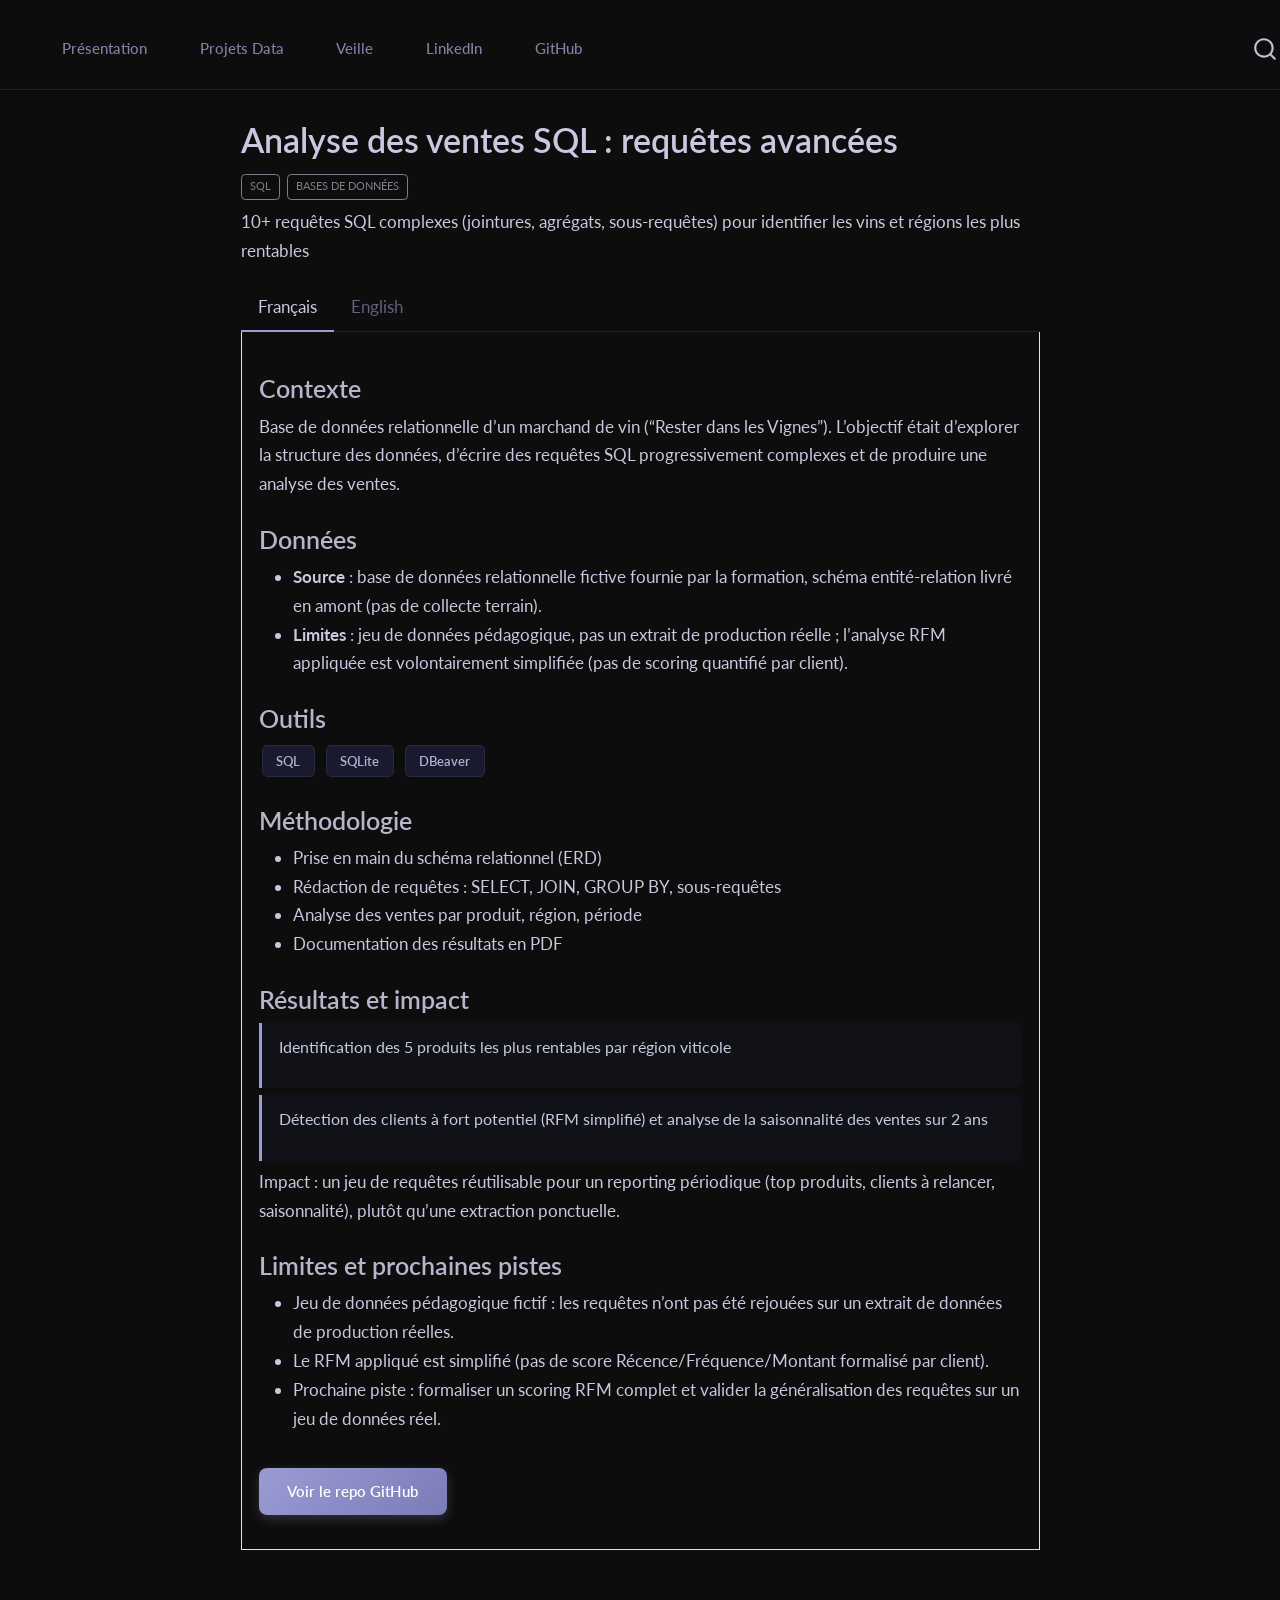
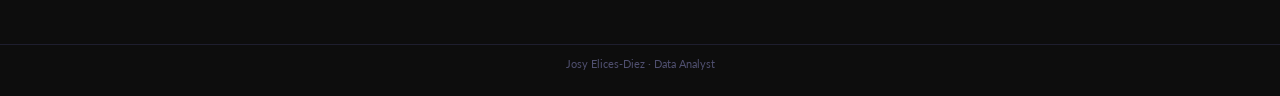
<file: docs/projets/sql-requetes/index.html>
<!DOCTYPE html>
<html xmlns="http://www.w3.org/1999/xhtml" lang="en" xml:lang="en"><head>

<meta charset="utf-8">
<meta name="generator" content="quarto-1.9.38">

<meta name="viewport" content="width=device-width, initial-scale=1.0, user-scalable=yes">

<meta name="description" content="10+ requêtes SQL complexes (jointures, agrégats, sous-requêtes) pour identifier les vins et régions les plus rentables">

<title>Analyse des ventes SQL : requêtes avancées – PORTFOLIO 2026</title>
<style>
/* Default styles provided by pandoc.
** See https://pandoc.org/MANUAL.html#variables-for-html for config info.
*/
code{white-space: pre-wrap;}
span.smallcaps{font-variant: small-caps;}
div.columns{display: flex; gap: min(4vw, 1.5em);}
div.column{flex: auto; overflow-x: auto;}
div.hanging-indent{margin-left: 1.5em; text-indent: -1.5em;}
ul.task-list{list-style: none;}
ul.task-list li input[type="checkbox"] {
  width: 0.8em;
  margin: 0 0.8em 0.2em -1em; /* quarto-specific, see https://github.com/quarto-dev/quarto-cli/issues/4556 */ 
  vertical-align: middle;
}
</style>


<script src="../../site_libs/quarto-nav/quarto-nav.js"></script>
<script src="../../site_libs/clipboard/clipboard.min.js"></script>
<script src="../../site_libs/quarto-search/autocomplete.umd.js"></script>
<script src="../../site_libs/quarto-search/fuse.min.js"></script>
<script src="../../site_libs/quarto-search/quarto-search.js"></script>
<meta name="quarto:offset" content="../../">
<link href="../../assets/favicon.png" rel="icon" type="image/png">
<script src="../../site_libs/quarto-html/quarto.js" type="module"></script>
<script src="../../site_libs/quarto-html/tabsets/tabsets.js" type="module"></script>
<script src="../../site_libs/quarto-html/popper.min.js"></script>
<script src="../../site_libs/quarto-html/tippy.umd.min.js"></script>
<script src="../../site_libs/quarto-html/anchor.min.js"></script>
<link href="../../site_libs/quarto-html/tippy.css" rel="stylesheet">
<link href="../../site_libs/quarto-html/quarto-syntax-highlighting-dark-0a6b7249c26820e032cb0bd839ff02b1.css" rel="stylesheet" id="quarto-text-highlighting-styles">
<script src="../../site_libs/bootstrap/bootstrap.min.js"></script>
<link href="../../site_libs/bootstrap/bootstrap-icons.css" rel="stylesheet">
<link href="../../site_libs/bootstrap/bootstrap-ee089b5cd8c331d37006e611d21b4011.min.css" rel="stylesheet" append-hash="true" id="quarto-bootstrap" data-mode="dark">
<script id="quarto-search-options" type="application/json">{
  "location": "navbar",
  "copy-button": false,
  "collapse-after": 3,
  "panel-placement": "end",
  "type": "overlay",
  "limit": 50,
  "keyboard-shortcut": [
    "f",
    "/",
    "s"
  ],
  "show-item-context": false,
  "language": {
    "search-no-results-text": "No results",
    "search-matching-documents-text": "matching documents",
    "search-copy-link-title": "Copy link to search",
    "search-hide-matches-text": "Hide additional matches",
    "search-more-match-text": "more match in this document",
    "search-more-matches-text": "more matches in this document",
    "search-clear-button-title": "Clear",
    "search-text-placeholder": "",
    "search-detached-cancel-button-title": "Cancel",
    "search-submit-button-title": "Submit",
    "search-label": "Search"
  }
}</script>
<style>html{ scroll-behavior: smooth; }</style>


</head>

<body class="nav-fixed fullcontent quarto-light">

<div id="quarto-search-results"></div>
  <header id="quarto-header" class="headroom fixed-top">
    <nav class="navbar navbar-expand-lg " data-bs-theme="dark">
      <div class="navbar-container container-fluid">
      <div class="navbar-brand-container mx-auto">
    <a class="navbar-brand" href="../../index.html">
    <span class="navbar-title">PORTFOLIO 2026</span>
    </a>
  </div>
            <div id="quarto-search" class="" title="Search"></div>
          <button class="navbar-toggler" type="button" data-bs-toggle="collapse" data-bs-target="#navbarCollapse" aria-controls="navbarCollapse" role="menu" aria-expanded="false" aria-label="Toggle navigation" onclick="if (window.quartoToggleHeadroom) { window.quartoToggleHeadroom(); }">
  <span class="navbar-toggler-icon"></span>
</button>
          <div class="collapse navbar-collapse" id="navbarCollapse">
            <ul class="navbar-nav navbar-nav-scroll me-auto">
  <li class="nav-item">
    <a class="nav-link" href="../../index.html"> 
<span class="menu-text">Présentation</span></a>
  </li>  
  <li class="nav-item">
    <a class="nav-link" href="../../projets.html"> 
<span class="menu-text">Projets Data</span></a>
  </li>  
  <li class="nav-item">
    <a class="nav-link" href="../../veille.html"> 
<span class="menu-text">Veille</span></a>
  </li>  
  <li class="nav-item">
    <a class="nav-link" href="https://www.linkedin.com/in/josy-elices-diez-03523225a/"> 
<span class="menu-text">LinkedIn</span></a>
  </li>  
  <li class="nav-item">
    <a class="nav-link" href="https://github.com/Elicesjo"> 
<span class="menu-text">GitHub</span></a>
  </li>  
</ul>
          </div> <!-- /navcollapse -->
            <div class="quarto-navbar-tools">
</div>
      </div> <!-- /container-fluid -->
    </nav>
</header>
<!-- content -->
<div id="quarto-content" class="quarto-container page-columns page-rows-contents page-layout-article page-navbar">
<!-- sidebar -->
<!-- margin-sidebar -->
    
<!-- main -->
<main class="content" id="quarto-document-content">

<header id="title-block-header" class="quarto-title-block default">
<div class="quarto-title">
<h1 class="title">Analyse des ventes SQL : requêtes avancées</h1>
  <div class="quarto-categories">
    <div class="quarto-category">SQL</div>
    <div class="quarto-category">Bases de données</div>
  </div>
  </div>

<div>
  <div class="description">
    10+ requêtes SQL complexes (jointures, agrégats, sous-requêtes) pour identifier les vins et régions les plus rentables
  </div>
</div>


<div class="quarto-title-meta">

    
  
    
  </div>
  


</header>


<div class="tabset-margin-container"></div><div class="panel-tabset">
<ul class="nav nav-tabs" role="tablist"><li class="nav-item" role="presentation"><a class="nav-link active" id="tabset-1-1-tab" data-bs-toggle="tab" data-bs-target="#tabset-1-1" role="tab" aria-controls="tabset-1-1" aria-selected="true" href="">Français</a></li><li class="nav-item" role="presentation"><a class="nav-link" id="tabset-1-2-tab" data-bs-toggle="tab" data-bs-target="#tabset-1-2" role="tab" aria-controls="tabset-1-2" aria-selected="false" href="">English</a></li></ul>
<div class="tab-content">
<div id="tabset-1-1" class="tab-pane active" role="tabpanel" aria-labelledby="tabset-1-1-tab">
<section id="contexte" class="level3">
<h3 class="anchored" data-anchor-id="contexte">Contexte</h3>
<p>Base de données relationnelle d’un marchand de vin (“Rester dans les Vignes”). L’objectif était d’explorer la structure des données, d’écrire des requêtes SQL progressivement complexes et de produire une analyse des ventes.</p>
</section>
<section id="données" class="level3">
<h3 class="anchored" data-anchor-id="données">Données</h3>
<ul>
<li><strong>Source</strong> : base de données relationnelle fictive fournie par la formation, schéma entité-relation livré en amont (pas de collecte terrain).</li>
<li><strong>Limites</strong> : jeu de données pédagogique, pas un extrait de production réelle ; l’analyse RFM appliquée est volontairement simplifiée (pas de scoring quantifié par client).</li>
</ul>
</section>
<section id="outils" class="level3">
<h3 class="anchored" data-anchor-id="outils">Outils</h3>
<p><span class="tool-badge">SQL</span> <span class="tool-badge">SQLite</span> <span class="tool-badge">DBeaver</span></p>
</section>
<section id="méthodologie" class="level3">
<h3 class="anchored" data-anchor-id="méthodologie">Méthodologie</h3>
<ul>
<li>Prise en main du schéma relationnel (ERD)</li>
<li>Rédaction de requêtes : SELECT, JOIN, GROUP BY, sous-requêtes</li>
<li>Analyse des ventes par produit, région, période</li>
<li>Documentation des résultats en PDF</li>
</ul>
</section>
<section id="résultats-et-impact" class="level3">
<h3 class="anchored" data-anchor-id="résultats-et-impact">Résultats et impact</h3>
<div class="key-result">
<p>Identification des 5 produits les plus rentables par région viticole</p>
</div>
<div class="key-result">
<p>Détection des clients à fort potentiel (RFM simplifié) et analyse de la saisonnalité des ventes sur 2 ans</p>
</div>
<p>Impact : un jeu de requêtes réutilisable pour un reporting périodique (top produits, clients à relancer, saisonnalité), plutôt qu’une extraction ponctuelle.</p>
</section>
<section id="limites-et-prochaines-pistes" class="level3">
<h3 class="anchored" data-anchor-id="limites-et-prochaines-pistes">Limites et prochaines pistes</h3>
<ul>
<li>Jeu de données pédagogique fictif : les requêtes n’ont pas été rejouées sur un extrait de données de production réelles.</li>
<li>Le RFM appliqué est simplifié (pas de score Récence/Fréquence/Montant formalisé par client).</li>
<li>Prochaine piste : formaliser un scoring RFM complet et valider la généralisation des requêtes sur un jeu de données réel.</li>
</ul>
<p><a href="https://github.com/Elicesjo/PROJET-2-" class="cta-btn" style="display:inline-block;margin-top:1rem;">Voir le repo GitHub</a></p>
</section>
</div>
<div id="tabset-1-2" class="tab-pane" role="tabpanel" aria-labelledby="tabset-1-2-tab">
<section id="context" class="level3">
<h3 class="anchored" data-anchor-id="context">Context</h3>
<p>Relational database for a wine merchant (“Rester dans les Vignes”). The goal was to explore the data structure, write progressively complex SQL queries, and produce a sales analysis.</p>
</section>
<section id="data" class="level3">
<h3 class="anchored" data-anchor-id="data">Data</h3>
<ul>
<li><strong>Source</strong>: fictional relational database provided by the training program, entity-relation schema supplied upfront (no field data collection).</li>
<li><strong>Limits</strong>: educational dataset, not a real production extract; the applied RFM analysis is deliberately simplified (no quantified per-customer score).</li>
</ul>
</section>
<section id="tools" class="level3">
<h3 class="anchored" data-anchor-id="tools">Tools</h3>
<p><span class="tool-badge">SQL</span> <span class="tool-badge">SQLite</span> <span class="tool-badge">DBeaver</span></p>
</section>
<section id="methodology" class="level3">
<h3 class="anchored" data-anchor-id="methodology">Methodology</h3>
<ul>
<li>Understanding the relational schema (ERD)</li>
<li>Writing queries: SELECT, JOIN, GROUP BY, subqueries</li>
<li>Sales analysis by product, region, and time period</li>
<li>Results documented in PDF</li>
</ul>
</section>
<section id="results-and-impact" class="level3">
<h3 class="anchored" data-anchor-id="results-and-impact">Results and impact</h3>
<div class="key-result">
<p>Identification of the 5 most profitable products by wine region</p>
</div>
<div class="key-result">
<p>Detection of high-potential customers (simplified RFM) and analysis of sales seasonality over 2 years</p>
</div>
<p>Impact: a reusable set of queries for periodic reporting (top products, customers to re-engage, seasonality), rather than a one-off extraction.</p>
</section>
<section id="limits-and-next-steps" class="level3">
<h3 class="anchored" data-anchor-id="limits-and-next-steps">Limits and next steps</h3>
<ul>
<li>Fictional educational dataset: the queries were not re-run against a real production data extract.</li>
<li>The applied RFM is simplified (no formalized Recency/Frequency/Monetary score per customer).</li>
<li>Next step: formalize a full RFM scoring model and validate the queries’ generalization on a real dataset.</li>
</ul>
<p><a href="https://github.com/Elicesjo/PROJET-2-" class="cta-btn" style="display:inline-block;margin-top:1rem;">View GitHub repo</a></p>
</section>
</div>
</div>
</div>



</main> <!-- /main -->
<script id="quarto-html-after-body" type="application/javascript">
  window.document.addEventListener("DOMContentLoaded", function (event) {
    const icon = "";
    const anchorJS = new window.AnchorJS();
    anchorJS.options = {
      placement: 'right',
      icon: icon
    };
    anchorJS.add('.anchored');
    const isCodeAnnotation = (el) => {
      for (const clz of el.classList) {
        if (clz.startsWith('code-annotation-')) {                     
          return true;
        }
      }
      return false;
    }
    const onCopySuccess = function(e) {
      // button target
      const button = e.trigger;
      // don't keep focus
      button.blur();
      // flash "checked"
      button.classList.add('code-copy-button-checked');
      var currentTitle = button.getAttribute("title");
      button.setAttribute("title", "Copied!");
      let tooltip;
      if (window.bootstrap) {
        button.setAttribute("data-bs-toggle", "tooltip");
        button.setAttribute("data-bs-placement", "left");
        button.setAttribute("data-bs-title", "Copied!");
        tooltip = new bootstrap.Tooltip(button, 
          { trigger: "manual", 
            customClass: "code-copy-button-tooltip",
            offset: [0, -8]});
        tooltip.show();    
      }
      setTimeout(function() {
        if (tooltip) {
          tooltip.hide();
          button.removeAttribute("data-bs-title");
          button.removeAttribute("data-bs-toggle");
          button.removeAttribute("data-bs-placement");
        }
        button.setAttribute("title", currentTitle);
        button.classList.remove('code-copy-button-checked');
      }, 1000);
      // clear code selection
      e.clearSelection();
    }
    const getTextToCopy = function(trigger) {
      const outerScaffold = trigger.parentElement.cloneNode(true);
      const codeEl = outerScaffold.querySelector('code');
      for (const childEl of codeEl.children) {
        if (isCodeAnnotation(childEl)) {
          childEl.remove();
        }
      }
      return codeEl.innerText;
    }
    const clipboard = new window.ClipboardJS('.code-copy-button:not([data-in-quarto-modal])', {
      text: getTextToCopy
    });
    clipboard.on('success', onCopySuccess);
    if (window.document.getElementById('quarto-embedded-source-code-modal')) {
      const clipboardModal = new window.ClipboardJS('.code-copy-button[data-in-quarto-modal]', {
        text: getTextToCopy,
        container: window.document.getElementById('quarto-embedded-source-code-modal')
      });
      clipboardModal.on('success', onCopySuccess);
    }
      var localhostRegex = new RegExp(/^(?:http|https):\/\/localhost\:?[0-9]*\//);
      var mailtoRegex = new RegExp(/^mailto:/);
        var filterRegex = new RegExp('/' + window.location.host + '/');
      var isInternal = (href) => {
          return filterRegex.test(href) || localhostRegex.test(href) || mailtoRegex.test(href);
      }
      // Inspect non-navigation links and adorn them if external
     var links = window.document.querySelectorAll('a[href]:not(.nav-link):not(.navbar-brand):not(.toc-action):not(.sidebar-link):not(.sidebar-item-toggle):not(.pagination-link):not(.no-external):not([aria-hidden]):not(.dropdown-item):not(.quarto-navigation-tool):not(.about-link)');
      for (var i=0; i<links.length; i++) {
        const link = links[i];
        if (!isInternal(link.href)) {
          // undo the damage that might have been done by quarto-nav.js in the case of
          // links that we want to consider external
          if (link.dataset.originalHref !== undefined) {
            link.href = link.dataset.originalHref;
          }
        }
      }
    function tippyHover(el, contentFn, onTriggerFn, onUntriggerFn) {
      const config = {
        allowHTML: true,
        maxWidth: 500,
        delay: 100,
        arrow: false,
        appendTo: function(el) {
            return el.parentElement;
        },
        interactive: true,
        interactiveBorder: 10,
        theme: 'quarto',
        placement: 'bottom-start',
      };
      if (contentFn) {
        config.content = contentFn;
      }
      if (onTriggerFn) {
        config.onTrigger = onTriggerFn;
      }
      if (onUntriggerFn) {
        config.onUntrigger = onUntriggerFn;
      }
      window.tippy(el, config); 
    }
    const noterefs = window.document.querySelectorAll('a[role="doc-noteref"]');
    for (var i=0; i<noterefs.length; i++) {
      const ref = noterefs[i];
      tippyHover(ref, function() {
        // use id or data attribute instead here
        let href = ref.getAttribute('data-footnote-href') || ref.getAttribute('href');
        try { href = new URL(href).hash; } catch {}
        const id = href.replace(/^#\/?/, "");
        const note = window.document.getElementById(id);
        if (note) {
          return note.innerHTML;
        } else {
          return "";
        }
      });
    }
    const xrefs = window.document.querySelectorAll('a.quarto-xref');
    const processXRef = (id, note) => {
      // Strip column container classes
      const stripColumnClz = (el) => {
        el.classList.remove("page-full", "page-columns");
        if (el.children) {
          for (const child of el.children) {
            stripColumnClz(child);
          }
        }
      }
      stripColumnClz(note)
      if (id === null || id.startsWith('sec-')) {
        // Special case sections, only their first couple elements
        const container = document.createElement("div");
        if (note.children && note.children.length > 2) {
          container.appendChild(note.children[0].cloneNode(true));
          for (let i = 1; i < note.children.length; i++) {
            const child = note.children[i];
            if (child.tagName === "P" && child.innerText === "") {
              continue;
            } else {
              container.appendChild(child.cloneNode(true));
              break;
            }
          }
          if (window.Quarto?.typesetMath) {
            window.Quarto.typesetMath(container);
          }
          return container.innerHTML
        } else {
          if (window.Quarto?.typesetMath) {
            window.Quarto.typesetMath(note);
          }
          return note.innerHTML;
        }
      } else {
        // Remove any anchor links if they are present
        const anchorLink = note.querySelector('a.anchorjs-link');
        if (anchorLink) {
          anchorLink.remove();
        }
        if (window.Quarto?.typesetMath) {
          window.Quarto.typesetMath(note);
        }
        if (note.classList.contains("callout")) {
          return note.outerHTML;
        } else {
          return note.innerHTML;
        }
      }
    }
    for (var i=0; i<xrefs.length; i++) {
      const xref = xrefs[i];
      tippyHover(xref, undefined, function(instance) {
        instance.disable();
        let url = xref.getAttribute('href');
        let hash = undefined; 
        if (url.startsWith('#')) {
          hash = url;
        } else {
          try { hash = new URL(url).hash; } catch {}
        }
        if (hash) {
          const id = hash.replace(/^#\/?/, "");
          const note = window.document.getElementById(id);
          if (note !== null) {
            try {
              const html = processXRef(id, note.cloneNode(true));
              instance.setContent(html);
            } finally {
              instance.enable();
              instance.show();
            }
          } else {
            // See if we can fetch this
            fetch(url.split('#')[0])
            .then(res => res.text())
            .then(html => {
              const parser = new DOMParser();
              const htmlDoc = parser.parseFromString(html, "text/html");
              const note = htmlDoc.getElementById(id);
              if (note !== null) {
                const html = processXRef(id, note);
                instance.setContent(html);
              } 
            }).finally(() => {
              instance.enable();
              instance.show();
            });
          }
        } else {
          // See if we can fetch a full url (with no hash to target)
          // This is a special case and we should probably do some content thinning / targeting
          fetch(url)
          .then(res => res.text())
          .then(html => {
            const parser = new DOMParser();
            const htmlDoc = parser.parseFromString(html, "text/html");
            const note = htmlDoc.querySelector('main.content');
            if (note !== null) {
              // This should only happen for chapter cross references
              // (since there is no id in the URL)
              // remove the first header
              if (note.children.length > 0 && note.children[0].tagName === "HEADER") {
                note.children[0].remove();
              }
              const html = processXRef(null, note);
              instance.setContent(html);
            } 
          }).finally(() => {
            instance.enable();
            instance.show();
          });
        }
      }, function(instance) {
      });
    }
        let selectedAnnoteEl;
        const selectorForAnnotation = ( cell, annotation) => {
          let cellAttr = 'data-code-cell="' + cell + '"';
          let lineAttr = 'data-code-annotation="' +  annotation + '"';
          const selector = 'span[' + cellAttr + '][' + lineAttr + ']';
          return selector;
        }
        const selectCodeLines = (annoteEl) => {
          const doc = window.document;
          const targetCell = annoteEl.getAttribute("data-target-cell");
          const targetAnnotation = annoteEl.getAttribute("data-target-annotation");
          const annoteSpan = window.document.querySelector(selectorForAnnotation(targetCell, targetAnnotation));
          const lines = annoteSpan.getAttribute("data-code-lines").split(",");
          const lineIds = lines.map((line) => {
            return targetCell + "-" + line;
          })
          let top = null;
          let height = null;
          let parent = null;
          if (lineIds.length > 0) {
              //compute the position of the single el (top and bottom and make a div)
              const el = window.document.getElementById(lineIds[0]);
              top = el.offsetTop;
              height = el.offsetHeight;
              parent = el.parentElement.parentElement;
            if (lineIds.length > 1) {
              const lastEl = window.document.getElementById(lineIds[lineIds.length - 1]);
              const bottom = lastEl.offsetTop + lastEl.offsetHeight;
              height = bottom - top;
            }
            if (top !== null && height !== null && parent !== null) {
              // cook up a div (if necessary) and position it 
              let div = window.document.getElementById("code-annotation-line-highlight");
              if (div === null) {
                div = window.document.createElement("div");
                div.setAttribute("id", "code-annotation-line-highlight");
                div.style.position = 'absolute';
                parent.appendChild(div);
              }
              div.style.top = top - 2 + "px";
              div.style.height = height + 4 + "px";
              div.style.left = 0;
              let gutterDiv = window.document.getElementById("code-annotation-line-highlight-gutter");
              if (gutterDiv === null) {
                gutterDiv = window.document.createElement("div");
                gutterDiv.setAttribute("id", "code-annotation-line-highlight-gutter");
                gutterDiv.style.position = 'absolute';
                const codeCell = window.document.getElementById(targetCell);
                const gutter = codeCell.querySelector('.code-annotation-gutter');
                gutter.appendChild(gutterDiv);
              }
              gutterDiv.style.top = top - 2 + "px";
              gutterDiv.style.height = height + 4 + "px";
            }
            selectedAnnoteEl = annoteEl;
          }
        };
        const unselectCodeLines = () => {
          const elementsIds = ["code-annotation-line-highlight", "code-annotation-line-highlight-gutter"];
          elementsIds.forEach((elId) => {
            const div = window.document.getElementById(elId);
            if (div) {
              div.remove();
            }
          });
          selectedAnnoteEl = undefined;
        };
          // Handle positioning of the toggle
      window.addEventListener(
        "resize",
        throttle(() => {
          elRect = undefined;
          if (selectedAnnoteEl) {
            selectCodeLines(selectedAnnoteEl);
          }
        }, 10)
      );
      function throttle(fn, ms) {
      let throttle = false;
      let timer;
        return (...args) => {
          if(!throttle) { // first call gets through
              fn.apply(this, args);
              throttle = true;
          } else { // all the others get throttled
              if(timer) clearTimeout(timer); // cancel #2
              timer = setTimeout(() => {
                fn.apply(this, args);
                timer = throttle = false;
              }, ms);
          }
        };
      }
        // Attach click handler to the DT
        const annoteDls = window.document.querySelectorAll('dt[data-target-cell]');
        for (const annoteDlNode of annoteDls) {
          annoteDlNode.addEventListener('click', (event) => {
            const clickedEl = event.target;
            if (clickedEl !== selectedAnnoteEl) {
              unselectCodeLines();
              const activeEl = window.document.querySelector('dt[data-target-cell].code-annotation-active');
              if (activeEl) {
                activeEl.classList.remove('code-annotation-active');
              }
              selectCodeLines(clickedEl);
              clickedEl.classList.add('code-annotation-active');
            } else {
              // Unselect the line
              unselectCodeLines();
              clickedEl.classList.remove('code-annotation-active');
            }
          });
        }
    const findCites = (el) => {
      const parentEl = el.parentElement;
      if (parentEl) {
        const cites = parentEl.dataset.cites;
        if (cites) {
          return {
            el,
            cites: cites.split(' ')
          };
        } else {
          return findCites(el.parentElement)
        }
      } else {
        return undefined;
      }
    };
    var bibliorefs = window.document.querySelectorAll('a[role="doc-biblioref"]');
    for (var i=0; i<bibliorefs.length; i++) {
      const ref = bibliorefs[i];
      const citeInfo = findCites(ref);
      if (citeInfo) {
        tippyHover(citeInfo.el, function() {
          var popup = window.document.createElement('div');
          citeInfo.cites.forEach(function(cite) {
            var citeDiv = window.document.createElement('div');
            citeDiv.classList.add('hanging-indent');
            citeDiv.classList.add('csl-entry');
            var biblioDiv = window.document.getElementById('ref-' + cite);
            if (biblioDiv) {
              citeDiv.innerHTML = biblioDiv.innerHTML;
            }
            popup.appendChild(citeDiv);
          });
          return popup.innerHTML;
        });
      }
    }
  });
  </script>
</div> <!-- /content -->
<footer class="footer">
  <div class="nav-footer">
    <div class="nav-footer-left">
      &nbsp;
    </div>   
    <div class="nav-footer-center">
<p>Josy Elices-Diez · Data Analyst</p>
</div>
    <div class="nav-footer-right">
      &nbsp;
    </div>
  </div>
</footer>




<script src="../../site_libs/quarto-html/zenscroll-min.js"></script>
</body></html>
</file>
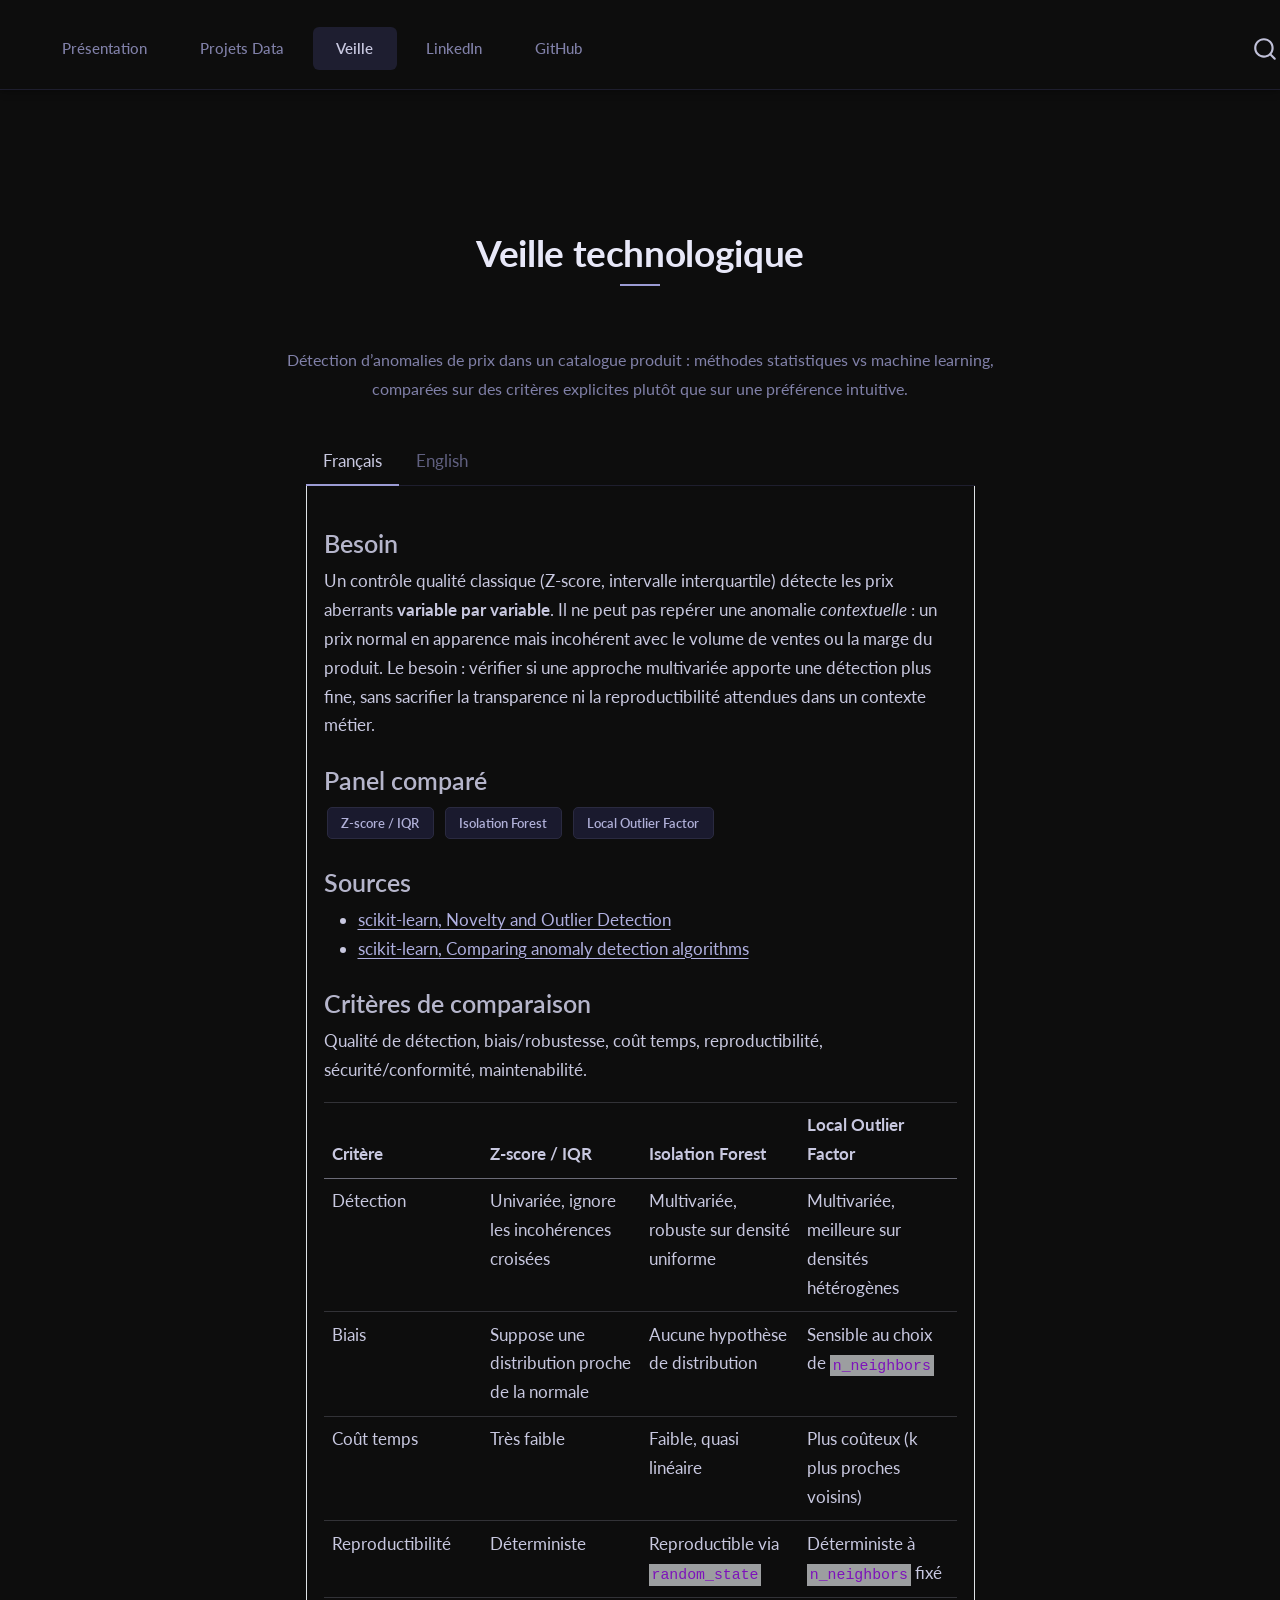
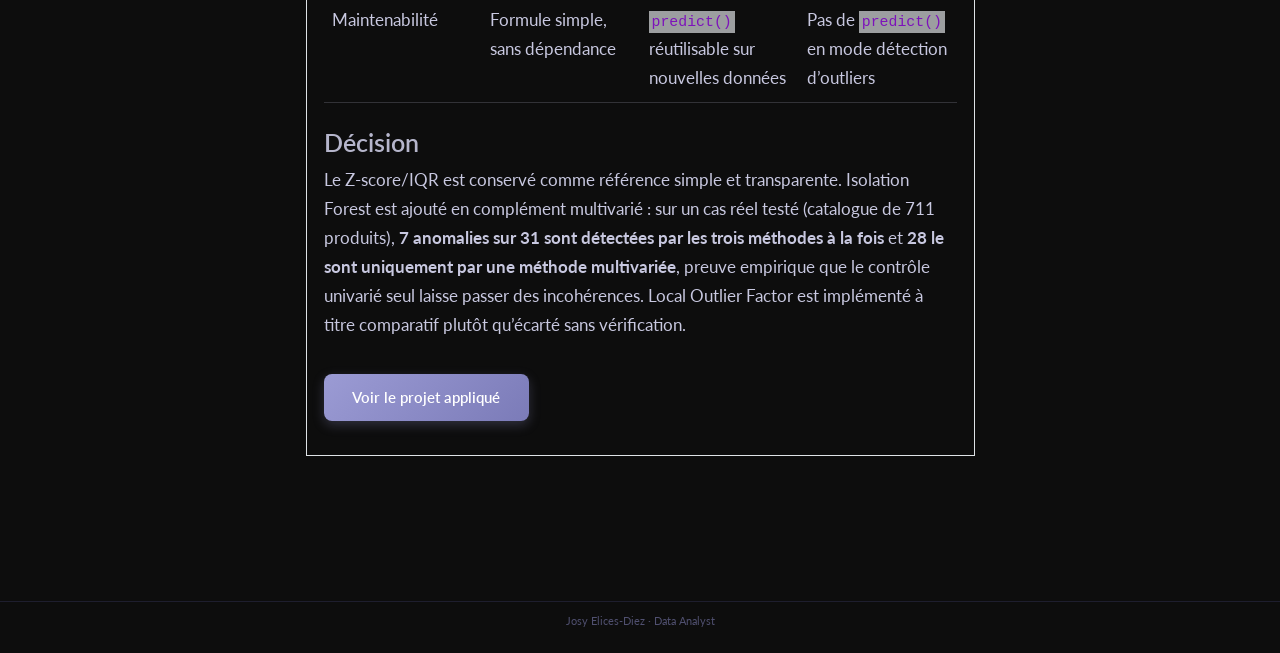
<file: docs/veille.html>
<!DOCTYPE html>
<html xmlns="http://www.w3.org/1999/xhtml" lang="en" xml:lang="en"><head>

<meta charset="utf-8">
<meta name="generator" content="quarto-1.9.38">

<meta name="viewport" content="width=device-width, initial-scale=1.0, user-scalable=yes">


<title>veille – PORTFOLIO 2026</title>
<style>
/* Default styles provided by pandoc.
** See https://pandoc.org/MANUAL.html#variables-for-html for config info.
*/
code{white-space: pre-wrap;}
span.smallcaps{font-variant: small-caps;}
div.columns{display: flex; gap: min(4vw, 1.5em);}
div.column{flex: auto; overflow-x: auto;}
div.hanging-indent{margin-left: 1.5em; text-indent: -1.5em;}
ul.task-list{list-style: none;}
ul.task-list li input[type="checkbox"] {
  width: 0.8em;
  margin: 0 0.8em 0.2em -1em; /* quarto-specific, see https://github.com/quarto-dev/quarto-cli/issues/4556 */ 
  vertical-align: middle;
}
</style>


<script src="site_libs/quarto-nav/quarto-nav.js"></script>
<script src="site_libs/clipboard/clipboard.min.js"></script>
<script src="site_libs/quarto-search/autocomplete.umd.js"></script>
<script src="site_libs/quarto-search/fuse.min.js"></script>
<script src="site_libs/quarto-search/quarto-search.js"></script>
<meta name="quarto:offset" content="./">
<link href="./assets/favicon.png" rel="icon" type="image/png">
<script src="site_libs/quarto-html/quarto.js" type="module"></script>
<script src="site_libs/quarto-html/tabsets/tabsets.js" type="module"></script>
<script src="site_libs/quarto-html/popper.min.js"></script>
<script src="site_libs/quarto-html/tippy.umd.min.js"></script>
<script src="site_libs/quarto-html/anchor.min.js"></script>
<link href="site_libs/quarto-html/tippy.css" rel="stylesheet">
<link href="site_libs/quarto-html/quarto-syntax-highlighting-dark-0a6b7249c26820e032cb0bd839ff02b1.css" rel="stylesheet" id="quarto-text-highlighting-styles">
<script src="site_libs/bootstrap/bootstrap.min.js"></script>
<link href="site_libs/bootstrap/bootstrap-icons.css" rel="stylesheet">
<link href="site_libs/bootstrap/bootstrap-ee089b5cd8c331d37006e611d21b4011.min.css" rel="stylesheet" append-hash="true" id="quarto-bootstrap" data-mode="dark">
<script id="quarto-search-options" type="application/json">{
  "location": "navbar",
  "copy-button": false,
  "collapse-after": 3,
  "panel-placement": "end",
  "type": "overlay",
  "limit": 50,
  "keyboard-shortcut": [
    "f",
    "/",
    "s"
  ],
  "show-item-context": false,
  "language": {
    "search-no-results-text": "No results",
    "search-matching-documents-text": "matching documents",
    "search-copy-link-title": "Copy link to search",
    "search-hide-matches-text": "Hide additional matches",
    "search-more-match-text": "more match in this document",
    "search-more-matches-text": "more matches in this document",
    "search-clear-button-title": "Clear",
    "search-text-placeholder": "",
    "search-detached-cancel-button-title": "Cancel",
    "search-submit-button-title": "Submit",
    "search-label": "Search"
  }
}</script>
<style>html{ scroll-behavior: smooth; }</style>


</head>

<body class="nav-fixed quarto-light">

<div id="quarto-search-results"></div>
  <header id="quarto-header" class="headroom fixed-top">
    <nav class="navbar navbar-expand-lg " data-bs-theme="dark">
      <div class="navbar-container container-fluid">
      <div class="navbar-brand-container mx-auto">
    <a class="navbar-brand" href="./index.html">
    <span class="navbar-title">PORTFOLIO 2026</span>
    </a>
  </div>
            <div id="quarto-search" class="" title="Search"></div>
          <button class="navbar-toggler" type="button" data-bs-toggle="collapse" data-bs-target="#navbarCollapse" aria-controls="navbarCollapse" role="menu" aria-expanded="false" aria-label="Toggle navigation" onclick="if (window.quartoToggleHeadroom) { window.quartoToggleHeadroom(); }">
  <span class="navbar-toggler-icon"></span>
</button>
          <div class="collapse navbar-collapse" id="navbarCollapse">
            <ul class="navbar-nav navbar-nav-scroll me-auto">
  <li class="nav-item">
    <a class="nav-link" href="./index.html"> 
<span class="menu-text">Présentation</span></a>
  </li>  
  <li class="nav-item">
    <a class="nav-link" href="./projets.html"> 
<span class="menu-text">Projets Data</span></a>
  </li>  
  <li class="nav-item">
    <a class="nav-link active" href="./veille.html" aria-current="page"> 
<span class="menu-text">Veille</span></a>
  </li>  
  <li class="nav-item">
    <a class="nav-link" href="https://www.linkedin.com/in/josy-elices-diez-03523225a/"> 
<span class="menu-text">LinkedIn</span></a>
  </li>  
  <li class="nav-item">
    <a class="nav-link" href="https://github.com/Elicesjo"> 
<span class="menu-text">GitHub</span></a>
  </li>  
</ul>
          </div> <!-- /navcollapse -->
            <div class="quarto-navbar-tools">
</div>
      </div> <!-- /container-fluid -->
    </nav>
</header>
<!-- content -->
<div id="quarto-content" class="quarto-container page-columns page-rows-contents page-layout-full page-navbar">
<!-- sidebar -->
<!-- margin-sidebar -->
    
<!-- main -->
<main class="content column-page" id="quarto-document-content"><header id="title-block-header" class="quarto-title-block"></header>




<section id="veille-technologique" class="level1 page-hero">
<h1>Veille technologique</h1>
<div class="underline-bar">

</div>
</section>
<div class="section-intro">
<p>Détection d’anomalies de prix dans un catalogue produit : méthodes statistiques vs machine learning, comparées sur des critères explicites plutôt que sur une préférence intuitive.</p>
</div>
<div class="about-content">
<div class="tabset-margin-container"></div><div class="panel-tabset">
<ul class="nav nav-tabs" role="tablist"><li class="nav-item" role="presentation"><a class="nav-link active" id="tabset-1-1-tab" data-bs-toggle="tab" data-bs-target="#tabset-1-1" role="tab" aria-controls="tabset-1-1" aria-selected="true" href="">Français</a></li><li class="nav-item" role="presentation"><a class="nav-link" id="tabset-1-2-tab" data-bs-toggle="tab" data-bs-target="#tabset-1-2" role="tab" aria-controls="tabset-1-2" aria-selected="false" href="">English</a></li></ul>
<div class="tab-content">
<div id="tabset-1-1" class="tab-pane active" role="tabpanel" aria-labelledby="tabset-1-1-tab">
<section id="besoin" class="level3">
<h3 class="anchored" data-anchor-id="besoin">Besoin</h3>
<p>Un contrôle qualité classique (Z-score, intervalle interquartile) détecte les prix aberrants <strong>variable par variable</strong>. Il ne peut pas repérer une anomalie <em>contextuelle</em> : un prix normal en apparence mais incohérent avec le volume de ventes ou la marge du produit. Le besoin : vérifier si une approche multivariée apporte une détection plus fine, sans sacrifier la transparence ni la reproductibilité attendues dans un contexte métier.</p>
</section>
<section id="panel-comparé" class="level3">
<h3 class="anchored" data-anchor-id="panel-comparé">Panel comparé</h3>
<p><span class="tool-badge">Z-score / IQR</span> <span class="tool-badge">Isolation Forest</span> <span class="tool-badge">Local Outlier Factor</span></p>
</section>
<section id="sources" class="level3">
<h3 class="anchored" data-anchor-id="sources">Sources</h3>
<ul>
<li><a href="https://scikit-learn.org/stable/modules/outlier_detection.html">scikit-learn, Novelty and Outlier Detection</a></li>
<li><a href="https://scikit-learn.org/stable/auto_examples/miscellaneous/plot_anomaly_comparison.html">scikit-learn, Comparing anomaly detection algorithms</a></li>
</ul>
</section>
<section id="critères-de-comparaison" class="level3">
<h3 class="anchored" data-anchor-id="critères-de-comparaison">Critères de comparaison</h3>
<p>Qualité de détection, biais/robustesse, coût temps, reproductibilité, sécurité/conformité, maintenabilité.</p>
<table class="caption-top table">
<colgroup>
<col style="width: 25%">
<col style="width: 25%">
<col style="width: 25%">
<col style="width: 25%">
</colgroup>
<thead>
<tr class="header">
<th>Critère</th>
<th>Z-score / IQR</th>
<th>Isolation Forest</th>
<th>Local Outlier Factor</th>
</tr>
</thead>
<tbody>
<tr class="odd">
<td>Détection</td>
<td>Univariée, ignore les incohérences croisées</td>
<td>Multivariée, robuste sur densité uniforme</td>
<td>Multivariée, meilleure sur densités hétérogènes</td>
</tr>
<tr class="even">
<td>Biais</td>
<td>Suppose une distribution proche de la normale</td>
<td>Aucune hypothèse de distribution</td>
<td>Sensible au choix de <code>n_neighbors</code></td>
</tr>
<tr class="odd">
<td>Coût temps</td>
<td>Très faible</td>
<td>Faible, quasi linéaire</td>
<td>Plus coûteux (k plus proches voisins)</td>
</tr>
<tr class="even">
<td>Reproductibilité</td>
<td>Déterministe</td>
<td>Reproductible via <code>random_state</code></td>
<td>Déterministe à <code>n_neighbors</code> fixé</td>
</tr>
<tr class="odd">
<td>Maintenabilité</td>
<td>Formule simple, sans dépendance</td>
<td><code>predict()</code> réutilisable sur nouvelles données</td>
<td>Pas de <code>predict()</code> en mode détection d’outliers</td>
</tr>
</tbody>
</table>
</section>
<section id="décision" class="level3">
<h3 class="anchored" data-anchor-id="décision">Décision</h3>
<p>Le Z-score/IQR est conservé comme référence simple et transparente. Isolation Forest est ajouté en complément multivarié : sur un cas réel testé (catalogue de 711 produits), <strong>7 anomalies sur 31 sont détectées par les trois méthodes à la fois</strong> et <strong>28 le sont uniquement par une méthode multivariée</strong>, preuve empirique que le contrôle univarié seul laisse passer des incohérences. Local Outlier Factor est implémenté à titre comparatif plutôt qu’écarté sans vérification.</p>
<p><a href="projets/detection-anomalies-prix/" class="cta-btn" style="display:inline-block;margin-top:1rem;">Voir le projet appliqué</a></p>
</section>
</div>
<div id="tabset-1-2" class="tab-pane" role="tabpanel" aria-labelledby="tabset-1-2-tab">
<section id="need" class="level3">
<h3 class="anchored" data-anchor-id="need">Need</h3>
<p>A classic quality check (Z-score, interquartile range) flags price outliers <strong>one variable at a time</strong>. It cannot catch a <em>contextual</em> anomaly: a price that looks normal in isolation but is inconsistent with the product’s sales volume or margin. The need: check whether a multivariate approach catches more without sacrificing transparency or reproducibility.</p>
</section>
<section id="panel-compared" class="level3">
<h3 class="anchored" data-anchor-id="panel-compared">Panel compared</h3>
<p><span class="tool-badge">Z-score / IQR</span> <span class="tool-badge">Isolation Forest</span> <span class="tool-badge">Local Outlier Factor</span></p>
</section>
<section id="sources-1" class="level3">
<h3 class="anchored" data-anchor-id="sources-1">Sources</h3>
<ul>
<li><a href="https://scikit-learn.org/stable/modules/outlier_detection.html">scikit-learn, Novelty and Outlier Detection</a></li>
<li><a href="https://scikit-learn.org/stable/auto_examples/miscellaneous/plot_anomaly_comparison.html">scikit-learn, Comparing anomaly detection algorithms</a></li>
</ul>
</section>
<section id="comparison-criteria" class="level3">
<h3 class="anchored" data-anchor-id="comparison-criteria">Comparison criteria</h3>
<p>Detection quality, bias/robustness, time cost, reproducibility, security/compliance, maintainability.</p>
<table class="caption-top table">
<colgroup>
<col style="width: 25%">
<col style="width: 25%">
<col style="width: 25%">
<col style="width: 25%">
</colgroup>
<thead>
<tr class="header">
<th>Criterion</th>
<th>Z-score / IQR</th>
<th>Isolation Forest</th>
<th>Local Outlier Factor</th>
</tr>
</thead>
<tbody>
<tr class="odd">
<td>Detection</td>
<td>Univariate, misses cross-variable inconsistencies</td>
<td>Multivariate, robust on uniform density</td>
<td>Multivariate, better on heterogeneous densities</td>
</tr>
<tr class="even">
<td>Bias</td>
<td>Assumes near-normal distribution</td>
<td>No distribution assumption</td>
<td>Sensitive to <code>n_neighbors</code> choice</td>
</tr>
<tr class="odd">
<td>Time cost</td>
<td>Very low</td>
<td>Low, near-linear</td>
<td>Higher (k-nearest-neighbor lookups)</td>
</tr>
<tr class="even">
<td>Reproducibility</td>
<td>Deterministic</td>
<td>Reproducible via <code>random_state</code></td>
<td>Deterministic at fixed <code>n_neighbors</code></td>
</tr>
<tr class="odd">
<td>Maintainability</td>
<td>Simple formula, no dependency</td>
<td>Reusable <code>predict()</code> on new data</td>
<td>No <code>predict()</code> in outlier-detection mode</td>
</tr>
</tbody>
</table>
</section>
<section id="decision" class="level3">
<h3 class="anchored" data-anchor-id="decision">Decision</h3>
<p>Z-score/IQR stays as the simple, transparent baseline. Isolation Forest is added as a multivariate complement: on a real case (a 711-product catalog), <strong>7 out of 31 anomalies are flagged by all three methods</strong>, and <strong>28 are caught only by a multivariate method</strong>, empirical proof that the univariate check alone misses real inconsistencies. Local Outlier Factor is implemented for comparison rather than dismissed without evidence.</p>
<p><a href="projets/detection-anomalies-prix/" class="cta-btn" style="display:inline-block;margin-top:1rem;">See the applied project</a></p>
</section>
</div>
</div>
</div>
</div>



</main> <!-- /main -->
<script id="quarto-html-after-body" type="application/javascript">
  window.document.addEventListener("DOMContentLoaded", function (event) {
    const icon = "";
    const anchorJS = new window.AnchorJS();
    anchorJS.options = {
      placement: 'right',
      icon: icon
    };
    anchorJS.add('.anchored');
    const isCodeAnnotation = (el) => {
      for (const clz of el.classList) {
        if (clz.startsWith('code-annotation-')) {                     
          return true;
        }
      }
      return false;
    }
    const onCopySuccess = function(e) {
      // button target
      const button = e.trigger;
      // don't keep focus
      button.blur();
      // flash "checked"
      button.classList.add('code-copy-button-checked');
      var currentTitle = button.getAttribute("title");
      button.setAttribute("title", "Copied!");
      let tooltip;
      if (window.bootstrap) {
        button.setAttribute("data-bs-toggle", "tooltip");
        button.setAttribute("data-bs-placement", "left");
        button.setAttribute("data-bs-title", "Copied!");
        tooltip = new bootstrap.Tooltip(button, 
          { trigger: "manual", 
            customClass: "code-copy-button-tooltip",
            offset: [0, -8]});
        tooltip.show();    
      }
      setTimeout(function() {
        if (tooltip) {
          tooltip.hide();
          button.removeAttribute("data-bs-title");
          button.removeAttribute("data-bs-toggle");
          button.removeAttribute("data-bs-placement");
        }
        button.setAttribute("title", currentTitle);
        button.classList.remove('code-copy-button-checked');
      }, 1000);
      // clear code selection
      e.clearSelection();
    }
    const getTextToCopy = function(trigger) {
      const outerScaffold = trigger.parentElement.cloneNode(true);
      const codeEl = outerScaffold.querySelector('code');
      for (const childEl of codeEl.children) {
        if (isCodeAnnotation(childEl)) {
          childEl.remove();
        }
      }
      return codeEl.innerText;
    }
    const clipboard = new window.ClipboardJS('.code-copy-button:not([data-in-quarto-modal])', {
      text: getTextToCopy
    });
    clipboard.on('success', onCopySuccess);
    if (window.document.getElementById('quarto-embedded-source-code-modal')) {
      const clipboardModal = new window.ClipboardJS('.code-copy-button[data-in-quarto-modal]', {
        text: getTextToCopy,
        container: window.document.getElementById('quarto-embedded-source-code-modal')
      });
      clipboardModal.on('success', onCopySuccess);
    }
      var localhostRegex = new RegExp(/^(?:http|https):\/\/localhost\:?[0-9]*\//);
      var mailtoRegex = new RegExp(/^mailto:/);
        var filterRegex = new RegExp('/' + window.location.host + '/');
      var isInternal = (href) => {
          return filterRegex.test(href) || localhostRegex.test(href) || mailtoRegex.test(href);
      }
      // Inspect non-navigation links and adorn them if external
     var links = window.document.querySelectorAll('a[href]:not(.nav-link):not(.navbar-brand):not(.toc-action):not(.sidebar-link):not(.sidebar-item-toggle):not(.pagination-link):not(.no-external):not([aria-hidden]):not(.dropdown-item):not(.quarto-navigation-tool):not(.about-link)');
      for (var i=0; i<links.length; i++) {
        const link = links[i];
        if (!isInternal(link.href)) {
          // undo the damage that might have been done by quarto-nav.js in the case of
          // links that we want to consider external
          if (link.dataset.originalHref !== undefined) {
            link.href = link.dataset.originalHref;
          }
        }
      }
    function tippyHover(el, contentFn, onTriggerFn, onUntriggerFn) {
      const config = {
        allowHTML: true,
        maxWidth: 500,
        delay: 100,
        arrow: false,
        appendTo: function(el) {
            return el.parentElement;
        },
        interactive: true,
        interactiveBorder: 10,
        theme: 'quarto',
        placement: 'bottom-start',
      };
      if (contentFn) {
        config.content = contentFn;
      }
      if (onTriggerFn) {
        config.onTrigger = onTriggerFn;
      }
      if (onUntriggerFn) {
        config.onUntrigger = onUntriggerFn;
      }
      window.tippy(el, config); 
    }
    const noterefs = window.document.querySelectorAll('a[role="doc-noteref"]');
    for (var i=0; i<noterefs.length; i++) {
      const ref = noterefs[i];
      tippyHover(ref, function() {
        // use id or data attribute instead here
        let href = ref.getAttribute('data-footnote-href') || ref.getAttribute('href');
        try { href = new URL(href).hash; } catch {}
        const id = href.replace(/^#\/?/, "");
        const note = window.document.getElementById(id);
        if (note) {
          return note.innerHTML;
        } else {
          return "";
        }
      });
    }
    const xrefs = window.document.querySelectorAll('a.quarto-xref');
    const processXRef = (id, note) => {
      // Strip column container classes
      const stripColumnClz = (el) => {
        el.classList.remove("page-full", "page-columns");
        if (el.children) {
          for (const child of el.children) {
            stripColumnClz(child);
          }
        }
      }
      stripColumnClz(note)
      if (id === null || id.startsWith('sec-')) {
        // Special case sections, only their first couple elements
        const container = document.createElement("div");
        if (note.children && note.children.length > 2) {
          container.appendChild(note.children[0].cloneNode(true));
          for (let i = 1; i < note.children.length; i++) {
            const child = note.children[i];
            if (child.tagName === "P" && child.innerText === "") {
              continue;
            } else {
              container.appendChild(child.cloneNode(true));
              break;
            }
          }
          if (window.Quarto?.typesetMath) {
            window.Quarto.typesetMath(container);
          }
          return container.innerHTML
        } else {
          if (window.Quarto?.typesetMath) {
            window.Quarto.typesetMath(note);
          }
          return note.innerHTML;
        }
      } else {
        // Remove any anchor links if they are present
        const anchorLink = note.querySelector('a.anchorjs-link');
        if (anchorLink) {
          anchorLink.remove();
        }
        if (window.Quarto?.typesetMath) {
          window.Quarto.typesetMath(note);
        }
        if (note.classList.contains("callout")) {
          return note.outerHTML;
        } else {
          return note.innerHTML;
        }
      }
    }
    for (var i=0; i<xrefs.length; i++) {
      const xref = xrefs[i];
      tippyHover(xref, undefined, function(instance) {
        instance.disable();
        let url = xref.getAttribute('href');
        let hash = undefined; 
        if (url.startsWith('#')) {
          hash = url;
        } else {
          try { hash = new URL(url).hash; } catch {}
        }
        if (hash) {
          const id = hash.replace(/^#\/?/, "");
          const note = window.document.getElementById(id);
          if (note !== null) {
            try {
              const html = processXRef(id, note.cloneNode(true));
              instance.setContent(html);
            } finally {
              instance.enable();
              instance.show();
            }
          } else {
            // See if we can fetch this
            fetch(url.split('#')[0])
            .then(res => res.text())
            .then(html => {
              const parser = new DOMParser();
              const htmlDoc = parser.parseFromString(html, "text/html");
              const note = htmlDoc.getElementById(id);
              if (note !== null) {
                const html = processXRef(id, note);
                instance.setContent(html);
              } 
            }).finally(() => {
              instance.enable();
              instance.show();
            });
          }
        } else {
          // See if we can fetch a full url (with no hash to target)
          // This is a special case and we should probably do some content thinning / targeting
          fetch(url)
          .then(res => res.text())
          .then(html => {
            const parser = new DOMParser();
            const htmlDoc = parser.parseFromString(html, "text/html");
            const note = htmlDoc.querySelector('main.content');
            if (note !== null) {
              // This should only happen for chapter cross references
              // (since there is no id in the URL)
              // remove the first header
              if (note.children.length > 0 && note.children[0].tagName === "HEADER") {
                note.children[0].remove();
              }
              const html = processXRef(null, note);
              instance.setContent(html);
            } 
          }).finally(() => {
            instance.enable();
            instance.show();
          });
        }
      }, function(instance) {
      });
    }
        let selectedAnnoteEl;
        const selectorForAnnotation = ( cell, annotation) => {
          let cellAttr = 'data-code-cell="' + cell + '"';
          let lineAttr = 'data-code-annotation="' +  annotation + '"';
          const selector = 'span[' + cellAttr + '][' + lineAttr + ']';
          return selector;
        }
        const selectCodeLines = (annoteEl) => {
          const doc = window.document;
          const targetCell = annoteEl.getAttribute("data-target-cell");
          const targetAnnotation = annoteEl.getAttribute("data-target-annotation");
          const annoteSpan = window.document.querySelector(selectorForAnnotation(targetCell, targetAnnotation));
          const lines = annoteSpan.getAttribute("data-code-lines").split(",");
          const lineIds = lines.map((line) => {
            return targetCell + "-" + line;
          })
          let top = null;
          let height = null;
          let parent = null;
          if (lineIds.length > 0) {
              //compute the position of the single el (top and bottom and make a div)
              const el = window.document.getElementById(lineIds[0]);
              top = el.offsetTop;
              height = el.offsetHeight;
              parent = el.parentElement.parentElement;
            if (lineIds.length > 1) {
              const lastEl = window.document.getElementById(lineIds[lineIds.length - 1]);
              const bottom = lastEl.offsetTop + lastEl.offsetHeight;
              height = bottom - top;
            }
            if (top !== null && height !== null && parent !== null) {
              // cook up a div (if necessary) and position it 
              let div = window.document.getElementById("code-annotation-line-highlight");
              if (div === null) {
                div = window.document.createElement("div");
                div.setAttribute("id", "code-annotation-line-highlight");
                div.style.position = 'absolute';
                parent.appendChild(div);
              }
              div.style.top = top - 2 + "px";
              div.style.height = height + 4 + "px";
              div.style.left = 0;
              let gutterDiv = window.document.getElementById("code-annotation-line-highlight-gutter");
              if (gutterDiv === null) {
                gutterDiv = window.document.createElement("div");
                gutterDiv.setAttribute("id", "code-annotation-line-highlight-gutter");
                gutterDiv.style.position = 'absolute';
                const codeCell = window.document.getElementById(targetCell);
                const gutter = codeCell.querySelector('.code-annotation-gutter');
                gutter.appendChild(gutterDiv);
              }
              gutterDiv.style.top = top - 2 + "px";
              gutterDiv.style.height = height + 4 + "px";
            }
            selectedAnnoteEl = annoteEl;
          }
        };
        const unselectCodeLines = () => {
          const elementsIds = ["code-annotation-line-highlight", "code-annotation-line-highlight-gutter"];
          elementsIds.forEach((elId) => {
            const div = window.document.getElementById(elId);
            if (div) {
              div.remove();
            }
          });
          selectedAnnoteEl = undefined;
        };
          // Handle positioning of the toggle
      window.addEventListener(
        "resize",
        throttle(() => {
          elRect = undefined;
          if (selectedAnnoteEl) {
            selectCodeLines(selectedAnnoteEl);
          }
        }, 10)
      );
      function throttle(fn, ms) {
      let throttle = false;
      let timer;
        return (...args) => {
          if(!throttle) { // first call gets through
              fn.apply(this, args);
              throttle = true;
          } else { // all the others get throttled
              if(timer) clearTimeout(timer); // cancel #2
              timer = setTimeout(() => {
                fn.apply(this, args);
                timer = throttle = false;
              }, ms);
          }
        };
      }
        // Attach click handler to the DT
        const annoteDls = window.document.querySelectorAll('dt[data-target-cell]');
        for (const annoteDlNode of annoteDls) {
          annoteDlNode.addEventListener('click', (event) => {
            const clickedEl = event.target;
            if (clickedEl !== selectedAnnoteEl) {
              unselectCodeLines();
              const activeEl = window.document.querySelector('dt[data-target-cell].code-annotation-active');
              if (activeEl) {
                activeEl.classList.remove('code-annotation-active');
              }
              selectCodeLines(clickedEl);
              clickedEl.classList.add('code-annotation-active');
            } else {
              // Unselect the line
              unselectCodeLines();
              clickedEl.classList.remove('code-annotation-active');
            }
          });
        }
    const findCites = (el) => {
      const parentEl = el.parentElement;
      if (parentEl) {
        const cites = parentEl.dataset.cites;
        if (cites) {
          return {
            el,
            cites: cites.split(' ')
          };
        } else {
          return findCites(el.parentElement)
        }
      } else {
        return undefined;
      }
    };
    var bibliorefs = window.document.querySelectorAll('a[role="doc-biblioref"]');
    for (var i=0; i<bibliorefs.length; i++) {
      const ref = bibliorefs[i];
      const citeInfo = findCites(ref);
      if (citeInfo) {
        tippyHover(citeInfo.el, function() {
          var popup = window.document.createElement('div');
          citeInfo.cites.forEach(function(cite) {
            var citeDiv = window.document.createElement('div');
            citeDiv.classList.add('hanging-indent');
            citeDiv.classList.add('csl-entry');
            var biblioDiv = window.document.getElementById('ref-' + cite);
            if (biblioDiv) {
              citeDiv.innerHTML = biblioDiv.innerHTML;
            }
            popup.appendChild(citeDiv);
          });
          return popup.innerHTML;
        });
      }
    }
  });
  </script>
</div> <!-- /content -->
<footer class="footer">
  <div class="nav-footer">
    <div class="nav-footer-left">
      &nbsp;
    </div>   
    <div class="nav-footer-center">
<p>Josy Elices-Diez · Data Analyst</p>
</div>
    <div class="nav-footer-right">
      &nbsp;
    </div>
  </div>
</footer>




<script src="site_libs/quarto-html/zenscroll-min.js"></script>
</body></html>
</file>
<file: docs/site_libs/quarto-html/tippy.css>
.tippy-box[data-animation=fade][data-state=hidden]{opacity:0}[data-tippy-root]{max-width:calc(100vw - 10px)}.tippy-box{position:relative;background-color:#333;color:#fff;border-radius:4px;font-size:14px;line-height:1.4;white-space:normal;outline:0;transition-property:transform,visibility,opacity}.tippy-box[data-placement^=top]>.tippy-arrow{bottom:0}.tippy-box[data-placement^=top]>.tippy-arrow:before{bottom:-7px;left:0;border-width:8px 8px 0;border-top-color:initial;transform-origin:center top}.tippy-box[data-placement^=bottom]>.tippy-arrow{top:0}.tippy-box[data-placement^=bottom]>.tippy-arrow:before{top:-7px;left:0;border-width:0 8px 8px;border-bottom-color:initial;transform-origin:center bottom}.tippy-box[data-placement^=left]>.tippy-arrow{right:0}.tippy-box[data-placement^=left]>.tippy-arrow:before{border-width:8px 0 8px 8px;border-left-color:initial;right:-7px;transform-origin:center left}.tippy-box[data-placement^=right]>.tippy-arrow{left:0}.tippy-box[data-placement^=right]>.tippy-arrow:before{left:-7px;border-width:8px 8px 8px 0;border-right-color:initial;transform-origin:center right}.tippy-box[data-inertia][data-state=visible]{transition-timing-function:cubic-bezier(.54,1.5,.38,1.11)}.tippy-arrow{width:16px;height:16px;color:#333}.tippy-arrow:before{content:"";position:absolute;border-color:transparent;border-style:solid}.tippy-content{position:relative;padding:5px 9px;z-index:1}
</file>
<file: docs/site_libs/quarto-html/quarto-syntax-highlighting-dark-d0ae9245876894da5ac7e18953ecc5cc.css>
/* quarto syntax highlight colors */
:root {
  --quarto-hl-al-color: #f07178;
  --quarto-hl-an-color: #d4d0ab;
  --quarto-hl-at-color: #00e0e0;
  --quarto-hl-bn-color: #d4d0ab;
  --quarto-hl-bu-color: #abe338;
  --quarto-hl-ch-color: #abe338;
  --quarto-hl-co-color: #f8f8f2;
  --quarto-hl-cv-color: #ffd700;
  --quarto-hl-cn-color: #ffd700;
  --quarto-hl-cf-color: #ffa07a;
  --quarto-hl-dt-color: #ffa07a;
  --quarto-hl-dv-color: #d4d0ab;
  --quarto-hl-do-color: #f8f8f2;
  --quarto-hl-er-color: #f07178;
  --quarto-hl-ex-color: #00e0e0;
  --quarto-hl-fl-color: #d4d0ab;
  --quarto-hl-fu-color: #ffa07a;
  --quarto-hl-im-color: #abe338;
  --quarto-hl-in-color: #d4d0ab;
  --quarto-hl-kw-color: #ffa07a;
  --quarto-hl-op-color: #ffa07a;
  --quarto-hl-ot-color: #00e0e0;
  --quarto-hl-pp-color: #dcc6e0;
  --quarto-hl-re-color: #00e0e0;
  --quarto-hl-sc-color: #abe338;
  --quarto-hl-ss-color: #abe338;
  --quarto-hl-st-color: #abe338;
  --quarto-hl-va-color: #00e0e0;
  --quarto-hl-vs-color: #abe338;
  --quarto-hl-wa-color: #dcc6e0;
}

/* other quarto variables */
:root {
  --quarto-font-monospace: SFMono-Regular, Menlo, Monaco, Consolas, "Liberation Mono", "Courier New", monospace;
}

/* syntax highlight based on Pandoc's rules */
pre > code.sourceCode > span {
  color: #f8f8f2;
}

code.sourceCode > span {
  color: #f8f8f2;
}

div.sourceCode,
div.sourceCode pre.sourceCode {
  color: #f8f8f2;
}

/* Normal */
code span {
  color: #f8f8f2;
}

/* Alert */
code span.al {
  color: #f07178;
}

/* Annotation */
code span.an {
  color: #d4d0ab;
}

/* Attribute */
code span.at {
  color: #00e0e0;
}

/* BaseN */
code span.bn {
  color: #d4d0ab;
}

/* BuiltIn */
code span.bu {
  color: #abe338;
}

/* ControlFlow */
code span.cf {
  font-weight: bold;
  color: #ffa07a;
}

/* Char */
code span.ch {
  color: #abe338;
}

/* Constant */
code span.cn {
  color: #ffd700;
}

/* Comment */
code span.co {
  font-style: italic;
  color: #f8f8f2;
}

/* CommentVar */
code span.cv {
  color: #ffd700;
}

/* Documentation */
code span.do {
  color: #f8f8f2;
}

/* DataType */
code span.dt {
  color: #ffa07a;
}

/* DecVal */
code span.dv {
  color: #d4d0ab;
}

/* Error */
code span.er {
  color: #f07178;
  text-decoration: underline;
}

/* Extension */
code span.ex {
  font-weight: bold;
  color: #00e0e0;
}

/* Float */
code span.fl {
  color: #d4d0ab;
}

/* Function */
code span.fu {
  color: #ffa07a;
}

/* Import */
code span.im {
  color: #abe338;
}

/* Information */
code span.in {
  color: #d4d0ab;
}

/* Keyword */
code span.kw {
  font-weight: bold;
  color: #ffa07a;
}

/* Operator */
code span.op {
  color: #ffa07a;
}

/* Other */
code span.ot {
  color: #00e0e0;
}

/* Preprocessor */
code span.pp {
  color: #dcc6e0;
}

/* RegionMarker */
code span.re {
  background-color: #f8f8f2;
  color: #00e0e0;
}

/* SpecialChar */
code span.sc {
  color: #abe338;
}

/* SpecialString */
code span.ss {
  color: #abe338;
}

/* String */
code span.st {
  color: #abe338;
}

/* Variable */
code span.va {
  color: #00e0e0;
}

/* VerbatimString */
code span.vs {
  color: #abe338;
}

/* Warning */
code span.wa {
  color: #dcc6e0;
}

.prevent-inlining {
  content: "</";
}

/*# sourceMappingURL=e2dac9153eaf3c552d5043f9565d03d7.css.map */
</file>
<file: docs/site_libs/quarto-html/quarto-syntax-highlighting-dark-0a6b7249c26820e032cb0bd839ff02b1.css>
/* quarto syntax highlight colors */
:root {
  --quarto-hl-al-color: #f07178;
  --quarto-hl-an-color: #d4d0ab;
  --quarto-hl-at-color: #00e0e0;
  --quarto-hl-bn-color: #d4d0ab;
  --quarto-hl-bu-color: #abe338;
  --quarto-hl-ch-color: #abe338;
  --quarto-hl-co-color: #f8f8f2;
  --quarto-hl-cv-color: #ffd700;
  --quarto-hl-cn-color: #ffd700;
  --quarto-hl-cf-color: #ffa07a;
  --quarto-hl-dt-color: #ffa07a;
  --quarto-hl-dv-color: #d4d0ab;
  --quarto-hl-do-color: #f8f8f2;
  --quarto-hl-er-color: #f07178;
  --quarto-hl-ex-color: #00e0e0;
  --quarto-hl-fl-color: #d4d0ab;
  --quarto-hl-fu-color: #ffa07a;
  --quarto-hl-im-color: #abe338;
  --quarto-hl-in-color: #d4d0ab;
  --quarto-hl-kw-color: #ffa07a;
  --quarto-hl-op-color: #ffa07a;
  --quarto-hl-ot-color: #00e0e0;
  --quarto-hl-pp-color: #dcc6e0;
  --quarto-hl-re-color: #00e0e0;
  --quarto-hl-sc-color: #abe338;
  --quarto-hl-ss-color: #abe338;
  --quarto-hl-st-color: #abe338;
  --quarto-hl-va-color: #00e0e0;
  --quarto-hl-vs-color: #abe338;
  --quarto-hl-wa-color: #dcc6e0;
}

/* other quarto variables */
:root {
  --quarto-font-monospace: SFMono-Regular, Menlo, Monaco, Consolas, "Liberation Mono", "Courier New", monospace;
}

/* syntax highlight based on Pandoc's rules */
pre > code.sourceCode > span {
  color: #f8f8f2;
}

code.sourceCode > span {
  color: #f8f8f2;
}

div.sourceCode,
div.sourceCode pre.sourceCode {
  color: #f8f8f2;
}

/* Normal */
code span {
  color: #f8f8f2;
}

/* Alert */
code span.al {
  color: #f07178;
}

/* Annotation */
code span.an {
  color: #d4d0ab;
}

/* Attribute */
code span.at {
  color: #00e0e0;
}

/* BaseN */
code span.bn {
  color: #d4d0ab;
}

/* BuiltIn */
code span.bu {
  color: #abe338;
}

/* ControlFlow */
code span.cf {
  font-weight: bold;
  color: #ffa07a;
}

/* Char */
code span.ch {
  color: #abe338;
}

/* Constant */
code span.cn {
  color: #ffd700;
}

/* Comment */
code span.co {
  font-style: italic;
  color: #f8f8f2;
}

/* CommentVar */
code span.cv {
  color: #ffd700;
}

/* Documentation */
code span.do {
  color: #f8f8f2;
}

/* DataType */
code span.dt {
  color: #ffa07a;
}

/* DecVal */
code span.dv {
  color: #d4d0ab;
}

/* Error */
code span.er {
  color: #f07178;
  text-decoration: underline;
}

/* Extension */
code span.ex {
  font-weight: bold;
  color: #00e0e0;
}

/* Float */
code span.fl {
  color: #d4d0ab;
}

/* Function */
code span.fu {
  color: #ffa07a;
}

/* Import */
code span.im {
  color: #abe338;
}

/* Information */
code span.in {
  color: #d4d0ab;
}

/* Keyword */
code span.kw {
  font-weight: bold;
  color: #ffa07a;
}

/* Operator */
code span.op {
  color: #ffa07a;
}

/* Other */
code span.ot {
  color: #00e0e0;
}

/* Preprocessor */
code span.pp {
  color: #dcc6e0;
}

/* RegionMarker */
code span.re {
  background-color: #f8f8f2;
  color: #00e0e0;
}

/* SpecialChar */
code span.sc {
  color: #abe338;
}

/* SpecialString */
code span.ss {
  color: #abe338;
}

/* String */
code span.st {
  color: #abe338;
}

/* Variable */
code span.va {
  color: #00e0e0;
}

/* VerbatimString */
code span.vs {
  color: #abe338;
}

/* Warning */
code span.wa {
  color: #dcc6e0;
}

.prevent-inlining {
  content: "</";
}

/*# sourceMappingURL=175367c052bafc98bd680af3479823f0.css.map */
</file>
